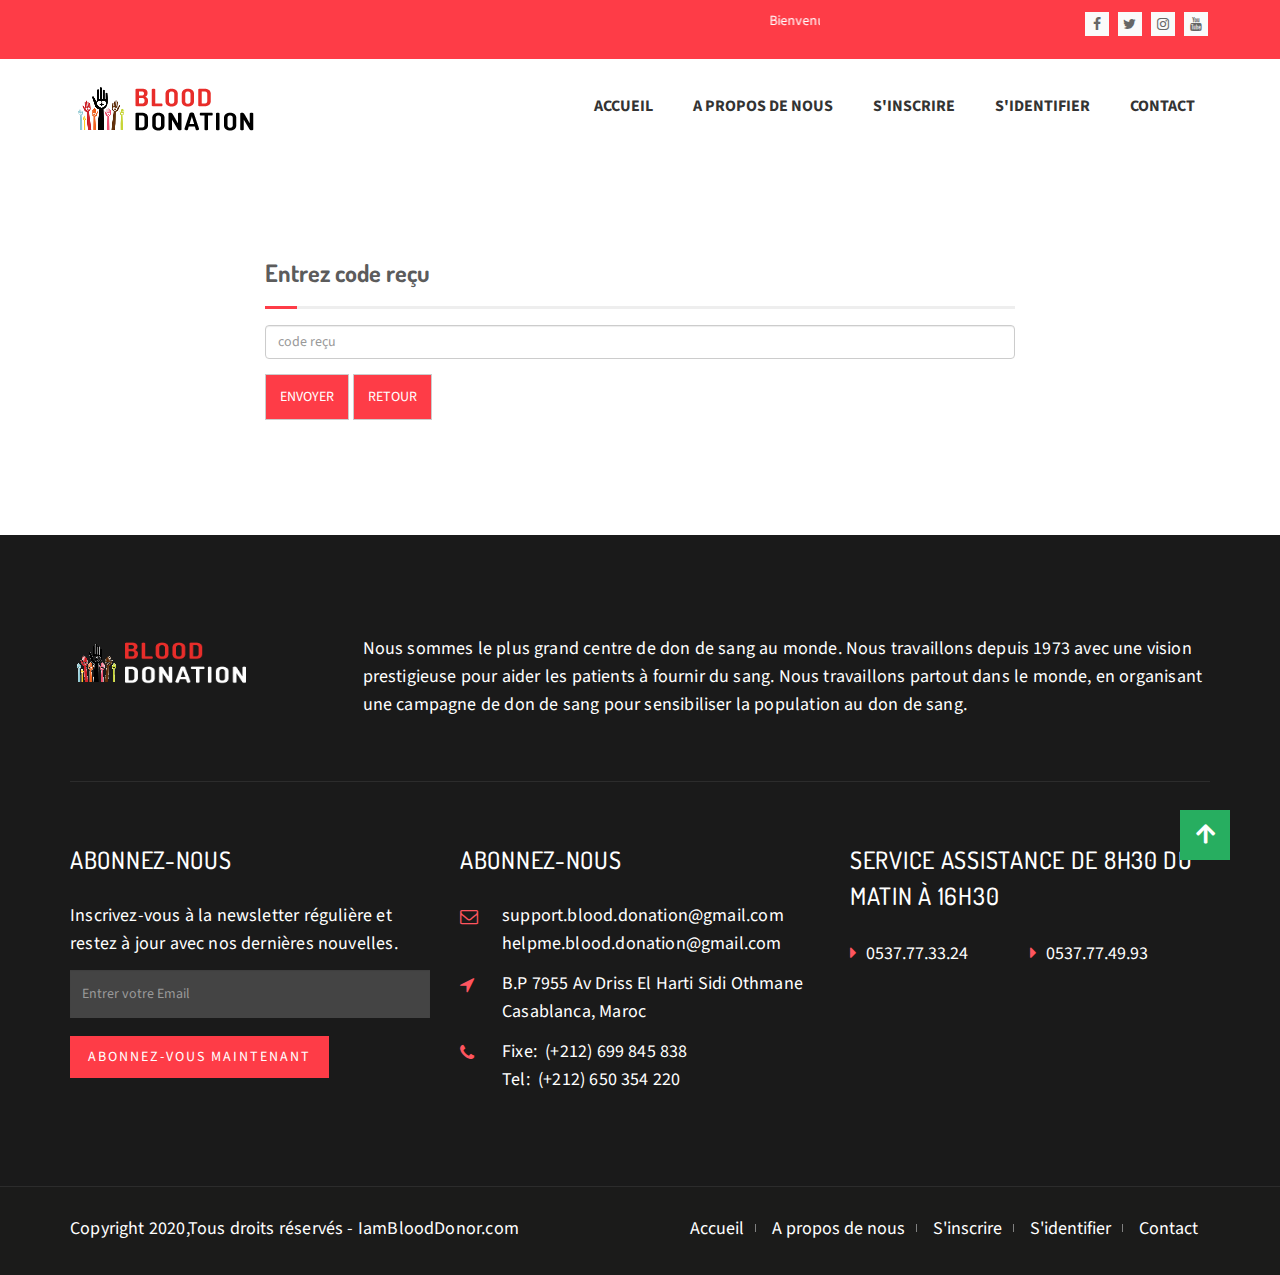
<file: codeverifier.html>
<!DOCTYPE html>
<!--[if IE 8]> <html lang="en" class="ie8"> <![endif]-->
<!--[if !IE]><!-->
<html lang="en">
<!--<![endif]-->

<head>
    <meta charset="utf-8">
    <title>Blood Donation</title>
    <meta name="viewport" content="width=device-width, initial-scale=1, maximum-scale=1">
    <meta name="description" content="Blood Donation">
    <meta name="author" content="xenioushk">
    <link rel="stylesheet" href="https://use.fontawesome.com/releases/v5.4.1/css/all.css">
    <link rel="shortcut icon" href="images/favicon.png" />

    <!-- HTML5 shim, for IE6-8 support of HTML5 elements -->
    <!--[if lt IE 9]>
    <script src="http://html5shim.googlecode.com/svn/trunk/html5.js"></script>
        <![endif]-->

    <!-- The styles -->
    <link rel="stylesheet" href="css/bootstrap.min.css" />
    <link href="css/font-awesome.min.css" rel="stylesheet" type="text/css">
    <link href="https://stackpath.bootstrapcdn.com/font-awesome/4.7.0/css/font-awesome.min.css" rel="stylesheet"
        integrity="sha384-wvfXpqpZZVQGK6TAh5PVlGOfQNHSoD2xbE+QkPxCAFlNEevoEH3Sl0sibVcOQVnN" crossorigin="anonymous">
    <link href="css/animate.css" rel="stylesheet" type="text/css">
    <link href="css/owl.carousel.css" rel="stylesheet" type="text/css">
    <link href="css/venobox.css" rel="stylesheet" type="text/css">
    <link rel="stylesheet" href="css/styles.css" />
<body>
            <!--  HEADER -->
    <header class="main-header clearfix" data-sticky_header="true">

        <div class="top-bar clearfix">

            <div class="container">

                <div class="row">

                    <div class="col-md-8 col-sm-12">

                        <!-- <p>Welcome to blood donation center.</p> -->
                        <marquee behavior="" direction="Left">
                            Bienvenue à <span>Blood Donation</span> Il s'agit d'une organisation de don de sang à but non lucratif.Veuillez vous joindre à nous. "Donate Blood Save Life"
                        </marquee>  

                    </div>

                    <div class="col-md-4col-sm-12">
                        <div class="top-bar-social">
                            <a href="#"><i class="fa fa-facebook"></i></a>
                            <a href="#"><i class="fa fa-twitter"></i></a>
                            <a href="#"><i class="fa fa-instagram"></i></a>
                            <a href="#"><i class="fa fa-youtube"></i></a>
                        </div>
                    </div>

                </div>

            </div> <!--  end .container -->

        </div> <!--  end .top-bar  -->

        <section class="header-wrapper navgiation-wrapper">

            <div class="navbar navbar-default">
                <div class="container">

                    <div class="navbar-header">
                        <button type="button" class="navbar-toggle" data-toggle="collapse" data-target=".navbar-collapse">
                            <span class="icon-bar"></span>
                            <span class="icon-bar"></span>
                            <span class="icon-bar"></span>
                        </button>
                        <a class="logo" href="index.html"><img alt="" src="images/logo.png"></a>
                    </div>

                    <div class="navbar-collapse collapse">
                        <ul class="nav navbar-nav navbar-right">
                            <li class="drop">
                                <a href="index.html" title="Home">Accueil</a>
                            </li>
                            <li><a href="about-us.html" title="About Us">A propos de nous</a></li>
                            <li><a href="singup.html" title="Register"> S'inscrire</a></li>
                                    <li><a href="signin.html" title="Login">S'identifier</a></li>
                            <!-- <li>
                                <a href="#">Campaign</a>
                                <ul class="drop-down">
                                    <li><a href="events.html">All Campaigns</a></li>
                                    <li><a href="event-single.html">Single Campaign</a></li>
                                </ul>
                            </li> 

                            <li class="drop"><a href="#">Pages</a>
                                <ul class="drop-down">


                                    <li><a href="faq.html" title="FAQ">FAQ</a></li>
                                    <li class="drop"><a href="#">Gallery</a>
                                        <ul class="drop-down level3">
                                            <li><a href="gallery-1.html">Layout 01</a></li>
                                            <li><a href="gallery-2.html">Layout 02</a></li>

                                        </ul>
                                    </li>
                                    <li><a href="404.html" title="404 Page">404 Page</a></li>
                                    <li class="drop"><a href="#">Level 3</a>
                                        <ul class="drop-down level3">
                                            <li><a href="#">Level 3.1</a></li>
                                            <li><a href="#">Level 3.2</a></li>
                                            <li><a href="#">Level 3.3</a></li>
                                        </ul>
                                    </li>
                                </ul>
                            </li>
                            <li>
                                <a href="#">Blog</a>
                                <ul class="drop-down">
                                    <li><a href="blog.html">All Posts</a></li>
                                    <li><a href="single.html">Single Page</a></li>
                                </ul>
                            </li> -->
                            <li><a href="contact.html">Contact</a></li>
                        </ul>
                    </div>
                </div>
            </div>
        </section>
    </header> <!-- end main-header  -->

    <section class="section-content-block section-contact-block">
        <div class="container">
            <div class="row">
                <div class="col-sm-12 col-md-8 col-md-offset-2 wow fadeInLeft">
                    <div class="contact-form-block">
                        <h2 class="contact-title">Entrez code  reçu </h2>
                        <form role="form" action="#" method="post" id="comment-form">
                            
                            <div class="form-group">
                                <input type="tel" class="form-control" id="user_email" name="user_email" placeholder="code reçu"
                                    data-msg="Veuillez écrire votre telephone valide" />
                            </div>
                            <div class="form-group">
                                <button type="submit" class="btn btn-custom">Envoyer</button>
                                <a  href="verifier.html" class="btn btn-custom">Retour </a>
                            </div>
                            
                            
                        </form>
                    </div> <!-- end .contact-form-block  -->

                </div> <!--  end col-sm-6  -->
            </div> <!-- end row  -->

        </div> <!--  end .container -->
    </section> <!-- end .section-content-block  -->

    


          <!-- START FOOTER  -->

    <footer>

        <section class="footer-widget-area footer-widget-area-bg">

            <div class="container">

                <div class="row">

                    <div class="col-lg-12 col-md-12 col-sm-12 col-xs-12">

                        <div class="about-footer">

                            <div class="row">

                                <div class="col-lg-3 col-md-3 col-sm-3 col-xs-12">
                                    <img src="images/logo2.png" alt="" />
                                </div> <!--  end col-lg-3-->

                                <div class="col-lg-9 col-md-9 col-sm-9 col-xs-12">
                                    <p>
                                        Nous sommes le plus grand centre de don de sang au monde. Nous travaillons depuis 1973 avec une vision prestigieuse pour aider les patients à fournir du sang. Nous travaillons partout dans le monde, en organisant une campagne de don de sang pour sensibiliser la population au don de sang.
                                    </p>
                                </div> <!--  end .col-lg-9  -->

                            </div> <!--  end .row -->

                        </div> <!--  end .about-footer  -->

                    </div> <!--  end .col-md-12  -->

                </div> <!--  end .row  -->

                <div class="row">

                    <div class="col-md-4 col-sm-6 col-xs-12">

                        <div class="footer-widget">
                            <div class="sidebar-widget-wrapper">
                                <div class="footer-widget-header clearfix">
                                    <h3>Abonnez-nous</h3>
                                </div>
                                <p>Inscrivez-vous à la newsletter régulière et restez à jour avec nos dernières nouvelles.</p>
                                <div class="footer-subscription">
                                    <p>
                                        <input id="mc4wp_email" class="form-control" required="" placeholder="Entrer votre Email"
                                            name="EMAIL" type="email">
                                    </p>
                                    <p>
                                        <input class="btn btn-default" value="Abonnez-vous maintenant" type="submit">
                                    </p>
                                </div>
                            </div>
                        </div>

                    </div> <!--  end .col-md-4 col-sm-12 -->

                    <div class="col-md-4 col-sm-6 col-xs-12">

                        <div class="footer-widget">

                            <div class="sidebar-widget-wrapper">

                                <div class="footer-widget-header clearfix">
                                    <h3>Abonnez-nous</h3>
                                </div> <!--  end .footer-widget-header -->


                                <div class="textwidget">

                                    <i class="fa fa-envelope-o fa-contact"></i>
                                    <p><a href="#">support.blood.donation@gmail.com</a><br /><a href="#">helpme.blood.donation@gmail.com</a></p>

                                    <i class="fa fa-location-arrow fa-contact"></i>
                                    <p>B.P 7955 Av Driss El Harti Sidi Othmane<br />Casablanca, Maroc</p>

                                    <i class="fa fa-phone fa-contact"></i>
                                    <p>Fixe:&nbsp; (+212) 699 845 838<br />Tel:&nbsp; (+212) 650 354 220</p>

                                </div>

                            </div> <!-- end .footer-widget-wrapper  -->

                        </div> <!--  end .footer-widget  -->

                    </div> <!--  end .col-md-4 col-sm-12 -->

                    <div class="col-md-4 col-sm-12 col-xs-12">

                        <div class="footer-widget clearfix">

                            <div class="sidebar-widget-wrapper">

                                <div class="footer-widget-header clearfix">
                                    <h3>Service Assistance de 8h30 du matin à 16h30</h3>
                                </div> <!--  end .footer-widget-header -->


                                <ul class="footer-useful-links">

                                    <li>
                                        <a href="#">
                                            <i class="fa fa-caret-right fa-footer"></i>
                                            0537.77.33.24
                                        </a>
                                    </li>

                                    <li>
                                        <a href="#">
                                            <i class="fa fa-caret-right fa-footer"></i>
                                            0537.77.49.93
                                        </a>
                                    </li>

                                </ul>

                            </div> <!--  end .footer-widget  -->

                        </div> <!--  end .footer-widget  -->

                    </div> <!--  end .col-md-4 col-sm-12 -->

                </div> <!-- end row  -->

            </div> <!-- end .container  -->

        </section> <!--  end .footer-widget-area  -->

        <!--FOOTER CONTENT  -->

        <section class="footer-contents">

            <div class="container">

                <div class="row clearfix">

                    <div class="col-md-6 col-sm-12">
                        <p class="copyright-text"> Copyright 2020,Tous droits réservés - IamBloodDonor.com</p>
                    </div> <!-- end .col-sm-6  -->

                    <div class="col-md-6 col-sm-12 text-right">
                        <div class="footer-nav">
                            <nav>
                                <ul>
                                    <li class="drop">
                                        <a href="index.html" title="Home">Accueil</a>
                                    </li>
                                    <li><a href="about-us.html" title="About Us">A propos de nous</a></li>
                                    <li><a href="singup.html" title="Register"> S'inscrire</a></li>
                                    <li><a href="signin.html" title="Login">S'identifier</a></li>
                                    <!-- <li>
                                        <a href="#">Campaign</a>
                                        <ul class="drop-down">
                                            <li><a href="events.html">All Campaigns</a></li>
                                            <li><a href="event-single.html">Single Campaign</a></li>
                                        </ul>
                                    </li> 
        
                                    <li class="drop"><a href="#">Pages</a>
                                        <ul class="drop-down">
        
        
                                            <li><a href="faq.html" title="FAQ">FAQ</a></li>
                                            <li class="drop"><a href="#">Gallery</a>
                                                <ul class="drop-down level3">
                                                    <li><a href="gallery-1.html">Layout 01</a></li>
                                                    <li><a href="gallery-2.html">Layout 02</a></li>
        
                                                </ul>
                                            </li>
                                            <li><a href="404.html" title="404 Page">404 Page</a></li>
                                            <li class="drop"><a href="#">Level 3</a>
                                                <ul class="drop-down level3">
                                                    <li><a href="#">Level 3.1</a></li>
                                                    <li><a href="#">Level 3.2</a></li>
                                                    <li><a href="#">Level 3.3</a></li>
                                                </ul>
                                            </li>
                                        </ul>
                                    </li>
                                    <li>
                                        <a href="#">Blog</a>
                                        <ul class="drop-down">
                                            <li><a href="blog.html">All Posts</a></li>
                                            <li><a href="single.html">Single Page</a></li>
                                        </ul>
                                    </li> -->
                                    <li><a href="contact.html">Contact</a></li>
                                </ul>
                            </nav>
                        </div> <!--  end .footer-nav  -->
                    </div> <!--  end .col-lg-6  -->

                </div> <!-- end .row  -->

            </div> <!--  end .container  -->

        </section> <!--  end .footer-content  -->

    </footer>

    <a class="gotopbtn" href="#"> <i class="fas fa-arrow-up"></i> </a>

    <!-- END FOOTER  -->

    <!-- Back To Top Button  -->

    <script src="js/jquery.min.js"></script>
    <script src="js/bootstrap.min.js"></script>
    <script src="js/wow.min.js"></script>
    <script src="js/jquery.backTop.min.js "></script>
    <script src="js/waypoints.min.js"></script>
    <script src="js/waypoints-sticky.min.js"></script>
    <script src="js/owl.carousel.min.js"></script>
    <script src="js/jquery.stellar.min.js"></script>
    <script src="js/jquery.counterup.min.js"></script>
    <script src="js/venobox.min.js"></script>
    <script src="js/custom-scripts.js"></script>
</body>

</html>
</file>
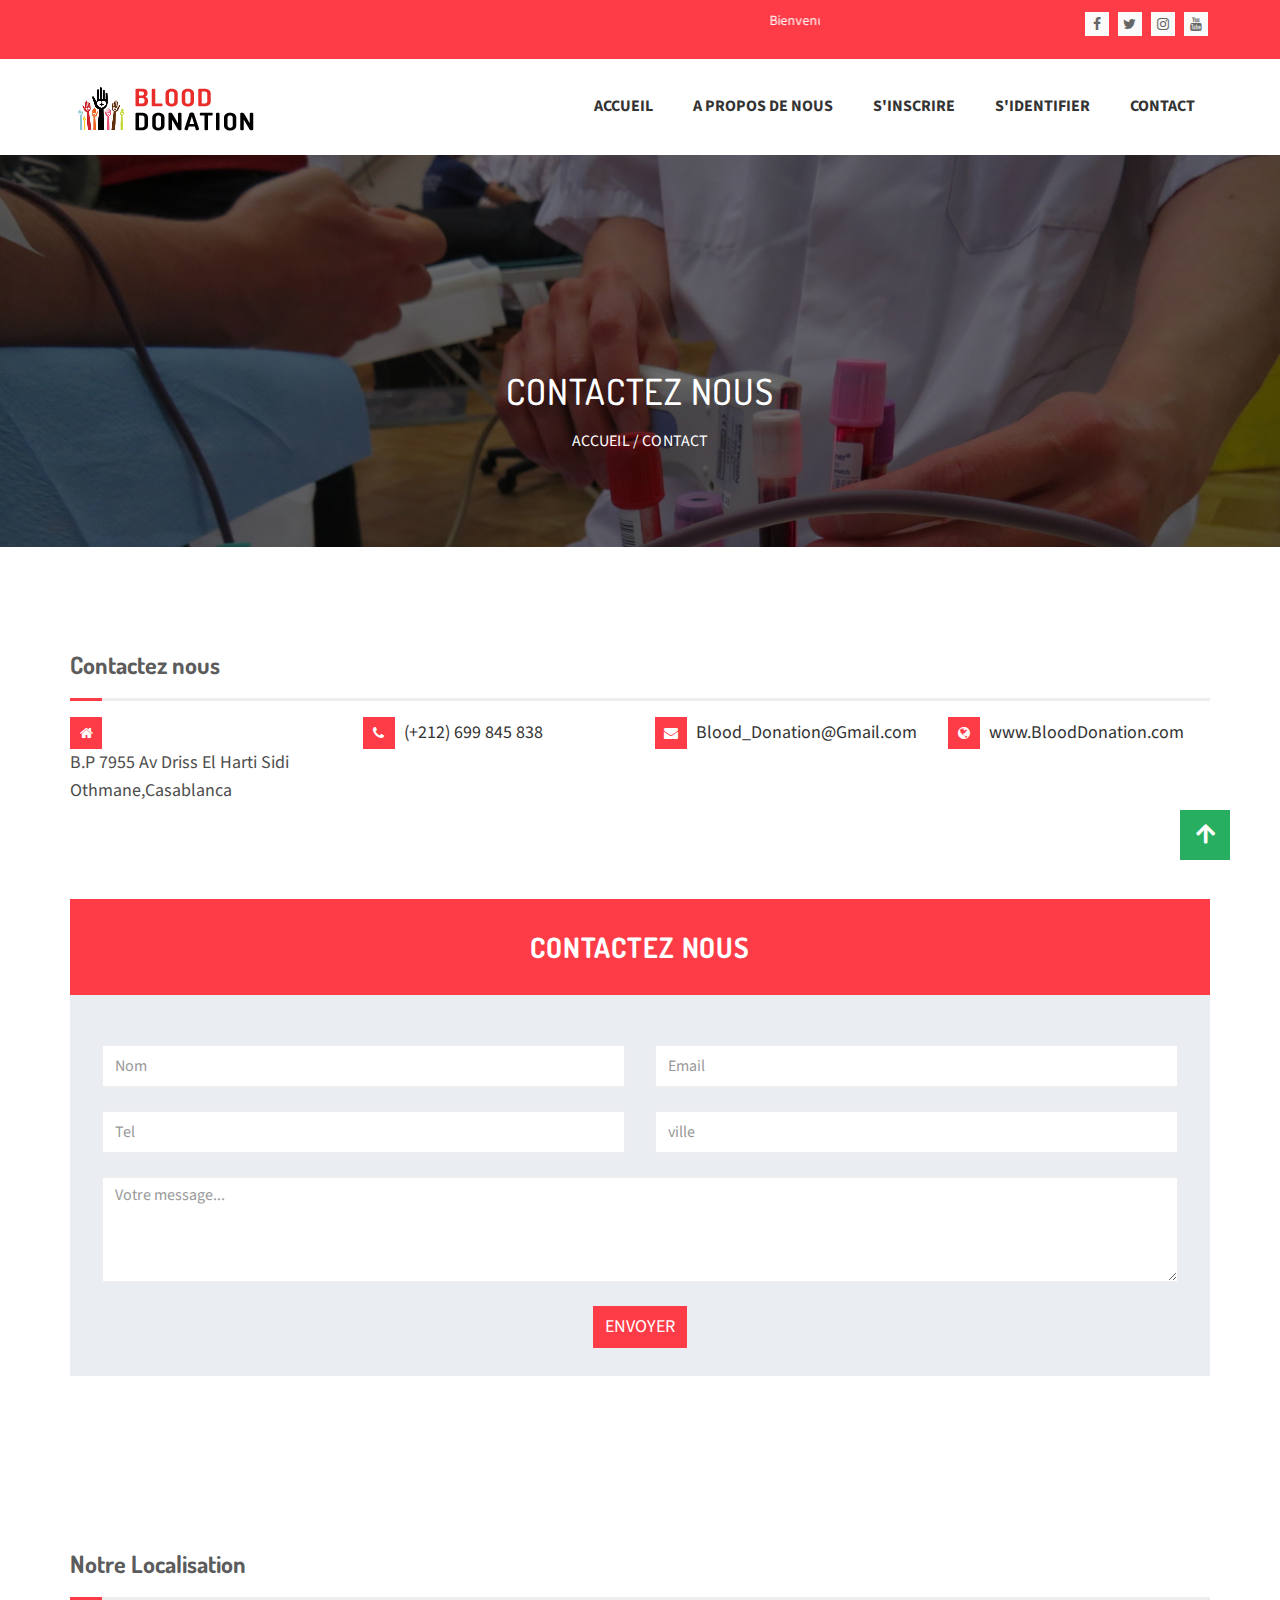
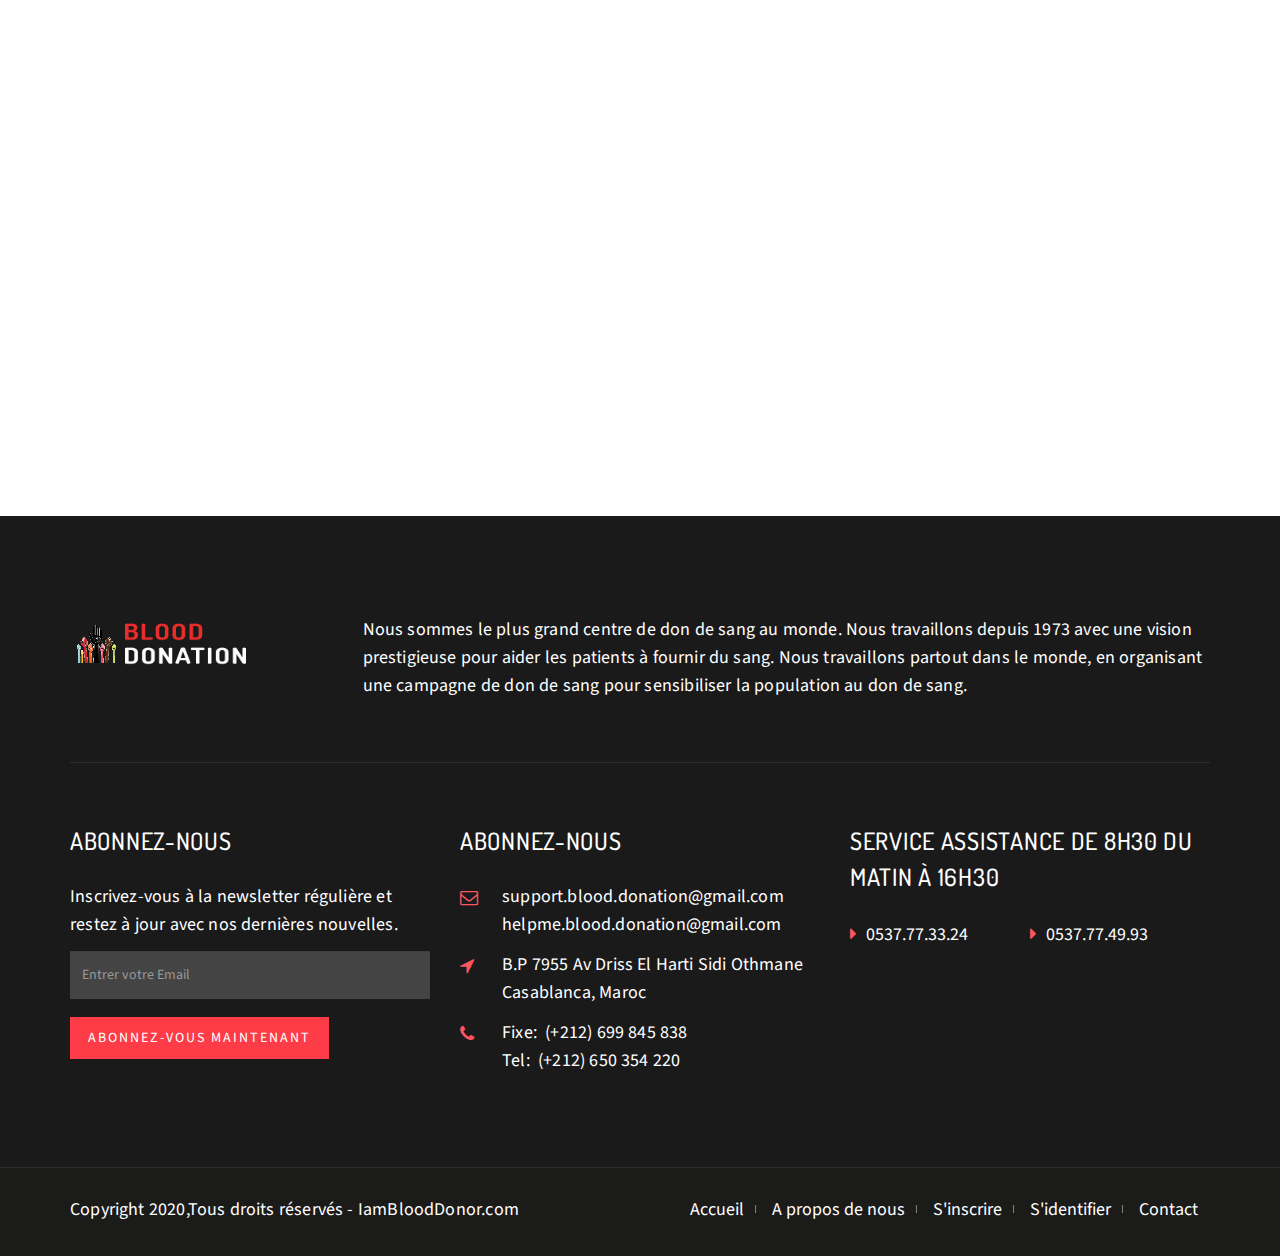
<file: contact.html>
<!DOCTYPE html>
<!--[if IE 8]> <html lang="en" class="ie8"> <![endif]-->
<!--[if !IE]><!-->
<html lang="en">
<!--<![endif]-->

<head>
    <meta charset="utf-8">
    <title>Blood Donation - Activism & Campaign HTML5 Template</title>
    <meta name="viewport" content="width=device-width, initial-scale=1, maximum-scale=1">
    <meta name="description" content="Blood Donation - Activism & Campaign HTML5 Template">
    <meta name="author" content="xenioushk">
    <link rel="stylesheet" href="https://use.fontawesome.com/releases/v5.4.1/css/all.css">
    <link rel="shortcut icon" href="images/favicon.png" />

    <!-- HTML5 shim, for IE6-8 support of HTML5 elements -->
    <!--[if lt IE 9]>
    <script src="http://html5shim.googlecode.com/svn/trunk/html5.js"></script>
        <![endif]-->

    <!-- The styles -->
    <link rel="stylesheet" href="css/bootstrap.min.css" />
    <link href="css/font-awesome.min.css" rel="stylesheet" type="text/css">
    <link href="https://stackpath.bootstrapcdn.com/font-awesome/4.7.0/css/font-awesome.min.css" rel="stylesheet"
        integrity="sha384-wvfXpqpZZVQGK6TAh5PVlGOfQNHSoD2xbE+QkPxCAFlNEevoEH3Sl0sibVcOQVnN" crossorigin="anonymous">
    <link href="css/animate.css" rel="stylesheet" type="text/css">
    <link href="css/owl.carousel.css" rel="stylesheet" type="text/css">
    <link href="css/venobox.css" rel="stylesheet" type="text/css">
    <link rel="stylesheet" href="css/styles.css" />
</head>
<body>
           <!--  HEADER -->
    <header class="main-header clearfix" data-sticky_header="true">

        <div class="top-bar clearfix">

            <div class="container">

                <div class="row">

                    <div class="col-md-8 col-sm-12">

                        <!-- <p>Welcome to blood donation center.</p> -->
                        <marquee behavior="" direction="Left">
                            Bienvenue à <span>Blood Donation</span> Il s'agit d'une organisation de don de sang à but non lucratif.Veuillez vous joindre à nous. "Donate Blood Save Life"
                        </marquee>  

                    </div>

                    <div class="col-md-4col-sm-12">
                        <div class="top-bar-social">
                            <a href="#"><i class="fa fa-facebook"></i></a>
                            <a href="#"><i class="fa fa-twitter"></i></a>
                            <a href="#"><i class="fa fa-instagram"></i></a>
                            <a href="#"><i class="fa fa-youtube"></i></a>
                        </div>
                    </div>

                </div>

            </div> <!--  end .container -->

        </div> <!--  end .top-bar  -->

        <section class="header-wrapper navgiation-wrapper">

            <div class="navbar navbar-default">
                <div class="container">

                    <div class="navbar-header">
                        <button type="button" class="navbar-toggle" data-toggle="collapse" data-target=".navbar-collapse">
                            <span class="icon-bar"></span>
                            <span class="icon-bar"></span>
                            <span class="icon-bar"></span>
                        </button>
                        <a class="logo" href="index.html"><img alt="" src="images/logo.png"></a>
                    </div>

                    <div class="navbar-collapse collapse">
                        <ul class="nav navbar-nav navbar-right">
                            <li class="drop">
                                <a href="index.html" title="Home">Accueil</a>
                            </li>
                            <li><a href="about-us.html" title="About Us">A propos de nous</a></li>
                            <li><a href="singup.html" title="Register"> S'inscrire</a></li>
                                    <li><a href="signin.html" title="Login">S'identifier</a></li>
                            <!-- <li>
                                <a href="#">Campaign</a>
                                <ul class="drop-down">
                                    <li><a href="events.html">All Campaigns</a></li>
                                    <li><a href="event-single.html">Single Campaign</a></li>
                                </ul>
                            </li> 

                            <li class="drop"><a href="#">Pages</a>
                                <ul class="drop-down">


                                    <li><a href="faq.html" title="FAQ">FAQ</a></li>
                                    <li class="drop"><a href="#">Gallery</a>
                                        <ul class="drop-down level3">
                                            <li><a href="gallery-1.html">Layout 01</a></li>
                                            <li><a href="gallery-2.html">Layout 02</a></li>

                                        </ul>
                                    </li>
                                    <li><a href="404.html" title="404 Page">404 Page</a></li>
                                    <li class="drop"><a href="#">Level 3</a>
                                        <ul class="drop-down level3">
                                            <li><a href="#">Level 3.1</a></li>
                                            <li><a href="#">Level 3.2</a></li>
                                            <li><a href="#">Level 3.3</a></li>
                                        </ul>
                                    </li>
                                </ul>
                            </li>
                            <li>
                                <a href="#">Blog</a>
                                <ul class="drop-down">
                                    <li><a href="blog.html">All Posts</a></li>
                                    <li><a href="single.html">Single Page</a></li>
                                </ul>
                            </li> -->
                            <li><a href="contact.html">Contact</a></li>
                        </ul>
                    </div>
                </div>
            </div>
        </section>
    </header> <!-- end main-header  -->


    <!--  PAGE HEADING -->
    <section class="page-header" data-stellar-background-ratio="1.2">
        <div class="container">
            <div class="row">
                <div class="col-sm-12 text-center">
                    <h3>
                        Contactez nous
                    </h3>
                    <p class="page-breadcrumb">
                        <a href="#">Accueil</a> / Contact
                    </p>
                </div>
            </div> <!-- end .row  -->   
        </div> <!-- end .container  -->

    </section> <!-- end .page-header  -->
    <!--  MAIN CONTENT  -->
    

    <section class="section-content-block section-contact-block no-bottom-padding">
        <div class="container">
            <div class="row">

                <div class="col-md-12">
                    <h2 class="contact-title">Contactez nous</h2>
                </div>

                <div class="col-md-3">

                    <ul class="contact-info">
                        <li>
                            <span class="icon-container"><i class="fa fa-home"></i></span>
                            <address>B.P 7955 Av Driss El Harti Sidi Othmane,Casablanca</address>
                        </li>
                    </ul>
                </div>
                <div class="col-md-3">
                    <ul class="contact-info">
                        <li>
                            <span class="icon-container"><i class="fa fa-phone"></i></span>
                            <address><a href="#">(+212) 699 845 838</a></address>
                        </li>

                    </ul>
                </div>
                <div class="col-md-3">
                    <ul class="contact-info">
                        <li>
                            <span class="icon-container"><i class="fa fa-envelope"></i></span>
                            <address><a href="mailto:">Blood_Donation@Gmail.com</a></address>
                        </li>
                    </ul>

                </div>
                <div class="col-md-3">
                    <ul class="contact-info">
                        <li>
                            <span class="icon-container"><i class="fa fa-globe"></i></span>
                            <address><a href="#">www.BloodDonation.com</a></address>
                        </li>
                    </ul>
                </div>
            </div>

        </div>

    </section>
    <!--  SECTION APPOINTMENT   -->

    <section class="section-appointment">
        <div class="container wow fadeInUp">
            <div class="row">
                <div class="col-lg-12 col-md-12 col-sm-12 col-xs-12">
                    <div class="appointment-form-wrapper text-center clearfix">
                        <h3 class="join-heading">Contactez nous </h3>
                        <form class="appoinment-form">
                            <div class="form-group col-md-6">
                                <input id="your_name" class="form-control" placeholder="Nom" type="text">
                            </div>
                            <div class="form-group col-md-6">
                                <input id="your_email" class="form-control" placeholder="Email" type="email">
                            </div>
                            <div class="form-group col-md-6">
                                <input id="your_phone" class="form-control" placeholder="Tel" type="text">
                            </div>
                            <div class="form-group col-md-6">
                                <input id="your_phone" class="form-control" placeholder="ville" type="text">
                            </div>
                            <div class="form-group col-md-12 col-sm-12 col-xs-12"> 
                                <textarea id="textarea_message" class="form-control" rows="4" placeholder="Votre message..."></textarea>
                            </div>

                            <div class="form-group col-md-12 col-sm-12 col-xs-12">
                                <button id="btn_submit" class="btn-submit" type="submit">Envoyer</button>
                            </div>

                        </form>

                    </div> <!-- end .appointment-form-wrapper  -->

                </div> <!--  end .col-lg-6 -->

            </div> <!--  end .row  -->

        </div> <!--  end .container -->

    </section> <!--  end .appointment-section  -->

    <section class="section-content-block section-contact-block">

        <div class="container">

            <div class="row">

                <div class=" col-md-12 col-sm-12 wow fadeInRight"> 

                    <h2 class="contact-title">Notre Localisation</h2>


                    <div class="section-google-map-block wow fadeInUp">

                        <div id="map_canvas">
                            <iframe src="https://www.google.com/maps/embed?pb=!1m18!1m12!1m3!1d3324.4905875085046!2d-7.5436682847976515!3d33.56660948074092!2m3!1f0!2f0!3f0!3m2!1i1024!2i768!4f13.1!3m3!1m2!1s0xda633261bbe100f%3A0xe48b03dd8c6794a0!2sFacult%C3%A9%20des%20Sciences%20Ben%20M&#39;sik!5e0!3m2!1sen!2sma!4v1589590913998!5m2!1sen!2sma" width="100%" height="450" frameborder="0" style="border:0;" allowfullscreen="" aria-hidden="false" tabindex="0"></iframe>
                        </div>

                    </div> <!-- end .section-content-block  -->

                </div> <!--  end col-sm-6  -->

            </div> <!-- end row  -->

        </div> <!--  end .container -->

    </section> <!-- end .section-content-block  -->

          <!-- START FOOTER  -->

    <footer>

        <section class="footer-widget-area footer-widget-area-bg">

            <div class="container">

                <div class="row">

                    <div class="col-lg-12 col-md-12 col-sm-12 col-xs-12">

                        <div class="about-footer">

                            <div class="row">

                                <div class="col-lg-3 col-md-3 col-sm-3 col-xs-12">
                                    <img src="images/logo2.png" alt="" />
                                </div> <!--  end col-lg-3-->

                                <div class="col-lg-9 col-md-9 col-sm-9 col-xs-12">
                                    <p>
                                        Nous sommes le plus grand centre de don de sang au monde. Nous travaillons depuis 1973 avec une vision prestigieuse pour aider les patients à fournir du sang. Nous travaillons partout dans le monde, en organisant une campagne de don de sang pour sensibiliser la population au don de sang.
                                    </p>
                                </div> <!--  end .col-lg-9  -->

                            </div> <!--  end .row -->

                        </div> <!--  end .about-footer  -->

                    </div> <!--  end .col-md-12  -->

                </div> <!--  end .row  -->

                <div class="row">

                    <div class="col-md-4 col-sm-6 col-xs-12">

                        <div class="footer-widget">
                            <div class="sidebar-widget-wrapper">
                                <div class="footer-widget-header clearfix">
                                    <h3>Abonnez-nous</h3>
                                </div>
                                <p>Inscrivez-vous à la newsletter régulière et restez à jour avec nos dernières nouvelles.</p>
                                <div class="footer-subscription">
                                    <p>
                                        <input id="mc4wp_email" class="form-control" required="" placeholder="Entrer votre Email"
                                            name="EMAIL" type="email">
                                    </p>
                                    <p>
                                        <input class="btn btn-default" value="Abonnez-vous maintenant" type="submit">
                                    </p>
                                </div>
                            </div>
                        </div>

                    </div> <!--  end .col-md-4 col-sm-12 -->

                    <div class="col-md-4 col-sm-6 col-xs-12">

                        <div class="footer-widget">

                            <div class="sidebar-widget-wrapper">

                                <div class="footer-widget-header clearfix">
                                    <h3>Abonnez-nous</h3>
                                </div> <!--  end .footer-widget-header -->


                                <div class="textwidget">

                                    <i class="fa fa-envelope-o fa-contact"></i>
                                    <p><a href="#">support.blood.donation@gmail.com</a><br /><a href="#">helpme.blood.donation@gmail.com</a></p>

                                    <i class="fa fa-location-arrow fa-contact"></i>
                                    <p>B.P 7955 Av Driss El Harti Sidi Othmane<br />Casablanca, Maroc</p>

                                    <i class="fa fa-phone fa-contact"></i>
                                    <p>Fixe:&nbsp; (+212) 699 845 838<br />Tel:&nbsp; (+212) 650 354 220</p>

                                </div>

                            </div> <!-- end .footer-widget-wrapper  -->

                        </div> <!--  end .footer-widget  -->

                    </div> <!--  end .col-md-4 col-sm-12 -->

                    <div class="col-md-4 col-sm-12 col-xs-12">

                        <div class="footer-widget clearfix">

                            <div class="sidebar-widget-wrapper">

                                <div class="footer-widget-header clearfix">
                                    <h3>Service Assistance de 8h30 du matin à 16h30</h3>
                                </div> <!--  end .footer-widget-header -->


                                <ul class="footer-useful-links">

                                    <li>
                                        <a href="#">
                                            <i class="fa fa-caret-right fa-footer"></i>
                                            0537.77.33.24
                                        </a>
                                    </li>

                                    <li>
                                        <a href="#">
                                            <i class="fa fa-caret-right fa-footer"></i>
                                            0537.77.49.93
                                        </a>
                                    </li>

                                </ul>

                            </div> <!--  end .footer-widget  -->

                        </div> <!--  end .footer-widget  -->

                    </div> <!--  end .col-md-4 col-sm-12 -->

                </div> <!-- end row  -->

            </div> <!-- end .container  -->

        </section> <!--  end .footer-widget-area  -->

        <!--FOOTER CONTENT  -->

        <section class="footer-contents">

            <div class="container">

                <div class="row clearfix">

                    <div class="col-md-6 col-sm-12">
                        <p class="copyright-text"> Copyright 2020,Tous droits réservés - IamBloodDonor.com</p>
                    </div> <!-- end .col-sm-6  -->

                    <div class="col-md-6 col-sm-12 text-right">
                        <div class="footer-nav">
                            <nav>
                                <ul>
                                    <li class="drop">
                                        <a href="index.html" title="Home">Accueil</a>
                                    </li>
                                    <li><a href="about-us.html" title="About Us">A propos de nous</a></li>
                                    <li><a href="singup.html" title="Register"> S'inscrire</a></li>
                                    <li><a href="signin.html" title="Login">S'identifier</a></li>
                                    <!-- <li>
                                        <a href="#">Campaign</a>
                                        <ul class="drop-down">
                                            <li><a href="events.html">All Campaigns</a></li>
                                            <li><a href="event-single.html">Single Campaign</a></li>
                                        </ul>
                                    </li> 
        
                                    <li class="drop"><a href="#">Pages</a>
                                        <ul class="drop-down">
        
        
                                            <li><a href="faq.html" title="FAQ">FAQ</a></li>
                                            <li class="drop"><a href="#">Gallery</a>
                                                <ul class="drop-down level3">
                                                    <li><a href="gallery-1.html">Layout 01</a></li>
                                                    <li><a href="gallery-2.html">Layout 02</a></li>
        
                                                </ul>
                                            </li>
                                            <li><a href="404.html" title="404 Page">404 Page</a></li>
                                            <li class="drop"><a href="#">Level 3</a>
                                                <ul class="drop-down level3">
                                                    <li><a href="#">Level 3.1</a></li>
                                                    <li><a href="#">Level 3.2</a></li>
                                                    <li><a href="#">Level 3.3</a></li>
                                                </ul>
                                            </li>
                                        </ul>
                                    </li>
                                    <li>
                                        <a href="#">Blog</a>
                                        <ul class="drop-down">
                                            <li><a href="blog.html">All Posts</a></li>
                                            <li><a href="single.html">Single Page</a></li>
                                        </ul>
                                    </li> -->
                                    <li><a href="contact.html">Contact</a></li>
                                </ul>
                            </nav>
                        </div> <!--  end .footer-nav  -->
                    </div> <!--  end .col-lg-6  -->

                </div> <!-- end .row  -->

            </div> <!--  end .container  -->

        </section> <!--  end .footer-content  -->

    </footer>

    <a class="gotopbtn" href="#"> <i class="fas fa-arrow-up"></i> </a>

    <!-- END FOOTER  -->

    <!-- Back To Top Button  -->

    <script src="js/jquery.min.js"></script>
    <script src="js/bootstrap.min.js"></script>
    <script src="js/wow.min.js"></script>
    <script src="js/jquery.backTop.min.js "></script>
    <script src="js/waypoints.min.js"></script>
    <script src="js/waypoints-sticky.min.js"></script>
    <script src="js/owl.carousel.min.js"></script>
    <script src="js/jquery.stellar.min.js"></script>
    <script src="js/jquery.counterup.min.js"></script>
    <script src="js/venobox.min.js"></script>
    <script src="js/custom-scripts.js"></script>
</body>

</html>
</file>
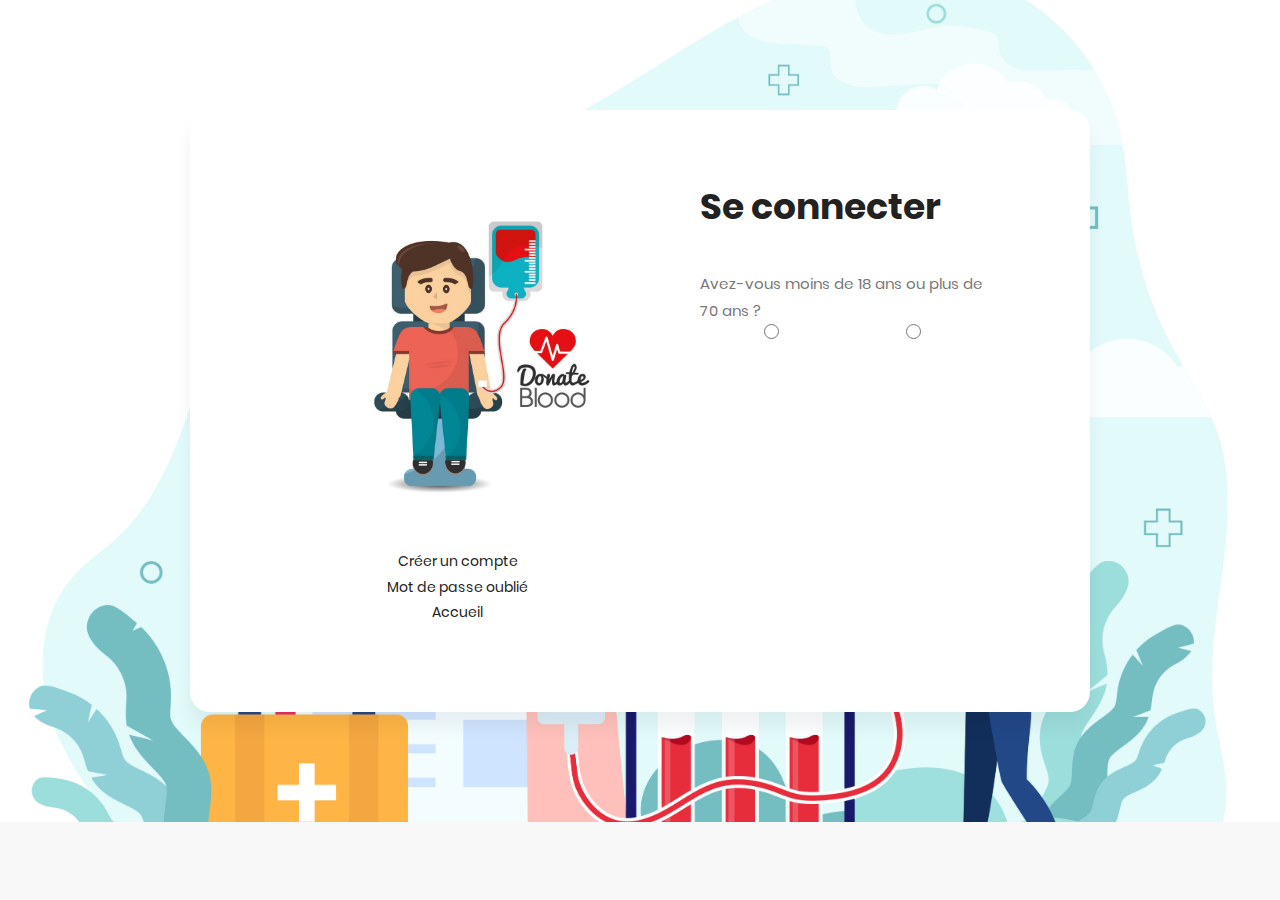
<file: homme.html>
<!DOCTYPE html>
<html lang="en">
<head>
    <meta charset="UTF-8">
    <meta name="viewport" content="width=device-width, initial-scale=1.0">
    <meta http-equiv="X-UA-Compatible" content="ie=edge">
    <title>Sign In </title>

    <!-- Font Icon -->
    <link rel="stylesheet" href="fonts/material-icon/css/material-design-iconic-font.min.css">
    <link rel="stylesheet" href="bootstrap\css\bootstrap.min.css">

    <!-- Main css -->
    <link rel="stylesheet" href="css/style3.css">
</head>
<body>

    <div class="main">

        <!-- Sing in  Form -->
        <section class="sign-in">
            <div class="container">
                <div class="signin-content">
                    <div class="signin-image">
                        <figure><img src="images/now.jpg" alt="sing up image"></figure>
                        <a href="singup.html" class="signup-image-link">Créer un compte</a>
                        <a href="verifier.html" class="signup-image-link">Mot de passe oublié</a>
                        <a href="index.html" class="signup-image-link">Accueil</a>
                    </div>

                    <div class="signin-form">
                        <h2 class="form-title">Se connecter</h2>
                        <form method="POST" class="register-form" id="login-form">
                            <div class="form-group" >
                                <div class="input-group mb-3">
                                    <p>Avez-vous moins de 18 ans ou plus de 70 ans ?</p>
                                    <input type="radio"  id="non" class="form-control inptinsc" name="1" style="height:15px; width:15px; vertical-align: middle;"  >
                                    <input type="radio" id="oui" class="form-control inptinsc" name="1" style="height:15px; width:15px; vertical-align: middle;" >
                                        <div class="valid-feedback"></div>
                                        <div class="invalid-feedback">
                                            Pour donner son sang, il faut avoir entre 18 ans et 70 ans inclus.
                                        </div>
                                  </div>
                            </div>
                        </form>   
                    </div>
                </div>
            </div>
        </section>

    </div>

    <!-- JS -->
    <script src="vendor/jquery/jquery.min.js"></script>
    <script src="js/main.js"></script>
</body><!-- This templates was made by Colorlib (https://colorlib.com) -->
</html>
</file>
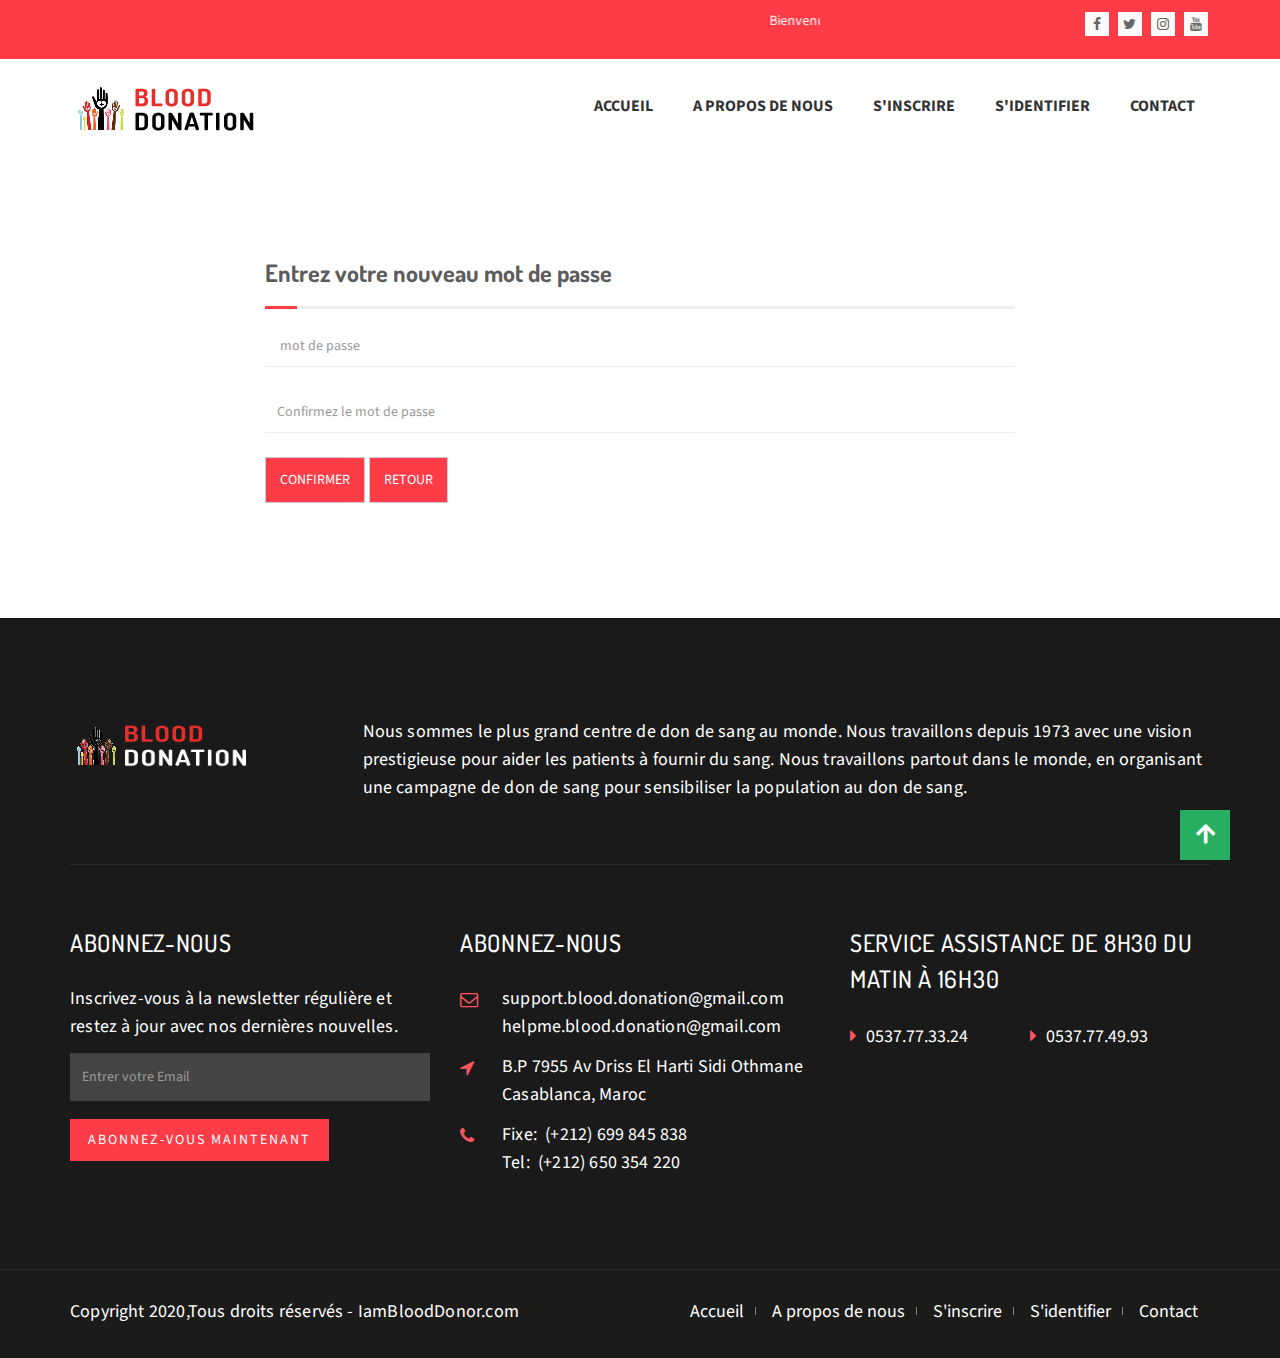
<file: newpassword.html>
<!DOCTYPE html>
<!--[if IE 8]> <html lang="en" class="ie8"> <![endif]-->
<!--[if !IE]><!-->
<html lang="en">
<!--<![endif]-->

<head>
    <meta charset="utf-8">
    <title>Blood Donation</title>
    <meta name="viewport" content="width=device-width, initial-scale=1, maximum-scale=1">
    <meta name="description" content="Blood Donation">
    <meta name="author" content="xenioushk">
    <link rel="stylesheet" href="https://use.fontawesome.com/releases/v5.4.1/css/all.css">
    <link rel="shortcut icon" href="images/favicon.png" />

    <!-- HTML5 shim, for IE6-8 support of HTML5 elements -->
    <!--[if lt IE 9]>
    <script src="http://html5shim.googlecode.com/svn/trunk/html5.js"></script>
        <![endif]-->

    <!-- The styles -->
    <link rel="stylesheet" href="css/bootstrap.min.css" />
    <link href="css/font-awesome.min.css" rel="stylesheet" type="text/css">
    <link href="https://stackpath.bootstrapcdn.com/font-awesome/4.7.0/css/font-awesome.min.css" rel="stylesheet"
        integrity="sha384-wvfXpqpZZVQGK6TAh5PVlGOfQNHSoD2xbE+QkPxCAFlNEevoEH3Sl0sibVcOQVnN" crossorigin="anonymous">
    <link href="css/animate.css" rel="stylesheet" type="text/css">
    <link href="css/owl.carousel.css" rel="stylesheet" type="text/css">
    <link href="css/venobox.css" rel="stylesheet" type="text/css">
    <link rel="stylesheet" href="css/styles.css" />
<body>
            <!--  HEADER -->
    <header class="main-header clearfix" data-sticky_header="true">

        <div class="top-bar clearfix">

            <div class="container">

                <div class="row">

                    <div class="col-md-8 col-sm-12">

                        <!-- <p>Welcome to blood donation center.</p> -->
                        <marquee behavior="" direction="Left">
                            Bienvenue à <span>Blood Donation</span> Il s'agit d'une organisation de don de sang à but non lucratif.Veuillez vous joindre à nous. "Donate Blood Save Life"
                        </marquee>  

                    </div>

                    <div class="col-md-4col-sm-12">
                        <div class="top-bar-social">
                            <a href="#"><i class="fa fa-facebook"></i></a>
                            <a href="#"><i class="fa fa-twitter"></i></a>
                            <a href="#"><i class="fa fa-instagram"></i></a>
                            <a href="#"><i class="fa fa-youtube"></i></a>
                        </div>
                    </div>

                </div>

            </div> <!--  end .container -->

        </div> <!--  end .top-bar  -->

        <section class="header-wrapper navgiation-wrapper">

            <div class="navbar navbar-default">
                <div class="container">

                    <div class="navbar-header">
                        <button type="button" class="navbar-toggle" data-toggle="collapse" data-target=".navbar-collapse">
                            <span class="icon-bar"></span>
                            <span class="icon-bar"></span>
                            <span class="icon-bar"></span>
                        </button>
                        <a class="logo" href="index.html"><img alt="" src="images/logo.png"></a>
                    </div>

                    <div class="navbar-collapse collapse">
                        <ul class="nav navbar-nav navbar-right">
                            <li class="drop">
                                <a href="index.html" title="Home">Accueil</a>
                            </li>
                            <li><a href="about-us.html" title="About Us">A propos de nous</a></li>
                            <li><a href="singup.html" title="Register"> S'inscrire</a></li>
                                    <li><a href="signin.html" title="Login">S'identifier</a></li>
                            <!-- <li>
                                <a href="#">Campaign</a>
                                <ul class="drop-down">
                                    <li><a href="events.html">All Campaigns</a></li>
                                    <li><a href="event-single.html">Single Campaign</a></li>
                                </ul>
                            </li> 

                            <li class="drop"><a href="#">Pages</a>
                                <ul class="drop-down">


                                    <li><a href="faq.html" title="FAQ">FAQ</a></li>
                                    <li class="drop"><a href="#">Gallery</a>
                                        <ul class="drop-down level3">
                                            <li><a href="gallery-1.html">Layout 01</a></li>
                                            <li><a href="gallery-2.html">Layout 02</a></li>

                                        </ul>
                                    </li>
                                    <li><a href="404.html" title="404 Page">404 Page</a></li>
                                    <li class="drop"><a href="#">Level 3</a>
                                        <ul class="drop-down level3">
                                            <li><a href="#">Level 3.1</a></li>
                                            <li><a href="#">Level 3.2</a></li>
                                            <li><a href="#">Level 3.3</a></li>
                                        </ul>
                                    </li>
                                </ul>
                            </li>
                            <li>
                                <a href="#">Blog</a>
                                <ul class="drop-down">
                                    <li><a href="blog.html">All Posts</a></li>
                                    <li><a href="single.html">Single Page</a></li>
                                </ul>
                            </li> -->
                            <li><a href="contact.html">Contact</a></li>
                        </ul>
                    </div>
                </div>
            </div>
        </section>
    </header> <!-- end main-header  -->

    <section class="section-content-block section-contact-block">
        <div class="container">
            <div class="row">
                <div class="col-sm-12 col-md-8 col-md-offset-2 wow fadeInLeft">
                    <div class="contact-form-block">
                        <h2 class="contact-title">Entrez votre nouveau mot de passe  </h2>
                        <form role="form" action="#" method="post" id="comment-form">
                            
                            <div class="form-group">
                                <input type="password" class="form-control" id="user_password" name="user_password"
                                   required placeholder=" mot de passe" data-msg="Veuillez écrire votre mot de passe" />
                            </div>
                            <div class="form-group">
                                <input type="password" class="form-control" id="confirm_password" name="confirm_password"
                                   required placeholder="Confirmez le mot de passe" data-msg="Veuillez réécrire votre mot de passe" />
                            </div>
                            <div class="form-group">
                                <button type="submit" class="btn btn-custom">Confirmer</button>
                                <a  href="index.html"  class="btn btn-custom">Retour </a>
                            </div>
                            
                            
                        </form>
                    </div> <!-- end .contact-form-block  -->

                </div> <!--  end col-sm-6  -->
            </div> <!-- end row  -->

        </div> <!--  end .container -->
    </section> <!-- end .section-content-block  -->

    


          <!-- START FOOTER  -->

    <footer>

        <section class="footer-widget-area footer-widget-area-bg">

            <div class="container">

                <div class="row">

                    <div class="col-lg-12 col-md-12 col-sm-12 col-xs-12">

                        <div class="about-footer">

                            <div class="row">

                                <div class="col-lg-3 col-md-3 col-sm-3 col-xs-12">
                                    <img src="images/logo2.png" alt="" />
                                </div> <!--  end col-lg-3-->

                                <div class="col-lg-9 col-md-9 col-sm-9 col-xs-12">
                                    <p>
                                        Nous sommes le plus grand centre de don de sang au monde. Nous travaillons depuis 1973 avec une vision prestigieuse pour aider les patients à fournir du sang. Nous travaillons partout dans le monde, en organisant une campagne de don de sang pour sensibiliser la population au don de sang.
                                    </p>
                                </div> <!--  end .col-lg-9  -->

                            </div> <!--  end .row -->

                        </div> <!--  end .about-footer  -->

                    </div> <!--  end .col-md-12  -->

                </div> <!--  end .row  -->

                <div class="row">

                    <div class="col-md-4 col-sm-6 col-xs-12">

                        <div class="footer-widget">
                            <div class="sidebar-widget-wrapper">
                                <div class="footer-widget-header clearfix">
                                    <h3>Abonnez-nous</h3>
                                </div>
                                <p>Inscrivez-vous à la newsletter régulière et restez à jour avec nos dernières nouvelles.</p>
                                <div class="footer-subscription">
                                    <p>
                                        <input id="mc4wp_email" class="form-control" required="" placeholder="Entrer votre Email"
                                            name="EMAIL" type="email">
                                    </p>
                                    <p>
                                        <input class="btn btn-default" value="Abonnez-vous maintenant" type="submit">
                                    </p>
                                </div>
                            </div>
                        </div>

                    </div> <!--  end .col-md-4 col-sm-12 -->

                    <div class="col-md-4 col-sm-6 col-xs-12">

                        <div class="footer-widget">

                            <div class="sidebar-widget-wrapper">

                                <div class="footer-widget-header clearfix">
                                    <h3>Abonnez-nous</h3>
                                </div> <!--  end .footer-widget-header -->


                                <div class="textwidget">

                                    <i class="fa fa-envelope-o fa-contact"></i>
                                    <p><a href="#">support.blood.donation@gmail.com</a><br /><a href="#">helpme.blood.donation@gmail.com</a></p>

                                    <i class="fa fa-location-arrow fa-contact"></i>
                                    <p>B.P 7955 Av Driss El Harti Sidi Othmane<br />Casablanca, Maroc</p>

                                    <i class="fa fa-phone fa-contact"></i>
                                    <p>Fixe:&nbsp; (+212) 699 845 838<br />Tel:&nbsp; (+212) 650 354 220</p>

                                </div>

                            </div> <!-- end .footer-widget-wrapper  -->

                        </div> <!--  end .footer-widget  -->

                    </div> <!--  end .col-md-4 col-sm-12 -->

                    <div class="col-md-4 col-sm-12 col-xs-12">

                        <div class="footer-widget clearfix">

                            <div class="sidebar-widget-wrapper">

                                <div class="footer-widget-header clearfix">
                                    <h3>Service Assistance de 8h30 du matin à 16h30</h3>
                                </div> <!--  end .footer-widget-header -->


                                <ul class="footer-useful-links">

                                    <li>
                                        <a href="#">
                                            <i class="fa fa-caret-right fa-footer"></i>
                                            0537.77.33.24
                                        </a>
                                    </li>

                                    <li>
                                        <a href="#">
                                            <i class="fa fa-caret-right fa-footer"></i>
                                            0537.77.49.93
                                        </a>
                                    </li>

                                </ul>

                            </div> <!--  end .footer-widget  -->

                        </div> <!--  end .footer-widget  -->

                    </div> <!--  end .col-md-4 col-sm-12 -->

                </div> <!-- end row  -->

            </div> <!-- end .container  -->

        </section> <!--  end .footer-widget-area  -->

        <!--FOOTER CONTENT  -->

        <section class="footer-contents">

            <div class="container">

                <div class="row clearfix">

                    <div class="col-md-6 col-sm-12">
                        <p class="copyright-text"> Copyright 2020,Tous droits réservés - IamBloodDonor.com</p>
                    </div> <!-- end .col-sm-6  -->

                    <div class="col-md-6 col-sm-12 text-right">
                        <div class="footer-nav">
                            <nav>
                                <ul>
                                    <li class="drop">
                                        <a href="index.html" title="Home">Accueil</a>
                                    </li>
                                    <li><a href="about-us.html" title="About Us">A propos de nous</a></li>
                                    <li><a href="singup.html" title="Register"> S'inscrire</a></li>
                                    <li><a href="signin.html" title="Login">S'identifier</a></li>
                                    <!-- <li>
                                        <a href="#">Campaign</a>
                                        <ul class="drop-down">
                                            <li><a href="events.html">All Campaigns</a></li>
                                            <li><a href="event-single.html">Single Campaign</a></li>
                                        </ul>
                                    </li> 
        
                                    <li class="drop"><a href="#">Pages</a>
                                        <ul class="drop-down">
        
        
                                            <li><a href="faq.html" title="FAQ">FAQ</a></li>
                                            <li class="drop"><a href="#">Gallery</a>
                                                <ul class="drop-down level3">
                                                    <li><a href="gallery-1.html">Layout 01</a></li>
                                                    <li><a href="gallery-2.html">Layout 02</a></li>
        
                                                </ul>
                                            </li>
                                            <li><a href="404.html" title="404 Page">404 Page</a></li>
                                            <li class="drop"><a href="#">Level 3</a>
                                                <ul class="drop-down level3">
                                                    <li><a href="#">Level 3.1</a></li>
                                                    <li><a href="#">Level 3.2</a></li>
                                                    <li><a href="#">Level 3.3</a></li>
                                                </ul>
                                            </li>
                                        </ul>
                                    </li>
                                    <li>
                                        <a href="#">Blog</a>
                                        <ul class="drop-down">
                                            <li><a href="blog.html">All Posts</a></li>
                                            <li><a href="single.html">Single Page</a></li>
                                        </ul>
                                    </li> -->
                                    <li><a href="contact.html">Contact</a></li>
                                </ul>
                            </nav>
                        </div> <!--  end .footer-nav  -->
                    </div> <!--  end .col-lg-6  -->

                </div> <!-- end .row  -->

            </div> <!--  end .container  -->

        </section> <!--  end .footer-content  -->

    </footer>

    <a class="gotopbtn" href="#"> <i class="fas fa-arrow-up"></i> </a>

    <!-- END FOOTER  -->

    <!-- Back To Top Button  -->

    <script src="js/jquery.min.js"></script>
    <script src="js/bootstrap.min.js"></script>
    <script src="js/wow.min.js"></script>
    <script src="js/jquery.backTop.min.js "></script>
    <script src="js/waypoints.min.js"></script>
    <script src="js/waypoints-sticky.min.js"></script>
    <script src="js/owl.carousel.min.js"></script>
    <script src="js/jquery.stellar.min.js"></script>
    <script src="js/jquery.counterup.min.js"></script>
    <script src="js/venobox.min.js"></script>
    <script src="js/custom-scripts.js"></script>
</body>

</html>
</file>
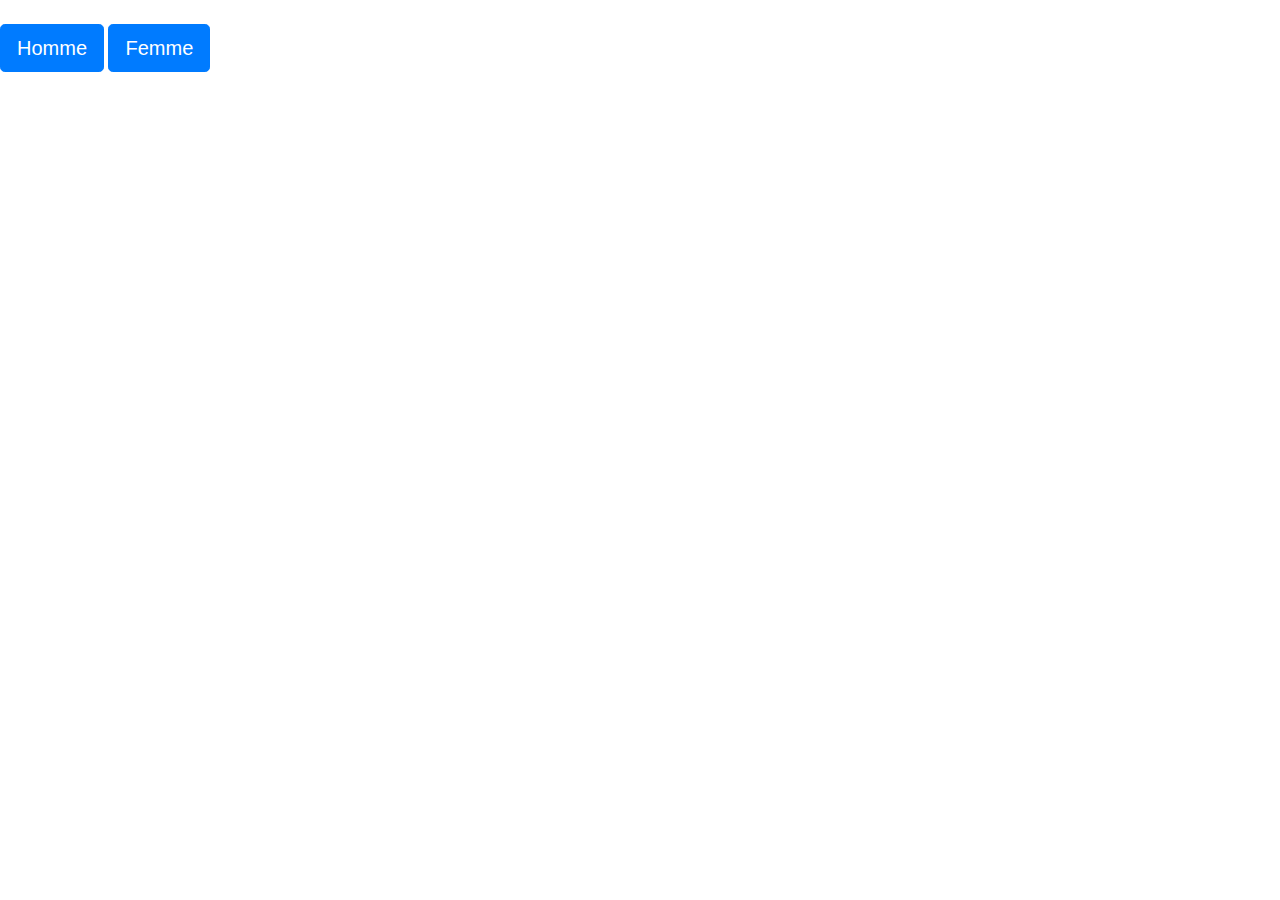
<file: pop.html>
<html lang="en"><head>
  <meta charset="UTF-8">
  <link rel="stylesheet" href="bootstrap/css/bootstrap.css">
  <link rel="stylesheet" href="css/style4.css">

  <body>
    <br>
  <button type="button" class="btn btn-primary btn-lg" data-toggle="modal" data-target="#myModal1">
    Homme
  </button>
  
        <div class="modal fade" id="myModal1" tabindex="-1" role="dialog" aria-labelledby="myModalLabel" aria-hidden="true" style="display: none;">
                    <div class="modal-dialog" >
                        <div class="modal-content">
                                  <div class="modal-header">
                                      <h5 class="modal-title" id="myModalLabel">Question de 1 à 5 </h5>
                                        <button type="button" class="close" data-dismiss="modal" aria-label="Close">
                                          <span aria-hidden="true">&times;</span>
                                        </button>
                                  </div>
                                  <div class="modal-body">
                                              <div class="form-group" >
                                                    <div class="input-group mb-3">
                                                        <p>Avez-vous moins de 18 ans ou plus de 70 ans ?</p>&nbsp;&nbsp;&nbsp;
                                                        <div>non</div>
                                                        <input type="radio"  id="non" class="form-control inptinsc  " name="0" style="height:15px; width:15px; vertical-align: middle;"  >
                                                        <div>oui</div>
                                                        <input type="radio" id="oui" class="form-control inptinsc" name="0" style="height:15px; width:15px; vertical-align: middle;" >
                                                            <span id="ok">
                                                                Pour donner son sang, il faut avoir entre 18 ans et 70 ans inclus.
                                                            </span>
                                                          </div>
                                              </div>
                                              <hr>
                                              <div class="form-group" >
                                                        <div class="input-group mb-3">
                                                            <p>Pesez-vous moins de 50 kg ?</p>&nbsp;&nbsp;&nbsp;
                                                            <div>non</div>
                                                            <input type="radio"  id="non1" class="form-control inptinsc " name="1" style="height:15px; width:15px; vertical-align: middle;"  >
                                                            <div>oui</div>
                                                            <input type="radio" id="oui1" class="form-control inptinsc" name="1" style="height:15px; width:15px; vertical-align: middle;" >
                                                                <span id="ok1">
                                                                  Vous ne pouvez pas donner votre sang pour l'instant. 
                                                                  Vous devez peser plus de 50kg car ce poids minimum garantit votre sécurité.  *
                                                                </span>                          
                                                        </div>
                                                    
                                              </div>
                                              <hr>
                                              <div class="form-group" >
                                                    <div class="input-group mb-3">
                                                        <p>Avez-vous donné votre sang il y a moins de 8 semaines ou vos plaquettes il y a moins
                                                          de 4 semaines ou votre plasma il y a moins de 2 semaines ?</p>&nbsp;&nbsp;&nbsp;
                                                        <div>non</div>
                                                        <input type="radio"  id="non2" class="form-control inptinsc " name="2" style="height:15px; width:15px; vertical-align: middle;"  >
                                                        <div>oui</div>
                                                        <input type="radio" id="oui2" class="form-control inptinsc" name="2" style="height:15px; width:15px; vertical-align: middle;" >
                                                            <span id="ok2">
                                                              Vous ne pouvez pas donner votre sang pour l'instant.
                                                            </span>
                                                      </div>
                                              </div>
                                              <hr>
                                              <div class="form-group" >
                                                      <div class="input-group mb-3">
                                                          <p>Avez-vous été testé positif pour le VIH (sida), ou VHB (hépatite B) ou VHC (hépatite C) 
                                                            ou la syphilis </p>&nbsp;&nbsp;&nbsp;
                                                          <div>non</div>
                                                          <input type="radio"  id="non3" class="form-control inptinsc  " name="3" style="height:15px; width:15px; vertical-align: middle;"  >
                                                          <div>oui</div>
                                                          <input type="radio" id="oui3" class="form-control inptinsc" name="3" style="height:15px; width:15px; vertical-align: middle;" >
                                                          <span id="ok3">
                                                                Vous ne pouvez pas donner votre sang, 
                                                                en revanche vous pouvez être un ambassadeur en en parlant autour de vous.
                                                          </span>
                                                        </div>
                                              </div>
                                              <hr>  
                                              <div class="form-group" >
                                                      <div class="input-group mb-3">
                                                          <p>Avez-vous déjà pris des drogues illicites par voie intraveineuse?</p>&nbsp;&nbsp;&nbsp;
                                                          <div>non</div>
                                                          <input type="radio"  id="non4" class="form-control inptinsc" name="4" style="height:15px; width:15px; vertical-align: middle;"  >
                                                          <div>oui</div>
                                                          <input type="radio" id="oui4" class="form-control inptinsc" name="4" style="height:15px; width:15px; vertical-align: middle;"  >
                                                          <span id="ok4">
                                                                Vous ne pouvez pas donner votre sang. 
                                                                Tout antécédent d'injection de produits stupéfiants par voie intraveineuse, 
                                                                même remontant à plusieurs années, constitue une contre-indication permanente au don de sang
                                                          </span>
                                                        </div>
                                            </div>
                                  </div>
                                  <div class="modal-footer">
                                        <button type="button" class="btn btn-primary btn-prev">précédent</button>
                                        <button type="button" id="a1" class="btn btn-primary btn-next">suivant</button>
                                        <button type="button" class="btn btn-secondary" data-dismiss="modal">fermer</button>
                                  </div>
                          </div>
                  </div>
        </div>

        <div class="modal fade" id="myModal1" tabindex="-1" role="dialog" aria-labelledby="myModalLabel" aria-hidden="true" style="display: none;">
          <div class="modal-dialog">
                <div class="modal-content">
                            <div class="modal-header">
                                  <h5 class="modal-title" id="myModalLabel">Question de 6 à 10</h5>
                                  <button type="button" class="close" data-dismiss="modal" aria-label="Close">
                                    <span aria-hidden="true">&times;</span>
                                  </button>
                            </div>
                            <div class="modal-body">
                                          <div class="form-group" >
                                                    <div class="input-group mb-3">
                                                        <p>Avez-vous été traité au cours de votre vie pour un cancer ?</p>&nbsp;&nbsp;&nbsp;
                                                        <div>non</div>
                                                        <input type="radio"  id="non5" class="form-control inptinsc" name="5" style="height:15px; width:15px; vertical-align: middle;"  >
                                                        <div>oui</div>
                                                        <input type="radio" id="oui5" class="form-control inptinsc" name="5" style="height:15px; width:15px; vertical-align: middle;" >
                                                        <span id="ok5">
                                                              Pour préserver votre santé, vous ne pouvez pas donner votre sang.
                                                        </span>
                                                      </div>
                                          </div>
                                          <hr>
                                          <div class="form-group" >
                                                <div class="input-group mb-3">
                                                    <p>Êtes-vous traité pour une maladie chronique telle que : diabète traité par insuline, maladie inflammatoire de l'intestin, maladie auto-immune, ...?</p>&nbsp;&nbsp;&nbsp;
                                                    <div>non</div>
                                                    <input type="radio"  id="non6" class="form-control inptinsc " name="6" style="height:15px; width:15px; vertical-align: middle;"  >
                                                    <div>oui</div>
                                                    <input type="radio" id="oui6" class="form-control inptinsc" name="6" style="height:15px; width:15px; vertical-align: middle;" >
                                                    <span id="ok6">
                                                          Pour préserver votre santé, vous ne pouvez pas donner votre sang.
                                                    </span>
                                                  </div>
                                          </div>
                                          <hr>
                                          <div class="form-group" >
                                                <div class="input-group mb-3">
                                                    <p>Êtes-vous suivi par votre médecin pour une anémie* ou un manque de fer ? 
                                                      *info complémentaire : l'anémie est une baisse du taux d'hémoglobine.</p>&nbsp;&nbsp;&nbsp;
                                                    <div>non</div>
                                                    <input type="radio"  id="non7" class="form-control inptinsc " name="7" style="height:15px; width:15px; vertical-align: middle;"  >
                                                    <div>oui</div>
                                                    <input type="radio" id="oui7" class="form-control inptinsc" name="7" style="height:15px; width:15px; vertical-align: middle;" >
                                                    <span id="ok7">
                                                          Vous ne pouvez pas donner votre sang pour l'instant. Si vous souffrez d’anémie,
                                                          vous devez attendre que votre taux d’hémoglobine revienne à la normale pour donner votre sang.
                                                    </span>
                                                  </div>
                                          </div>
                                          <hr>
                                          <div class="form-group" >
                                                  <div class="input-group mb-3">
                                                      <p>Avez-vous ressenti dans les semaines précédentes une douleur
                                                        thoracique ou un essoufflement anormal à la suite d’un effort ?</p>&nbsp;&nbsp;&nbsp;
                                                      <div>non</div>
                                                      <input type="radio"  id="non8" class="form-control inptinsc  " name="8" style="height:15px; width:15px; vertical-align: middle;"  >
                                                      <div>oui</div>
                                                      <input type="radio" id="oui8" class="form-control inptinsc" name="8" style="height:15px; width:15px; vertical-align: middle;" >
                                                      <span id="ok8">
                                                            Vous ne pouvez pas donner votre sang pour l'instant. 
                                                            Pour garantir la sécurité du donneur, 
                                                            le don de sang n'est pas possible quand on a des problèmes cardiaques ou que l'on a été victime d'un AVC.
                                                            Avez-vous pensé à consulter votre médecin ?
                                                      </span>
                                                    </div>
                                          </div>
                                          <hr>
                                          <div class="form-group" >
                                                <div class="input-group mb-3">
                                                    <p>Avez-vous eu de la fièvre ou une infection
                                                      (toux, diarrhée, infection urinaire, plaie cutanée…) dans les 2 dernières semaines ?</p>&nbsp;&nbsp;&nbsp;
                                                    <div>non</div>
                                                    <input type="radio"  id="non9" class="form-control inptinsc  " name="9" style="height:15px; width:15px; vertical-align: middle;"  >
                                                    <div>oui</div>
                                                    <input type="radio" id="oui9" class="form-control inptinsc" name="9" style="height:15px; width:15px; vertical-align: middle;" >
                                                    <span id="ok9">
                                                          Vous ne pouvez pas donner votre sang pour l'instant. 
                                                          Il faut attendre 15 jours après la disparition des symptômes pour donner son sang.
                                                    </span>
                                                  </div>
                                          </div>

                            </div>
                            <div class="modal-footer">
                                  <button type="button" class="btn btn-primary btn-prev">précédent</button>
                                  <button type="button" id="a2" class="btn btn-primary btn-next">suivant</button>
                                  <button type="button" class="btn btn-secondary" data-dismiss="modal">fermer</button>
                            </div>
                </div>
          </div>
        </div>

        <div class="modal fade" id="myModal1" tabindex="-1" role="dialog" aria-labelledby="myModalLabel" aria-hidden="true" style="display: none;">
          <div class="modal-dialog">
                <div class="modal-content">
                          <div class="modal-header">
                          <h5 class="modal-title" id="myModalLabel">Question de 11 à 15</h5>
                                  <button type="button" class="close" data-dismiss="modal" aria-label="Close">
                                    <span aria-hidden="true">&times;</span>
                                  </button>
                          </div>
                          <div class="modal-body">
                                  <div class="form-group" >
                                            <div class="input-group mb-3">
                                                <p>Avez-vous subi une fibroscopie gastrique, pulmonaire
                                                  ou une coloscopie dans les 4 derniers mois ?</p>&nbsp;&nbsp;&nbsp;
                                                <div>non</div>
                                                <input type="radio"  id="non10" class="form-control inptinsc" name="10" style="height:15px; width:15px; vertical-align: middle;"  >
                                                <div>oui</div>
                                                <input type="radio" id="oui10" class="form-control inptinsc" name="10" style="height:15px; width:15px; vertical-align: middle;" >
                                                <span id="ok10">
                                                      Vous ne pouvez pas donner votre sang pour l'instant. 
                                                      Il faut attendre au moins 4 mois après l’opération ou l’endoscopie pour donner son sang.
                                                      
                                                </span>
                                              </div>
                                  </div>
                                  <hr>
                                  <div class="form-group" >
                                          <div class="input-group mb-3">
                                              <p>Avez-vous eu un piercing (boucle d’oreille compris) 
                                                ou un tatouage dans les 4 derniers mois ?</p>&nbsp;&nbsp;&nbsp;
                                              <div>non</div>
                                              <input type="radio"  id="non11" class="form-control inptinsc " name="11" style="height:15px; width:15px; vertical-align: middle;"  >
                                              <div>oui</div>
                                              <input type="radio" id="oui11" class="form-control inptinsc" name="11" style="height:15px; width:15px; vertical-align: middle;" >
                                              <span id="ok11">
                                                    Vous ne pouvez pas donner votre sang pour l'instant. 
                                                    Pour éviter tout risque d’infection lié à une mauvaise stérilisation du matériel, 
                                                    vous devez attendre 4 mois après un piercing ou un tatouage pour donner votre sang.
                                              </span>
                                            </div>
                                  </div>
                                  <hr>
                                  <div class="form-group" >
                                        <div class="input-group mb-3">
                                            <p>Avez-vous eu des soins dentaires depuis moins de 24 heures (carie, détartrage), 
                                              un traitement de racine ou une extraction dentaire depuis moins d’une semaine ?</p>&nbsp;&nbsp;&nbsp;
                                            <div>non</div>
                                            <input type="radio"  id="non12" class="form-control inptinsc " name="12" style="height:15px; width:15px; vertical-align: middle;"  >
                                            <div>oui</div>
                                            <input type="radio" id="oui12" class="form-control inptinsc" name="12" style="height:15px; width:15px; vertical-align: middle;" >
                                            <span id="ok12">
                                                  Vous ne pouvez pas donner votre sang pour l'instant. 
                                                  Le don de sang est possible un jour après un détartrage ou 
                                                  le traitement d’une carie et une semaine après une extraction dentaire.
                                            </span>
                                          </div>
                                  </div>
                                  <hr>
                                  <div class="form-group" >
                                        <div class="input-group mb-3">
                                            <p>Avez-vous eu plus d’une partenaire sexuelle dans les 4 derniers mois?
                                            </p>&nbsp;&nbsp;&nbsp;
                                            <div>non</div>
                                            <input type="radio"  id="non13" class="form-control inptinsc " name="13" style="height:15px; width:15px; vertical-align: middle;"  >
                                            <div>oui</div>
                                            <input type="radio" id="oui13" class="form-control inptinsc" name="13" style="height:15px; width:15px; vertical-align: middle;" >
                                            <span id="ok13">
                                                  Vous ne pouvez pas donner si vous avez eu une 
                                                  relation sexuelle même protégée avec plus d’une partenaire au cours des 4 derniers mois.
                                            </span>
                                          </div>
                                  </div>
                                  <hr>
                                  <div class="form-group" >
                                      <div class="input-group mb-3">
                                          <p>Avez-vous eu une relation sexuelle avec un homme dans les 4 derniers mois?</p>&nbsp;&nbsp;&nbsp;
                                          <div>non</div>
                                          <input type="radio"  id="non14" class="form-control inptinsc " name="14" style="height:15px; width:15px; vertical-align: middle;"  >
                                          <div>oui</div>
                                          <input type="radio" id="oui14" class="form-control inptinsc" name="14" style="height:15px; width:15px; vertical-align: middle;" >
                                          <span id="ok14">
                                                Vous ne pouvez pas donner votre sang si vous avez eu une relation sexuelle 
                                                même protégée avec un homme au cours des 4 derniers mois.
                                                Si vous n’avez pas eu plus d’un partenaire sexuel dans les 4 derniers mois,
                                                vous pouvez donner votre plasma.
                                          </span>
                                        </div>
                                  </div>

                          </div>
                          <div class="modal-footer">
                                <button type="button" class="btn btn-primary btn-prev">précédent</button>
                                <button type="button" id="a3" class="btn btn-primary btn-next">suivant</button>
                                <button type="button" class="btn btn-secondary" data-dismiss="modal">fermer</button>
                          </div>
                </div>
          </div>
        </div>

        <div class="modal fade" id="myModal1" tabindex="-1" role="dialog" aria-labelledby="myModalLabel" aria-hidden="true" style="display: none;">
          <div class="modal-dialog">
                <div class="modal-content">
                        <div class="modal-header">
                                  <h5 class="modal-title" id="myModalLabel">Question de 16 à 20</h5>
                            <button type="button" class="close" data-dismiss="modal" aria-label="Close">
                              <span aria-hidden="true">&times;</span>
                            </button>
                        </div>
                        <div class="modal-body">
                            <div class="form-group" >
                                <div class="input-group mb-3">
                                    <p>Avez-vous déjà eu une transfusion de sang
                                      (globules rouges, plaquettes ou plasma) ou une greffe d’organe ?</p>&nbsp;&nbsp;&nbsp;
                                    <div>non</div>
                                    <input type="radio"  id="non15" class="form-control inptinsc " name="15" style="height:15px; width:15px; vertical-align: middle;"  >
                                    <div>oui</div>
                                    <input type="radio" id="oui15" class="form-control inptinsc" name="15" style="height:15px; width:15px; vertical-align: middle;" >
                                    <span id="ok15">
                                          Vous ne pouvez pas donner votre sang.Par mesure de précaution, 
                                          le don de sang n'est pas possible actuellement si vous avez reçu une transfusion sanguine ou une greffe. 
                                          Attention, il ne faut pas confondre transfusion et perfusion.
                                          Cependant, le don à usage non-thérapeutique est autorisé
                                          (pour enseignement et recherche médicale). 
                                    </span>
                                  </div>
                            </div>
                            <hr>
                            <div class="form-group" >
                                      <div class="input-group mb-3">
                                          <p>Avez-vous séjourné plus d’un an cumulé au Royaume-Uni entre entre 
                                            le 1er janvier 1980 & le 31 décembre 1996 ?</p>&nbsp;&nbsp;&nbsp;
                                          <div>non</div>
                                          <input type="radio"  id="non16" class="form-control inptinsc  " name="16" style="height:15px; width:15px; vertical-align: middle;"  >
                                          <div>oui</div>
                                          <input type="radio" id="oui16" class="form-control inptinsc" name="16" style="height:15px; width:15px; vertical-align: middle;" >
                                          <span id="ok16">
                                                Par principe de précaution, au regard du risque de maladies à Prion, vous ne pouvez pas donner votre sang. Cependant, le don à usage non-thérapeutique est autorisé (pour enseignement et recherche médicale).
                                          </span>
                                        </div>
                            </div>
                            <hr>
                            <div class="form-group" >
                                  <div class="input-group mb-3">
                                      <p>Avez-vous voyagé dans les 4 derniers mois ?
                                      </p>&nbsp;&nbsp;&nbsp;
                                      <div>non</div>
                                      <input type="radio"  id="non17" class="form-control inptinsc" name="17" style="height:15px; width:15px; vertical-align: middle;"  >
                                      <div>oui</div>
                                      <input type="radio" id="oui17" class="form-control inptinsc" name="17" style="height:15px; width:15px; vertical-align: middle;" >
                                      <span id="ok17">
                                            En fonction des pays, vous ne pourrez peut-être pas donner votre sang dans l'immédiat. 
                                            Des délais de 1 à 4 mois sont à respecter au retour de certains pays. 
                                            Pour plus de précisions, consulter notre rubrique dédiée.
                                            
                                            
                                      </span>
                                    </div>
                            </div>
                            <hr>
                            <div class="form-group" >
                                  <div class="input-group mb-3">
                                      <p>Avez-vous été opéré dans les 4 derniers mois ?</p>&nbsp;&nbsp;&nbsp;
                                      <div>non</div>
                                      <input type="radio"  id="non18" class="form-control inptinsc" name="18" style="height:15px; width:15px; vertical-align: middle;"  >
                                      <div>oui</div>
                                      <input type="radio" id="oui18" class="form-control inptinsc" name="18" style="height:15px; width:15px; vertical-align: middle;" >
                                      <span id="ok18">
                                            Le fait de pouvoir donner son sang après une opération dépend de la nature de l’opération et de la durée de l’hospitalisation.
                                      </span>
                                    </div>
                            </div>
                            <hr>
                            <div class="form-group" >
                                <div class="input-group mb-3">
                                    <p>Prenez-vous des médicaments ?</p>&nbsp;&nbsp;&nbsp;
                                    <div>non</div>
                                    <input type="radio"  id="non19" class="form-control inptinsc " name="19" style="height:15px; width:15px; vertical-align: middle;"  >
                                    <div>oui</div>
                                    <input type="radio" id="oui19" class="form-control inptinsc" name="19" style="height:15px; width:15px; vertical-align: middle;" >
                                    <span id="ok19">
                                          Le fait de prendre des médicaments n’empêche pas forcément de donner votre sang.
                                          Pour savoir si vous pouvez donner contactez le 0800 109 900,
                                          tapez 1 et demandez à parler à un médecin.
                                    </span>
                                  </div>
                            </div>
                        </div>
                        <div class="modal-footer">
                          <button type="button" class="btn btn-primary btn-prev">précédent</button>
                          <button type="submit" id="a4" class="btn btn-primary">terminer</button>
                          <button type="button" class="btn btn-secondary" data-dismiss="modal">fermer</button>
                        </div>
                </div>
          </div>
        </div>


  <button type="button" class="btn btn-primary btn-lg" data-toggle="modal" data-target="#myModal2">
  Femme
  </button>

        <div class="modal fade" id="myModal2" tabindex="-1" role="dialog" aria-labelledby="myModalLabel" aria-hidden="true" style="display: none;">
          <div class="modal-dialog">
                <div class="modal-content">
                        <div class="modal-header">
                              <h5 class="modal-title" id="myModalLabel">Question de 1 à 5</h5>
                              <button type="button" class="close" data-dismiss="modal" aria-label="Close">
                                <span aria-hidden="true">&times;</span>
                              </button>
                        </div>
                        <div class="modal-body">
                            <div class="form-group" >
                                <div class="input-group mb-3">
                                    <p>Avez-vous moins de 18 ans ou plus de 70 ans ?</p>&nbsp;&nbsp;&nbsp;
                                    <div>non</div>
                                    <input type="radio"  id="non20" class="form-control inptinsc" name="20" style="height:15px; width:15px; vertical-align: middle;"  >
                                    <div>oui</div>
                                    <input type="radio" id="oui20" class="form-control inptinsc" name="20" style="height:15px; width:15px; vertical-align: middle;" >
                                    <span id="ok20">
                                            Pour donner son sang, il faut avoir entre 18 ans et 70 ans inclus.
                                    </span>
                                  </div>
                            </div>
                            <hr>
                            <div class="form-group" >
                              <div class="input-group mb-3">
                                  <p>Pesez-vous moins de 50 kg ?</p>&nbsp;&nbsp;&nbsp;
                                  <div>non</div>
                                  <input type="radio"  id="non21" class="form-control inptinsc  " name="21" style="height:15px; width:15px; vertical-align: middle;"  >
                                  <div>oui</div>
                                  <input type="radio" id="oui21" class="form-control inptinsc" name="21" style="height:15px; width:15px; vertical-align: middle;" >
                                  <span id="ok21">
                                        Vous ne pouvez pas donner votre sang pour l'instant. 
                                        Vous devez peser plus de 50kg car ce poids minimum garantit votre sécurité.
                                  </span>
                                </div>
                            </div>
                            <hr>
                            <div class="form-group" >
                                      <div class="input-group mb-3">
                                          <p>Êtes-vous enceinte ou avez-vous accouché depuis moins de 6 mois ?</p>&nbsp;&nbsp;&nbsp;
                                          <div>non</div>
                                          <input type="radio"  id="non22" class="form-control inptinsc  " name="22" style="height:15px; width:15px; vertical-align: middle;"  >
                                          <div>oui</div>
                                          <input type="radio" id="oui22" class="form-control inptinsc" name="22" style="height:15px; width:15px; vertical-align: middle;" >
                                          <span id="ok22">
                                                Vous ne pouvez pas donner votre sang pour l'instant. Pour éviter tout risque de carence, vous ne pouvez pas donner si vous êtes enceinte. Et vous devez attendre 6 mois après l'accouchement.
                                          </span>
                                        </div>
                            </div>
                            <hr>
                            <div class="form-group" >
                                  <div class="input-group mb-3">
                                      <p>Avez-vous donné votre sang il y a moins de 8 semaines ou vos plaquettes il y a moins
                                        de 4 semaines ou votre plasma il y a moins de 2 semaines ?</p>&nbsp;&nbsp;&nbsp;
                                      <div>non</div>
                                      <input type="radio"  id="non23" class="form-control inptinsc " name="23" style="height:15px; width:15px; vertical-align: middle;"  >
                                      <div>oui</div>
                                      <input type="radio" id="oui23" class="form-control inptinsc" name="23" style="height:15px; width:15px; vertical-align: middle;" >
                                      <span id="ok23">
                                            Vous ne pouvez pas donner votre sang, en revanche vous pouvez être un ambassadeur en en parlant autour de vous.
                                      </span>
                                    </div>
                            </div>
                            <hr>
                            <div class="form-group" >
                                  <div class="input-group mb-3">
                                      <p>Avez-vous été testé positif pour le VIH (sida), ou VHB (hépatite B) ou VHC (hépatite C) 
                                        ou la syphilis </p>&nbsp;&nbsp;&nbsp;
                                      <div>non</div>
                                      <input type="radio"  id="non24" class="form-control inptinsc  " name="24" style="height:15px; width:15px; vertical-align: middle;"  >
                                      <div>oui</div>
                                      <input type="radio" id="oui24" class="form-control inptinsc" name="24" style="height:15px; width:15px; vertical-align: middle;" >
                                      <span id="ok24">
                                            Vous ne pouvez pas donner votre sang, 
                                            en revanche vous pouvez être un ambassadeur en en parlant autour de vous.
                                      </span>
                                    </div>
                            </div>
                        </div>
                        <div class="modal-footer">
                              <button type="button" class="btn btn-primary btn-prev">précédent</button>
                              <button type="button" id="a5" class="btn btn-primary btn-next">suivant</button>
                              <button type="button" class="btn btn-secondary" data-dismiss="modal">fermer</button>
                        </div>
                </div>
          </div>
        </div>

        <div class="modal fade" id="myModal2" tabindex="-1" role="dialog" aria-labelledby="myModalLabel" aria-hidden="true" style="display: none;">
        <div class="modal-dialog">
          <div class="modal-content">
                    <div class="modal-header">
                            <h5 class="modal-title" id="myModalLabel">Question de 6 à 10</h5>
                            <button type="button" class="close" data-dismiss="modal" aria-label="Close">
                              <span aria-hidden="true">&times;</span>
                            </button>
                    </div>
                    <div class="modal-body">
                        <div class="form-group" >
                            <div class="input-group mb-3">
                                <p>Avez-vous déjà pris des drogues illicites par voie intraveineuse?</p>&nbsp;&nbsp;&nbsp;
                                <div>non</div>
                                <input type="radio"  id="non25" class="form-control inptinsc " name="25" style="height:15px; width:15px; vertical-align: middle;"  >
                                <div>oui</div>
                                <input type="radio" id="oui25" class="form-control inptinsc" name="25" style="height:15px; width:15px; vertical-align: middle;" >
                                <span id="ok25">
                                      Vous ne pouvez pas donner votre sang. 
                                      Tout antécédent d'injection de produits stupéfiants par voie intraveineuse, 
                                      même remontant à plusieurs années, constitue une contre-indication permanente au don de sang
                                </span>
                              </div>
                        </div>
                        <hr>
                        <div class="form-group" >
                          <div class="input-group mb-3">
                              <p>Avez-vous été traité au cours de votre vie pour un cancer ?</p>&nbsp;&nbsp;&nbsp;
                              <div>non</div>
                              <input type="radio"  id="non26" class="form-control inptinsc " name="26" style="height:15px; width:15px; vertical-align: middle;"  >
                              <div>oui</div>
                              <input type="radio" id="oui26" class="form-control inptinsc" name="26" style="height:15px; width:15px; vertical-align: middle;" >
                              <span id="ok26">
                                    Pour préserver votre santé, vous ne pouvez pas donner votre sang, sauf cancer in situ du col de l’utérus
                              </span>
                            </div>
                        </div>
                        <hr>
                        <div class="form-group" >
                              <div class="input-group mb-3">
                                  <p>Êtes-vous traité pour une maladie chronique telle que : diabète traité par insuline, maladie inflammatoire de l'intestin, maladie auto-immune, ...?</p>&nbsp;&nbsp;&nbsp;
                                  <div>non</div>
                                  <input type="radio"  id="non27" class="form-control inptinsc " name="27" style="height:15px; width:15px; vertical-align: middle;"  >
                                  <div>oui</div>
                                  <input type="radio" id="oui27" class="form-control inptinsc" name="27" style="height:15px; width:15px; vertical-align: middle;" >
                                  <span id="ok27">
                                        Pour préserver votre santé, vous ne pouvez pas donner votre sang.
                                  </span>
                                </div>
                        </div>
                        <hr>
                        <div class="form-group" >
                            <div class="input-group mb-3">
                                <p>Êtes-vous suivi par votre médecin pour une anémie* ou un manque de fer ? 
                                  *info complémentaire : l'anémie est une baisse du taux d'hémoglobine.</p>&nbsp;&nbsp;&nbsp;
                                <div>non</div>
                                <input type="radio"  id="non28" class="form-control inptinsc  " name="28" style="height:15px; width:15px; vertical-align: middle;"  >
                                <div>oui</div>
                                <input type="radio" id="oui28" class="form-control inptinsc" name="28" style="height:15px; width:15px; vertical-align: middle;" >
                                <span id="ok28">
                                      Vous ne pouvez pas donner votre sang pour l'instant. Si vous souffrez d’anémie,
                                      vous devez attendre que votre taux d’hémoglobine revienne à la normale pour donner votre sang.
                                </span>
                              </div>
                        </div>
                        <hr>
                        <div class="form-group" >
                            <div class="input-group mb-3">
                                <p>Avez-vous ressenti dans les semaines précédentes une douleur
                                  thoracique ou un essoufflement anormal à la suite d’un effort ?</p>&nbsp;&nbsp;&nbsp;
                                <div>non</div>
                                <input type="radio"  id="non29" class="form-control inptinsc  " name="29" style="height:15px; width:15px; vertical-align: middle;"  >
                                <div>oui</div>
                                <input type="radio" id="oui29" class="form-control inptinsc" name="29" style="height:15px; width:15px; vertical-align: middle;" >
                                <span id="ok29">
                                      Vous ne pouvez pas donner votre sang pour l'instant. 
                                      Pour garantir la sécurité du donneur, 
                                      le don de sang n'est pas possible quand on a des problèmes cardiaques ou que l'on a été victime d'un AVC.
                                      Avez-vous pensé à consulter votre médecin ?
                                </span>
                              </div>
                        </div>
                    </div>
                    <div class="modal-footer">
                          <button type="button" class="btn btn-primary btn-prev">précédent</button>
                          <button type="button" id="a6" class="btn btn-primary btn-next">suivant</button>
                          <button type="button" class="btn btn-secondary" data-dismiss="modal">fermer</button>
                    </div>
          </div>
        </div>
        </div>

        <div class="modal fade" id="myModal2" tabindex="-1" role="dialog" aria-labelledby="myModalLabel" aria-hidden="true" style="display: none;">
        <div class="modal-dialog">
          <div class="modal-content">
                      <div class="modal-header">
                            <h5 class="modal-title" id="myModalLabel">Question de 11 à 15</h5>
                            <button type="button" class="close" data-dismiss="modal" aria-label="Close">
                              <span aria-hidden="true">&times;</span>
                            </button>
                      </div>
                      <div class="modal-body">
                          <div class="form-group" >
                                  <div class="input-group mb-3">
                                      <p>Avez-vous eu de la fièvre ou une infection
                                        (toux, diarrhée, infection urinaire, plaie cutanée…) dans les 2 dernières semaines ?</p>&nbsp;&nbsp;&nbsp;
                                      <div>non</div>
                                      <input type="radio"  id="non30" class="form-control inptinsc  " name="30" style="height:15px; width:15px; vertical-align: middle;"  >
                                      <div>oui</div>
                                      <input type="radio" id="oui30" class="form-control inptinsc" name="30" style="height:15px; width:15px; vertical-align: middle;" >
                                      <span id="ok30">
                                            Vous ne pouvez pas donner votre sang pour l'instant. 
                                            Il faut attendre 15 jours après la disparition des symptômes pour donner son sang.
                                      </span>
                                    </div>
                          </div>
                          <hr>
                          <div class="form-group" >
                                <div class="input-group mb-3">
                                    <p>Avez-vous subi une fibroscopie gastrique, pulmonaire
                                      ou une coloscopie dans les 4 derniers mois ?</p>&nbsp;&nbsp;&nbsp;
                                    <div>non</div>
                                    <input type="radio"  id="non31" class="form-control inptinsc " name="31" style="height:15px; width:15px; vertical-align: middle;"  >
                                    <div>oui</div>
                                    <input type="radio" id="oui31" class="form-control inptinsc" name="31" style="height:15px; width:15px; vertical-align: middle;" >
                                    <span id="ok31">
                                          Vous ne pouvez pas donner votre sang pour l'instant. 
                                          Il faut attendre au moins 4 mois après l’opération ou l’endoscopie pour donner son sang.
                                          
                                    </span>
                                  </div>
                          </div>
                          <hr>
                          <div class="form-group" >
                                <div class="input-group mb-3">
                                    <p>Avez-vous eu un piercing (boucle d’oreille compris) 
                                      ou un tatouage dans les 4 derniers mois ?</p>&nbsp;&nbsp;&nbsp;
                                    <div>non</div>
                                    <input type="radio"  id="non32" class="form-control inptinsc " name="32" style="height:15px; width:15px; vertical-align: middle;"  >
                                    <div>oui</div>
                                    <input type="radio" id="oui32" class="form-control inptinsc" name="32" style="height:15px; width:15px; vertical-align: middle;" >
                                    <span id="ok32">
                                          Vous ne pouvez pas donner votre sang pour l'instant. 
                                          Pour éviter tout risque d’infection lié à une mauvaise stérilisation du matériel, 
                                          vous devez attendre 4 mois après un piercing ou un tatouage pour donner votre sang.
                                    </span>
                                  </div>
                          </div>
                          <hr>
                          <div class="form-group" >
                                <div class="input-group mb-3">
                                    <p>Avez-vous eu des soins dentaires depuis moins de 24 heures (carie, détartrage), 
                                      un traitement de racine ou une extraction dentaire depuis moins d’une semaine ?</p>&nbsp;&nbsp;&nbsp;
                                    <div>non</div>
                                    <input type="radio"  id="non33" class="form-control inptinsc  " name="33" style="height:15px; width:15px; vertical-align: middle;"  >
                                    <div>oui</div>
                                    <input type="radio" id="oui33" class="form-control inptinsc" name="33" style="height:15px; width:15px; vertical-align: middle;" >
                                    <span id="ok33">
                                          Vous ne pouvez pas donner votre sang pour l'instant. 
                                          Le don de sang est possible un jour après un détartrage ou 
                                          le traitement d’une carie et une semaine après une extraction dentaire.
                                    </span>
                                  </div>
                          </div>
                          <hr>
                          <div class="form-group" >
                                <div class="input-group mb-3">
                                    <p>Avez-vous eu plus d’une partenaire sexuelle dans les 4 derniers mois?
                                    </p>&nbsp;&nbsp;&nbsp;
                                    <div>non</div>
                                    <input type="radio"  id="non34" class="form-control inptinsc " name="34" style="height:15px; width:15px; vertical-align: middle;"  >
                                    <div>oui</div>
                                    <input type="radio" id="oui34" class="form-control inptinsc" name="34" style="height:15px; width:15px; vertical-align: middle;" >
                                    <span id="ok34">
                                          Vous ne pouvez pas donner si vous avez eu une 
                                          relation sexuelle même protégée avec plus d’une partenaire au cours des 4 derniers mois.
                                    </span>
                                  </div>
                          </div>
                    </div>
                    <div class="modal-footer">
                          <button type="button" class="btn btn-primary btn-prev">précédent</button>
                          <button type="button" id="a7" class="btn btn-primary btn-next">suivant</button>
                          <button type="button" class="btn btn-secondary" data-dismiss="modal">fermer</button>
                    </div>
          </div>
        </div>
        </div>

        <div class="modal fade" id="myModal2" tabindex="-1" role="dialog" aria-labelledby="myModalLabel" aria-hidden="true" style="display: none;">
        <div class="modal-dialog">
          <div class="modal-content">
                <div class="modal-header">
                      <h5 class="modal-title" id="myModalLabel">Question de 16 à 20</h5>
                      <button type="button" class="close" data-dismiss="modal" aria-label="Close">
                        <span aria-hidden="true">&times;</span>
                      </button>
                </div>
                        <div class="modal-body">
                          <div class="form-group" >
                              <div class="input-group mb-3">
                                  <p>Avez-vous déjà eu une transfusion de sang (globules rouges, plaquettes ou plasma) ou une greffe d’organe ?</p>&nbsp;&nbsp;&nbsp;
                                  <div>non</div>
                                  <input type="radio"  id="non35" class="form-control inptinsc  " name="35" style="height:15px; width:15px; vertical-align: middle;"  >
                                  <div>oui</div>
                                  <input type="radio" id="oui35" class="form-control inptinsc" name="35" style="height:15px; width:15px; vertical-align: middle;" >
                                  <span id="ok35">
                                        Vous ne pouvez pas donner votre sang. Par mesure de précaution, le don de sang n'est pas possible actuellement si vous avez reçu une transfusion sanguine ou une greffe. Attention, il ne faut pas confondre transfusion et perfusion. Cependant, le don à usage non-thérapeutique est autorisé (pour enseignement et recherche médicale).

                                      </div>
                                </div>
                          </div>
                      <hr>
                      <div class="form-group" >
                        <div class="input-group mb-3">
                            <p>Avez-vous séjourné plus d’un an cumulé au Royaume-Uni entre entre 
                              le 1er janvier 1980 & le 31 décembre 1996 ?</p>&nbsp;&nbsp;&nbsp;
                            <div>non</div>
                            <input type="radio"  id="non36" class="form-control inptinsc  " name="36" style="height:15px; width:15px; vertical-align: middle;"  >
                            <div>oui</div>
                            <input type="radio" id="oui36" class="form-control inptinsc" name="36" style="height:15px; width:15px; vertical-align: middle;" >
                            <span id="ok36">
                                  Par principe de précaution, au regard du risque de maladies à Prion, vous ne pouvez pas donner votre sang. Cependant, le don à usage non-thérapeutique est autorisé (pour enseignement et recherche médicale).
                            </span>
                          </div>
                      </div>
                      <hr>
                      <div class="form-group" >
                            <div class="input-group mb-3">
                                <p>Avez-vous voyagé dans les 4 derniers mois ?
                                </p>&nbsp;&nbsp;&nbsp;
                                <div>non</div>
                                <input type="radio"  id="non37" class="form-control inptinsc " name="37" style="height:15px; width:15px; vertical-align: middle;"  >
                                <div>oui</div>
                                <input type="radio" id="oui37" class="form-control inptinsc" name="37" style="height:15px; width:15px; vertical-align: middle;" >
                                <span id="ok37">
                                      En fonction des pays, vous ne pourrez peut-être pas donner votre sang dans l'immédiat. 
                                      Des délais de 1 à 4 mois sont à respecter au retour de certains pays. 
                                      Pour plus de précisions, consulter notre rubrique dédiée.
                                      
                                      
                                </span>
                              </div>
                      </div>
                      <hr>
                      <div class="form-group" >
                          <div class="input-group mb-3">
                                  <p>Avez-vous été opéré dans les 4 derniers mois ?</p>&nbsp;&nbsp;&nbsp;
                                  <div>non</div>
                                  <input type="radio"  id="non38" class="form-control inptinsc  " name="38" style="height:15px; width:15px; vertical-align: middle;"  >
                                  <div>oui</div>
                                  <input type="radio" id="oui38" class="form-control inptinsc" name="38" style="height:15px; width:15px; vertical-align: middle;" >
                                  <span id="ok38">
                                        Le fait de pouvoir donner son sang après une opération dépend de la nature de l’opération et de la durée de l’hospitalisation.
                                  </span>
                            </div>
                      </div>
                      <div class="form-group" >
                            <div class="input-group mb-3">
                            <p>Prenez-vous des médicaments ?</p>&nbsp;&nbsp;&nbsp;
                            <div>non</div>
                            <input type="radio"  id="non39" class="form-control inptinsc  " name="39" style="height:15px; width:15px; vertical-align: middle;"  >
                            <div>oui</div>
                            <input type="radio" id="oui39" class="form-control inptinsc" name="39" style="height:15px; width:15px; vertical-align: middle;" >
                            <span id="ok39">
                                  Le fait de prendre des médicaments n’empêche pas forcément de donner votre sang.
                                  Pour savoir si vous pouvez donner contactez le 0800 109 900,
                                  tapez 1 et demandez à parler à un médecin.
                            </span>
                            </div>
                      </div>
                </div>
                <div class="modal-footer">
                      <button type="button" class="btn btn-primary btn-prev">précédent</button>
                      <button type="submit" id="a8" class="btn btn-primary">terminer</button>
                      <button type="button" class="btn btn-secondary" data-dismiss="modal">fermer</button>
                </div>
          </div>
        </div>
        </div>
        
  <script src="vendor/jquery/jquery.min.js"></script>
  <script src="js/pop.js"></script>
  <script src="bootstrap/js/bootstrap.min.js"></script>

  <script id="rendered-js">
  $("div[id^='myModal']").each(function () {
  
    var currentModal = $(this);
  
    //click next
    currentModal.find('.btn-next').click(function () {
      currentModal.modal('hide');
      currentModal.closest("div[id^='myModal']").nextAll("div[id^='myModal']").first().modal('show');
    });
  
    //click prev
    currentModal.find('.btn-prev').click(function () {
      currentModal.modal('hide');
      currentModal.closest("div[id^='myModal']").prevAll("div[id^='myModal']").first().modal('show');
    });
  
  });
  //# sourceURL=pen.js
      </script>
  
  
  </body></html>
</file>
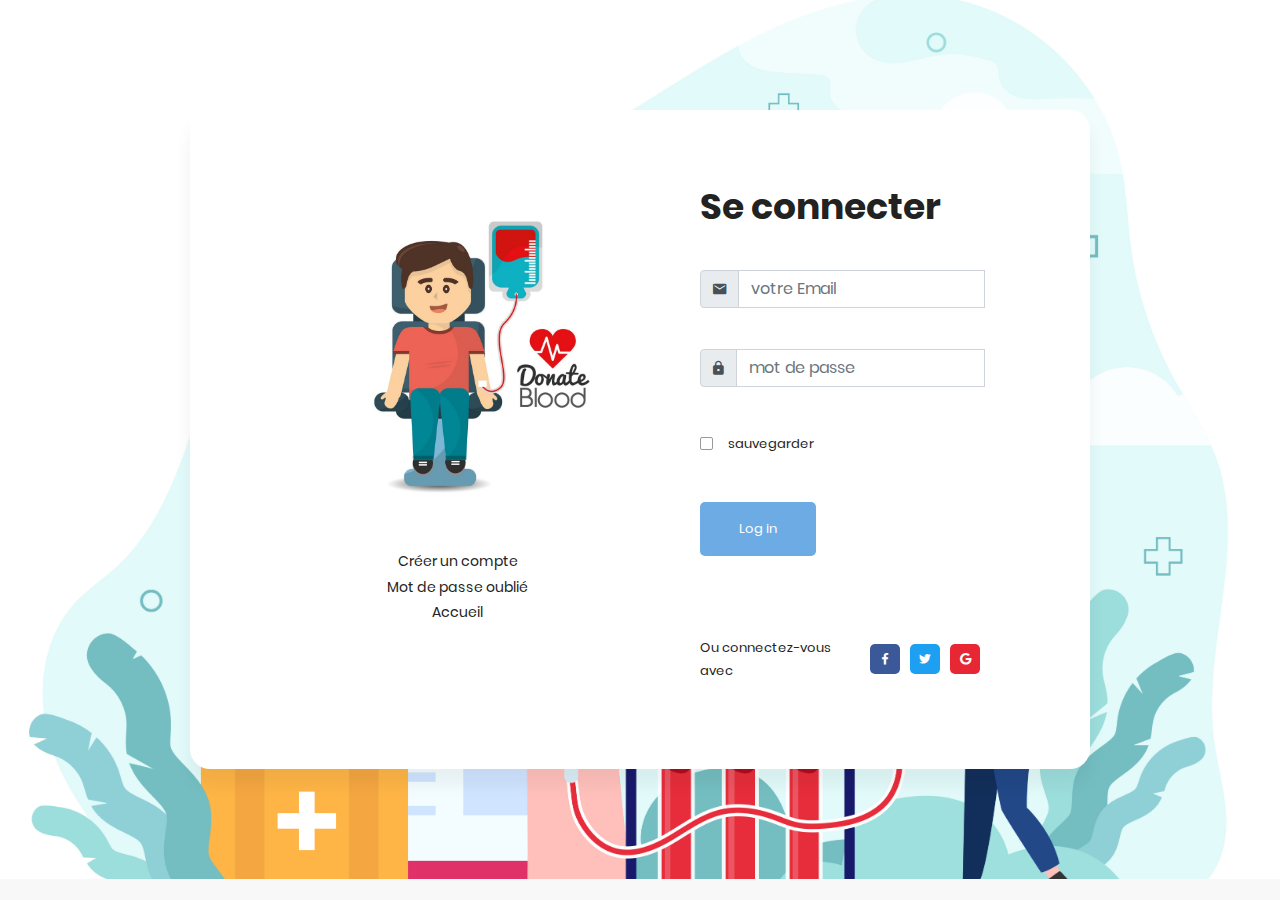
<file: signin.html>
<!DOCTYPE html>
<html lang="en">
<head>
    <meta charset="UTF-8">
    <meta name="viewport" content="width=device-width, initial-scale=1.0">
    <meta http-equiv="X-UA-Compatible" content="ie=edge">
    <title>Sign In </title>

    <!-- Font Icon -->
    <link rel="stylesheet" href="fonts/material-icon/css/material-design-iconic-font.min.css">
    <link rel="stylesheet" href="bootstrap\css\bootstrap.min.css">

    <!-- Main css -->
    <link rel="stylesheet" href="css/style3.css">
</head>
<body>

    <div class="main">

        <!-- Sing in  Form -->
        <section class="sign-in">
            <div class="container">
                <div class="signin-content">
                    <div class="signin-image">
                        <figure><img src="images/now.jpg" alt="sing up image"></figure>
                        <a href="singup.html" class="signup-image-link">Créer un compte</a>
                        <a href="verifier.html" class="signup-image-link">Mot de passe oublié</a>
                        <a href="index.html" class="signup-image-link">Accueil</a>
                    </div>

                    <div class="signin-form">
                        <h2 class="form-title">Se connecter</h2>
                        <form method="POST" class="register-form" id="login-form">
                            <div class="form-group" >
                                <div class="input-group mb-3">
                                    <div class="input-group-prepend">
                                      <span class="input-group-text" id="basic-addon1"><i class="zmdi zmdi-email"></i></span>
                                    </div>
                                    <input type="text" id="email" class="form-control inptinsc" placeholder="votre Email" required>
                                        <div class="valid-feedback"></div>
                                    <div class="invalid-feedback">
                                        veuillez saisir un email valide
                                    </div>
                                  </div>
                            </div>
                            <div class="form-group">
                                <div class="input-group mb-3">
                                    <div class="input-group-prepend">
                                      <span class="input-group-text" id="basic-addon1"><i class="zmdi zmdi-lock"></i></span>
                                    </div>
                                    <input class="form-control inptinsc" type="password" name="password" id="password" placeholder="mot de passe"  onchange='check_pass();' required >
                                        <div class="valid-feedback"></div>
                                    <div class="invalid-feedback">
                                        Entrez un mot de passe valide.
                                    </div>
                                  </div>

                            </div>
                            <div class="form-group">
                                <input type="checkbox" name="remember-me" id="remember-me" class="agree-term" />
                                <label for="remember-me" class="label-agree-term"><span><span></span></span>sauvegarder</label>
                            </div>
                            <div class="form-group form-button">
                                <input type="submit" name="signin" id="signin" class="form-submit" value="Log in"/>
                            </div>
                        </form>
                        <div class="social-login">
                            <span class="social-label">Ou connectez-vous avec</span>
                            <ul class="socials">
                                <li><a href="#"><i class="display-flex-center zmdi zmdi-facebook"></i></a></li>
                                <li><a href="#"><i class="display-flex-center zmdi zmdi-twitter"></i></a></li>
                                <li><a href="#"><i class="display-flex-center zmdi zmdi-google"></i></a></li>
                            </ul>
                        </div>
                    </div>
                </div>
            </div>
        </section>

    </div>

    <!-- JS -->
    <script src="vendor/jquery/jquery.min.js"></script>
    <script src="js/main.js"></script>
</body><!-- This templates was made by Colorlib (https://colorlib.com) -->
</html>
</file>
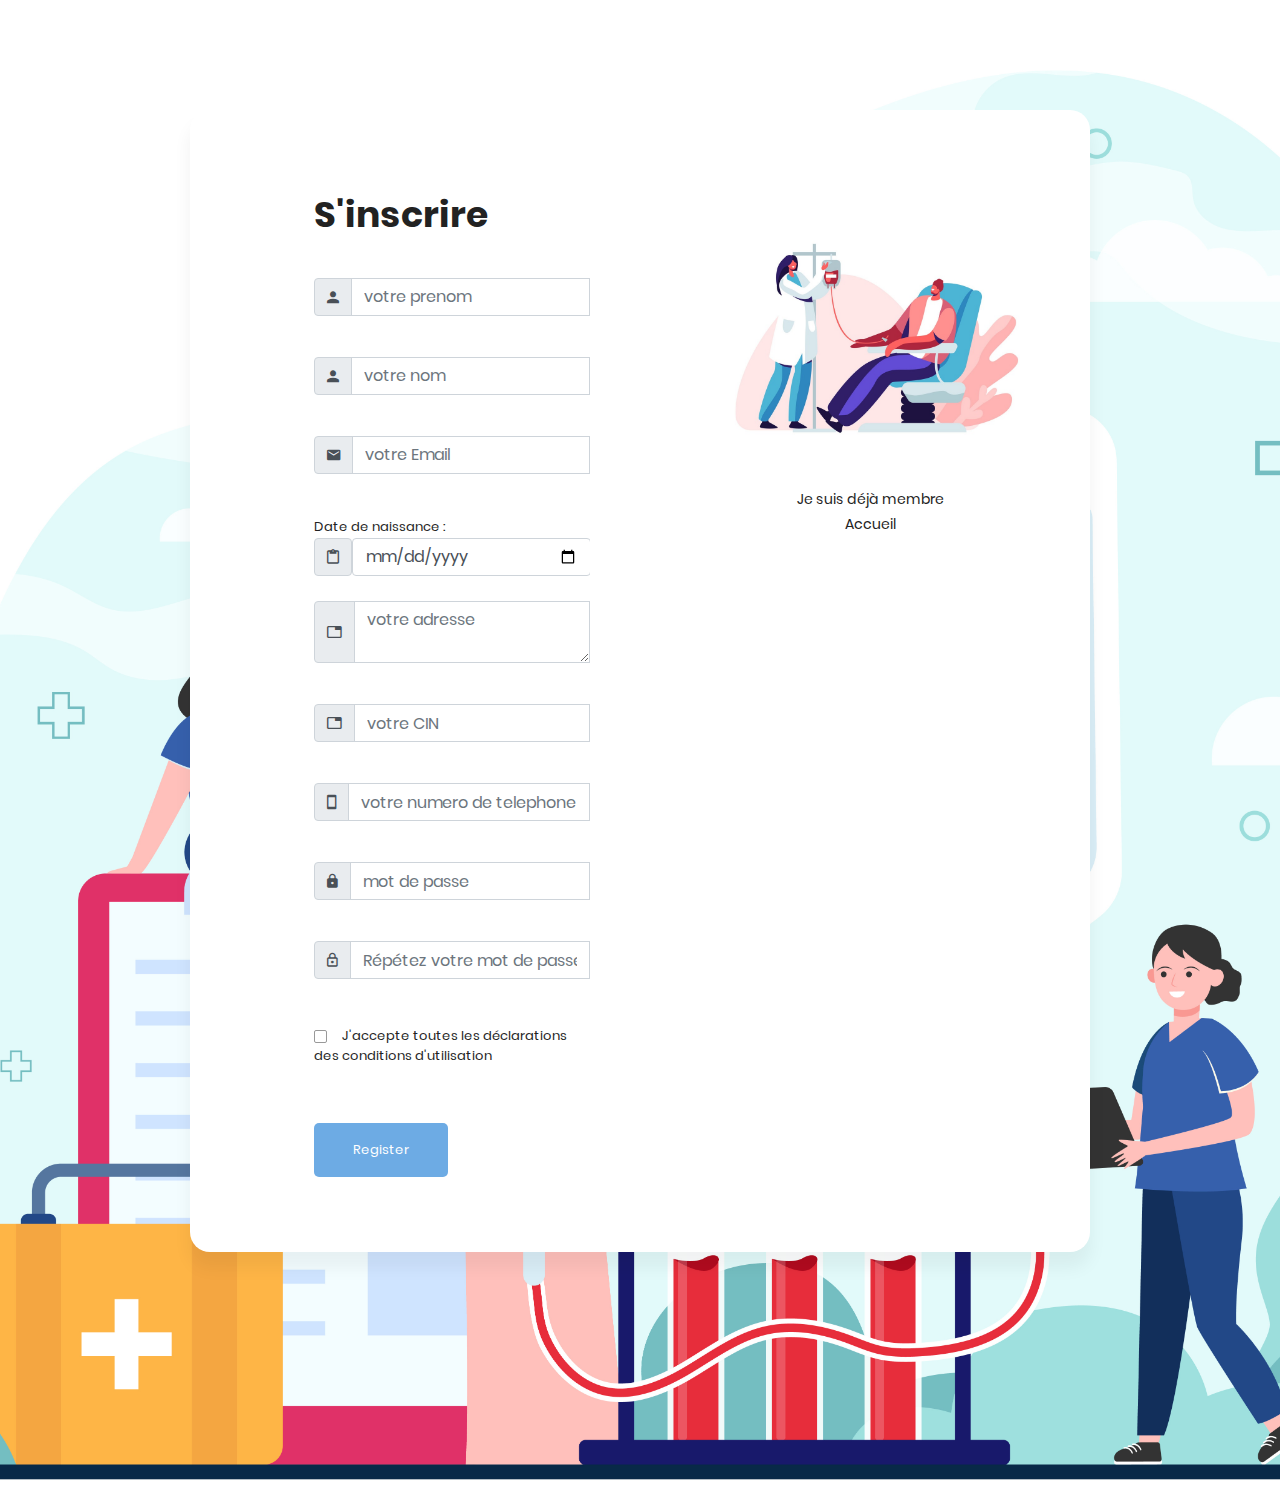
<file: singup.html>
<!DOCTYPE html>
<html lang="en">
<head>
    <meta charset="UTF-8">
    <meta name="viewport" content="width=device-width, initial-scale=1.0">
    <meta http-equiv="X-UA-Compatible" content="ie=edge">
    <title>Sign Up </title>

    <!-- Font Icon -->
    <link rel="stylesheet" href="fonts/material-icon/css/material-design-iconic-font.min.css">
    <link rel="stylesheet" href="bootstrap\css\bootstrap.min.css">

    <!-- Main css -->
    <link rel="stylesheet" href="css/style3.css">
</head>
<body>

    <div class="main">

        <!-- Sign up form -->
        <section class="signup">
            <div class="container">
                <div class="signup-content">
                    <div class="signup-form">
                        <h2 class="form-title">S'inscrire</h2>
                        <form method="POST" class="register-form" id="register-form">
                            <div class="form-group">
                                <div class="input-group mb-3">
                                    <div class="input-group-prepend">
                                      <span class="input-group-text" id="basic-addon1"><i class="zmdi zmdi-account material-icons-name"></i></span>
                                    </div>
                                    <input class="form-control inptinsc" type="text" name="prenom" id="name2" placeholder="votre prenom" required>
                                        <div class="valid-feedback"></div>
                                    <div class="invalid-feedback">
                                        Le prenom doit comporter entre 2 et 10 caractères
                                    </div>
                                  </div>
                            </div>
                            <div class="form-group">
                                <div class="input-group mb-3">
                                    <div class="input-group-prepend">
                                      <span class="input-group-text" id="basic-addon1"><i class="zmdi zmdi-account material-icons-name"></i></span>
                                    </div>
                                    <input type="text" id="name"  class="form-control inptinsc" name="nom" placeholder="votre nom" required>
                                        <div class="valid-feedback"></div>
                                    <div class="invalid-feedback">
                                        Le nom doit comporter entre 2 et 10 caractères.
                                    </div>
                                  </div>
                            </div>
                            <div class="form-group" >
                                <div class="input-group mb-3">
                                    <div class="input-group-prepend">
                                      <span class="input-group-text" id="basic-addon1"><i class="zmdi zmdi-email"></i></span>
                                    </div>
                                    <input type="text" id="email" class="form-control inptinsc" placeholder="votre Email" required>
                                        <div class="valid-feedback"></div>
                                    <div class="invalid-feedback">
                                        veuillez saisir un email valide
                                    </div>
                                  </div>
                            </div>
                            <div class="form-group">
                                    <div class="controls">
                                        <div>
                                            Date de naissance : 
                                        </div>
                                        <div class="input-group-prepend">
                                            <span class="input-group-text" id="basic-addon1"><i class="zmdi zmdi-assignment-o"></i></span>
                                            <input class="form-control inptinsc" type="date" id="date" name="date"  placeholder="date" required>
                                            
                                        </div>
                                    </div>
                            </div>
                            <div class="form-group" >
                                <div class="input-group mb-3">
                                    <div class="input-group-prepend">
                                      <span class="input-group-text" id="basic-addon1"><i class="zmdi zmdi-tab"></i></span>
                                    </div>
                                    <textarea class="form-control inptinsc" type="text" name="prenom" id="adresse" placeholder="votre adresse" required></textarea>                                        <div class="valid-feedback"></div>
                                    <div class="invalid-feedback">
                                        veuillez saisir une adresse valide
                                    </div>
                                  </div>
                            </div>
                            <div class="form-group" >
                                <div class="input-group mb-3">
                                    <div class="input-group-prepend">
                                      <span class="input-group-text" id="basic-addon1"><i class="zmdi zmdi-tab"></i></span>
                                    </div>
                                    <input class="form-control inptinsc" type="text" id="cin" name="cin"  placeholder="votre CIN" required>
                                        <div class="valid-feedback"></div>
                                    <div class="invalid-feedback">
                                        veuillez saisir un CIN valide
                                    </div>
                                  </div>
                            </div>
                            <div class="form-group" >
                                <div class="input-group mb-3">
                                    <div class="input-group-prepend">
                                      <span class="input-group-text" id="basic-addon1"><i class="zmdi zmdi-smartphone"></i></span>
                                    </div>
                                    <input class="form-control inptinsc" type="tel" id="tel" name="tel"  placeholder="votre numero de telephone" required>
                                        <div class="valid-feedback"></div>
                                    <div class="invalid-feedback">
                                        veuillez saisir un numero valide
                                    </div>
                                  </div>
                            </div>
                            <div class="form-group">
                                <div class="input-group mb-3">
                                    <div class="input-group-prepend">
                                      <span class="input-group-text" id="basic-addon1"><i class="zmdi zmdi-lock"></i></span>
                                    </div>
                                    <input class="form-control inptinsc" type="password" name="password" id="password" placeholder="mot de passe"  onchange='check_pass();' required >
                                        <div class="valid-feedback"></div>
                                    <div class="invalid-feedback">
                                        Entrez un mot de passe valide.
                                    </div>
                                  </div>

                            </div>
                            <div class="form-group">
                                
                                <div class="input-group mb-3">
                                    <div class="input-group-prepend">
                                      <span class="input-group-text" id="basic-addon1"><i class="zmdi zmdi-lock-outline"></i></span>
                                    </div>
                                    <input class="form-control inptinsc" type="password" name="confirm_password" id="confirm_password" placeholder="Répétez votre mot de passe"  onchange='check_pass();' required >
                                    <div class="valid-feedback"></div>
                                    <div class="invalid-feedback">
                                        Entrez le même mot de passe que ci-dessus
                                    </div>
                                 </div>
                            </div>
                            <div class="form-group">
                                <input type="checkbox" name="agree-term" id="agree-term" class="agree-term" required />
                                <label for="agree-term" class="label-agree-term"><span><span></span></span>J'accepte toutes les déclarations <a href="#" class="term-service"> des conditions d'utilisation</a></label>
                            </div>
                            <div class="form-group form-button">
                                <input type="submit" name="submit" id="submit" class="form-submit" value="Register" disabled />
                            </div>
                        </form>
                    </div>
                    <div class="signup-image">
                        <figure><img src="images/new2.jpg" alt="sing up image"></figure>
                        <a href="signin.html" class="signup-image-link">Je suis déjà membre</a>
                        <a href="index.html" class="signup-image-link">Accueil</a>
                    </div>
                </div>
            </div>
        </section>
    </div>

    <!-- JS -->
    <script src="vendor/jquery/jquery.min.js"></script>
    <script src="js/main.js"></script>
</body><!-- This templates was made by Colorlib (https://colorlib.com) -->
</html>
</file>
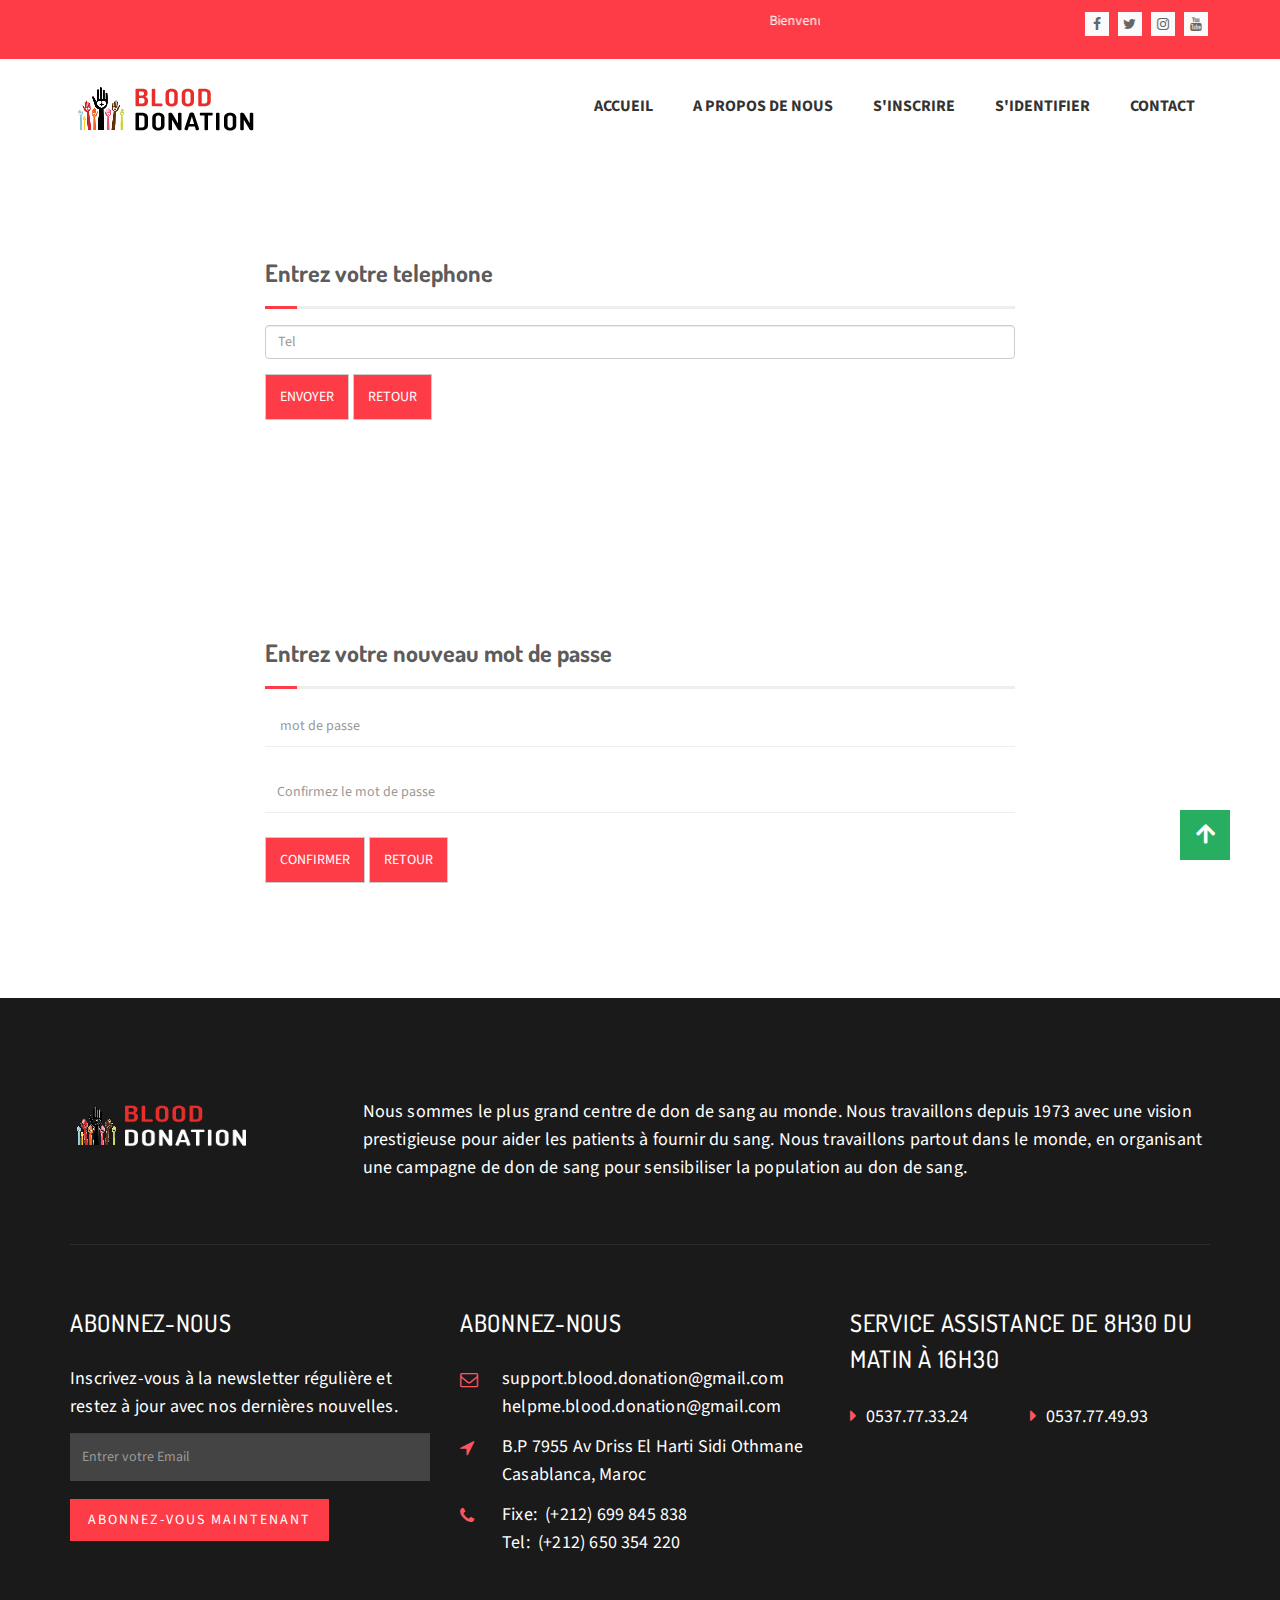
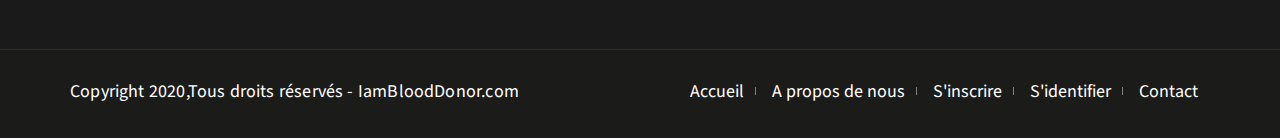
<file: tele.html>
<!DOCTYPE html>
<!--[if IE 8]> <html lang="en" class="ie8"> <![endif]-->
<!--[if !IE]><!-->
<html lang="en">
<!--<![endif]-->

<head>
    <meta charset="utf-8">
    <title>Blood Donation</title>
    <meta name="viewport" content="width=device-width, initial-scale=1, maximum-scale=1">
    <meta name="description" content="Blood Donation">
    <meta name="author" content="xenioushk">
    <link rel="stylesheet" href="https://use.fontawesome.com/releases/v5.4.1/css/all.css">
    <link rel="shortcut icon" href="images/favicon.png" />

    <!-- HTML5 shim, for IE6-8 support of HTML5 elements -->
    <!--[if lt IE 9]>
    <script src="http://html5shim.googlecode.com/svn/trunk/html5.js"></script>
        <![endif]-->

    <!-- The styles -->
    <link rel="stylesheet" href="css/bootstrap.min.css" />
    <link href="css/font-awesome.min.css" rel="stylesheet" type="text/css">
    <link href="https://stackpath.bootstrapcdn.com/font-awesome/4.7.0/css/font-awesome.min.css" rel="stylesheet"
        integrity="sha384-wvfXpqpZZVQGK6TAh5PVlGOfQNHSoD2xbE+QkPxCAFlNEevoEH3Sl0sibVcOQVnN" crossorigin="anonymous">
    <link href="css/animate.css" rel="stylesheet" type="text/css">
    <link href="css/owl.carousel.css" rel="stylesheet" type="text/css">
    <link href="css/venobox.css" rel="stylesheet" type="text/css">
    <link rel="stylesheet" href="css/styles.css" />
<body>
            <!--  HEADER -->
    <header class="main-header clearfix" data-sticky_header="true">

        <div class="top-bar clearfix">

            <div class="container">

                <div class="row">

                    <div class="col-md-8 col-sm-12">

                        <!-- <p>Welcome to blood donation center.</p> -->
                        <marquee behavior="" direction="Left">
                            Bienvenue à <span>Blood Donation</span> Il s'agit d'une organisation de don de sang à but non lucratif.Veuillez vous joindre à nous. "Donate Blood Save Life"
                        </marquee>  

                    </div>

                    <div class="col-md-4col-sm-12">
                        <div class="top-bar-social">
                            <a href="#"><i class="fa fa-facebook"></i></a>
                            <a href="#"><i class="fa fa-twitter"></i></a>
                            <a href="#"><i class="fa fa-instagram"></i></a>
                            <a href="#"><i class="fa fa-youtube"></i></a>
                        </div>
                    </div>

                </div>

            </div> <!--  end .container -->

        </div> <!--  end .top-bar  -->

        <section class="header-wrapper navgiation-wrapper">

            <div class="navbar navbar-default">
                <div class="container">

                    <div class="navbar-header">
                        <button type="button" class="navbar-toggle" data-toggle="collapse" data-target=".navbar-collapse">
                            <span class="icon-bar"></span>
                            <span class="icon-bar"></span>
                            <span class="icon-bar"></span>
                        </button>
                        <a class="logo" href="index.html"><img alt="" src="images/logo.png"></a>
                    </div>

                    <div class="navbar-collapse collapse">
                        <ul class="nav navbar-nav navbar-right">
                            <li class="drop">
                                <a href="index.html" title="Home">Accueil</a>
                            </li>
                            <li><a href="about-us.html" title="About Us">A propos de nous</a></li>
                            <li><a href="singup.html" title="Register"> S'inscrire</a></li>
                                    <li><a href="signin.html" title="Login">S'identifier</a></li>
                            <!-- <li>
                                <a href="#">Campaign</a>
                                <ul class="drop-down">
                                    <li><a href="events.html">All Campaigns</a></li>
                                    <li><a href="event-single.html">Single Campaign</a></li>
                                </ul>
                            </li> 

                            <li class="drop"><a href="#">Pages</a>
                                <ul class="drop-down">


                                    <li><a href="faq.html" title="FAQ">FAQ</a></li>
                                    <li class="drop"><a href="#">Gallery</a>
                                        <ul class="drop-down level3">
                                            <li><a href="gallery-1.html">Layout 01</a></li>
                                            <li><a href="gallery-2.html">Layout 02</a></li>

                                        </ul>
                                    </li>
                                    <li><a href="404.html" title="404 Page">404 Page</a></li>
                                    <li class="drop"><a href="#">Level 3</a>
                                        <ul class="drop-down level3">
                                            <li><a href="#">Level 3.1</a></li>
                                            <li><a href="#">Level 3.2</a></li>
                                            <li><a href="#">Level 3.3</a></li>
                                        </ul>
                                    </li>
                                </ul>
                            </li>
                            <li>
                                <a href="#">Blog</a>
                                <ul class="drop-down">
                                    <li><a href="blog.html">All Posts</a></li>
                                    <li><a href="single.html">Single Page</a></li>
                                </ul>
                            </li> -->
                            <li><a href="contact.html">Contact</a></li>
                        </ul>
                    </div>
                </div>
            </div>
        </section>
    </header> <!-- end main-header  -->

    <section class="section-content-block section-contact-block">
        <div class="container">
            <div class="row">
                <div class="col-sm-12 col-md-8 col-md-offset-2 wow fadeInLeft">
                    <div class="contact-form-block">
                        <h2 class="contact-title">Entrez votre telephone </h2>
                        <form role="form" action="#" method="post" id="comment-form">
                            
                            <div class="form-group">
                                <input type="tel" class="form-control" id="user_email" name="user_email" placeholder="Tel"
                                    data-msg="Veuillez écrire votre telephone valide" />
                            </div>
                            <div class="form-group">
                                <button type="submit" class="btn btn-custom">Envoyer</button>
                                <a  href="verifier.html" class="btn btn-custom">Retour </a>
                            </div>
                            
                            
                        </form>
                    </div> <!-- end .contact-form-block  -->

                </div> <!--  end col-sm-6  -->
            </div> <!-- end row  -->

        </div> <!--  end .container -->
    </section> <!-- end .section-content-block  -->

    <section class="section-content-block section-contact-block" id="test2" style="display: none;">
        <div class="container">
            <div class="row">
                <div class="col-sm-12 col-md-8 col-md-offset-2 wow fadeInLeft">
                    <div class="contact-form-block">
                        <h2 class="contact-title">Entrez code  reçu </h2>
                        <form role="form" action="#" method="post" id="comment-form">
                            
                            <div class="form-group">
                                <input type="tel" class="form-control" id="user_email" name="user_email" placeholder="code reçu"
                                    data-msg="Veuillez écrire votre telephone valide" />
                            </div>
                            <div class="form-group">
                                <button type="submit" class="btn btn-custom">Envoyer</button>
                                <a  href="verifier.html" class="btn btn-custom">Retour </a>
                            </div>
                            
                            
                        </form>
                    </div> <!-- end .contact-form-block  -->

                </div> <!--  end col-sm-6  -->
            </div> <!-- end row  -->

        </div> <!--  end .container -->
    </section> <!-- end .section-content-block  -->

    <section class="section-content-block section-contact-block" id="test3" >
        <div class="container">
            <div class="row">
                <div class="col-sm-12 col-md-8 col-md-offset-2 wow fadeInLeft">
                    <div class="contact-form-block">
                        <h2 class="contact-title">Entrez votre nouveau mot de passe  </h2>
                        <form role="form" action="#" method="post" id="comment-form">
                            
                            <div class="form-group">
                                <input type="password" class="form-control" id="user_password" name="user_password"
                                   required placeholder=" mot de passe" data-msg="Veuillez écrire votre mot de passe" />
                            </div>
                            <div class="form-group">
                                <input type="password" class="form-control" id="confirm_password" name="confirm_password"
                                   required placeholder="Confirmez le mot de passe" data-msg="Veuillez réécrire votre mot de passe" />
                            </div>
                            <div class="form-group">
                                <button type="submit" class="btn btn-custom">Confirmer</button>
                                <a  href="index.html"  class="btn btn-custom">Retour </a>
                            </div>
                            
                            
                        </form>
                    </div> <!-- end .contact-form-block  -->

                </div> <!--  end col-sm-6  -->
            </div> <!-- end row  -->

        </div> <!--  end .container -->
    </section> <!-- end .section-content-block  -->



          <!-- START FOOTER  -->

    <footer>

        <section class="footer-widget-area footer-widget-area-bg">

            <div class="container">

                <div class="row">

                    <div class="col-lg-12 col-md-12 col-sm-12 col-xs-12">

                        <div class="about-footer">

                            <div class="row">

                                <div class="col-lg-3 col-md-3 col-sm-3 col-xs-12">
                                    <img src="images/logo2.png" alt="" />
                                </div> <!--  end col-lg-3-->

                                <div class="col-lg-9 col-md-9 col-sm-9 col-xs-12">
                                    <p>
                                        Nous sommes le plus grand centre de don de sang au monde. Nous travaillons depuis 1973 avec une vision prestigieuse pour aider les patients à fournir du sang. Nous travaillons partout dans le monde, en organisant une campagne de don de sang pour sensibiliser la population au don de sang.
                                    </p>
                                </div> <!--  end .col-lg-9  -->

                            </div> <!--  end .row -->

                        </div> <!--  end .about-footer  -->

                    </div> <!--  end .col-md-12  -->

                </div> <!--  end .row  -->

                <div class="row">

                    <div class="col-md-4 col-sm-6 col-xs-12">

                        <div class="footer-widget">
                            <div class="sidebar-widget-wrapper">
                                <div class="footer-widget-header clearfix">
                                    <h3>Abonnez-nous</h3>
                                </div>
                                <p>Inscrivez-vous à la newsletter régulière et restez à jour avec nos dernières nouvelles.</p>
                                <div class="footer-subscription">
                                    <p>
                                        <input id="mc4wp_email" class="form-control" required="" placeholder="Entrer votre Email"
                                            name="EMAIL" type="email">
                                    </p>
                                    <p>
                                        <input class="btn btn-default" value="Abonnez-vous maintenant" type="submit">
                                    </p>
                                </div>
                            </div>
                        </div>

                    </div> <!--  end .col-md-4 col-sm-12 -->

                    <div class="col-md-4 col-sm-6 col-xs-12">

                        <div class="footer-widget">

                            <div class="sidebar-widget-wrapper">

                                <div class="footer-widget-header clearfix">
                                    <h3>Abonnez-nous</h3>
                                </div> <!--  end .footer-widget-header -->


                                <div class="textwidget">

                                    <i class="fa fa-envelope-o fa-contact"></i>
                                    <p><a href="#">support.blood.donation@gmail.com</a><br /><a href="#">helpme.blood.donation@gmail.com</a></p>

                                    <i class="fa fa-location-arrow fa-contact"></i>
                                    <p>B.P 7955 Av Driss El Harti Sidi Othmane<br />Casablanca, Maroc</p>

                                    <i class="fa fa-phone fa-contact"></i>
                                    <p>Fixe:&nbsp; (+212) 699 845 838<br />Tel:&nbsp; (+212) 650 354 220</p>

                                </div>

                            </div> <!-- end .footer-widget-wrapper  -->

                        </div> <!--  end .footer-widget  -->

                    </div> <!--  end .col-md-4 col-sm-12 -->

                    <div class="col-md-4 col-sm-12 col-xs-12">

                        <div class="footer-widget clearfix">

                            <div class="sidebar-widget-wrapper">

                                <div class="footer-widget-header clearfix">
                                    <h3>Service Assistance de 8h30 du matin à 16h30</h3>
                                </div> <!--  end .footer-widget-header -->


                                <ul class="footer-useful-links">

                                    <li>
                                        <a href="#">
                                            <i class="fa fa-caret-right fa-footer"></i>
                                            0537.77.33.24
                                        </a>
                                    </li>

                                    <li>
                                        <a href="#">
                                            <i class="fa fa-caret-right fa-footer"></i>
                                            0537.77.49.93
                                        </a>
                                    </li>

                                </ul>

                            </div> <!--  end .footer-widget  -->

                        </div> <!--  end .footer-widget  -->

                    </div> <!--  end .col-md-4 col-sm-12 -->

                </div> <!-- end row  -->

            </div> <!-- end .container  -->

        </section> <!--  end .footer-widget-area  -->

        <!--FOOTER CONTENT  -->

        <section class="footer-contents">

            <div class="container">

                <div class="row clearfix">

                    <div class="col-md-6 col-sm-12">
                        <p class="copyright-text"> Copyright 2020,Tous droits réservés - IamBloodDonor.com</p>
                    </div> <!-- end .col-sm-6  -->

                    <div class="col-md-6 col-sm-12 text-right">
                        <div class="footer-nav">
                            <nav>
                                <ul>
                                    <li class="drop">
                                        <a href="index.html" title="Home">Accueil</a>
                                    </li>
                                    <li><a href="about-us.html" title="About Us">A propos de nous</a></li>
                                    <li><a href="singup.html" title="Register"> S'inscrire</a></li>
                                    <li><a href="signin.html" title="Login">S'identifier</a></li>
                                    <!-- <li>
                                        <a href="#">Campaign</a>
                                        <ul class="drop-down">
                                            <li><a href="events.html">All Campaigns</a></li>
                                            <li><a href="event-single.html">Single Campaign</a></li>
                                        </ul>
                                    </li> 
        
                                    <li class="drop"><a href="#">Pages</a>
                                        <ul class="drop-down">
        
        
                                            <li><a href="faq.html" title="FAQ">FAQ</a></li>
                                            <li class="drop"><a href="#">Gallery</a>
                                                <ul class="drop-down level3">
                                                    <li><a href="gallery-1.html">Layout 01</a></li>
                                                    <li><a href="gallery-2.html">Layout 02</a></li>
        
                                                </ul>
                                            </li>
                                            <li><a href="404.html" title="404 Page">404 Page</a></li>
                                            <li class="drop"><a href="#">Level 3</a>
                                                <ul class="drop-down level3">
                                                    <li><a href="#">Level 3.1</a></li>
                                                    <li><a href="#">Level 3.2</a></li>
                                                    <li><a href="#">Level 3.3</a></li>
                                                </ul>
                                            </li>
                                        </ul>
                                    </li>
                                    <li>
                                        <a href="#">Blog</a>
                                        <ul class="drop-down">
                                            <li><a href="blog.html">All Posts</a></li>
                                            <li><a href="single.html">Single Page</a></li>
                                        </ul>
                                    </li> -->
                                    <li><a href="contact.html">Contact</a></li>
                                </ul>
                            </nav>
                        </div> <!--  end .footer-nav  -->
                    </div> <!--  end .col-lg-6  -->

                </div> <!-- end .row  -->

            </div> <!--  end .container  -->

        </section> <!--  end .footer-content  -->

    </footer>

    <a class="gotopbtn" href="#"> <i class="fas fa-arrow-up"></i> </a>

    <!-- END FOOTER  -->

    <!-- Back To Top Button  -->

    <script src="js/jquery.min.js"></script>
    <script src="js/bootstrap.min.js"></script>
    <script src="js/wow.min.js"></script>
    <script src="js/jquery.backTop.min.js "></script>
    <script src="js/waypoints.min.js"></script>
    <script src="js/waypoints-sticky.min.js"></script>
    <script src="js/owl.carousel.min.js"></script>
    <script src="js/jquery.stellar.min.js"></script>
    <script src="js/jquery.counterup.min.js"></script>
    <script src="js/venobox.min.js"></script>
    <script src="js/custom-scripts.js"></script>
</body>

</html>
</file>
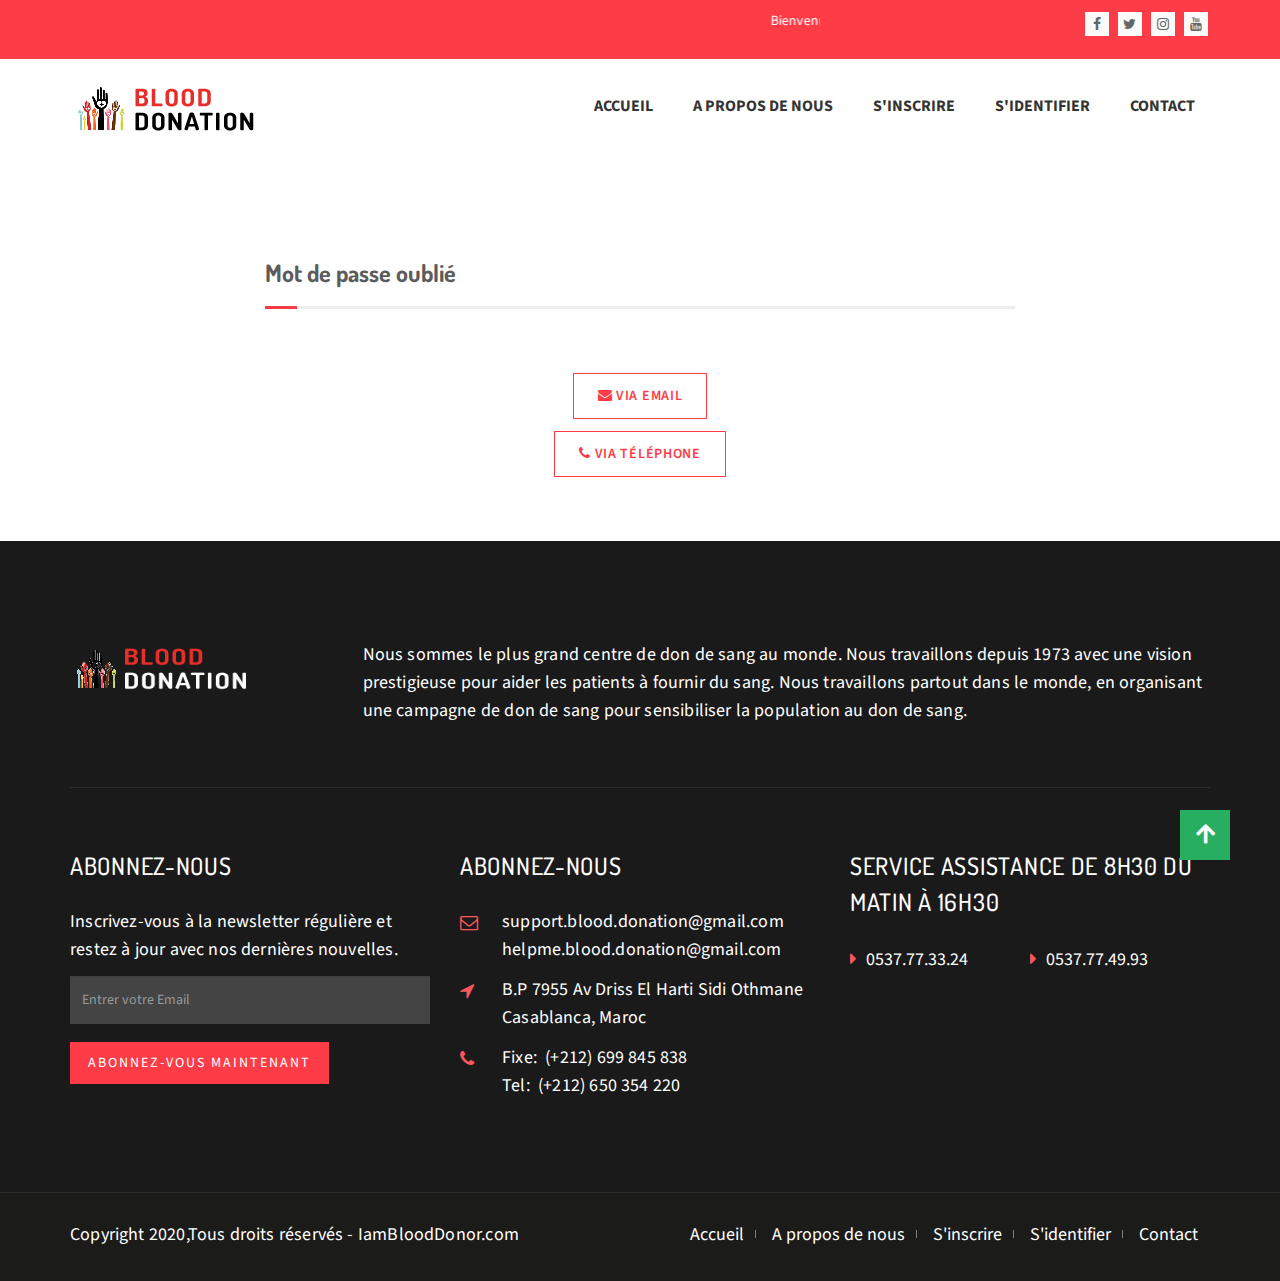
<file: verifier.html>
<!DOCTYPE html>
<!--[if IE 8]> <html lang="en" class="ie8"> <![endif]-->
<!--[if !IE]><!-->
<html lang="en">
<!--<![endif]-->

<head>
    <meta charset="utf-8">
    <title>Blood Donation</title>
    <meta name="viewport" content="width=device-width, initial-scale=1, maximum-scale=1">
    <meta name="description" content="Blood Donation">
    <meta name="author" content="xenioushk">
    <link rel="stylesheet" href="https://use.fontawesome.com/releases/v5.4.1/css/all.css">
    <link rel="shortcut icon" href="images/favicon.png" />

    <!-- HTML5 shim, for IE6-8 support of HTML5 elements -->
    <!--[if lt IE 9]>
    <script src="http://html5shim.googlecode.com/svn/trunk/html5.js"></script>
        <![endif]-->

    <!-- The styles -->
    <link rel="stylesheet" href="css/bootstrap.min.css" />
    <link href="css/font-awesome.min.css" rel="stylesheet" type="text/css">
    <link href="https://stackpath.bootstrapcdn.com/font-awesome/4.7.0/css/font-awesome.min.css" rel="stylesheet"
        integrity="sha384-wvfXpqpZZVQGK6TAh5PVlGOfQNHSoD2xbE+QkPxCAFlNEevoEH3Sl0sibVcOQVnN" crossorigin="anonymous">
    <link href="css/animate.css" rel="stylesheet" type="text/css">
    <link href="css/owl.carousel.css" rel="stylesheet" type="text/css">
    <link href="css/venobox.css" rel="stylesheet" type="text/css">
    <link rel="stylesheet" href="css/styles.css" />
<body>
            <!--  HEADER -->
    <header class="main-header clearfix" data-sticky_header="true">

        <div class="top-bar clearfix">

            <div class="container">

                <div class="row">

                    <div class="col-md-8 col-sm-12">

                        <!-- <p>Welcome to blood donation center.</p> -->
                        <marquee behavior="" direction="Left">
                            Bienvenue à <span>Blood Donation</span> Il s'agit d'une organisation de don de sang à but non lucratif.Veuillez vous joindre à nous. "Donate Blood Save Life"
                        </marquee>  

                    </div>

                    <div class="col-md-4col-sm-12">
                        <div class="top-bar-social">
                            <a href="#"><i class="fa fa-facebook"></i></a>
                            <a href="#"><i class="fa fa-twitter"></i></a>
                            <a href="#"><i class="fa fa-instagram"></i></a>
                            <a href="#"><i class="fa fa-youtube"></i></a>
                        </div>
                    </div>

                </div>

            </div> <!--  end .container -->

        </div> <!--  end .top-bar  -->

        <section class="header-wrapper navgiation-wrapper">

            <div class="navbar navbar-default">
                <div class="container">

                    <div class="navbar-header">
                        <button type="button" class="navbar-toggle" data-toggle="collapse" data-target=".navbar-collapse">
                            <span class="icon-bar"></span>
                            <span class="icon-bar"></span>
                            <span class="icon-bar"></span>
                        </button>
                        <a class="logo" href="index.html"><img alt="" src="images/logo.png"></a>
                    </div>

                    <div class="navbar-collapse collapse">
                        <ul class="nav navbar-nav navbar-right">
                            <li class="drop">
                                <a href="index.html" title="Home">Accueil</a>
                            </li>
                            <li><a href="about-us.html" title="About Us">A propos de nous</a></li>
                            <li><a href="singup.html" title="Register"> S'inscrire</a></li>
                                    <li><a href="signin.html" title="Login">S'identifier</a></li>
                            <!-- <li>
                                <a href="#">Campaign</a>
                                <ul class="drop-down">
                                    <li><a href="events.html">All Campaigns</a></li>
                                    <li><a href="event-single.html">Single Campaign</a></li>
                                </ul>
                            </li> 

                            <li class="drop"><a href="#">Pages</a>
                                <ul class="drop-down">


                                    <li><a href="faq.html" title="FAQ">FAQ</a></li>
                                    <li class="drop"><a href="#">Gallery</a>
                                        <ul class="drop-down level3">
                                            <li><a href="gallery-1.html">Layout 01</a></li>
                                            <li><a href="gallery-2.html">Layout 02</a></li>

                                        </ul>
                                    </li>
                                    <li><a href="404.html" title="404 Page">404 Page</a></li>
                                    <li class="drop"><a href="#">Level 3</a>
                                        <ul class="drop-down level3">
                                            <li><a href="#">Level 3.1</a></li>
                                            <li><a href="#">Level 3.2</a></li>
                                            <li><a href="#">Level 3.3</a></li>
                                        </ul>
                                    </li>
                                </ul>
                            </li>
                            <li>
                                <a href="#">Blog</a>
                                <ul class="drop-down">
                                    <li><a href="blog.html">All Posts</a></li>
                                    <li><a href="single.html">Single Page</a></li>
                                </ul>
                            </li> -->
                            <li><a href="contact.html">Contact</a></li>
                        </ul>
                    </div>
                </div>
            </div>
        </section>
    </header> <!-- end main-header  -->

    <section class="section-content-block section-contact-block">
        <div class="container">
            <div class="row">
                <div class="col-sm-12 col-md-8 col-md-offset-2 wow fadeInLeft">
                    <div class="contact-form-block">
                        <h2 class="contact-title">Mot de passe oublié</h2>
                        
                             <div class="row">
                <div class="col-sm-12 col-md-4 col-md-offset-4 text-center">
                    <a class="btn btn-load-more" href="email.html"> <i class="fa fa-envelope"></i>&nbsp;Via email</a>
                </div>
                
            </div>

            <div class="row">
                <div class="col-sm-12 col-md-4 col-md-offset-4 text-center">
                    <a class="btn btn-load-more" href="tele.html"> <i class="fa fa-phone"></i>&nbsp;Via téléphone</a>
                </div>
                
            </div>
                        
                    </div> <!-- end .contact-form-block  -->

                </div> <!--  end col-sm-6  -->
            </div> <!-- end row  -->

        </div> <!--  end .container -->
    </section> <!-- end .section-content-block  -->

    


          <!-- START FOOTER  -->

    <footer>

        <section class="footer-widget-area footer-widget-area-bg">

            <div class="container">

                <div class="row">

                    <div class="col-lg-12 col-md-12 col-sm-12 col-xs-12">

                        <div class="about-footer">

                            <div class="row">

                                <div class="col-lg-3 col-md-3 col-sm-3 col-xs-12">
                                    <img src="images/logo2.png" alt="" />
                                </div> <!--  end col-lg-3-->

                                <div class="col-lg-9 col-md-9 col-sm-9 col-xs-12">
                                    <p>
                                        Nous sommes le plus grand centre de don de sang au monde. Nous travaillons depuis 1973 avec une vision prestigieuse pour aider les patients à fournir du sang. Nous travaillons partout dans le monde, en organisant une campagne de don de sang pour sensibiliser la population au don de sang.
                                    </p>
                                </div> <!--  end .col-lg-9  -->

                            </div> <!--  end .row -->

                        </div> <!--  end .about-footer  -->

                    </div> <!--  end .col-md-12  -->

                </div> <!--  end .row  -->

                <div class="row">

                    <div class="col-md-4 col-sm-6 col-xs-12">

                        <div class="footer-widget">
                            <div class="sidebar-widget-wrapper">
                                <div class="footer-widget-header clearfix">
                                    <h3>Abonnez-nous</h3>
                                </div>
                                <p>Inscrivez-vous à la newsletter régulière et restez à jour avec nos dernières nouvelles.</p>
                                <div class="footer-subscription">
                                    <p>
                                        <input id="mc4wp_email" class="form-control" required="" placeholder="Entrer votre Email"
                                            name="EMAIL" type="email">
                                    </p>
                                    <p>
                                        <input class="btn btn-default" value="Abonnez-vous maintenant" type="submit">
                                    </p>
                                </div>
                            </div>
                        </div>

                    </div> <!--  end .col-md-4 col-sm-12 -->

                    <div class="col-md-4 col-sm-6 col-xs-12">

                        <div class="footer-widget">

                            <div class="sidebar-widget-wrapper">

                                <div class="footer-widget-header clearfix">
                                    <h3>Abonnez-nous</h3>
                                </div> <!--  end .footer-widget-header -->


                                <div class="textwidget">

                                    <i class="fa fa-envelope-o fa-contact"></i>
                                    <p><a href="#">support.blood.donation@gmail.com</a><br /><a href="#">helpme.blood.donation@gmail.com</a></p>

                                    <i class="fa fa-location-arrow fa-contact"></i>
                                    <p>B.P 7955 Av Driss El Harti Sidi Othmane<br />Casablanca, Maroc</p>

                                    <i class="fa fa-phone fa-contact"></i>
                                    <p>Fixe:&nbsp; (+212) 699 845 838<br />Tel:&nbsp; (+212) 650 354 220</p>

                                </div>

                            </div> <!-- end .footer-widget-wrapper  -->

                        </div> <!--  end .footer-widget  -->

                    </div> <!--  end .col-md-4 col-sm-12 -->

                    <div class="col-md-4 col-sm-12 col-xs-12">

                        <div class="footer-widget clearfix">

                            <div class="sidebar-widget-wrapper">

                                <div class="footer-widget-header clearfix">
                                    <h3>Service Assistance de 8h30 du matin à 16h30</h3>
                                </div> <!--  end .footer-widget-header -->


                                <ul class="footer-useful-links">

                                    <li>
                                        <a href="#">
                                            <i class="fa fa-caret-right fa-footer"></i>
                                            0537.77.33.24
                                        </a>
                                    </li>

                                    <li>
                                        <a href="#">
                                            <i class="fa fa-caret-right fa-footer"></i>
                                            0537.77.49.93
                                        </a>
                                    </li>

                                </ul>

                            </div> <!--  end .footer-widget  -->

                        </div> <!--  end .footer-widget  -->

                    </div> <!--  end .col-md-4 col-sm-12 -->

                </div> <!-- end row  -->

            </div> <!-- end .container  -->

        </section> <!--  end .footer-widget-area  -->

        <!--FOOTER CONTENT  -->

        <section class="footer-contents">

            <div class="container">

                <div class="row clearfix">

                    <div class="col-md-6 col-sm-12">
                        <p class="copyright-text"> Copyright 2020,Tous droits réservés - IamBloodDonor.com</p>
                    </div> <!-- end .col-sm-6  -->

                    <div class="col-md-6 col-sm-12 text-right">
                        <div class="footer-nav">
                            <nav>
                                <ul>
                                    <li class="drop">
                                        <a href="index.html" title="Home">Accueil</a>
                                    </li>
                                    <li><a href="about-us.html" title="About Us">A propos de nous</a></li>
                                    <li><a href="singup.html" title="Register"> S'inscrire</a></li>
                                    <li><a href="signin.html" title="Login">S'identifier</a></li>
                                    <!-- <li>
                                        <a href="#">Campaign</a>
                                        <ul class="drop-down">
                                            <li><a href="events.html">All Campaigns</a></li>
                                            <li><a href="event-single.html">Single Campaign</a></li>
                                        </ul>
                                    </li> 
        
                                    <li class="drop"><a href="#">Pages</a>
                                        <ul class="drop-down">
        
        
                                            <li><a href="faq.html" title="FAQ">FAQ</a></li>
                                            <li class="drop"><a href="#">Gallery</a>
                                                <ul class="drop-down level3">
                                                    <li><a href="gallery-1.html">Layout 01</a></li>
                                                    <li><a href="gallery-2.html">Layout 02</a></li>
        
                                                </ul>
                                            </li>
                                            <li><a href="404.html" title="404 Page">404 Page</a></li>
                                            <li class="drop"><a href="#">Level 3</a>
                                                <ul class="drop-down level3">
                                                    <li><a href="#">Level 3.1</a></li>
                                                    <li><a href="#">Level 3.2</a></li>
                                                    <li><a href="#">Level 3.3</a></li>
                                                </ul>
                                            </li>
                                        </ul>
                                    </li>
                                    <li>
                                        <a href="#">Blog</a>
                                        <ul class="drop-down">
                                            <li><a href="blog.html">All Posts</a></li>
                                            <li><a href="single.html">Single Page</a></li>
                                        </ul>
                                    </li> -->
                                    <li><a href="contact.html">Contact</a></li>
                                </ul>
                            </nav>
                        </div> <!--  end .footer-nav  -->
                    </div> <!--  end .col-lg-6  -->

                </div> <!-- end .row  -->

            </div> <!--  end .container  -->

        </section> <!--  end .footer-content  -->

    </footer>

    <a class="gotopbtn" href="#"> <i class="fas fa-arrow-up"></i> </a>

    <!-- END FOOTER  -->

    <!-- Back To Top Button  -->

    <script src="js/jquery.min.js"></script>
    <script src="js/bootstrap.min.js"></script>
    <script src="js/wow.min.js"></script>
    <script src="js/jquery.backTop.min.js "></script>
    <script src="js/waypoints.min.js"></script>
    <script src="js/waypoints-sticky.min.js"></script>
    <script src="js/owl.carousel.min.js"></script>
    <script src="js/jquery.stellar.min.js"></script>
    <script src="js/jquery.counterup.min.js"></script>
    <script src="js/venobox.min.js"></script>
    <script src="js/custom-scripts.js"></script>
</body>

</html>
</file>
<file: css/venobox.css>
/* ------ venobox.css --------*/
.vbox-overlay *, .vbox-overlay *:before, .vbox-overlay *:after{
    -webkit-backface-visibility: hidden;
    -webkit-box-sizing:border-box;
    -moz-box-sizing:border-box;
    box-sizing:border-box;
}
/* ------- overlay: change here background color and opacity ----- */
.vbox-overlay{
    background: #fdfdfd;
    background: rgba(0,0,0,0.85); 
    width: 100%;
    height: auto;
    position: fixed;
    top: 0;
    left: 0;
    bottom: 0;
    z-index: 9999;
    opacity: 0;
    overflow-x: hidden;
    overflow-y: auto;

}

/* ----- preloader - choose between CIRCLE, IOS, DOTS, QUADS ----- */

/* circle preloader */
.vbox-preloader{
    position:fixed; 
    width:32px; 
    height:32px;
    left:50%; 
    top:50%; 
    margin-left:-16px; 
    margin-top:-16px;
    background-image: url(../images/preload-circle.png);
    text-indent: -100px;
    overflow: hidden;
    -webkit-animation: playload 1.4s steps(18) infinite;
       -moz-animation: playload 1.4s steps(18) infinite;
        -ms-animation: playload 1.4s steps(18) infinite;
         -o-animation: playload 1.4s steps(18) infinite;
            animation: playload 1.4s steps(18) infinite;
}
@-webkit-keyframes playload {
   from { background-position:    0px; }
     to { background-position: -576px; }
}
@-moz-keyframes playload {
   from { background-position:    0px; }
     to { background-position: -576px; }
}
@-ms-keyframes playload {
   from { background-position:    0px; }
     to { background-position: -576px; }
}
@-o-keyframes playload {
   from { background-position:    0px; }
     to { background-position: -576px; }
}
@keyframes playload {
   from { background-position:    0px; }
     to { background-position: -576px; }
}


/* IOS preloader */

/*.vbox-preloader{
    position:fixed; 
    width:32px; 
    height:32px;
    left:50%; 
    top:50%; 
    margin-left:-16px; 
    margin-top:-16px;
    background-image: url(preload-ios.png);
    text-indent: -100px;
    overflow: hidden;
    -webkit-animation: playload 1.4s steps(12) infinite;
       -moz-animation: playload 1.4s steps(12) infinite;
        -ms-animation: playload 1.4s steps(12) infinite;
         -o-animation: playload 1.4s steps(12) infinite;
            animation: playload 1.4s steps(12) infinite;
}

@-webkit-keyframes playload {
   from { background-position:    0px; }
     to { background-position: -384px; }
}
@-moz-keyframes playload {
   from { background-position:    0px; }
     to { background-position: -384px; }
}
@-ms-keyframes playload {
   from { background-position:    0px; }
     to { background-position: -384px; }
}
@-o-keyframes playload {
   from { background-position:    0px; }
     to { background-position: -384px; }
}
@keyframes playload {
   from { background-position:    0px; }
     to { background-position: -384px; }
}
*/


/* dots preloader */
/*
.vbox-preloader{
    position:fixed; 
    width:32px; 
    height:11px;
    left:50%; 
    top:50%; 
    margin-left:-16px; 
    margin-top:-16px;
    background-image: url(preload-dots.png);
    text-indent: -100px;
    overflow: hidden;
    -webkit-animation: playload 1.4s steps(24) infinite;
       -moz-animation: playload 1.4s steps(24) infinite;
        -ms-animation: playload 1.4s steps(24) infinite;
         -o-animation: playload 1.4s steps(24) infinite;
            animation: playload 1.4s steps(24) infinite;
}

@-webkit-keyframes playload {
   from { background-position:    0px; }
     to { background-position: -768px; }
}
@-moz-keyframes playload {
   from { background-position:    0px; }
     to { background-position: -768px; }
}
@-ms-keyframes playload {
   from { background-position:    0px; }
     to { background-position: -768px; }
}
@-o-keyframes playload {
   from { background-position:    0px; }
     to { background-position: -768px; }
}
@keyframes playload {
   from { background-position:    0px; }
     to { background-position: -768px; }
}
*/


/* quads preloader */
/*
.vbox-preloader{
    position:fixed; 
    width:32px; 
    height:10px;
    left:50%; 
    top:50%; 
    margin-left:-16px; 
    margin-top:-16px;
    background-image: url(preload-quads.png);
    text-indent: -100px;
    overflow: hidden;
    -webkit-animation: playload 1.4s steps(12) infinite;
       -moz-animation: playload 1.4s steps(12) infinite;
        -ms-animation: playload 1.4s steps(12) infinite;
         -o-animation: playload 1.4s steps(12) infinite;
            animation: playload 1.4s steps(12) infinite;
}
@-webkit-keyframes playload {
   from { background-position:    0px; }
     to { background-position: -384px; }
}
@-moz-keyframes playload {
   from { background-position:    0px; }
     to { background-position: -384px; }
}
@-ms-keyframes playload {
   from { background-position:    0px; }
     to { background-position: -384px; }
}
@-o-keyframes playload {
   from { background-position:    0px; }
     to { background-position: -384px; }
}
@keyframes playload {
   from { background-position:    0px; }
     to { background-position: -384px; }
}
*/
/* ----- navigation ----- */
.vbox-close{
    cursor: pointer;
    position: fixed;
    top: -1px;
    right: 0;
    width: 46px;
    height: 40px;
    padding: 10px 20px 10px 0;
    display: block;
    background: url(../images/close.gif) no-repeat #161617;
    background-position:10px center;
    color: #fff;
    text-indent: -100px;
    overflow: hidden;
}
.vbox-next, .vbox-prev{
    box-sizing: content-box;
    cursor: pointer;
    position: fixed;
    top: 50%;
    color: #fff;
    width: 30px;
    height: 170px;
    margin-top: -85px;
    text-indent: -100px;
    border: solid transparent; /* Using border instead of padding to keep bg image in place */
    overflow: hidden;
}
.vbox-prev{
    left: 0;
    border-width: 0 30px 0 10px;
    background: url(../images/prev.gif) center center no-repeat;
}
.vbox-next{
    right: 0;
    border-width: 0 10px 0 30px;
    background: url(../images/next.gif) center center no-repeat;
}

.vbox-title{
    width: 100%;
    height: 40px;
    float: left;
    text-align: center;
    line-height: 28px;
    font-size: 12px;
    color: #fff;
    padding: 6px 40px;
    overflow: hidden;
    background: #161617;
    position: fixed;
    display: none;
    top: -1px;
    left: 0;

}
.vbox-num{
    cursor: pointer;
    position: fixed;
    top: -1px;
    left: 0;
    height: 40px;
    display: block;
    color: #fff;
    overflow: hidden;
    line-height: 28px;
    font-size: 12px;
    padding: 6px 10px;
    background: #161617;
    display: none;
}
/* ------- inline window ------ */
.vbox-inline{
    width: 420px;
    height: 315px;
    padding: 10px;
    background: #fff;
    text-align: left;
    margin: 0 auto;
    overflow: auto;
}

/* ------- Video & iFrames window ------ */
.venoframe{
    border: none;
    width: 960px;
    height: 720px;
}
@media (max-width: 992px) {
    .venoframe{
        width: 640px;
        height: 480px;
    }
}
@media (max-width: 767px) {
    .venoframe{
        width: 420px;
        height: 315px;
    }
}
@media (max-width: 460px) {
    .vbox-inline{
        width: 100%;
    }

    .venoframe{
        width: 100%;
        height: 260px;
    }
}

/* ------- PLease do NOT edit this! (or do it at your own risk) ------ */
.vbox-open{
    overflow: hidden;
}
.vbox-container{
    position: relative;
    background: #000;
    width: 100%;
    max-width: 1200px;
    margin: 0 auto;
    padding: 0 15px;
}
.vbox-content{
    text-align: center;
    float: left;
    width: 100%;
    position: relative;
    overflow: hidden;
}
.vbox-container img{
    max-width: 100%;
    height: auto;
}
</file>
<file: css/styles.css>
/**
 * File: styles.css
 * Description : Contains all necessary styling for the Blood Donation - Activism & Campaign HTML5 Template
 * Author: xenioushk
 * URL: https://themeforest.net/user/xenioushk
 * Project: Blood Donation - Activism & Campaign HTML5 Template
 * Version: 1.0.1
 * Last Update: 21-11-2017
 **/
/*========================================================================*/
/*   TABLE OF CONTENT
/*========================================================================*/
/*
/*      01. GENERAL STYLING
/*      02. HEADER
/*      03. MAIN NAVIGATION MENU
/*      04. HOME PAGE
/*      05. BLOG LAYOUT
/*      06. BLOG SINGLE PAGE
/*      07. EVENTS/CAMPAIGN PAGE
/*      08. ABOUT US PAGE
/*      09. GALLERY PAGE
/*      10. SERVICE PAGE
/*      11. 404 PAGE
/*      12. FOOTER
/*      13. SIDEBAR & WIDGETS
/*      14. RESPONSIVE STYLING
/*
/*========================================================================*/
@import url('https://fonts.googleapis.com/css?family=Dosis:400,500,600|Source+Sans+Pro:400,600,700');
/**
 * html5doctor.com Reset Stylesheet (Eric Meyer's Reset Reloaded + HTML5 baseline)
 * v1.6.1 2010-09-17 | Authors: Eric Meyer & Richard Clark
 * html5doctor.com/html-5-reset-stylesheet/
 */
html,
body,
div,
span,
object,
iframe,
h1,
h2,
h3,
h4,
h5,
h6,
p,
blockquote,
pre,
abbr,
address,
cite,
code,
del,
dfn,
em,
img,
ins,
kbd,
q,
samp,
small,
strong,
sub,
sup,
var,
b,
i,
dl,
dt,
dd,
ol,
ul,
li,
fieldset,
form,
label,
legend,
table,
caption,
tbody,
tfoot,
thead,
tr,
th,
td,
article,
aside,
canvas,
details,
figcaption,
figure,
footer,
header,
hgroup,
menu,
nav,
section,
summary,
time,
mark,
audio,
video {
  margin: 0;
  padding: 0;
  border: 0;
  font-size: 100%;
  font: inherit;
  vertical-align: baseline;
}
article,
aside,
details,
figcaption,
figure,
footer,
header,
hgroup,
menu,
nav,
section {
  display: block;
}
blockquote,
q {
  quotes: none;
}
blockquote:before,
blockquote:after,
q:before,
q:after {
  content: "";
  content: none;
}
ins {
  background-color: #ff9;
  color: #000;
  text-decoration: none;
}
mark {
  background-color: #ff9;
  color: #000;
  font-style: italic;
  font-weight: bold;
}
del {
  text-decoration: line-through;
}
abbr[title],
dfn[title] {
  border-bottom: 1px dotted;
  cursor: help;
}
table {
  border-collapse: collapse;
  border-spacing: 0;
}
hr {
  display: block;
  height: 1px;
  border: 0;
  border-top: 1px solid #ccc;
  margin: 1em 0;
  padding: 0;
}
input,
select {
  vertical-align: middle;
}
/* Remove margins for navigation lists */
nav ul,
nav li {
  margin: 0;
  list-style: none;
  list-style-image: none;
}
small {
  font-size: 85%;
}
strong,
th {
  font-weight: bold;
}
td {
  vertical-align: top;
}
textarea {
  overflow: auto;
}
/* www.sitepoint.com/blogs/2010/08/20/ie-remove-textarea-scrollbars/ */
/* Align checkboxes, radios, text inputs with their label by: Thierry Koblentz tjkdesign.com/ez-css/css/base.css ; */
input[type="radio"] {
  vertical-align: text-bottom;
}
input[type="checkbox"] {
  vertical-align: bottom;
}
.ie7 input[type="checkbox"] {
  vertical-align: baseline;
}
.ie6 input {
  vertical-align: text-bottom;
}
/* Webkit browsers add a 2px margin outside the chrome of form elements */
button,
input,
select,
textarea {
  margin: 0;
}
/***********************************************************************************************/
/* 01. GENERAL STYLING  */
/***********************************************************************************************/
body {
  font: 18px/28px 'Source Sans Pro', sans-serif;
  color: #4d4d4d;
  font-style: normal;
  font-weight: 400;
  position: relative;
}
img {
  max-width: 100%;
}

a {
  color: #FE3C47;
  text-decoration: none;
  -webkit-transition: all 0.3s ease-out;
  -moz-transition: all 0.3s ease-out;
  -o-transition: all 0.3s ease-out;
  transition: all 0.3s ease-out;
}
a:hover,
a:focus {
  color: #d3010d;
  text-decoration: none;
}
blockquote {
  font: 'Source Sans Pro', sans-serif;
  color: #333333;
}
h1,
h2,
h3,
h4,
h5,
h6 {
  font-family: 'Dosis', sans-serif;
  font-style: normal;
  font-weight: 700;
  color: #000000;
  line-height: 36px;
  margin: 0 0 16px 0;
}
h1 {
  font-size: 56px;
}
h2 {
  font-size: 48px;
}
h2 + p {
  margin-top: 12px;
}
h3 {
  font-size: 36px;
}
h3 + p {
  margin-top: 12px;
}
h4 {
  font-size: 24px;
}
h4 + p {
  margin-top: 12px;
}
h5 {
  font-size: 20px;
}
h6 {
  font-size: 16px;
}
* + p {
  margin-top: 12px;
}
p {
  font: 18px/28px 'Source Sans Pro', sans-serif;
  color: #4d4d4d;
  font-style: normal;
  font-weight: 400;
  letter-spacing: 0.01em;
  margin: 0 0 12px;
  padding: 0;
}
ul,
li {
  list-style-type: none;
}
input[type=text],
input[type=password],
input[type=submit],
input[type=button],
textarea {
  -webkit-border-radius: 0;
  -moz-border-radius: 0;
  border-radius: 0;
  -webkit-background-clip: padding-box;
  -moz-background-clip: padding;
  background-clip: padding-box;
  -webkit-box-shadow: 0 0 0 0 rgba(0, 0, 0, 0);
  -moz-box-shadow: 0 0 0 0 rgba(0, 0, 0, 0);
  box-shadow: 0 0 0 0 rgba(0, 0, 0, 0);
}
input[type=text]:focus,
input[type=password]:focus,
input[type=submit]:focus,
input[type=button]:focus,
textarea:focus {
  -webkit-box-shadow: 0 0 0 0 rgba(0, 0, 0, 0);
  -moz-box-shadow: 0 0 0 0 rgba(0, 0, 0, 0);
  box-shadow: 0 0 0 0 rgba(0, 0, 0, 0);
}
strong {
  font-weight: 600;
}
#preloader {
  background: #ffffff;
  height: 100%;
  position: fixed;
  width: 100%;
  z-index: 9999;
}
#preloader span {
  left: 50%;
  margin-left: -15px;
  margin-top: -15px;
  position: absolute;
  top: 50%;
}
#backTop {
  width: 16px;
  height: 16px;
  padding: 10px;
  border-radius: 0px;
  text-indent: -9999px;
  cursor: pointer;
  z-index: 999999999;
  display: none;
  box-sizing: content-box;
  -webkit-box-sizing: content-box;
  opacity: 1;
  -webkit-transition: opacity 0.2s ease-out;
  -moz-transition: opacity 0.2s ease-out;
  -o-transition: opacity 0.2s ease-out;
  transition: opacity 0.2s ease-out;
}
#backTop:hover {
  opacity: 1;
}
#backTop:after {
  position: absolute;
  content: '-';
  width: 16px;
  height: 16px;
  text-align: center;
  top: 0;
  left: 0;
  color: #FFF;
}
#backTop.custom {
  background-color: #FE3C47;
  background-image: url('../images/uparr-48-b.png');
  background-repeat: no-repeat;
  background-position: center center;
  background-size: cover;
  border: 0px solid #ffa1a7;
  -webkit-transition: 0.2s 0.2s ease-out;
  -moz-transition: 0.2s 0.2s ease-out;
  -o-transition: 0.2s 0.2s ease-out;
  transition: 0.2s 0.2s ease-out;
}
#backTop.custom:hover {
  background-color: #ffffff;
  border: 0px solid #d3010d;
}
.text-bold {
  font-weight: bold;
}
.capitalize {
  text-transform: capitalize;
}
.uppercase {
  text-transform: uppercase;
}
.alert,
.progress,
.pre {
  -webkit-border-radius: 0px;
  -moz-border-radius: 0px;
  border-radius: 0px;
  -webkit-background-clip: padding-box;
  -moz-background-clip: padding;
  background-clip: padding-box;
}
.margin-top-5 {
  margin-top: 5px;
}
.margin-top-30 {
  margin-top: 30px;
}
.margin-top-20 {
  margin-top: 20px;
}
.margin-top-11 {
  margin-top: 11px;
}
.margin-bottom-5 {
  margin-bottom: 5px;
}
.margin-bottom-11 {
  margin-bottom: 11px;
}
.margin-bottom-80 {
  margin-bottom: 80px;
}
.margin-right-0 {
  margin-right: 0px;
}
.padding-left-0 {
  padding-left: 0px;
}
.padding-right-0 {
  padding-right: 0px;
}
.padding-right-5 {
  padding-right: 5px;
}
.padding-right-11 {
  padding-right: 11px;
}
.no-padding {
  padding: 0px;
}
.inline li {
  display: inline-block;
  margin-right: 24px;
}
.inline li:last-child {
  margin-right: 0;
}
.narrow-p {
  margin: 0 auto 1.5em;
  width: 30%;
}
.fr {
  float: right;
}
.fl {
  float: left;
}
.cb {
  clear: both;
}
.db {
  display: block;
}
.overflow-hidden {
  overflow: hidden;
}
span.border-light-dotted {
  border-bottom: 1px dotted #FE3C47;
}
span.border-bold-dashed {
  border-bottom: 2px dashed #FE3C47;
}
blockquote {
  padding: 12px 26px 26px 42px;
  margin: 0 0 20px;
  font-size: 14px;
  font-family: 'Source Sans Pro', sans-serif;
  background: #FFFFFF;
  position: relative;
  border: 1px solid #CCCCCC;
  border-left: 4px solid #4d4d4d;
  -webkit-transition: 0.3s 0.2s ease-out;
  -moz-transition: 0.3s 0.2s ease-out;
  -o-transition: 0.3s 0.2s ease-out;
  transition: 0.3s 0.2s ease-out;
}
blockquote:hover {
  border: 1px solid #a6a6a6;
  border-left: 4px solid #4d4d4d;
}
blockquote p {
  font-size: 14px;
  line-height: 24px;
}
blockquote:before {
  display: block;
  position: absolute;
  left: 12px;
  top: 14px;
  content: "\f10d";
  font-family: 'FontAwesome';
  font-size: 15px;
  color: #d6d6d6;
  font-style: normal;
  font-weight: normal;
  line-height: 1;
  -webkit-font-smoothing: antialiased;
  -moz-osx-font-smoothing: grayscale;
}
blockquote.testimonial {
  background: #FFFFFF;
  border-top: 1px solid #CCCCCC;
  border-right: 1px solid #CCCCCC;
  border-bottom: 1px solid #CCCCCC;
  margin-bottom: 0;
}
cite {
  text-align: right;
  display: block;
}
cite:before {
  margin-right: 4px;
}
.bq-author {
  padding: 16px 0 0 110px;
  position: relative;
}
.bq-author:before {
  content: "";
  display: block;
  position: absolute;
  top: -1px;
  left: 69px;
  width: 0;
  height: 0;
  border-left: 22px solid transparent;
  border-right: 0 solid transparent;
  border-top: 22px solid #dcdcdc;
  z-index: 2;
}
.bq-author:after {
  content: "";
  display: block;
  position: absolute;
  top: -1px;
  left: 70px;
  width: 0;
  height: 0;
  border-left: 20px solid transparent;
  border-right: 0 solid transparent;
  border-top: 20px solid #fff;
  z-index: 3;
}
.bq-author h6 {
  margin-bottom: 6px;
}
.bq-author .bq-author-info {
  font-size: 12px;
}
ol li {
  padding: 0;
  margin: 0 0 10px 25px;
  list-style-type: decimal;
}
.section-container {
  margin: 24px 0 0 0;
}
.section-heading {
  position: relative;
  font-size: 42px;
  margin-bottom: 20px;
  text-transform: uppercase;
  font-family: 'Dosis', sans-serif;
  letter-spacing: 0.03em;
  font-weight: 600;
  color: #000000;
}
.section-heading:after {
  background-image: url('../images/separator.png');
  background-position: center center;
  background-repeat: no-repeat;
  content: "";
  height: 24px;
  left: 50%;
  margin-left: -75px;
  position: absolute;
  top: 55px;
  width: 150px;
}
.section-heading span {
  font-style: 400;
  color: #000000;
}
.section-heading-alt {
  color: #FFFFFF;
}
.section-heading-alt span {
  font-style: 400;
  color: #FFFFFF;
}
.section-subheading {
  font-size: 22px;
  line-height: 32px;
  font-weight: 400;
  font-family: 'Dosis', sans-serif;
  color: #4d4d4d;
  margin-bottom: 24px;
  padding: 30px 0 0 24px;
  word-spacing: 0.03em;
}
.section-subheading-alt {
  color: #FFFFFF;
}
.accordion .panel {
  margin-bottom: 3px;
  -moz-border-radius: 0px;
  -webkit-border-radius: 0px;
  border-radius: 0px;
}
.accordion .panel .panel-title a {
  display: block;
}
span.label {
  margin-right: 1px;
  -moz-border-radius: 0px;
  -webkit-border-radius: 0px;
  border-radius: 0px;
  font-size: 100%;
}
#btn,
.btn {
  text-align: center;
  -webkit-transition: 0.3s 0.2s ease-out;
  -moz-transition: 0.3s 0.2s ease-out;
  -o-transition: 0.3s 0.2s ease-out;
  transition: 0.3s 0.2s ease-out;
}
#btn:hover,
.btn:hover {
  color: #000000;
}
.btn-dynamism {
  -webkit-border-radius: 0px;
  -moz-border-radius: 0px;
  border-radius: 0px;
  -webkit-background-clip: padding-box;
  -moz-background-clip: padding;
  background-clip: padding-box;
  padding: 12px 42px;
}
.btn-dynamism:hover {
  background: #FE3C47;
  color: #FFFFFF;
}
.btn-custom {
  text-transform: uppercase;
  text-align: center;
  -webkit-transition: 0.3s 0.2s ease-out;
  -moz-transition: 0.3s 0.2s ease-out;
  -o-transition: 0.3s 0.2s ease-out;
  transition: 0.3s 0.2s ease-out;
  border: 1px solid #CCCCCC;
  background: #FE3C47;
  color: #FFFFFF;
  -webkit-border-radius: 0px;
  -moz-border-radius: 0px;
  border-radius: 0px;
  -webkit-background-clip: padding-box;
  -moz-background-clip: padding;
  background-clip: padding-box;
  padding: 12px 14px;
}
.btn-custom:hover {
  border-color: #a6a6a6;
  color: #FE3C47;
  background: #FFFFFF;
}
.btn-custom-inverse {
  text-align: center;
  -webkit-transition: 0.3s 0.2s ease-out;
  -moz-transition: 0.3s 0.2s ease-out;
  -o-transition: 0.3s 0.2s ease-out;
  transition: 0.3s 0.2s ease-out;
  border: 1px solid #CCCCCC;
  color: #FE3C47;
  background: #FFFFFF;
  -webkit-border-radius: 5px;
  -moz-border-radius: 5px;
  border-radius: 5px;
  -webkit-background-clip: padding-box;
  -moz-background-clip: padding;
  background-clip: padding-box;
  padding: 12px 14px;
}
.btn-custom-inverse:hover {
  background: #FE3C47;
  color: #FFFFFF;
}
a.btn-load-more {
  margin-bottom: -36px;
  margin-top: 48px;
  -webkit-border-radius: 0px;
  -moz-border-radius: 0px;
  border-radius: 0px;
  -webkit-background-clip: padding-box;
  -moz-background-clip: padding;
  background-clip: padding-box;
  background: transparent;
  color: #FE3C47;
  background: #FFFFFF;
  border: 1px solid #FE3C47;
  padding: 12px 24px;
  font-weight: 600;
  letter-spacing: 0.05em;
  text-transform: uppercase;
  -webkit-transition: 0.3s 0.2s ease-out;
  -moz-transition: 0.3s 0.2s ease-out;
  -o-transition: 0.3s 0.2s ease-out;
  transition: 0.3s 0.2s ease-out;
}
a.btn-load-more:hover {
  color: #FFFFFF;
  background: #FE3C47;
  border: 1px solid #FE3C47;
}
.button {
  display: inline-block;
  -webkit-border-radius: 5px;
  -moz-border-radius: 5px;
  border-radius: 5px;
  -webkit-background-clip: padding-box;
  -moz-background-clip: padding;
  background-clip: padding-box;
  color: white;
  font-weight: bold;
  height: 3em;
  line-height: 1em;
  padding: 1em;
}
.small-button {
  display: inline-block;
  -webkit-border-radius: 0px;
  -moz-border-radius: 0px;
  border-radius: 0px;
  -webkit-background-clip: padding-box;
  -moz-background-clip: padding;
  background-clip: padding-box;
  color: #000000;
  font-weight: bold;
  height: 0;
  line-height: 0;
  padding: 1em 1em;
  margin: 6px 0;
  width: 100%;
}
.text-highlighter {
  color: #FE3C47;
}
.text-highlighter-white {
  color: #FFFFFF;
}
#comment_btn {
  -webkit-border-radius: 0px;
  -moz-border-radius: 0px;
  border-radius: 0px;
  -webkit-background-clip: padding-box;
  -moz-background-clip: padding;
  background-clip: padding-box;
  text-align: center;
  -webkit-transition: 0.3s 0.2s ease-out;
  -moz-transition: 0.3s 0.2s ease-out;
  -o-transition: 0.3s 0.2s ease-out;
  transition: 0.3s 0.2s ease-out;
  border: 1px solid #CCCCCC;
  -webkit-box-shadow: 0 1px 1px 0 rgba(0, 0, 0, 0.1);
  -moz-box-shadow: 0 1px 1px 0 rgba(0, 0, 0, 0.1);
  box-shadow: 0 1px 1px 0 rgba(0, 0, 0, 0.1);
  background: transparent;
  color: #333333;
  padding: 6px 12px;
}
#comment_btn:hover {
  border: 1px solid #FE3C47;
  color: #FE3C47;
  background: transparent;
}
#contact-form .p-errors label {
  color: lightcoral;
}
#contact-form .p-errors input[type="text"],
#contact-form .p-errors input[type="email"],
#contact-form .p-errors textarea {
  border-color: lightcoral;
}
.wp-caption {
  text-align: center;
}
.wp-caption .wp-caption-text {
  margin-bottom: 0px;
  font-size: 12px;
  font-style: italic;
  line-height: 34px;
}
.sticky {
  margin-bottom: 21px;
  background: #FFFFFF;
}
/*------------------------------ Gallery Caption  ---------------------------------*/
/*------------------------------ By Post Author ---------------------------------*/
/***********************************************************************************************/
/* 02. HEADER */
/***********************************************************************************************/
.main-header {
  height: auto;
  left: 0;
  position: relative;
  /*position: relative;*/
  top: 0;
  width: 100%;
  z-index: 1000;
}
.sticky-wrapper {
  background: #ffffff;
}
.navgiation-wrapper {
  background: #ffffff;
}
.top-bar {
  background: #FE3C47;
  line-height: 42px;
  color: #FFFFFF;
  font-size: 14px;
}
.top-bar i {
  color: #FFFFFF;
  margin-right: 5px;
  display: inline-block;
}
.top-bar a {
  color: #FFFFFF;
}
.top-bar p {
  margin-top: 10px;
  color: #FFFFFF;
}
.top-bar-social {
  float: right;
  margin-right: 12px;
  color: #FFFFFF;
  font-size: 16px;
  margin-top: 5px;
  border: 0px solid #FFF;
  letter-spacing: 1px;
  text-transform: uppercase;
  -webkit-border-radius: 0px;
  -moz-border-radius: 0px;
  border-radius: 0px;
  -webkit-background-clip: padding-box;
  -moz-background-clip: padding;
  background-clip: padding-box;
}
.top-bar-social a {
  display: inline-block;
  -webkit-transition: all 0.3s ease-out;
  -moz-transition: all 0.3s ease-out;
  -o-transition: all 0.3s ease-out;
  transition: all 0.3s ease-out;
}
.top-bar-social a i.fa {
  width: 24px;
  height: 24px;
  -webkit-border-radius: 0px;
  -moz-border-radius: 0px;
  border-radius: 0px;
  -webkit-background-clip: padding-box;
  -moz-background-clip: padding;
  background-clip: padding-box;
  text-align: center;
  color: #666;
  background: #fafafa;
  line-height: 24px;
  font-size: 14px;
  position: relative;
  top: -2px;
}
.top-bar-social a:hover i.fa {
  color: #FE3C47;
  background: #fafafa;
}
.sticky-header {
  height: auto;
  left: 0;
  position: absolute;
  top: 0;
  width: 100%;
  z-index: 1000;
}
.sticky-header .top-bar {
  background: rgba(254, 60, 71, 0.9);
}
.sticky-header .navgiation-wrapper {
  background: rgba(255, 255, 255, 0.97);
}
.sticky-header .sticky-wrapper {
  background: transparent !important;
}
.stuck {
  position: fixed;
  top: 0;
  left: 0px;
  right: 0px;
  z-index: 99;
  opacity: 1;
  -webkit-transition: opacity 0.3s ease-out;
  -moz-transition: opacity 0.3s ease-out;
  -o-transition: opacity 0.3s ease-out;
  transition: opacity 0.3s ease-out;
  background: rgba(255, 255, 255, 0.97);
  width: 100%;
  padding: 0px;
  margin: 0 !important;
}
.logo {
  margin-top: 32px;
  margin-bottom: 0;
}
.header-container {
  border-bottom: 0px solid #EEEEEE;
  padding-bottom: 0px;
  box-shadow: 0px 0px 2px -4px rgba(0, 0, 0, 0.2);
  -webkit-transition: 0.2s 0.2s ease-out;
  -moz-transition: 0.2s 0.2s ease-out;
  -o-transition: 0.2s 0.2s ease-out;
  transition: 0.2s 0.2s ease-out;
}
/***********************************************************************************************/
/* 03. MAIN NAVIGATION MENU */
/***********************************************************************************************/
a.logo {
  margin-top: 10px;
  display: inline-block;
}
a.logo img {
  display: block;
}
.navbar-default {
  border: none;
  background: transparent;
  margin-bottom: 0px;
  padding: 12px 0;
}
.navbar-default .navbar-nav {
  margin-top: 10px;
}
.navbar-default .navbar-nav > li {
  margin-left: 10px;
}
.navbar-default .navbar-nav > li > a {
  font-family: 'Source Sans Pro', sans-serif;
  font-weight: 700;
  font-size: 16px;
  color: #333333;
  text-transform: uppercase;
  padding-bottom: 24px;
}
.navbar-default .navbar-nav > li > a:hover {
  color: #000000;
}
.navbar-default .navbar-nav li.drop {
  position: relative;
}
.navbar-default .navbar-nav li ul.drop-down {
  margin: 0;
  padding: 0;
  position: absolute;
  top: 71px;
  left: 0;
  width: 190px;
  visibility: hidden;
  opacity: 0;
  z-index: 3;
  text-align: left;
  -webkit-transition: all 0.3s ease-out;
  -moz-transition: all 0.3s ease-out;
  -o-transition: all 0.3s ease-out;
  transition: all 0.3s ease-out;
}
.navbar-default .navbar-nav li ul.drop-down li {
  list-style: none;
  display: block;
  margin: 0;
}
.navbar-default .navbar-nav li ul.drop-down li ul.drop-down.level3 {
  -webkit-transform: rotateX(0deg);
  -moz-transform: rotateX(0deg);
  -ms-transform: rotateX(0deg);
  -o-transform: rotateX(0deg);
  transform: rotateX(0deg);
  -webkit-transform: rotateX(-90deg);
  -moz-transform: rotateX(-90deg);
  -ms-transform: rotateX(-90deg);
  -o-transform: rotateX(-90deg);
  transform: rotateX(-90deg);
  top: 0px;
  left: 100%;
  border-bottom: none;
}
.navbar-default .navbar-nav li ul.drop-down li a {
  font-family: 'Source Sans Pro', sans-serif;
  font-weight: 700;
  font-size: 15px;
  display: inline-block;
  text-decoration: none;
  display: block;
  color: #000000;
  padding: 12px 20px;
  text-transform: uppercase;
  background: rgba(255, 255, 255, 0.9);
  margin: 0;
  border: none;
}
.navbar-default .navbar-nav li ul.drop-down li a:hover {
  background: rgba(0, 0, 0, 0.9);
  color: #FFFFFF;
}
.navbar-default .navbar-nav li ul.drop-down li:hover ul.drop-down.level3 {
  -webkit-transform: rotateX(0deg);
  -moz-transform: rotateX(0deg);
  -ms-transform: rotateX(0deg);
  -o-transform: rotateX(0deg);
  transform: rotateX(0deg);
}
.navbar-default .navbar-nav li ul.drop-down li:last-child {
  border-bottom: none;
}
.navbar-default .navbar-nav li:hover > ul.drop-down {
  visibility: visible;
  opacity: 1;
}
header.one-page .navbar-nav > li {
  margin-left: 0;
}
header.one-page .navbar-nav > li > a span {
  color: #FE3C47;
}
.menu-container {
  border: 5px solid rgba(0, 0, 0, 0.5);
  background: rgba(0, 0, 0, 0.8);
  margin-top: 20px;
  padding: 0px 20px;
}
.menu-container .navbar-nav li ul.drop-down {
  top: 66px;
}
/***********************************************************************************************/
/* 04. HOME PAGE */
/***********************************************************************************************/
.section-content-block {
  padding: 100px 0 100px 0;
  background: #FFFFFF;
}
.section-pure-white-bg {
  background: #FFFFFF !important;
}
.section-secondary-bg {
  background: #F9FAFB !important;
}
.section-heading-wrapper {
  margin-bottom: 32px;
}
.home-page-section-heading span {
  font-size: 16px;
  font-weight: normal;
  font-style: italic;
  color: #676767;
}
.home-page-section-sub-heading {
  font-size: 26px;
  line-height: 32px;
  font-style: italic;
  color: #808080;
}
.slider-wrap {
  clear: both;
}
#slider_1 {
  position: relative;
  text-align: center;
}
#slider_1 .item img {
  display: block;
  width: 100%;
  height: auto;
}
#slider_1 .slider-content {
  position: absolute;
  top: 50%;
  transform: translateY(-50%);
  width: 100%;
}
#slider_1 .slider-content p {
  color: #1A1A1A;
}
#slider_1 .slider-content h3 {
  font-family: 'Source Sans Pro', sans-serif;
  color: #1A1A1A;
  font-size: 32px;
  font-weight: 700;
  text-transform: uppercase;
  letter-spacing: 0.5em;
  line-height: 50px;
  margin: 16px 0 0;
}
#slider_1 .slider-content h2 {
  letter-spacing: 0.03em;
  position: relative;
  overflow: hidden;
  font-family: 'Source Sans Pro', sans-serif;
  font-size: 60px;
  line-height: 70px;
  font-weight: 700;
  margin: 24px 0 0;
  color: #1A1A1A;
  text-transform: uppercase;
}
#slider_1 .slider-content h2 span {
  padding: 0 3px;
  font-weight: 400;
}
#slider_1 .slider-content a.btn-slider {
  font-size: 18px;
  margin-top: 40px;
  background: #FE3C47;
  border: 2px solid #FE3C47;
  color: #FFFFFF;
  line-height: 32px;
  padding: 10px 24px;
  text-transform: uppercase;
  font-weight: 600;
  text-align: left;
  letter-spacing: 0.03em;
  -webkit-border-radius: 0px;
  -moz-border-radius: 0px;
  border-radius: 0px;
  -webkit-background-clip: padding-box;
  -moz-background-clip: padding;
  background-clip: padding-box;
}
#slider_1 .slider-content a.btn-slider:hover {
  background: #fe0917;
  border: 2px solid #FE3C47;
  color: #FFFFFF;
}
#slider_1 .slider-contents-info {
  background: rgba(255, 255, 255, 0.9);
  padding: 24px 0px 48px;
  display: block;
  overflow: hidden;
  position: relative;
  z-index: 1;
}
#slider_1 .slider-contents-info:before,
#slider_1 .slider-contents-info:after {
  content: "";
  width: 130px;
  height: 130px;
  background: transparent;
  border: 5px solid #FE3C47;
  position: absolute;
  z-index: -1;
}
#slider_1 .slider-contents-info:before {
  bottom: 0px;
  left: 0;
  border-top: 0px;
  border-right: 0px;
}
#slider_1 .slider-contents-info:after {
  top: 0px;
  right: 0;
  border-left: 0px;
  border-bottom: 0px;
}
#slider_1 .owl-controls {
  opacity: 0;
  -webkit-transition: all 0.3s ease-in-out;
  -moz-transition: all 0.3s ease-in-out;
  transition: all 0.3s ease-in-out;
}
#slider_1 .owl-controls .owl-nav div {
  color: #000000;
  font-size: 22px;
  line-height: 70px;
  margin-top: 0px;
  opacity: 1;
  position: absolute;
  top: 50%;
  margin-top: -30px;
  z-index: 1;
  -webkit-transition: all 0.3s ease-in-out;
  -moz-transition: all 0.3s ease-in-out;
  transition: all 0.3s ease-in-out;
}
#slider_1 .owl-controls .owl-nav div:hover {
  opacity: 0.8;
}
#slider_1 .owl-controls .owl-nav div.owl-prev {
  -webkit-transition: all 0.5s ease-out;
  -moz-transition: all 0.5s ease-out;
  -o-transition: all 0.5s ease-out;
  transition: all 0.5s ease-out;
  left: 24px;
  width: 60px;
  height: 60px;
  line-height: 60px;
  background: #fe3c47;
  color: #FFFFFF;
}
#slider_1 .owl-controls .owl-nav div.owl-next {
  -webkit-transition: all 0.5s ease-out;
  -moz-transition: all 0.5s ease-out;
  -o-transition: all 0.5s ease-out;
  transition: all 0.5s ease-out;
  right: 24px;
  width: 60px;
  height: 60px;
  line-height: 60px;
  background: #fe3c47;
  color: #FFFFFF;
}
#slider_1:hover .owl-controls {
  opacity: 1;
}
#slider_1:hover .owl-controls .owl-nav div.owl-prev {
  left: 12px;
}
#slider_1:hover .owl-controls .owl-nav div.owl-next {
  right: 12px;
}
.section-banner {
  background-image: url("../images/home_1_slider_1.jpg");
  padding: 250px 0px;
  background-repeat: no-repeat;
  background-size: cover;
  background-position: center;
  position: relative;
  overflow: hidden;
}
.section-banner .banner-content {
  width: 100%;
}
.section-banner .banner-content h2 {
  font-family: 'Source Sans Pro', sans-serif;
  font-size: 50px;
  line-height: 60px;
  font-weight: 700;
  margin: 12px 0 0;
  color: #FFFFFF;
  text-transform: uppercase;
}
.section-banner .banner-content h2 span {
  padding: 0 3px;
  font-weight: 400;
}
.section-banner .banner-content h3 {
  font-family: 'Source Sans Pro', sans-serif;
  font-weight: 400;
  font-size: 24px;
  line-height: 32px;
  letter-spacing: 0.02em;
  margin: 16px 0 0;
  color: #FFFFFF;
}
.section-banner .banner-content a.btn-slider {
  font-size: 16px;
  margin-top: 24px;
  background: #FE3C47;
  border: 2px solid #FE3C47;
  color: #FFFFFF;
  line-height: 32px;
  padding-left: 24px;
  padding-right: 24px;
  font-weight: 500;
  text-align: center;
  -webkit-border-radius: 0px;
  -moz-border-radius: 0px;
  border-radius: 0px;
  -webkit-background-clip: padding-box;
  -moz-background-clip: padding;
  background-clip: padding-box;
}
.section-banner .banner-content a.btn-slider:hover {
  background: #fe0917;
  border: 2px solid #FE3C47;
  color: #FFFFFF;
}
.cta-section-1 {
  background: #F8F9FA;
  padding: 40px 0;
  color: #333333;
}
.cta-section-1 h2 {
  font-size: 32px;
  text-transform: uppercase;
  letter-spacing: 0.03em;
  color: #1A1A1A;
  font-weight: 600;
}
.cta-section-1 p {
  margin-bottom: 0;
  color: #777777;
}
.cta-section-1 a.btn-cta-1 {
  background: #FE3C47;
  color: #FFFFFF;
  border: 3px solid #FE3C47;
  font-size: 22px;
  font-weight: 700;
  height: 60px;
  line-height: 42px;
  margin-bottom: 6px;
  margin-top: 24px;
  padding-left: 28px;
  padding-right: 28px;
  position: relative;
  text-transform: uppercase;
  -webkit-border-radius: 0px;
  -moz-border-radius: 0px;
  border-radius: 0px;
  -webkit-background-clip: padding-box;
  -moz-background-clip: padding;
  background-clip: padding-box;
  transition: all 0.3s ease-out 0.2s;
}
.cta-section-1 a.btn-cta-1:hover {
  background: transparent;
  color: #1A1A1A;
}
.cta-section-2 {
  padding: 64px 0;
  background: transparent;
  background-image: url('../images/pattern_1.png');
  background-repeat: repeat;
  background-position: center center;
  background-size: initial;
  background-attachment: fixed;
  display: block;
  clear: both;
  position: relative;
  overflow: hidden;
  text-align: center;
}
.cta-section-2:before {
  position: absolute;
  width: 100%;
  height: 100%;
  background: #FE3C47;
  opacity: 0.95;
  top: 0;
  left: 0;
  content: '';
}
.cta-section-2 h2 {
  font-size: 32px;
  line-height: 42px;
  color: #FFFFFF;
  font-weight: 500;
  margin: 0;
  font-family: 'Dosis', sans-serif;
  letter-spacing: 0.03em;
  text-transform: uppercase;
}
.cta-section-2 p {
  font-size: 18px;
  font-weight: 400;
  letter-spacing: 0.004em;
  color: #FFFFFF;
}
.cta-section-2 a.btn-cta-2 {
  background: #FAFAFA;
  color: #FE3C47;
  border: 2px solid #CCCCCC;
  font-size: 22px;
  font-weight: 700;
  height: 60px;
  line-height: 42px;
  margin-bottom: 6px;
  margin-top: 24px;
  padding-left: 28px;
  padding-right: 28px;
  position: relative;
  text-transform: uppercase;
  -webkit-border-radius: 0px;
  -moz-border-radius: 0px;
  border-radius: 0px;
  -webkit-background-clip: padding-box;
  -moz-background-clip: padding;
  background-clip: padding-box;
  transition: all 0.3s ease-out 0.2s;
}
.cta-section-2 a.btn-cta-2:hover {
  background: #FE3C47;
  color: #FFFFFF;
}
.cta-section-3 {
  background: transparent;
  background-image: url('../images/1.jpg');
  background-repeat: no-repeat;
  background-position: center center;
  background-size: cover;
  background-attachment: fixed;
  color: #FFFFFF;
  display: block;
  clear: both;
  position: relative;
  overflow: hidden;
}
.cta-section-3:before {
  position: absolute;
  width: 100%;
  height: 100%;
  background: rgba(0, 0, 0, 0.7);
  top: 0;
  left: 0;
  content: '';
}
.cta-section-3 .cta-content {
  color: #FFFFFF;
}
.cta-section-3 .cta-content h2 {
  font-size: 70px;
  color: #FFFFFF;
  text-transform: uppercase;
  letter-spacing: 0.03em;
  line-height: 65px;
  font-weight: 500;
}
.cta-section-3 .cta-content a.btn-cta-3 {
  background: #FE3C47;
  border: 2px solid #FE3C47;
  color: #FFFFFF;
  display: inline-block;
  font-size: 20px;
  font-weight: 400;
  padding: 12px 25px;
  position: relative;
  text-transform: uppercase;
  transition: all 0.3s ease-out 0s;
  margin-top: 25px;
}
.cta-section-3 .cta-content a.btn-cta-3:hover {
  background-color: #fe0917;
}
.section-process {
  position: relative;
  overflow: hidden;
}
.process-layout {
  margin: 32px 0 0;
  text-align: left;
  position: relative;
  padding: 0;
  background: #F8F9FA;
}
.process-layout .process-img {
  position: relative;
}
.process-layout .process-img img {
  vertical-align: middle;
  width: 100%;
}
.process-layout .process-img .step h3 {
  color: #FFFFFF;
  bottom: 15px;
  font-family: 'Source Sans Pro', sans-serif;
  font-size: 64px;
  position: absolute;
  right: 30px;
  text-align: center;
  z-index: 9999;
}
.process-layout .process-img .step:after {
  background: #FE3C47;
  bottom: 0;
  content: "";
  height: 100px;
  opacity: 0.7;
  position: absolute;
  right: 0;
  width: 100px;
  -webkit-transition: all 0.5s ease-out;
  -moz-transition: all 0.5s ease-out;
  -o-transition: all 0.5s ease-out;
  transition: all 0.5s ease-out;
}
.process-layout h2 {
  font-size: 28px;
  font-family: 'Dosis', sans-serif;
  letter-spacing: 0.01em;
  font-weight: 600;
  text-transform: uppercase;
  position: relative;
  color: #1A1A1A;
}
.process-layout:hover .process-img .step:after {
  opacity: 1;
}
.process-info {
  padding: 32px 16px;
  text-align: left;
}
.section-home-blog {
  background: #F9FAFB;
}
.section-home-blog .latest-news-container {
  border: 0px solid #CCCCCC;
}
.section-home-blog .latest-news-container figure {
  display: block;
  position: relative;
  overflow: hidden;
}
.section-home-blog .latest-news-container figure img {
  display: block;
  position: relative;
  width: 1000%;
}
.section-home-blog .latest-news-container figure:after {
  font-family: FontAwesome;
  content: '+';
  position: absolute;
  right: 150%;
  margin-left: -30px;
  bottom: -64px;
  background: #FFFFFF;
  color: #FE3C47;
  text-align: center;
  width: 60px;
  height: 60px;
  font-size: 30px;
  line-height: 60px;
  -webkit-border-radius: 100%;
  -moz-border-radius: 100%;
  border-radius: 100%;
  -webkit-background-clip: padding-box;
  -moz-background-clip: padding;
  background-clip: padding-box;
  -webkit-transition: all 0.5s ease-out;
  -moz-transition: all 0.5s ease-out;
  -o-transition: all 0.5s ease-out;
  transition: all 0.5s ease-out;
}
.section-home-blog .latest-news-container .news-content {
  background: #FFFFFF;
  padding: 15px 25px 35px;
}
.section-home-blog .latest-news-container .news-content h3 {
  color: #1A1A1A;
  font-size: 20px;
  font-weight: 600;
  letter-spacing: 0.03em;
  line-height: 32px;
  margin-bottom: 6px;
  text-transform: uppercase;
  margin-top: 12px;
}
.section-home-blog .latest-news-container .news-content h3 a {
  display: block;
}
.section-home-blog .latest-news-container .news-content p {
  color: #333333;
}
.section-home-blog .latest-news-container .news-content .news-meta-info {
  font-size: 14px;
  font-weight: 600;
  margin-bottom: 12px;
}
.section-home-blog .latest-news-container:hover figure:after {
  opacity: 1;
  top: 50%;
  left: 50%;
  margin-top: -30px;
}
.counter-section-1 {
  padding: 0px;
}
.counter-layout-1 {
  border: 1px solid #CCCCCC;
  background: #F9FAFB;
  border-top: 0px;
  padding: 20px;
}
.counter-layout-1 i {
  float: left;
  font-size: 72px;
  display: none;
  margin: 12px 12px 0 0;
  color: #e6e6e6;
}
.counter-layout-1 span.counter {
  display: block;
  font-size: 46px;
  font-weight: 300;
  font-family: 'Dosis', sans-serif;
  line-height: 46px;
  margin: 5px 0;
  position: relative;
  text-align: center;
  left: -11px;
}
.counter-layout-1 span.counter:after {
  position: absolute;
  content: '+';
  font-size: 48px;
  display: inline-block;
  margin-left: 5px;
  font-family: 'Dosis', sans-serif;
  font-weight: 300;
  color: #9a9a9a;
}
.counter-layout-1 span.counter_text {
  color: #eb464a;
  display: block;
  font-family: 'Dosis', sans-serif;
  font-size: 18px;
  letter-spacing: 0.1em;
  line-height: 32px;
  text-transform: uppercase;
  text-align: center;
}
.counter-layout-1:first-child {
  border-right: 0px;
}
.counter-layout-1:nth-child(2) {
  border-right: 0px;
}
.counter-layout-1:nth-child(3) {
  border-right: 0px;
}
.highlight-block {
  text-align: center;
  position: relative;
  background: #FFFFFF;
  padding: 50px 0px;
  border: 1px solid #EEEEEE;
}
.highlight-block > i {
  color: #FE3C47;
  display: block;
  font-size: 50px;
  margin-bottom: 23px;
}
.highlight-block h5 {
  color: #000000;
  font-weight: 500;
  margin-bottom: 18px;
  font-size: 20px;
  text-transform: uppercase;
  letter-spacing: 0.03em;
}
.highlight-block p {
  color: #333333;
  margin-bottom: 40px;
}
.highlight-block a {
  color: #FFFFFF;
  background: #FE3C47;
  padding: 10px 20px;
  -webkit-border-radius: 0px;
  -moz-border-radius: 0px;
  border-radius: 0px;
  -webkit-background-clip: padding-box;
  -moz-background-clip: padding;
  background-clip: padding-box;
}
.highlight-block a i {
  opacity: 0;
  -webkit-transition: all 0.5s ease-out;
  -moz-transition: all 0.5s ease-out;
  -o-transition: all 0.5s ease-out;
  transition: all 0.5s ease-out;
}
.highlight-block:hover a {
  background: #fe232f;
}
.highlight-block:hover a i {
  opacity: 1;
  -webkit-transition: all 0.5s ease-out;
  -moz-transition: all 0.5s ease-out;
  -o-transition: all 0.5s ease-out;
  transition: all 0.5s ease-out;
  margin-left: 10px;
}
.ce_event_wrap,
.default_width {
  float: left;
  position: relative;
  width: 100%;
}
.ce_event_wrap .event-img,
.default_width .event-img {
  position: relative;
  width: 100%;
}
.ce_event_wrap .event-img img,
.default_width .event-img img {
  height: auto;
  width: 100%;
}
.ce_event_wrap .event-img .ce_event_date,
.default_width .event-img .ce_event_date {
  border: 1px solid #CCCCCC;
  color: #333333;
  background-color: #FFFFFF;
  float: left;
  text-transform: uppercase;
  font-size: 14px;
  font-weight: 500;
  left: 2px;
  padding: 6px;
  position: absolute;
  text-align: center;
  bottom: 12px;
  width: 200px;
  opacity: 0.9;
  -webkit-transition: all 0.8s ease-out;
  -moz-transition: all 0.8s ease-out;
  -o-transition: all 0.8s ease-out;
  transition: all 0.8s ease-out;
}
.ce_event_wrap .event-img .ce_event_date:hover,
.default_width .event-img .ce_event_date:hover {
  opacity: none;
}
.ce_event_wrap .ce_event_des_wrap,
.default_width .ce_event_des_wrap {
  position: relative;
  padding: 0px;
}
.ce_event_wrap .ce_event_des_wrap .ce_event_new_des,
.default_width .ce_event_des_wrap .ce_event_new_des {
  float: none;
  padding: 0px;
  width: auto;
}
.ce_event_wrap .ce_event_des_wrap .ce_event_new_des h5 a,
.default_width .ce_event_des_wrap .ce_event_new_des h5 a {
  letter-spacing: 0.06em;
  font-weight: 500;
  color: #FE3C47;
  text-transform: capitalize;
  display: block;
  margin: 15px 0 0px;
}
.ce_event_wrap .ce_event_des_wrap .ce_event_new_des h5 a:hover,
.default_width .ce_event_des_wrap .ce_event_new_des h5 a:hover {
  color: #000000;
}
.ce_event_wrap .ce_event_des_wrap .ce_event_new_des ul,
.default_width .ce_event_des_wrap .ce_event_new_des ul {
  text-transform: uppercase;
  float: left;
  margin: 0 0 10px;
  width: 100%;
}
.ce_event_wrap .ce_event_des_wrap .ce_event_new_des ul li,
.default_width .ce_event_des_wrap .ce_event_new_des ul li {
  color: #000000;
  display: inline-block;
  font-size: 14px;
  padding: 0 10px;
  position: relative;
  list-style: outside none none;
}
.ce_event_wrap .ce_event_des_wrap .ce_event_new_des ul li:first-child,
.default_width .ce_event_des_wrap .ce_event_new_des ul li:first-child {
  padding-left: 0;
}
.ce_event_wrap .ce_event_des_wrap .ce_event_new_des ul li a,
.default_width .ce_event_des_wrap .ce_event_new_des ul li a {
  color: #000000;
  display: inline-block;
  font-weight: 300;
}
.ce_event_wrap .ce_event_des_wrap .ce_event_new_des ul li i,
.default_width .ce_event_des_wrap .ce_event_new_des ul li i {
  margin-right: 5px;
}
.event_wrapper .event-img {
  position: relative;
  display: block;
  clear: both;
  overflow: hidden;
  margin: -1px -1px 0px -1px;
}
.event_wrapper .event-img img {
  display: block;
  clear: both;
  text-align: center;
  opacity: 1;
  -webkit-transition: all 0.8s ease-out;
  -moz-transition: all 0.8s ease-out;
  -o-transition: all 0.8s ease-out;
  transition: all 0.8s ease-out;
  max-width: 100%;
}
.event_wrapper .event-img .ce_event_date {
  background-color: #FE3C47;
  color: #FFFFFF;
  text-transform: uppercase;
  float: left;
  font-size: 15px;
  font-weight: 700;
  left: 5px;
  padding: 5px 10px;
  position: absolute;
  text-align: center;
  bottom: 5px;
  transition: all 0.2s ease-out 0s;
}
.event_wrapper .single-event {
  background: #FE3C47;
  bottom: 0;
  color: #FFFFFF;
  left: 0;
  overflow: hidden;
  padding: 10px 25px 30px;
  position: absolute;
  width: 100%;
  opacity: 0.9;
}
.event_wrapper .single-event h5 {
  font-family: 'Dosis', sans-serif;
  color: #FFFFFF;
  font-size: 20px;
  display: block;
  text-transform: uppercase;
  font-weight: 500;
  letter-spacing: 0.03em;
  margin: 15px 0 0px;
}
.event_wrapper .single-event ul li {
  display: inline-block;
  font-size: 15px;
  font-weight: 400;
  list-style: outside none none;
  position: relative;
  padding: 0 12px 0 0;
}
.event_wrapper .single-event ul li i {
  color: #FFFFFF;
}
.event_wrapper .single-event ul li a {
  color: #FFFFFF;
}
.event_wrapper .sidebar-event {
  position: relative;
  padding-left: 120px;
  display: block;
  margin: -10px 0 45px;
}
.event_wrapper .sidebar-event:last-child {
  margin-bottom: 0;
}
.event_wrapper .sidebar-event .event-date {
  background: #FE3C47;
  border: 2px solid #fe6f77;
  color: #FFFFFF;
  font-size: 12px;
  height: 110px;
  left: 0;
  padding: 17px 10px;
  position: absolute;
  text-align: center;
  top: 10px;
  width: 90px;
  text-transform: uppercase;
}
.event_wrapper .sidebar-event .event-date .day {
  border-bottom: 2px solid #FFFFFF;
  font-size: 30px;
}
.event_wrapper .sidebar-event .event-date .year {
  color: #FFFFFF;
}
.event_wrapper .sidebar-event ul li {
  display: inline-block;
  font-size: 15px;
  font-weight: 400;
  list-style: outside none none;
  margin: 0px 0 0;
  padding: 0 12px 0 0;
  position: relative;
}
.event_wrapper .sidebar-event ul li a {
  color: #555555;
}
.event_wrapper .sidebar-event h3 {
  font-family: 'Dosis', sans-serif;
  margin: 0;
  color: #333333;
  letter-spacing: 0.03em;
  font-size: 20px;
  display: block;
  text-transform: uppercase;
  font-weight: 500;
  transition: all 0.3s ease-out 0s;
}
.event_wrapper .sidebar-event h3:hover {
  color: #FE3C47;
}
.event_wrapper:hover h5 a {
  color: #FE3C47;
}
.event_wrapper:hover a.event_read_more {
  background: #fe0917;
}
.section-appointment {
  position: relative;
  overflow: hidden;
}
.appointment-img {
  height: 650px;
  position: fixed;
  bottom: 0;
  left: 0;
}
.appointment-img img {
  display: table;
  position: relative;
}
.appointment-form-wrapper {
  margin-top: 70px;
  margin-bottom: 70px;
  background: #eaedf1;
  padding: 0px 5px 28px;
}
.appointment-form-wrapper h3 {
  font-size: 28px;
  font-weight: 700;
  color: #FFFFFF;
  background: #FE3C47;
  padding: 30px;
  letter-spacing: 0.03em;
  margin: 0 -5px 50px;
  text-transform: uppercase;
  position: relative;
}
.appoinment-form {
  padding: 0 12px;
}
.appoinment-form .form-control {
  font-size: 16px;
}
.appoinment-form .form-group {
  margin-bottom: 0;
}
.appoinment-form input[type=text],
.appoinment-form input[type=email],
.appoinment-form input[type=url],
.appoinment-form input[type=password] {
  border: 0px;
  border: 1px solid #EEE;
  line-height: 42px;
  height: 42px;
  margin-bottom: 24px;
  -webkit-border-radius: 0;
  -moz-border-radius: 0;
  border-radius: 0;
  -webkit-background-clip: padding-box;
  -moz-background-clip: padding;
  background-clip: padding-box;
  -webkit-box-shadow: 0 0 0 0 rgba(0, 0, 0, 0.16);
  -moz-box-shadow: 0 0 0 0 rgba(0, 0, 0, 0.16);
  box-shadow: 0 0 0 0 rgba(0, 0, 0, 0.16);
  -webkit-box-shadow: inset 0 0 0 0 rgba(0, 0, 0, 0.2);
  -moz-box-shadow: inset 0 0 0 0 rgba(0, 0, 0, 0.2);
  box-shadow: inset 0 0 0 0 rgba(0, 0, 0, 0.2);
  -webkit-transition: 0.3s 0.2s ease-out;
  -moz-transition: 0.3s 0.2s ease-out;
  -o-transition: 0.3s 0.2s ease-out;
  transition: 0.3s 0.2s ease-out;
}
.appoinment-form input[type=text]:focus,
.appoinment-form input[type=email]:focus,
.appoinment-form input[type=url]:focus,
.appoinment-form input[type=password]:focus {
  -webkit-box-shadow: 0 0 0 0 rgba(0, 0, 0, 0.16);
  -moz-box-shadow: 0 0 0 0 rgba(0, 0, 0, 0.16);
  box-shadow: 0 0 0 0 rgba(0, 0, 0, 0.16);
  -webkit-box-shadow: inset 0 0 0 0 rgba(0, 0, 0, 0.2);
  -moz-box-shadow: inset 0 0 0 0 rgba(0, 0, 0, 0.2);
  box-shadow: inset 0 0 0 0 rgba(0, 0, 0, 0.2);
  border: 1px solid #EEE;
}
.appoinment-form textarea {
  border: 0px;
  border: 1px solid #EEE;
  padding-left: 2px;
  margin-bottom: 24px;
  padding: 6px 12px;
  -webkit-border-radius: 0;
  -moz-border-radius: 0;
  border-radius: 0;
  -webkit-background-clip: padding-box;
  -moz-background-clip: padding;
  background-clip: padding-box;
  -webkit-box-shadow: 0 0 0 0 rgba(0, 0, 0, 0.16);
  -moz-box-shadow: 0 0 0 0 rgba(0, 0, 0, 0.16);
  box-shadow: 0 0 0 0 rgba(0, 0, 0, 0.16);
  -webkit-box-shadow: inset 0 0 0 0 rgba(0, 0, 0, 0.2);
  -moz-box-shadow: inset 0 0 0 0 rgba(0, 0, 0, 0.2);
  box-shadow: inset 0 0 0 0 rgba(0, 0, 0, 0.2);
  -webkit-transition: 0.3s 0.2s ease-out;
  -moz-transition: 0.3s 0.2s ease-out;
  -o-transition: 0.3s 0.2s ease-out;
  transition: 0.3s 0.2s ease-out;
}
.appoinment-form textarea:focus {
  -webkit-box-shadow: 0 0 0 0 rgba(0, 0, 0, 0.16);
  -moz-box-shadow: 0 0 0 0 rgba(0, 0, 0, 0.16);
  box-shadow: 0 0 0 0 rgba(0, 0, 0, 0.16);
  -webkit-box-shadow: inset 0 0 0 0 rgba(0, 0, 0, 0.2);
  -moz-box-shadow: inset 0 0 0 0 rgba(0, 0, 0, 0.2);
  box-shadow: inset 0 0 0 0 rgba(0, 0, 0, 0.2);
  border: 1px solid #EEE;
}
.appoinment-form .select-style {
  position: relative;
}
.appoinment-form .select-style select.form-control {
  border: 1px solid #EEE;
  -moz-appearance: none;
  position: relative;
  background-image: url("../images/down_arrow.png");
  background-position: 100% 4px;
  background-repeat: no-repeat;
  cursor: pointer;
  box-shadow: none;
  color: #999;
  padding: 6px 12px;
  height: 42px;
  line-height: 42px;
  margin-bottom: 24px;
}
.appoinment-form .select-style select.form-control:focus {
  -webkit-box-shadow: 0 0 0 0 rgba(0, 0, 0, 0.16);
  -moz-box-shadow: 0 0 0 0 rgba(0, 0, 0, 0.16);
  box-shadow: 0 0 0 0 rgba(0, 0, 0, 0.16);
  -webkit-box-shadow: inset 0 0 0 0 rgba(0, 0, 0, 0.2);
  -moz-box-shadow: inset 0 0 0 0 rgba(0, 0, 0, 0.2);
  box-shadow: inset 0 0 0 0 rgba(0, 0, 0, 0.2);
  border: 1px solid #EEE;
  box-shadow: none;
}
.appoinment-form .btn-submit {
  background: #FE3C47;
  border: 2px solid #FE3C47;
  color: #FFFFFF;
  display: inline-block;
  font-weight: 400;
  padding: 5px 10px;
  position: relative;
  text-transform: uppercase;
  transition: all 0.3s ease-out 0s;
}
.appoinment-form .btn-submit:hover {
  background-color: #fe0917;
}
.testimonial-block {
  background: #FE3C47;
  padding: 42px;
}
.testimonial-block h4 {
  font-size: 30px;
  line-height: 36px;
  color: #FFFFFF;
}
.testimonial-block p {
  color: #FFFFFF;
}
.section-news-block .news-wrapper {
  background: #FFFFFF;
  border: 1px solid #CCCCCC;
}
.section-news-block .news-wrapper .news-img {
  display: block;
  position: relative;
  overflow: hidden;
}
.section-news-block .news-wrapper .news-img img {
  margin-bottom: 0px !important;
  width: 100%;
  display: block;
}
.section-news-block .news-wrapper .news-img .date-meta {
  position: absolute;
  left: 50%;
  bottom: 0;
  display: inline-block;
  width: 60px;
  background: #FE3C47;
  font-size: 30px;
  width: 110px;
  text-align: center;
  margin-left: -55px;
  color: #FFFFFF;
  padding: 6px 0;
  font-weight: 600;
}
.section-news-block .news-wrapper .news-img .date-meta span {
  font-size: 16px;
  display: block;
}
.section-news-block .news-wrapper .news-meta {
  list-style: none;
  overflow: hidden;
  margin: 6px 0;
}
.section-news-block .news-wrapper .news-meta li {
  display: block;
}
.section-news-block .news-wrapper .news-button {
  border-radius: 0 !important;
  border: 0px;
  transition: all 0.4s ease 0s;
  background: #FE3C47;
  font-size: 14px;
  color: #FFFFFF;
}
.section-news-block .news-wrapper .news-button:hover {
  background: #FFFFFF;
  border: 0px;
  color: #FE3C47;
}
.section-news-block .news-wrapper .news-content {
  padding: 0px 12px 24px 12px;
}
.section-news-block .news-wrapper .news-content .news-text h5 a {
  font-family: 'Dosis', sans-serif;
  margin-top: 18px !important;
  color: #444444;
  font-size: 18px;
  line-height: 32px;
  display: block;
  text-transform: capitalize;
  font-weight: 400;
}
.section-news-block .news-wrapper .news-content .news-text p {
  font-size: 16px;
  font-weight: normal;
}
.section-news-block .news-wrapper:hover .news-img:before {
  width: 100%;
  background: rgba(0, 0, 0, 0.5);
}
.section-news-block .news-wrapper:hover .news-button {
  background: #eb464a;
  color: #FFFFFF;
}
.section-news-block .news-wrapper:hover .news-button .fa {
  color: #FFFFFF;
}
.btn-social-icon {
  height: 42px;
  width: 42px;
  border: 0;
  border-radius: 0px !important;
  margin: 3px 3px;
}
.btn-social-icon .fa {
  line-height: 42px;
  color: #FFFFFF;
}
.btn-goggle-plus {
  background-color: #26b84b;
}
.btn-goggle-plus:hover {
  background-color: #20993e;
}
.btn-envelope-o {
  background-color: #d74b3e;
}
.btn-envelope-o:hover {
  background-color: #ad3d32;
}
.section-contact-block {
  position: relative;
  overflow: hidden;
}
.section-contact-block .content-block {
  padding: 0 48px 0 0;
}
.section-contact-block .contact-title {
  font-size: 24px;
  border-bottom: 3px solid #eeeeee;
  color: #5c5c5c;
  padding-bottom: 15px;
  position: relative;
}
.section-contact-block .contact-title:after {
  bottom: -3px;
  content: "";
  height: 3px;
  left: 0;
  position: absolute;
  width: 32px;
  background: #FE3C47;
}
.section-contact-block .contact-info li {
  margin-bottom: 24px;
}
.section-contact-block .contact-info .icon-container {
  display: inline-block;
  background: #FE3C47;
  color: #FFFFFF;
  width: 32px;
  height: 32px;
  line-height: 32px;
  text-align: center;
  margin-right: 5px;
}
.section-contact-block .contact-info .icon-container i {
  font-size: 14px;
}
.section-contact-block .contact-info address {
  display: inline-block;
}
.section-contact-block .contact-info a {
  color: #333333;
}
.section-contact-block .contact-info a:hover {
  color: #FE3C47;
}
.section-contact-block .contact-form-block {
  padding: 0 0 0 0px;
}
.section-contact-block #contact-form input[type=text],
.section-contact-block #contact-form input[type=email],
.section-contact-block #contact-form input[type=url],
.section-contact-block #contact-form input[type=password] {
  border: 0px;
  border-bottom: 1px solid #EEE;
  line-height: 42px;
  height: 42px;
  margin-bottom: 24px;
  padding-left: 2px;
  -webkit-border-radius: 0;
  -moz-border-radius: 0;
  border-radius: 0;
  -webkit-background-clip: padding-box;
  -moz-background-clip: padding;
  background-clip: padding-box;
  -webkit-box-shadow: 0 0 0 0 rgba(0, 0, 0, 0.16);
  -moz-box-shadow: 0 0 0 0 rgba(0, 0, 0, 0.16);
  box-shadow: 0 0 0 0 rgba(0, 0, 0, 0.16);
  -webkit-box-shadow: inset 0 0 0 0 rgba(0, 0, 0, 0.2);
  -moz-box-shadow: inset 0 0 0 0 rgba(0, 0, 0, 0.2);
  box-shadow: inset 0 0 0 0 rgba(0, 0, 0, 0.2);
  -webkit-transition: 0.3s 0.2s ease-out;
  -moz-transition: 0.3s 0.2s ease-out;
  -o-transition: 0.3s 0.2s ease-out;
  transition: 0.3s 0.2s ease-out;
}
.section-contact-block #contact-form input[type=text]:focus,
.section-contact-block #contact-form input[type=email]:focus,
.section-contact-block #contact-form input[type=url]:focus,
.section-contact-block #contact-form input[type=password]:focus {
  -webkit-box-shadow: 0 0 0 0 rgba(0, 0, 0, 0.16);
  -moz-box-shadow: 0 0 0 0 rgba(0, 0, 0, 0.16);
  box-shadow: 0 0 0 0 rgba(0, 0, 0, 0.16);
  -webkit-box-shadow: inset 0 0 0 0 rgba(0, 0, 0, 0.2);
  -moz-box-shadow: inset 0 0 0 0 rgba(0, 0, 0, 0.2);
  box-shadow: inset 0 0 0 0 rgba(0, 0, 0, 0.2);
  border: 0px;
  border-bottom: 1px solid #a1a1a1;
}
.section-contact-block #contact-form textarea {
  border: 0px;
  border-bottom: 1px solid #EEE;
  padding-left: 2px;
  margin-bottom: 24px;
  -webkit-border-radius: 0;
  -moz-border-radius: 0;
  border-radius: 0;
  -webkit-background-clip: padding-box;
  -moz-background-clip: padding;
  background-clip: padding-box;
  -webkit-box-shadow: 0 0 0 0 rgba(0, 0, 0, 0.16);
  -moz-box-shadow: 0 0 0 0 rgba(0, 0, 0, 0.16);
  box-shadow: 0 0 0 0 rgba(0, 0, 0, 0.16);
  -webkit-box-shadow: inset 0 0 0 0 rgba(0, 0, 0, 0.2);
  -moz-box-shadow: inset 0 0 0 0 rgba(0, 0, 0, 0.2);
  box-shadow: inset 0 0 0 0 rgba(0, 0, 0, 0.2);
  -webkit-transition: 0.3s 0.2s ease-out;
  -moz-transition: 0.3s 0.2s ease-out;
  -o-transition: 0.3s 0.2s ease-out;
  transition: 0.3s 0.2s ease-out;
}
.section-contact-block #contact-form textarea:focus {
  -webkit-box-shadow: 0 0 0 0 rgba(0, 0, 0, 0.16);
  -moz-box-shadow: 0 0 0 0 rgba(0, 0, 0, 0.16);
  box-shadow: 0 0 0 0 rgba(0, 0, 0, 0.16);
  -webkit-box-shadow: inset 0 0 0 0 rgba(0, 0, 0, 0.2);
  -moz-box-shadow: inset 0 0 0 0 rgba(0, 0, 0, 0.2);
  box-shadow: inset 0 0 0 0 rgba(0, 0, 0, 0.2);
  border: 0px;
  border-bottom: 1px solid #a1a1a1;
}
.section-transparent-bg {
  background: transparent !important;
}
/***********************************************************************************************/
/* MAIN CONTENT */
/***********************************************************************************************/
.main-content {
  margin: 48px 0;
}
/***********************************************************************************************/
/* 05. BLOG LAYOUT */
/***********************************************************************************************/
.page-header {
  margin: 0;
  padding: 200px 0 80px;
  position: relative;
  overflow: hidden;
  z-index: 1;
  background-attachment: scroll;
  background-color: transparent;
  background-image: url('../images/hero.jpg');
  background-repeat: no-repeat;
  background-size: 100%;
  border: 0px solid #FFF;
}
.page-header:before {
  position: absolute;
  width: 100%;
  height: 100%;
  background: rgba(0, 0, 0, 0.5);
  top: 0;
  left: 0;
  content: '';
  z-index: -1;
}
.page-header h3 {
  color: #FFFFFF;
  text-align: center;
  font-size: 36px;
  line-height: 24px;
  font-weight: 500;
  font-family: 'Dosis', sans-serif;
  margin: 24px 0;
  text-transform: uppercase;
  letter-spacing: 0.02em;
}
.page-header .page-breadcrumb {
  font-size: 16px;
  color: #FFFFFF;
  text-align: center;
  text-transform: uppercase;
  letter-spacing: 0.01em;
}
.page-header .page-breadcrumb a {
  color: #FFFFFF;
}
.page-header .page-breadcrumb a:hover {
  color: #FE3C47;
}
.single-post {
  margin-bottom: 50px;
}
.single-post p {
  line-height: 30px;
}
.single-post .single-post-content {
  margin-bottom: 30px;
  padding: 6px;
  background: #F9FAFB;
}
.single-post .single-post-title {
  line-height: 24px;
}
.single-post .single-post-title h2 {
  font-size: 28px;
  line-height: 32px;
  line-height: 30px;
  font-weight: 500;
}
.single-post .single-post-title .single-post-meta {
  font-size: 15px;
}
.readmore {
  border: 0px;
  background: #FE3C47;
  color: #FFFFFF;
  -webkit-border-radius: 0px;
  -moz-border-radius: 0px;
  border-radius: 0px;
  -webkit-background-clip: padding-box;
  -moz-background-clip: padding;
  background-clip: padding-box;
  padding: 12px 24px;
}
.readmore-sm {
  border: 0px;
  background: #FE3C47;
  color: #FFFFFF;
  -webkit-border-radius: 0px;
  -moz-border-radius: 0px;
  border-radius: 0px;
  -webkit-background-clip: padding-box;
  -moz-background-clip: padding;
  background-clip: padding-box;
  padding: 6px 12px;
}
/***********************************************************************************************/
/* 06. BLOG SINGLE PAGE */
/***********************************************************************************************/
.single-post-inner {
  background: #F9FAFB;
  padding: 30px;
}
.post-inner-featured-content {
  display: block;
}
.post-inner-featured-content img {
  display: block;
  width: 100%;
  text-align: center;
}
.single-post-inner-title {
  margin-bottom: 24px;
}
.single-post-inner-title h2 {
  font-size: 32px;
  margin: 32px 0 24px 0;
}
.single-post-inner-meta h2 {
  font-size: 24px;
}
.single-post-inner-meta .tag-list a {
  display: inline-block;
  padding: 4px 12px;
  margin-right: 3px;
  background: #FE3C47;
  color: #FFFFFF;
}
.custom-post-info {
  margin: 0;
  padding: 0;
}
.custom-post-thumb-small {
  width: 70px;
  height: 70px;
}
.custom-post-thumb-medium {
  width: 350px;
  height: 120px;
}
.single-post-container {
  margin: 0 0 24px 0;
}
.single-post-container h3 {
  margin: 24px 0 12px 0;
  font-size: 18px;
  text-transform: capitalize;
}
.single-post-container h3 a {
  color: #000000;
}
.single-post-container h3 a:hover {
  color: #333333;
}
.single-post-container .custom-breadcrumb {
  font-size: 18px;
  margin-bottom: 15px;
  padding-bottom: 10px;
  border-bottom: 1px solid #CCCCCC;
}
.single-post-container .article-meta-extra {
  border-top: 1px solid #CCCCCC;
  border-bottom: 1px solid #CCCCCC;
  padding: 6px 0;
  margin-bottom: 12px;
}
.single-post-container .article-meta-extra span {
  margin-right: 5px;
}
.single-post-container .article-meta-extra span:last-child {
  margin-right: 0px;
}
.single-post-container .article-meta-extra i {
  color: #555555;
  margin-right: 3px;
}
.single-post-container h2 + p {
  margin-top: 12px;
}
.single-post-content h1 {
  margin: 12px 0;
}
.single-post-content h2 {
  margin: 12px 0;
}
.single-post-content h3 {
  margin: 12px 0;
}
.single-post-content h4 {
  margin: 12px 0;
}
.single-post-content h5 {
  margin: 12px 0;
}
.single-post-content h6 {
  margin: 12px 0;
}
.articles-nav {
  margin-top: -1.5em;
  margin-bottom: 1.5em;
  padding: 0 2.4em;
}
.articles-nav .articles-nav-prev {
  float: left;
}
.articles-nav .articles-nav-next {
  float: right;
}
.aligncenter,
.alignleft,
.alignright,
.alignnone {
  margin: 12px 0 24px 0;
  max-width: 100%;
  height: auto;
}
.aligncenter,
img.centered {
  display: block;
  margin: 12px auto;
}
.alignleft {
  float: left;
}
.alignright {
  float: right;
}
.alignnone {
  clear: both;
}
.wp-caption {
  text-align: center;
}
.wp-caption img {
  max-width: 100%;
  max-height: auto;
}
.wp-caption .wp-cap {
  margin-bottom: 0px;
  font-size: 12px;
}
.post-navigation {
  text-align: center;
  clear: both;
}
.post-navigation p {
  text-transform: uppercase;
}
.post-navigation p a {
  position: relative;
  padding-left: 24px;
  margin-right: 5px;
}
.post-navigation p a:before {
  content: "";
  position: absolute;
  width: 12px;
  height: 12px;
  top: 4px;
  left: 3px;
  background: transparent;
  border: 1px solid #CCCCCC;
  -webkit-transition: 0.3s 0.2s ease-out;
  -moz-transition: 0.3s 0.2s ease-out;
  -o-transition: 0.3s 0.2s ease-out;
  transition: 0.3s 0.2s ease-out;
}
.post-navigation p a:hover:before {
  background: #FE3C47;
  border: 1px solid #333333;
}
.post-navigation p a:first-child {
  margin-right: 0px;
}
.comments-nav-section,
.post-nav-section {
  margin: 24px 0 0 0;
}
.comments-nav-section p,
.post-nav-section p {
  margin-bottom: 0px;
}
.comments-nav-section a,
.post-nav-section a {
  -webkit-border-radius: 0px;
  -moz-border-radius: 0px;
  border-radius: 0px;
  -webkit-background-clip: padding-box;
  -moz-background-clip: padding;
  background-clip: padding-box;
  text-align: center;
  -webkit-transition: 0.3s 0.2s ease-out;
  -moz-transition: 0.3s 0.2s ease-out;
  -o-transition: 0.3s 0.2s ease-out;
  transition: 0.3s 0.2s ease-out;
  border: 1px solid #CCCCCC;
  -webkit-box-shadow: 0 1px 1px 0 rgba(0, 0, 0, 0);
  -moz-box-shadow: 0 1px 1px 0 rgba(0, 0, 0, 0);
  box-shadow: 0 1px 1px 0 rgba(0, 0, 0, 0);
  background: transparent;
  color: #333333;
  padding: 6px 12px;
}
.comments-nav-section a:hover,
.post-nav-section a:hover {
  border: 1px solid #FE3C47;
  color: #FE3C47;
  background: transparent;
}
.article-share-section {
  margin: 24px 0 0 0;
  border: 1px solid #CCCCCC;
  border-left: 0px;
  border-right: 0px;
  padding: 14px 0 10px 0;
}
.article-author {
  margin-top: 24px;
  background: #F9FAFB;
  padding: 30px;
  min-height: 100px;
  padding-bottom: 24px;
}
.article-author .author-avatar img {
  width: 100px;
  max-width: 100%;
  max-height: auto;
  float: right;
  border: 1px solid #CCCCCC;
  padding: 3px;
  margin-top: 0px;
  margin-left: 12px;
}
.article-author .about_author {
  margin-bottom: 24px;
}
.article-author .social-icons a {
  display: inline-block;
  text-align: center;
  border: 1px solid #CCCCCC;
  color: #333333;
  margin-right: 3px;
}
.article-author .social-icons a:hover {
  color: #FE3C47;
}
.related-post {
  margin-top: 24px;
  background: #F9FAFB;
  padding: 30px;
}
.related-post ul li {
  margin: 5px 0;
}
.related-post ul li a {
  position: relative;
  -webkit-transition: 0.3s 0.2s ease-out;
  -moz-transition: 0.3s 0.2s ease-out;
  -o-transition: 0.3s 0.2s ease-out;
  transition: 0.3s 0.2s ease-out;
  color: #333333;
}
.related-post ul li a:hover {
  color: #FE3C47;
}
ul.pagination li a {
  color: #FE3C47;
  -webkit-border-radius: 0px;
  -moz-border-radius: 0px;
  border-radius: 0px;
  -webkit-background-clip: padding-box;
  -moz-background-clip: padding;
  background-clip: padding-box;
  padding: 6px 12px;
  border: 0px;
  margin: 0 2px;
}
ul.pagination li a:hover {
  backgroud: #000 !important;
}
ul.pagination li a.current {
  background: #FE3C47;
  color: #FFFFFF;
  border: 0px;
}
ul.pagination li:first-child {
  -webkit-border-radius: 0px;
  -moz-border-radius: 0px;
  border-radius: 0px;
  -webkit-background-clip: padding-box;
  -moz-background-clip: padding;
  background-clip: padding-box;
}
ul.pagination li:last-child {
  -webkit-border-radius: 0px;
  -moz-border-radius: 0px;
  border-radius: 0px;
  -webkit-background-clip: padding-box;
  -moz-background-clip: padding;
  background-clip: padding-box;
}
.comments-area {
  margin-top: 24px;
  background: #F9FAFB;
  padding: 30px;
}
.article-add-comments {
  float: right;
  display: inline-block;
  width: 24px;
  height: 24px;
  line-height: 24px;
  text-align: center;
  color: #555555;
  border: 1px solid #CCCCCC;
  background: #FFFFFF;
  -webkit-transition: 0.3s 0.2s ease-out;
  -moz-transition: 0.3s 0.2s ease-out;
  -o-transition: 0.3s 0.2s ease-out;
  transition: 0.3s 0.2s ease-out;
}
.article-add-comments:hover {
  border: 1px solid #FE3C47;
  color: #FE3C47;
}
.commentslist {
  margin-top: 24px;
  counter-reset: comment-id;
}
.commentslist li {
  list-style-type: none;
  margin-left: 0px;
}
.commentslist li:first-child {
  margin-top: 24px;
}
.commentslist li + li {
  margin-top: 24px;
}
.commentslist li ol,
.commentslist li ul {
  padding-left: 3em;
  margin-left: 3em;
  border-left: 1px dotted #CCCCCC;
  list-style-type: none;
}
.commentslist li ol li,
.commentslist li ul li {
  position: relative;
}
.commentslist li ol li::before,
.commentslist li ul li::before {
  content: '';
  width: 2em;
  height: 1px;
  border-bottom: 1px dotted #CCCCCC;
  position: absolute;
  left: -3em;
  top: 2em;
}
.commentslist li article {
  background: #FFFFFF;
  padding: 12px;
}
.commentslist li article header {
  border-bottom: 1px solid #CCCCCC;
  font-size: 12px;
  margin-bottom: 1.5em;
  position: relative;
}
.commentslist li article header span {
  color: #808080;
}
.commentslist li article header::before {
  counter-increment: comment-id;
  content: counter(comment-id);
  position: absolute;
  right: 5px;
  top: 15px;
  color: #F8F8F8;
  font-size: 32px;
  font-family: 'Dosis', sans-serif;
}
.commentslist li article header h5 {
  margin-bottom: 12px;
  text-transform: capitalize;
  color: #000000;
}
.commentslist li article header h5 a {
  color: #000000;
}
.commentslist li article header h5 a:hover {
  color: #333333;
}
.commentslist li article header h5 span {
  font-size: 12px;
  background: #000000;
  color: #FFFFFF;
  padding: 3px 5px;
  font-style: normal;
  margin-right: .5em;
}
.commentslist li article .comment_text {
  padding-right: 24px;
}
.comment-avatar img {
  width: 64px;
  height: 64px;
  float: right;
  background: #FFFFFF;
  margin: 2px;
  border: 1px solid #CCCCCC;
  padding: 2px;
  -webkit-transition: 0.3s 0.2s ease-out;
  -moz-transition: 0.3s 0.2s ease-out;
  -o-transition: 0.3s 0.2s ease-out;
  transition: 0.3s 0.2s ease-out;
}
.comment-avatar img:hover {
  border-color: #a6a6a6;
}
.waiting-moderation {
  color: #808080;
}
.comments-nav-section {
  margin: 48px 0;
}
.comments-nav-section .btn-primary {
  background: #FFFFFF;
}
.comments-nav-section .btn-primary:hover {
  background: #FFFFFF;
}
#comment-form label {
  margin-bottom: 12px;
}
#comment-form input[type=text],
#comment-form input[type=email],
#comment-form input[type=url],
#comment-form input[type=password] {
  border: 0px;
  border-bottom: 1px solid #EEE;
  line-height: 42px;
  height: 42px;
  margin-bottom: 24px;
  padding: 0 12px;
  -webkit-border-radius: 0;
  -moz-border-radius: 0;
  border-radius: 0;
  -webkit-background-clip: padding-box;
  -moz-background-clip: padding;
  background-clip: padding-box;
  -webkit-box-shadow: 0 0 0 0 rgba(0, 0, 0, 0.16);
  -moz-box-shadow: 0 0 0 0 rgba(0, 0, 0, 0.16);
  box-shadow: 0 0 0 0 rgba(0, 0, 0, 0.16);
  -webkit-box-shadow: inset 0 0 0 0 rgba(0, 0, 0, 0.2);
  -moz-box-shadow: inset 0 0 0 0 rgba(0, 0, 0, 0.2);
  box-shadow: inset 0 0 0 0 rgba(0, 0, 0, 0.2);
  -webkit-transition: 0.3s 0.2s ease-out;
  -moz-transition: 0.3s 0.2s ease-out;
  -o-transition: 0.3s 0.2s ease-out;
  transition: 0.3s 0.2s ease-out;
}
#comment-form input[type=text]:focus,
#comment-form input[type=email]:focus,
#comment-form input[type=url]:focus,
#comment-form input[type=password]:focus {
  -webkit-box-shadow: 0 0 0 0 rgba(0, 0, 0, 0.16);
  -moz-box-shadow: 0 0 0 0 rgba(0, 0, 0, 0.16);
  box-shadow: 0 0 0 0 rgba(0, 0, 0, 0.16);
  -webkit-box-shadow: inset 0 0 0 0 rgba(0, 0, 0, 0.2);
  -moz-box-shadow: inset 0 0 0 0 rgba(0, 0, 0, 0.2);
  box-shadow: inset 0 0 0 0 rgba(0, 0, 0, 0.2);
  border-bottom: 1px solid #a1a1a1;
}
#comment-form textarea {
  border: 0px;
  border-bottom: 1px solid #EEE;
  padding: 12px;
  margin-bottom: 24px;
  -webkit-border-radius: 0;
  -moz-border-radius: 0;
  border-radius: 0;
  -webkit-background-clip: padding-box;
  -moz-background-clip: padding;
  background-clip: padding-box;
  -webkit-box-shadow: 0 0 0 0 rgba(0, 0, 0, 0.16);
  -moz-box-shadow: 0 0 0 0 rgba(0, 0, 0, 0.16);
  box-shadow: 0 0 0 0 rgba(0, 0, 0, 0.16);
  -webkit-box-shadow: inset 0 0 0 0 rgba(0, 0, 0, 0.2);
  -moz-box-shadow: inset 0 0 0 0 rgba(0, 0, 0, 0.2);
  box-shadow: inset 0 0 0 0 rgba(0, 0, 0, 0.2);
  -webkit-transition: 0.3s 0.2s ease-out;
  -moz-transition: 0.3s 0.2s ease-out;
  -o-transition: 0.3s 0.2s ease-out;
  transition: 0.3s 0.2s ease-out;
}
#comment-form textarea:focus {
  -webkit-box-shadow: 0 0 0 0 rgba(0, 0, 0, 0.16);
  -moz-box-shadow: 0 0 0 0 rgba(0, 0, 0, 0.16);
  box-shadow: 0 0 0 0 rgba(0, 0, 0, 0.16);
  -webkit-box-shadow: inset 0 0 0 0 rgba(0, 0, 0, 0.2);
  -moz-box-shadow: inset 0 0 0 0 rgba(0, 0, 0, 0.2);
  box-shadow: inset 0 0 0 0 rgba(0, 0, 0, 0.2);
  border: 0px;
  border-bottom: 1px solid #a1a1a1;
}
/***********************************************************************************************/
/* 07. EVENTS/CAMPAIGN PAGE */
/***********************************************************************************************/
.event-search-box {
  margin-bottom: 48px;
  padding: 24px;
  background: #FAFAFA;
  border: 1px solid #CCCCCC;
}
.event-search-box input {
  border: 0px;
  border-bottom: 1px dotted #999999;
}
.event-search-box input:focus {
  border-bottom: 1px dotted #4d4d4d;
}
.event-search-box button {
  border-radius: 0px;
}
.event-search-box .btn-event-search {
  background-color: #FE3C47;
  border-color: #FE3C47;
  color: #fff;
}
.event-search-box .btn-event-search:hover {
  background-color: #fe0917;
}
.event-content-title {
  font-size: 24px;
  border-bottom: 3px solid #eeeeee;
  color: #5c5c5c;
  padding-bottom: 15px;
  position: relative;
}
.event-content-title:after {
  bottom: -3px;
  content: "";
  height: 3px;
  left: 0;
  position: absolute;
  width: 32px;
  background: #FE3C47;
}
.event-sub-content-title {
  margin-top: 12px;
  font-weight: bold;
  display: block;
}
.event-sub-content-title em.date {
  font-weight: normal;
  border-bottom: 1px dashed #b3b3b3;
  cursor: help;
}
.event-content-info {
  font-size: 14px;
}
.event-latest {
  background: #F8F9FA;
  position: relative;
  margin-bottom: 30px;
}
.event-latest .event-latest-thumbnail a {
  display: block;
}
.event-latest .event-latest-thumbnail a img {
  vertical-align: middle;
}
.event-latest .latest-date {
  border: 2px solid #333333;
  border-radius: 0px;
  background: #333333;
  color: #FFFFFF;
  display: inline-block;
  font-size: 16px;
  letter-spacing: 0.5px;
  margin-bottom: 15px;
  padding: 2px 20px 0;
  text-decoration: none;
  text-transform: uppercase;
  transition: all 0.3s ease 0s;
}
.event-latest .event-details {
  padding: 10px 15px 0 0;
}
.event-latest .event-latest-title {
  font-weight: 500;
  margin-bottom: 15px;
  font-size: 24px;
  text-transform: uppercase;
}
.event-latest .event-latest-title a {
  color: #FE3C47;
}
.event-latest .event-latest-title a:hover {
  color: #fe0917;
}
.event-latest .event-latest-details {
  font-size: 14px;
  margin-bottom: 16px;
}
.event-latest .event-latest-details a {
  border-right: 1px solid #a1a1a1;
  color: #6e6e6e;
  display: inline-block;
  line-height: 14px;
  margin-right: 3px;
  padding-right: 8px;
  transition: all 0.3s ease 0s;
}
.event-latest .event-latest-details a:last-child {
  border-right: medium none;
  margin-right: 0;
  padding-right: 0;
}
.event-latest .event-latest-details a:hover {
  color: #212121;
}
.article-event {
  margin-top: 24px;
  background: #F9FAFB;
  padding: 30px;
  min-height: 100px;
  border-bottom: 0px solid #CCCCCC;
  padding-bottom: 24px;
}
.article-event .single-post-inner {
  padding: 12px 0px;
}
/***********************************************************************************************/
/* 07. ABOUT US PAGE */
/***********************************************************************************************/
.about-us-header {
  background-image: url("../images/our_mission_bg.jpg");
  background-repeat: no-repeat;
  background-position: center center;
  background-size: cover;
  position: relative;
  overflow: hidden;
}
.section-heading-bold {
  position: relative;
  font-size: 32px;
  margin-bottom: 32px;
  line-height: 48px;
}
.section-about-us {
  clear: both;
}
.section-about-us .about-counter-block {
  margin-top: 20px;
}
.section-about-us .about-counter-block i {
  color: #808080;
  opacity: 0.7;
  display: block;
  font-size: 30px;
}
.section-about-us .about-counter-block span {
  display: block;
  font-size: 50px;
  margin: 15px 0 10px;
  color: #FE3C47;
}
.section-about-us .about-counter-block h4 {
  font-size: 14px;
  text-transform: uppercase;
  font-weight: 400;
}
.section-about-us .about-details .about-heading {
  position: relative;
  font-size: 32px;
  margin-bottom: 25px;
  text-transform: uppercase;
  font-family: 'Dosis', sans-serif;
  letter-spacing: 0.03em;
  font-weight: 700;
  color: #000000;
}
.section-about-us .about-sub-heading {
  font-size: 20px;
  color: #FE3C47;
  text-transform: uppercase;
  letter-spacing: 0.03em;
}
.section-about-us .highlight-1 {
  padding-left: 35px;
  position: relative;
}
.section-about-us .highlight-1 > i {
  color: #FE3C47;
  font-size: 25px;
  padding-top: 7px;
  left: 0;
  position: absolute;
}
.section-about-us .highlight-1 h5 {
  font-size: 18px;
  font-weight: 500;
  letter-spacing: 0.03em;
  color: #333333;
  text-transform: capitalize;
}
.section-about-us .highlight-1 p {
  margin-bottom: 40px;
}
.section-about-us .highlight-1 a {
  color: #FFFFFF;
  background: #FE3C47;
  padding: 10px 20px;
  -webkit-border-radius: 3px;
  -moz-border-radius: 3px;
  border-radius: 3px;
  -webkit-background-clip: padding-box;
  -moz-background-clip: padding;
  background-clip: padding-box;
}
.section-about-us .highlight-1:hover a {
  background: #CCCCCC;
}
.about-us-slogan {
  font-size: 28px;
  letter-spacing: 0.03em;
  line-height: 42px;
  margin-bottom: 48px;
  position: relative;
}
.about-us-slogan:after {
  content: "";
  height: 2px;
  left: 0;
  background: #FE3C47;
  position: absolute;
  bottom: -28px;
  width: 72px;
}
.about-us-slogan-alt {
  font-size: 28px;
  letter-spacing: 0.03em;
  line-height: 42px;
  margin-bottom: 32px;
}
.service-lists {
  display: block;
  margin-top: 24px;
  clear: both;
}
.service-lists li {
  width: 50%;
  float: left;
  margin-bottom: 14px;
}
.service-lists li i {
  display: inline-block;
  width: 32px;
  height: 32px;
  line-height: 32px;
  text-align: center;
  background: #FE3C47;
  color: #FFFFFF;
  margin-right: 5px;
  -webkit-border-radius: 100%;
  -moz-border-radius: 100%;
  border-radius: 100%;
  -webkit-background-clip: padding-box;
  -moz-background-clip: padding;
  background-clip: padding-box;
}
.about-us-img img {
  width: 100%;
  border-style: solid;
  border-color: #FE3C47;
  border-width: 0 0 5px 5px;
  vertical-align: middle;
}
.xl {
  margin-top: 10px;
  overflow: hidden;
  position: relative;
}
.xl:before {
  position: absolute;
  content: '';
  width: 100%;
  height: 3000px;
  top: 0;
  left: 0;
  -webkit-transition: all 0.5s ease-out;
  -moz-transition: all 0.5s ease-out;
  -o-transition: all 0.5s ease-out;
  transition: all 0.5s ease-out;
}
.xl:after {
  color: #343434;
  position: absolute;
  font-family: FontAwesome;
  width: 80px;
  height: 80px;
  line-height: 80px;
  font-size: 40px;
  top: 50%;
  left: 50%;
  margin-left: -40px;
  margin-top: -40px;
  background: rgba(255, 255, 255, 0.7);
  -webkit-border-radius: 100%;
  -moz-border-radius: 100%;
  border-radius: 100%;
  -webkit-background-clip: padding-box;
  -moz-background-clip: padding;
  background-clip: padding-box;
  text-align: center;
  text-indent: 5px;
  box-shadow: 0 0 0 6px rgba(0, 0, 0, 0.6);
  -webkit-transition: all 0.5s ease-out;
  -moz-transition: all 0.5s ease-out;
  -o-transition: all 0.5s ease-out;
  transition: all 0.5s ease-out;
}
.xl:hover:before {
  position: absolute;
  content: '';
  width: 100%;
  height: 3000px;
  top: 0;
  left: 0;
}
.xl:hover:after {
  color: #1A1A1A;
  box-shadow: 0 0 0 6px rgba(1, 143, 243, 0.7);
}
.about-us-layout-2 {
  display: block;
  padding: 12px 24px 48px;
}
.about-us-layout-2 .about-us-img-2 {
  overflow: hidden;
  position: relative;
}
.about-us-layout-2 .about-us-img-2:before {
  position: absolute;
  content: '';
  width: 100%;
  height: 3000px;
  background: rgba(0, 0, 0, 0.2);
  top: 0;
  left: 0;
  -webkit-transition: all 0.5s ease-out;
  -moz-transition: all 0.5s ease-out;
  -o-transition: all 0.5s ease-out;
  transition: all 0.5s ease-out;
}
.about-us-layout-2 .about-us-img-2:after {
  color: #343434;
  position: absolute;
  font-family: FontAwesome;
  content: '\f04b';
  width: 80px;
  height: 80px;
  line-height: 80px;
  font-size: 40px;
  top: 50%;
  left: 50%;
  margin-left: -40px;
  margin-top: -40px;
  background: rgba(255, 255, 255, 0.7);
  -webkit-border-radius: 100%;
  -moz-border-radius: 100%;
  border-radius: 100%;
  -webkit-background-clip: padding-box;
  -moz-background-clip: padding;
  background-clip: padding-box;
  text-align: center;
  text-indent: 5px;
  box-shadow: 0 0 0 6px rgba(0, 0, 0, 0.6);
  -webkit-transition: all 0.5s ease-out;
  -moz-transition: all 0.5s ease-out;
  -o-transition: all 0.5s ease-out;
  transition: all 0.5s ease-out;
}
.about-us-layout-2 .about-us-img-2 img {
  display: block;
}
.about-us-layout-2 .about-us-img-2:hover:before {
  position: absolute;
  content: '';
  width: 100%;
  height: 3000px;
  background: rgba(0, 0, 0, 0.1);
  top: 0;
  left: 0;
}
.about-us-layout-2 .about-us-img-2:hover:after {
  color: #1A1A1A;
  background: rgba(255, 255, 255, 0.7);
  box-shadow: 0 0 0 6px rgba(237, 19, 93, 0.7);
}
.section-our-team {
  clear: both;
}
.section-our-team .team-centered {
  text-align: center !important;
}
.team-layout-1 {
  text-align: center;
  position: relative;
  overflow: hidden;
  border: 1px solid #EEE;
}
.team-layout-1 .team-member img {
  vertical-align: middle;
  width: 100%;
}
.team-layout-1 .team-info {
  padding: 5px 12px;
  text-align: center;
}
.team-layout-1 h3 {
  font-family: 'Dosis', sans-serif;
  text-transform: uppercase;
  margin: 15px 0 0 0;
  font-size: 22px;
  letter-spacing: 0.03em;
  font-weight: 700;
  color: #1A1A1A;
}
.team-layout-1 h4 {
  font-family: 'Dosis', sans-serif;
  color: #808080;
  text-transform: uppercase;
  font-size: 18px;
  letter-spacing: 0.03em;
  font-weight: 600;
}
.team-layout-1 p {
  margin-top: 0;
}
.team-layout-1 .team-content {
  background: #F8F9FA;
}
.team-layout-1 .team-content .team-social-share {
  border-top: 1px solid #EEE;
  margin: 0px 0px;
  padding: 15px;
}
.team-layout-1 .team-content .team-social-share a {
  display: inline-block;
  height: 40px;
  line-height: 40px;
  margin: 0 2px;
  text-align: center;
  width: 40px;
  color: #FE3C47;
  border: 1px solid #EEE;
  background: #FFFFFF;
}
.team-layout-1 .team-content .team-social-share a:hover {
  color: #d3010d;
}
.section-faq {
  position: relative;
  overflow: hidden;
}
.section-faq .panel {
  box-shadow: none;
}
.section-faq .panel-default {
  border: 1px solid #EEE;
  padding: 10px 15px;
  background: #F9FAFB;
  border-radius: 0;
  margin-top: 30px;
}
.section-faq .faq-box .panel-heading {
  background: none;
  border: 0 none;
  display: block;
  padding: 0;
}
.section-faq .faq-box .panel-title {
  color: #333333;
  font-size: 16px;
  letter-spacing: 0.02em;
  margin-bottom: 0;
  margin-top: 0;
  text-transform: uppercase;
}
.section-faq .faq-box .panel-title > a {
  display: block;
}
.section-faq .faq-box .panel-title > a:hover,
.section-faq .faq-box .panel-title > a:focus {
  outline: none;
  color: #333333;
}
.section-faq .faq-box .panel-body {
  padding-left: 0px;
}
.section-faq .faq-box .panel-heading [data-toggle="collapse"]:after {
  font-family: 'FontAwesome';
  content: "";
  float: left;
  color: #333333;
  font-size: 18px;
  margin-right: 10px;
}
.section-faq .faq-box .panel-heading [data-toggle="collapse"].collapsed:after {
  color: #333333;
  content: "";
}
.section-counter {
  background-image: url("../images/2.jpg");
  background-repeat: no-repeat;
  background-position: 0 70%;
  background-size: cover;
  background-attachment: fixed;
  position: relative;
  overflow: hidden;
  padding: 80px 0px;
}
.section-counter:before {
  position: absolute;
  top: 0;
  left: 0;
  background: rgba(0, 0, 0, 0.8);
  content: '';
  width: 100%;
  height: 2000px;
}
.section-counter .counter-block-1 {
  margin: 30px 0;
  background: #FFFFFF;
  padding: 25px 0;
}
.section-counter .counter-block-1 h4 {
  margin-top: 15px;
  font-family: 'Source Sans Pro', sans-serif;
  font-weight: 500;
  font-family: 'Dosis', sans-serif;
  font-size: 24px;
  text-align: center;
  text-transform: uppercase;
  color: #000000;
  letter-spacing: 0.02em;
  position: relative;
}
.section-counter .counter-block-1 .counter {
  display: block;
  margin-top: 0px;
  font-size: 42px;
  color: #FE3C47;
  font-weight: 600;
  font-family: 'Dosis', sans-serif;
}
.section-counter .counter-block-1 .icon {
  border-radius: 0;
  font-size: 48px;
  line-height: 50px;
  margin: 20px 0;
  text-align: center;
  color: #111;
  opacity: 0.4;
}
.section-counter .counter-block-2 {
  margin: 24px 0;
}
.section-counter .counter-block-2 h4 {
  margin-top: 12px;
  margin-bottom: 32px;
  font-family: 'Source Sans Pro', sans-serif;
  font-weight: 400;
  font-family: 'Dosis', sans-serif;
  font-size: 30px;
  text-align: center;
  text-transform: uppercase;
  color: #FFFFFF;
  letter-spacing: 0.03em;
  position: relative;
}
.section-counter .counter-block-2 h4:after {
  content: '';
  position: absolute;
  width: 42px;
  height: 2px;
  bottom: -22px;
  left: 50%;
  margin-left: -21px;
  background: #FE3C47;
}
.section-counter .counter-block-2 .counter {
  display: block;
  margin-top: 48px;
  font-size: 55px;
  color: #FFFFFF;
  font-weight: 400;
  font-family: 'Dosis', sans-serif;
}
.section-counter .counter-block-2 .icon {
  font-size: 42px;
  display: block;
  margin: 32px 0;
  color: #b3b3b3;
  display: none;
}
.section-client-testimonial {
  background-image: url("../images/3.jpg");
  background-repeat: no-repeat;
  background-position: 0 70%;
  background-size: cover;
  background-attachment: fixed;
  position: relative;
  overflow: hidden;
}
.section-client-testimonial:before {
  position: absolute;
  top: 0;
  left: 0;
  background: rgba(0, 0, 0, 0.5);
  content: '';
  width: 100%;
  height: 2000px;
}
.section-client-testimonial .testimonial-container {
  padding: 80px 0px;
  background: #F8F9FA;
}
.section-client-testimonial .testimony-layout-1 {
  position: relative;
  padding: 0;
}
.section-client-testimonial .testimony-layout-1 .people-quote {
  font-size: 32px;
  font-weight: 700;
  text-transform: uppercase;
  color: #FE3C47;
  margin-bottom: 24px;
}
.section-client-testimonial .testimony-layout-1 h6 {
  margin: 0;
  font-size: 18px;
  text-transform: uppercase;
}
.section-client-testimonial .testimony-layout-1 span {
  font-size: 14px;
  text-transform: uppercase;
  color: #4d4d4d;
}
.section-client-testimonial .testimony-layout-1 p.testimony-text {
  position: relative;
  font-family: 'Source Sans Pro', sans-serif;
  font-size: 24px;
  font-style: normal;
  font-weight: 500;
  letter-spacing: 0.02em;
  line-height: 32px;
  margin: 0 0 24px 0;
  padding-top: 24px;
  color: #333333;
}
.section-client-testimonial .testimony-layout-1 p.testimony-text i {
  color: #808080;
  font-style: normal;
  opacity: 0.4;
}
.section-client-testimonial .testimonial-container .owl-controls {
  display: block;
  position: relative;
  margin-top: 0px;
}
.section-client-testimonial .testimonial-container .owl-controls .owl-dots {
  margin: 24px 0 0 0;
}
.section-client-testimonial .testimonial-container .owl-controls .owl-dots .owl-dot {
  display: inline-block;
  padding: 2px;
  width: 14px;
  height: 14px;
  background: transparent;
  border: 1px solid #CCCCCC;
  margin: 0 4px;
}
.section-client-testimonial .testimonial-container .owl-controls .owl-dots .owl-dot span {
  display: block;
}
.section-client-testimonial .testimonial-container .owl-controls .owl-dots .active span {
  padding: 2px;
  width: 8px;
  height: 8px;
  background: #fe6f77;
}
.btn-cta {
  width: 200px;
  font-weight: bold;
  text-transform: uppercase;
}
/***********************************************************************************************/
/* 09. GALLERY PAGE */
/***********************************************************************************************/
.section-gallery-block-parallax {
  background-attachment: scroll;
  background-color: transparent;
  background-image: url('../images/bg-geometry.png');
  background-repeat: repeat;
  background-size: initial;
}
.section-gallery-block {
  clear: both;
}
.gallery-container {
  padding: 12px;
  margin: 0;
}
.no-padding-gallery .gallery-container {
  padding: 0px;
  margin: 0;
}
.no-bottom-padding {
  padding-bottom: 0px;
}
.gallery-light-box {
  display: block;
  overflow: hidden;
  position: relative;
}
.gallery-light-box .gallery-img {
  display: block;
  position: relative;
  max-width: 100%;
  padding: 6px;
}
.gallery-light-box .gallery-img:before {
  background: rgba(237, 47, 44, 0.1);
  width: 100%;
  height: 0px;
  position: absolute;
  top: 0;
  left: 0;
  content: '';
  -webkit-transition: all 0.5s ease-out;
  -moz-transition: all 0.5s ease-out;
  -o-transition: all 0.5s ease-out;
  transition: all 0.5s ease-out;
}
.gallery-light-box .gallery-img:after {
  font-family: FontAwesome;
  content: '\f1c5';
  position: absolute;
  right: 150%;
  margin-left: -21px;
  bottom: -64px;
  background: #FFFFFF;
  color: #FE3C47;
  text-align: center;
  width: 42px;
  height: 42px;
  line-height: 42px;
  -webkit-border-radius: 100%;
  -moz-border-radius: 100%;
  border-radius: 100%;
  -webkit-background-clip: padding-box;
  -moz-background-clip: padding;
  background-clip: padding-box;
  -webkit-transition: all 0.5s ease-out;
  -moz-transition: all 0.5s ease-out;
  -o-transition: all 0.5s ease-out;
  transition: all 0.5s ease-out;
}
.gallery-light-box .gallery-img img {
  width: 100%;
  max-width: 100%;
  display: block;
  opacity: 1;
  -webkit-transition: all 0.7s ease-out;
  -moz-transition: all 0.7s ease-out;
  -o-transition: all 0.7s ease-out;
  transition: all 0.7s ease-out;
}
.gallery-light-box:hover .gallery-img:before {
  background: rgba(237, 47, 44, 0.5);
  width: 100%;
  height: 1500px;
}
.gallery-light-box:hover .gallery-img:after {
  opacity: 1;
  top: 50%;
  left: 50%;
  margin-top: -24px;
}
.gallery-light-box:hover .gallery-img img {
  opacity: 0.4;
}
.gallery-light-box:hover .gallery-img figcaption {
  bottom: 0px;
  left: 0;
}
.gallery-carousel {
  clear: both;
}
.gallery-carousel .owl-controls {
  -webkit-transition: all 0.5s ease-out;
  -moz-transition: all 0.5s ease-out;
  -o-transition: all 0.5s ease-out;
  transition: all 0.5s ease-out;
  opacity: 0.9;
  margin-top: -24px;
  overflow: hidden;
  position: absolute;
  bottom: -60px;
  left: 50%;
  margin-left: -42px;
}
.gallery-carousel .owl-controls .owl-nav {
  text-align: center;
}
.gallery-carousel .owl-controls .owl-prev,
.gallery-carousel .owl-controls .owl-next {
  display: inline-block;
  margin: 0 4px;
  width: 32px;
  height: 32px;
  line-height: 32px;
  color: #FFFFFF;
  background: #FE3C47;
}
.gallery-carousel .owl-controls .owl-prev:hover,
.gallery-carousel .owl-controls .owl-next:hover {
  color: #1A1A1A;
}
.gallery-carousel:hover .owl-controls {
  opacity: 1;
}
/***********************************************************************************************/
/* 10. SERVICE PAGE */
/***********************************************************************************************/
.service-header {
  background-image: url("../images/home_1_banner.jpg");
  background-repeat: no-repeat;
  background-position: center center;
  background-size: cover;
  position: relative;
  overflow: hidden;
}
.section-client-logo {
  padding: 50px 0px;
}
.section-client-logo .logo-layout-1 .client-logo {
  padding: 0 6px;
}
.section-client-logo .logo-layout-1 .client-logo img {
  -webkit-border-radius: 0;
  -moz-border-radius: 0;
  border-radius: 0;
  -webkit-background-clip: padding-box;
  -moz-background-clip: padding;
  background-clip: padding-box;
  width: 100%;
  margin: 0;
  border: 0px solid #CCCCCC;
  display: block;
  opacity: 0.7;
  -webkit-transition: all 0.5s ease-out;
  -moz-transition: all 0.5s ease-out;
  -o-transition: all 0.5s ease-out;
  transition: all 0.5s ease-out;
}
.section-client-logo .logo-layout-1 .client-logo:hover img {
  border: 0px dotted #fe6f77;
  opacity: 1;
}
.section-client-logo .logo-layout-2 .logo {
  background: #FFFFFF;
}
.section-client-logo .logo-layout-2 .logo img {
  -webkit-border-radius: 0;
  -moz-border-radius: 0;
  border-radius: 0;
  -webkit-background-clip: padding-box;
  -moz-background-clip: padding;
  background-clip: padding-box;
  width: 100%;
  margin: 0 auto 24px auto;
  border: 1px solid #CCCCCC;
  display: block;
  padding: 12px;
  -webkit-transition: all 0.5s ease-out;
  -moz-transition: all 0.5s ease-out;
  -o-transition: all 0.5s ease-out;
  transition: all 0.5s ease-out;
}
.section-client-logo .logo-layout-2 .logo:hover img {
  border: 1px solid #fe6f77;
  opacity: 1;
}
.section-client-logo .logo-items .owl-controls {
  margin-top: 0px;
}
.section-client-logo .logo-items .owl-controls .owl-nav {
  text-align: center;
  display: none;
}
.section-client-logo .logo-items .owl-controls .owl-prev,
.section-client-logo .logo-items .owl-controls .owl-next {
  display: block;
  margin: 0 4px;
}
.section-client-logo .logo-items .owl-controls i.logo-nav-icon {
  display: inline-block;
  background: transparent;
  border: 1px solid #b3b3b3;
  width: 20px;
  height: 9px;
  position: relative;
}
.section-client-logo .logo-items .owl-controls i.logo-nav-icon:after {
  position: absolute;
  top: 2px;
  left: 2px;
  width: 14px;
  height: 3px;
  background: #fe555f;
  content: '';
}
/***********************************************************************************************/
/* 11. 404 PAGE */
/***********************************************************************************************/
.section-404 {
  background: #F9FAFB;
}
.message-container-404 {
  margin: 48px 0;
}
.message-container-404 .text-404 {
  font-size: 170px;
  font-weight: 600;
  letter-spacing: 0.1em;
  font-family: 'Dosis', sans-serif;
  text-align: center;
  margin: 80px 0;
  color: #FE3C47;
}
.message-container-404 .text-404 span {
  color: #fe0917;
}
.message-container-404 .search-form-404 {
  margin: 0 auto;
  padding: 5px 5px;
  width: 40%;
}
.message-container-404 .message-text-404 {
  padding: 24px 160px;
  display: block;
  text-align: center;
}
/***********************************************************************************************/
/* 12. FOOTER */
/***********************************************************************************************/
footer {
  position: relative;
  overflow: hidden;
  color: #FFFFFF;
  margin-top: 0px;
}
footer .footer-intro {
  margin-bottom: 32px;
}
footer a {
  color: #FFFFFF;
}
footer a:hover {
  color: #FE3C47;
}
footer p {
  color: #FFFFFF;
}
.about-footer {
  border-bottom: 1px solid #2C2C2C;
  margin-bottom: 60px;
  padding-bottom: 50px;
}
.footer-widget-area {
  padding: 100px 0 80px 0;
  background: #1a1a1a;
  margin: 0;
}
.footer-widget-area .footer-widget .footer-logo {
  margin-bottom: 15px;
}
.footer-widget-area .footer-subscription input[type="email"] {
  background: #444444;
  border: 0 solid #CCCCCC;
  border-radius: 0;
  height: 48px;
  color: #FFFFFF;
}
.footer-widget-area .footer-subscription input[type="email"]:focus {
  box-shadow: none;
}
.footer-widget-area .footer-subscription input[type="submit"] {
  background: #FE3C47;
  border: 0 solid #CCCCCC;
  color: #FFFFFF;
  height: 42px;
  letter-spacing: 2px;
  margin-top: 6px;
  padding: 0 18px;
  text-transform: uppercase;
}
.footer-widget-area .footer-widget-header h3 {
  position: relative;
  font-size: 24px;
  margin-bottom: 24px;
  text-transform: uppercase;
  font-family: 'Dosis', sans-serif;
  letter-spacing: 0.03em;
  font-weight: 500;
  display: inline-block;
  color: #FFFFFF;
}
.footer-widget-area .footer-widget-header h3 span {
  font-style: 400;
  color: #000000;
}
.footer-widget-area .footer-useful-links {
  clear: both;
}
.footer-widget-area .footer-useful-links li {
  margin-bottom: 8px;
  width: 50%;
  float: left;
}
.footer-widget-area .fa-footer {
  display: inline;
  text-align: center;
  width: 12px;
  height: 12px;
  color: #fe555f;
  padding: 4px 6px 6px 0;
  margin-right: 0px;
}
.footer-widget-area .textwidget {
  clear: both;
}
.footer-widget-area .textwidget p {
  padding-left: 42px;
}
.footer-widget-area .fa-contact {
  display: inline-block;
  text-align: center;
  width: 12px;
  height: 12px;
  color: #fe555f;
  padding: 6px 6px 6px 0;
  margin-right: 6px;
  position: absolute;
}
.footer-widget-area .footer-widget + .footer-widget {
  margin-top: 24px;
}
.footer-widget-area li {
  line-height: 32px;
}
.footer-widget-area-bg {
  background: #1a1a1a;
}
.footer-contents {
  background: #1b1b1a;
  border-top: 1px solid #2C2C2C;
  padding: 28px 0 20px 0;
}
.social-icons {
  clear: both;
  margin-top: 20px;
  padding-top: 20px;
  border-top: 1px solid #CCCCCC;
}
.social-icons a {
  border: 1px solid #CCCCCC;
  color: #FFFFFF;
  display: inline-block;
  font-size: 15px;
  height: 35px;
  line-height: 33px;
  margin-right: 10px;
  position: relative;
  text-align: center;
  -webkit-transition: all 0.3s ease-out;
  -moz-transition: all 0.3s ease-out;
  -o-transition: all 0.3s ease-out;
  transition: all 0.3s ease-out;
  width: 35px;
  -webkit-border-radius: 0px;
  -moz-border-radius: 0px;
  border-radius: 0px;
  -webkit-background-clip: padding-box;
  -moz-background-clip: padding;
  background-clip: padding-box;
}
.social-icons a:hover {
  background: #e6e6e6;
}
.footer-nav li {
  display: inline;
  list-style-type: none;
}
.footer-nav li a {
  padding: 6px 12px;
  position: relative;
}
.footer-nav li a:after {
  content: '';
  position: absolute;
  display: inline-block;
  top: 14px;
  right: 0;
  margin: 0;
  height: 8px;
  width: 1px;
  background: #808080;
}
.footer-nav li:last-child a:after {
  content: '';
  position: absolute;
  display: inline-block;
  top: 12px;
  right: 0;
  color: #FE3C47;
  margin: 0;
  height: 8px;
  width: 0px;
  background: #FFFFFF;
}
/***********************************************************************************************/
/* 13. SIDEBAR & WIDGETS */
/***********************************************************************************************/
.widget {
  background: #F9FAFB;
  margin-bottom: 30px;
  padding: 20px;
}
.widget-title {
  position: relative;
  font-size: 24px;
  margin-bottom: 24px;
  text-transform: capitalize;
  font-family: 'Dosis', sans-serif;
  letter-spacing: 0.03em;
  font-weight: 500;
  display: inline-block;
  color: #1A1A1A;
}
.widget-title span {
  font-style: 400;
  color: #000000;
}
.widget ul {
  list-style: outside none none;
  margin: 0;
  padding: 0;
}
.widget ul li {
  padding: 5px 0;
}
.widget ul li a {
  color: #333333;
}
.widget ul li a:hover {
  color: #FE3C47;
}
.search-form {
  margin: 0 0 12px 0;
}
.search-form span.input-group-addon {
  -webkit-border-radius: 0px;
  -moz-border-radius: 0px;
  border-radius: 0px;
  -webkit-background-clip: padding-box;
  -moz-background-clip: padding;
  background-clip: padding-box;
  background: #FE3C47;
  border-right: 0px;
  color: #FFFFFF;
  font-weight: bold;
  width: 10%;
  padding: 0 20px;
}
.search-form input[type="text"] {
  box-shadow: 0;
  margin-bottom: 0;
  font-size: 14px;
  padding-left: 5px;
  height: 42px;
  border: 0px;
  box-shadow: none;
  border-bottom: 1px solid #EEE;
  width: 100%;
  -webkit-transition: 0.3s 0.2s ease-out;
  -moz-transition: 0.3s 0.2s ease-out;
  -o-transition: 0.3s 0.2s ease-out;
  transition: 0.3s 0.2s ease-out;
}
.search-form input[type="text"]:focus {
  box-shadow: none;
  border-bottom: 1px solid #d5d5d5;
}
.widget-post-category {
  margin: 11px auto;
}
.widget-post-category li {
  margin: 5px 0;
  padding: 0;
  text-transform: capitalize;
}
.widget-post-category li a {
  font-size: 15px;
  position: relative;
  -webkit-transition: 0.3s 0.2s ease-out;
  -moz-transition: 0.3s 0.2s ease-out;
  -o-transition: 0.3s 0.2s ease-out;
  transition: 0.3s 0.2s ease-out;
}
.single-recent-post {
  margin-bottom: 26px;
  overflow: hidden;
}
.single-recent-post a {
  color: #333333;
  margin-bottom: 8px;
  display: block;
}
.single-recent-post a:hover {
  color: #FE3C47;
}
.single-recent-post span {
  font-size: 14px;
  display: block;
  color: #FE3C47;
  padding-left: 2px;
}
.single-recent-post span i {
  font-size: 16px;
}
.single-post-thumb {
  float: left;
  margin-bottom: 10px;
  margin-right: 20px;
  margin-top: 5px;
  width: 100px;
}
.widget-recent-tags {
  margin: 0 auto;
}
.widget-recent-tags li {
  margin: 0px 5px 7px 0px;
  float: left;
}
.widget-recent-tags li a {
  padding: 3px 7px;
  text-transform: capitalize;
  text-align: center;
  border: 1px solid #FE3C47;
  display: block;
  background: transparent;
  -webkit-transition: all 0.3s ease-out;
  -moz-transition: all 0.3s ease-out;
  -o-transition: all 0.3s ease-out;
  transition: all 0.3s ease-out;
}
.widget-recent-tags li a:hover,
.widget-recent-tags li a:active {
  background: transparent;
  border: 1px solid #FE3C47;
  background: #FFFFFF;
}
/***********************************************************************************************/
/* Widget Link Color */
/***********************************************************************************************/
.sidebar-widget a {
  color: #333333;
  -webkit-transition: 0.3s 0.2s ease-out;
  -moz-transition: 0.3s 0.2s ease-out;
  -o-transition: 0.3s 0.2s ease-out;
  transition: 0.3s 0.2s ease-out;
}
.sidebar-widget a:hover {
  color: #FE3C47;
}
/***********************************************************************************************/
/* CALENDAR WIDGET */
/***********************************************************************************************/
#calendar_wrap {
  margin: 0 auto 5px auto;
}
#calendar_wrap #wp-calendar {
  width: 100%;
  border: 1px solid #CCCCCC;
  padding: 2px;
}
#calendar_wrap #wp-calendar caption {
  border-color: #CCCCCC;
  border-image: none;
  border-style: solid solid none;
  border-width: 1px 1px medium;
  font-weight: bold;
  padding: 10px 0;
  text-align: center;
  text-transform: uppercase;
}
#calendar_wrap #wp-calendar thead {
  border-right: 1px solid #CCCCCC;
}
#calendar_wrap #wp-calendar thead th {
  border-right: 1px solid #CCCCCC;
}
#calendar_wrap #wp-calendar th {
  background: none repeat scroll 0 0 #F9F9F9;
  border-bottom: 1px solid #CCCCCC;
  border-right: 1px solid #CCCCCC;
}
#calendar_wrap #wp-calendar tr th,
#calendar_wrap #wp-calendar thead th {
  font-weight: bold;
  padding: 9px 0;
  text-align: center;
}
#calendar_wrap #wp-calendar tbody {
  color: #aaa;
}
#calendar_wrap #wp-calendar tbody tr td {
  border-bottom: 1px solid #CCCCCC;
  border-right: 1px solid #CCCCCC;
  padding: 6px;
  background: #f5f5f5;
  -webkit-border-radius: 0px;
  -moz-border-radius: 0px;
  border-radius: 0px;
  -webkit-background-clip: padding-box;
  -moz-background-clip: padding;
  background-clip: padding-box;
  text-align: center;
  -webkit-transition: 0.3s 0.2s ease-out;
  -moz-transition: 0.3s 0.2s ease-out;
  -o-transition: 0.3s 0.2s ease-out;
  transition: 0.3s 0.2s ease-out;
}
#calendar_wrap #wp-calendar tbody tr td:hover {
  background: #FAFAFA;
}
#calendar_wrap #wp-calendar tbody .pad {
  background: none;
}
#calendar_wrap #wp-calendar tfoot tr td {
  border-bottom: 1px solid #CCCCCC;
  border-right: 1px solid #CCCCCC;
  padding: 6px;
  text-align: center;
}
#calendar_wrap #wp-calendar tfoot #next {
  font-size: 12px;
  text-transform: uppercase;
  text-align: center;
}
#calendar_wrap #wp-calendar tfoot #prev {
  text-align: center;
  font-size: 12px;
  text-transform: uppercase;
  padding-top: 10px;
}
#calendar_wrap #wp-calendar #today {
  background-color: #FE3C47;
  color: #FFFFFF;
  font-weight: bold;
}
/***********************************************************************************************/
/* 14. RESPONSIVE STYLING */
/***********************************************************************************************/
@media only screen and (min-width: 992px) and (max-width: 1300px) {
  #slider_1 {
    text-align: center;
  }
  #slider_1 .item img {
    display: block;
    width: 100%;
    height: auto;
  }
  #slider_1 .slider-content {
    margin-top: 24px;
  }
  #slider_1 .slider-content h3 {
    font-weight: 400;
    font-size: 24px;
    line-height: 32px;
  }
  #slider_1 .slider-content h2 {
    font-size: 42px;
    line-height: 48px;
  }
}
/* Tablet Portrait size to standard 960 (devices and browsers) */
@media only screen and (max-width: 991px) {
  .top-bar {
    text-align: center;
  }
  .main-header .top-bar-social {
    float: none;
    margin-right: 0px;
    margin-bottom: 12px;
  }
  a.logo {
    text-align: center;
  }
  .navbar-default .navbar-nav li ul.drop-down {
    top: 68px;
  }
  .navbar-default .navbar-header {
    width: 100%;
    text-align: center;
    clear: both;
    float: none ;
    margin: 0 ;
  }
  .navbar-default .navbar-toggle {
    margin: 22px 0 0 0;
    padding: 5px;
  }
  .navbar-default .navbar-toggle span.icon-bar {
    height: 1px;
  }
  .navbar-default .navbar-right {
    float: none;
    padding: 0;
    margin: 12px 70px 0 0;
  }
  .navbar-default .navbar .navbar-collapse {
    text-align: center;
  }
  .main-menu-container {
    float: none;
  }
  .main-header {
    background: #2C2C2C;
    position: relative;
  }
  .sticky-wrapper {
    background: rgba(0, 0, 0, 0.8);
  }
  .navbar-nav > li {
    margin-left: 0;
  }
  .nav > li > a {
    padding: 15px 12px;
    padding-bottom: 22px;
  }
  header.one-page .navbar-nav > li > a {
    padding: 15px 5px;
    font-size: 15px;
    padding-bottom: 22px;
  }
  #slider_1 {
    text-align: center;
  }
  #slider_1 .item img {
    display: block;
    width: 100%;
    height: auto;
  }
  #slider_1 .slider-content {
    top: 50%;
    transform: translateY(-48%);
  }
  #slider_1 .slider-content h3 {
    font-weight: 400;
    font-size: 24px;
    line-height: 32px;
  }
  #slider_1 .slider-content h2 {
    font-size: 42px;
    line-height: 48px;
  }
  .team-layout-1 {
    margin-bottom: 30px;
  }
  .main-sidebar {
    width: 100%;
    border: 0px solid transparent;
  }
  .logo {
    text-align: center;
  }
  .about_couter_block {
    margin: 48px 0;
  }
  .activity-section-1 .activity-info-block {
    padding: 90px 0 90px 90px;
  }
  .activity-section-1 .activity-info-block p {
    max-width: 662px;
  }
  .page-header {
    padding: 80px 0;
  }
  .section-about-us {
    padding-bottom: 80px;
  }
  .about-us-slogan {
    margin-top: 24px;
    font-size: 22px;
  }
  .event-latest {
    clear: both;
  }
  .event-latest .event-details {
    padding: 12px 6px 0 12px;
  }
  .event-search-box input[type=text] {
    margin-bottom: 12px;
  }
  .event_wrapper {
    margin-bottom: 48px;
  }
  .event_wrapper .event-img img {
    width: 100%;
    max-width: 100%;
  }
  .footer-widget-area {
    padding: 42px 0 0 0;
  }
  .footer-widget {
    margin-bottom: 36px;
  }
  .footer-intro {
    display: none;
  }
  .footer-nav {
    display: none;
  }
  .copyright-text {
    text-align: center;
  }
}
/* All Mobile Sizes (devices and browser) */
@media only screen and (max-width: 767px) {
  .top-bar {
    text-align: center;
  }
  .main-menu-container {
    float: none;
  }
  .main-header .top-bar-social {
    float: none;
    margin-right: 0px;
    margin-bottom: 12px;
  }
  .section-content-block {
    padding: 60px 0;
  }
  .section-heading {
    font-size: 32px;
    line-height: 36px;
    font-weight: normal;
    margin-bottom: 12px;
  }
  .section-heading:after,
  .section-heading:before {
    display: none;
  }
  .section-subheading {
    font-size: 18px;
    padding: 0px;
  }
  #slider_1 .slider-content {
    margin-top: 12px;
    text-align: center;
    top: 50%;
    transform: translateY(-55%);
  }
  #slider_1 .slider-content h2 {
    font-size: 32px;
    line-height: 42px;
  }
  #slider_1 .slider-content h3 {
    font-size: 20px;
    display: none;
  }
  #slider_1 .slider-content a.btn-slider {
    font-size: 16px;
    margin-top: 16px;
    background: #FE3C47;
    border: 2px solid #FE3C47;
    color: #FFFFFF;
    height: 42px;
    line-height: 24px;
    padding-left: 12px;
    padding-right: 12px;
    letter-spacing: 0.03em;
    font-weight: 600;
    text-align: left;
    -webkit-border-radius: 0px;
    -moz-border-radius: 0px;
    border-radius: 0px;
    -webkit-background-clip: padding-box;
    -moz-background-clip: padding;
    background-clip: padding-box;
  }
  #slider_1 .slider-content a.btn-slider:hover {
    background: #fe0917;
    border: 2px solid #FE3C47;
    color: #FFFFFF;
  }
  .section-banner {
    padding: 130px 0px;
  }
  .section-banner .banner-content {
    transform: translateY(-30px);
  }
  .section-banner .banner-content h2 {
    font-size: 36px;
    line-height: 42px;
  }
  .section-banner .banner-content h3 {
    font-size: 20px;
    display: none;
  }
  .process-layout {
    margin: 0 0 32px 0;
  }
  .process-layout h2 {
    font-size: 22px;
    font-weight: 500;
  }
  .team-layout-1 {
    margin-bottom: 30px;
  }
  .appointment-form-wrapper {
    margin: 48px 0;
    padding: 0px 5px 28px;
  }
  .appointment-form-wrapper h3 {
    font-weight: 600;
    margin: 0 -5px 32px;
    position: relative;
  }
  .appoinment-form {
    padding: 0 0px;
  }
  .section-counter {
    padding: 48px 0;
  }
  .event-latest {
    clear: both;
  }
  .event-latest .event-details {
    padding: 12px 6px 0 12px;
  }
  .cta-section .cta-content h2 {
    font-size: 40px;
    line-height: 50px;
  }
  .section-home-blog .latest-news-container {
    margin-bottom: 30px;
  }
  .about-us-slogan {
    margin-top: 24px;
    font-size: 22px;
  }
  .stuck {
    position: initial;
  }
  .cta-section-2 h2 {
    font-size: 32px;
  }
  .cta-section-2 h5 {
    font-size: 24px;
    line-height: 24px;
  }
  .section-faq .faq-box .panel-heading [data-toggle="collapse"]::after {
    display: none;
  }
  .section-faq .faq-box .panel-body {
    padding-left: 0;
  }
  .navbar-default .navbar-toggle {
    margin-top: 24px;
    -webkit-border-radius: 0px;
    -moz-border-radius: 0px;
    border-radius: 0px;
    -webkit-background-clip: padding-box;
    -moz-background-clip: padding;
    background-clip: padding-box;
  }
  .navbar-default .navbar-toggle span.icon-bar {
    color: #FE3C47;
  }
  .navbar-default .nav > li > a,
  .navbar-default header.one-page .navbar-nav > li > a {
    padding: 5px 15px;
  }
  .navbar-default .navbar .navbar-right {
    width: 100%;
    text-align: left;
  }
  .navbar-default .navbar-collapse {
    background: #0d0d0d;
    margin-top: 12px;
    padding: 12px 0;
  }
  .navbar-default .navbar-nav li ul.drop-down,
  .navbar-default .navbar-nav li ul.drop-down li ul.drop-down.level3 {
    background: transparent;
    border: none;
    -webkit-transform: rotateX(0deg);
    -moz-transform: rotateX(0deg);
    -ms-transform: rotateX(0deg);
    -o-transform: rotateX(0deg);
    transform: rotateX(0deg);
    position: relative;
    width: auto;
    visibility: visible;
    opacity: 1;
    top: inherit;
    left: inherit;
  }
  .navbar-default .navbar-nav li ul.drop-down li a,
  .navbar-default .navbar-nav li ul.drop-down li ul.drop-down.level3 li a {
    background: none;
    color: #FFFFFF;
    font-size: 16px;
    text-transform: inherit;
    padding: 4px 20px;
  }
  .navbar-default .navbar-nav li ul.drop-down li a:hover,
  .navbar-default .navbar-nav li ul.drop-down li ul.drop-down.level3 li a:hover {
    color: #FFFFFF;
  }
  .navbar-default .navbar-nav {
    margin: 0px;
    width: 100%;
    text-align: left;
    background: rgba(0, 0, 0, 0.7);
  }
  .navbar-default .navbar-nav li a {
    font-weight: bold;
    color: #FE3C47;
  }
  .navbar-default .navbar-nav .drop-down li a {
    color: #FFFFFF;
  }
  .logo {
    text-align: center;
  }
  .main-header {
    background: #2C2C2C;
    position: relative;
  }
  .sticky-wrapper {
    background: rgba(0, 0, 0, 0.8);
  }
  .about_couter_block {
    margin: 48px 0;
  }
  .page-header {
    padding: 80px 0;
  }
  .message-container-404 {
    margin: 48px 0;
  }
  .message-container-404 .text-404 {
    margin: 80px 0;
  }
  .message-container-404 .search-form-404 {
    padding: 5px;
    width: 100%;
  }
  .message-container-404 .message-text-404 {
    padding: 24px 0px;
  }
  .article-container-fix,
  .main-sidebar {
    width: 100%;
    margin-left: 0px;
    border: 0px solid transparent;
  }
  .post-details-container h3 {
    margin-top: 12px;
  }
  .post-box-container .bd-post-image-container {
    margin: 0 auto;
  }
  .image_gallery_carousel {
    margin-bottom: 48px;
  }
  a.btn-load-more {
    margin-bottom: -24px;
    margin-top: -16px;
  }
  .cta-section-1 h2 {
    font-size: 22px;
    line-height: 32px;
    margin: 0px 0 24px;
  }
  .cta-section-1 a.btn-cta1 {
    margin-bottom: 6px;
    padding-left: 10px;
    padding-right: 10px;
    font-size: 18px;
  }
  .cta-section-3 .cta-content {
    color: #FFFFFF;
  }
  .cta-section-3 .cta-content h2 {
    font-size: 42px;
    line-height: 60px;
  }
  .cta-section-3 .cta-content a.btn-cta-3 {
    margin-top: 0px;
  }
  .footer-nav {
    float: none;
    width: 100%;
    margin: 10px auto;
    display: inline-block;
    text-align: center;
  }
  .copyright-text {
    text-align: center;
  }
  .footer-widget-area {
    padding: 42px 0 0 0;
  }
  .footer-widget {
    margin-bottom: 36px;
  }
  .footer-intro {
    display: none;
  }
  .footer-nav {
    display: none;
  }
  .copyright-text {
    text-align: center;
  }
}
/* Mobile Portrait Size to Mobile Landscape Size (devices and browsers) */
@media only screen and (min-width: 0px) and (max-width: 479px) {
  .main-header {
    background: #2C2C2C;
    position: relative;
  }
  .main-header .top-bar-social {
    float: none;
    margin-right: 0px;
    margin-bottom: 12px;
  }
  .sticky-wrapper {
    background: rgba(0, 0, 0, 0.8);
  }
  .top-bar {
    text-align: center;
  }
  .main-menu-container {
    float: none;
  }
  a.logo {
    text-align: center;
    width: 75%;
  }
  .navbar-default .navbar-toggle {
    margin: 20px 0 0 0;
    padding: 5px 3px;
  }
  .navbar-default .navbar-toggle span.icon-bar {
    height: 1px;
  }
  .navbar-default .navbar-nav {
    margin: 0px;
    width: 100%;
    text-align: left;
    background: rgba(0, 0, 0, 0.7);
  }
  .navbar-default .navbar-nav li {
    margin-left: 0px;
  }
  .navbar-default .navbar-nav li a {
    font-weight: bold;
    color: #FE3C47;
  }
  .navbar-default .navbar-nav .drop-down li a {
    color: #FFFFFF;
  }
  .logo {
    text-align: center;
  }
  .section-heading-wrapper {
    margin-bottom: 0px;
  }
  .section-content-block {
    padding: 32px 0;
  }
  .section-heading {
    font-size: 32px;
    line-height: 36px;
    font-weight: normal;
    margin-bottom: 24px;
  }
  .section-heading:after,
  .section-heading:before {
    display: none;
  }
  .section-subheading {
    display: none;
  }
  .page-header {
    padding: 80px 0;
  }
  #slider_1 .slider-content {
    top: 50%;
    transform: translateY(-63%);
  }
  #slider_1 .slider-content h2 {
    font-size: 20px;
    line-height: 30px;
  }
  #slider_1 .slider-content h3,
  #slider_1 .slider-content a.btn-slider,
  #slider_1 .slider-content a.btn-slider-2 {
    display: none;
  }
  #slider_1 .slider-contents-info {
    margin-top: 24px;
  }
  #slider_1 .slider-contents-info:before,
  #slider_1 .slider-contents-info:after {
    content: "";
    width: 70px;
    height: 70px;
    background: transparent;
    border: 2px solid #FE3C47;
    position: absolute;
    z-index: -1;
  }
  #slider_1 .slider-contents-info:before {
    bottom: 0px;
    left: 0;
    border-top: 0px;
    border-right: 0px;
  }
  #slider_1 .slider-contents-info:after {
    top: 0px;
    right: 0;
    border-left: 0px;
    border-bottom: 0px;
  }
  .section-banner {
    padding: 80px 0px;
  }
  .section-banner .banner-content {
    transform: translateY(-20px);
  }
  .section-banner .banner-content h2 {
    font-size: 32px;
  }
  .section-banner .banner-content h3,
  .section-banner .banner-content a.btn-slider,
  .section-banner .banner-content a.btn-slider-2 {
    display: none;
  }
  .process-layout {
    margin: 0 0 24px 0;
  }
  .process-layout h2 {
    font-size: 22px;
    font-weight: 500;
  }
  .about-us-slogan {
    margin-top: 24px;
    font-size: 22px;
  }
  .section-how-we-work .service-block-bg {
    margin-top: 0px;
    margin-bottom: 24px;
  }
  .section-how-we-work .service-block-bg .service-block a.service_read_more:after {
    display: none;
  }
  .appointment-form-wrapper {
    margin: 32px 0;
    padding: 0px 5px 28px;
  }
  .appointment-form-wrapper h3 {
    font-weight: 600;
    margin: 0 -5px 32px;
    position: relative;
  }
  .appoinment-form {
    padding: 0 0px;
  }
  .section-client-testimonial .testimonial-container {
    padding: 24px 0px;
  }
  .section-client-testimonial .testimony-layout-1 {
    position: relative;
    padding: 0;
  }
  .section-client-testimonial .testimony-layout-1 .people-quote {
    font-weight: 500;
    margin-top: 12px;
    margin-bottom: 0px;
  }
  .section-client-testimonial .testimony-layout-1 p.testimony-text {
    font-size: 16px;
    font-style: normal;
  }
  a.btn-load-more {
    margin-top: -24px;
  }
  .event-latest {
    clear: both;
  }
  .event-latest .event-latest-title {
    font-size: 20px;
  }
  .event-latest .event-details {
    padding: 12px 6px 0 12px;
  }
  .event_wrapper .single-event {
    padding: 0px 10px 15px;
  }
  .event_wrapper .single-event h5 {
    font-size: 16px;
  }
  .event_wrapper .single-event ul li {
    display: none;
  }
  .section-faq .faq-box .panel-heading [data-toggle="collapse"]::after {
    display: none;
  }
  .section-faq .faq-box .panel-body {
    padding-left: 0;
  }
  .section-counter {
    padding: 32px 0 0;
  }
  .section-counter .counter-block-2 {
    margin: 12px 0 48px;
  }
  .logo-layout-1 .logo,
  .logo-layout-2 .logo {
    margin-top: 0px;
  }
  .section-home-blog {
    background: #F9FAFB;
  }
  .section-home-blog .latest-news-container {
    border: 0px solid #CCCCCC;
  }
  .section-home-blog .latest-news-container img {
    width: 100%;
  }
  .section-home-blog .latest-news-container .news-content {
    padding: 12px 16px 24px;
  }
  .section-news-block .news-wrapper {
    margin: 0 0 48px 0;
  }
  .cta-section-1 h2 {
    font-size: 22px;
    line-height: 32px;
    margin: 0px 0 24px;
  }
  .cta-section-1 a.btn-cta1 {
    margin-bottom: 6px;
    padding-left: 10px;
    padding-right: 10px;
    font-size: 18px;
    display: block;
  }
  .cta-section-2 h2 {
    font-size: 32px;
    line-height: 42px;
  }
  .cta-section-3 .cta-content {
    color: #FFFFFF;
  }
  .cta-section-3 .cta-content h2 {
    font-size: 42px;
    line-height: 60px;
  }
  .cta-section-3 .cta-content a.btn-cta-3 {
    margin-top: 0px;
  }
  .cta-img {
    display: none;
  }
  .page-header h3 {
    font-size: 24px;
    line-height: 32px;
    margin: 12px 0;
  }
  .message-container-404 {
    margin: 48px 0;
  }
  .message-container-404 .text-404 {
    margin: 80px 0;
  }
  .message-container-404 .search-form-404 {
    padding: 5px;
    width: 100%;
  }
  .message-container-404 .message-text-404 {
    padding: 24px 0px;
  }
  .about-footer {
    margin-bottom: 32px;
    padding-bottom: 22px;
  }
  .footer-widget-area {
    padding: 42px 0 0 0;
  }
  .footer-widget-area .textwidget i.fa {
    padding-top: 10px;
  }
  .footer-widget-area .textwidget p {
    padding-left: 30px;
  }
  .footer-widget {
    margin-bottom: 36px;
  }
  .footer-widget .footer-useful-links {
    clear: both;
  }
  .footer-widget .footer-useful-links li {
    width: 100%;
    float: none;
  }
  .footer-intro {
    display: none;
  }
  .footer-nav {
    display: none;
  }
  .copyright-text {
    text-align: center;
  }
}
/* Tab Portrait Size to Tab Landscape Size (devices and browsers) */
@media only screen and (min-width: 380px) and (max-width: 480px) {
  .xs-margin {
    margin-left: 20px;
    margin-right: 20px;
  }
}
@media only screen and (min-width: 480px) and (max-width: 600px) {
  .xs-margin {
    margin-left: 70px;
    margin-right: 70px;
  }
}
@media only screen and (min-width: 600px) and (max-width: 767px) {
  .xs-margin {
    margin-left: 120px;
    margin-right: 120px;
  }
}

.gotopbtn{
  position: fixed;
  width: 50px;
  height: 50px;
  background: #27ae60;
  bottom: 40px;
  right: 50px;

  text-decoration: none;
  text-align: center;
  line-height: 50px;
  color: white;
  font-size: 22px;
}


/*# sourceMappingURL=styles.css.map */
</file>
<file: css/style3.css>
/* @extend display-flex; */
display-flex, .display-flex, .display-flex-center, .signup-content, .signin-content, .social-login, .socials {
  display: flex;
  display: -webkit-flex; }

/* @extend list-type-ulli; */
list-type-ulli, .socials {
  list-style-type: none;
  margin: 0;
  padding: 0; }

/* poppins-300 - latin */
@font-face {
  font-family: 'Poppins';
  font-style: normal;
  font-weight: 300;
  src: url("../fonts/poppins/poppins-v5-latin-300.eot");
  /* IE9 Compat Modes */
  src: local("Poppins Light"), local("Poppins-Light"), url("../fonts/poppins/poppins-v5-latin-300.eot?#iefix") format("embedded-opentype"), url("../fonts/poppins/poppins-v5-latin-300.woff2") format("woff2"), url("../fonts/poppins/poppins-v5-latin-300.woff") format("woff"), url("../fonts/poppins/poppins-v5-latin-300.ttf") format("truetype"), url("../fonts/poppins/poppins-v5-latin-300.svg#Poppins") format("svg");
  /* Legacy iOS */ }
/* poppins-300italic - latin */
@font-face {
  font-family: 'Poppins';
  font-style: italic;
  font-weight: 300;
  src: url("../fonts/poppins/poppins-v5-latin-300italic.eot");
  /* IE9 Compat Modes */
  src: local("Poppins Light Italic"), local("Poppins-LightItalic"), url("../fonts/poppins/poppins-v5-latin-300italic.eot?#iefix") format("embedded-opentype"), url("../fonts/poppins/poppins-v5-latin-300italic.woff2") format("woff2"), url("../fonts/poppins/poppins-v5-latin-300italic.woff") format("woff"), url("../fonts/poppins/poppins-v5-latin-300italic.ttf") format("truetype"), url("../fonts/poppins/poppins-v5-latin-300italic.svg#Poppins") format("svg");
  /* Legacy iOS */ }
/* poppins-regular - latin */
@font-face {
  font-family: 'Poppins';
  font-style: normal;
  font-weight: 400;
  src: url("../fonts/poppins/poppins-v5-latin-regular.eot");
  /* IE9 Compat Modes */
  src: local("Poppins Regular"), local("Poppins-Regular"), url("../fonts/poppins/poppins-v5-latin-regular.eot?#iefix") format("embedded-opentype"), url("../fonts/poppins/poppins-v5-latin-regular.woff2") format("woff2"), url("../fonts/poppins/poppins-v5-latin-regular.woff") format("woff"), url("../fonts/poppins/poppins-v5-latin-regular.ttf") format("truetype"), url("../fonts/poppins/poppins-v5-latin-regular.svg#Poppins") format("svg");
  /* Legacy iOS */ }
/* poppins-italic - latin */
@font-face {
  font-family: 'Poppins';
  font-style: italic;
  font-weight: 400;
  src: url("../fonts/poppins/poppins-v5-latin-italic.eot");
  /* IE9 Compat Modes */
  src: local("Poppins Italic"), local("Poppins-Italic"), url("../fonts/poppins/poppins-v5-latin-italic.eot?#iefix") format("embedded-opentype"), url("../fonts/poppins/poppins-v5-latin-italic.woff2") format("woff2"), url("../fonts/poppins/poppins-v5-latin-italic.woff") format("woff"), url("../fonts/poppins/poppins-v5-latin-italic.ttf") format("truetype"), url("../fonts/poppins/poppins-v5-latin-italic.svg#Poppins") format("svg");
  /* Legacy iOS */ }
/* poppins-500 - latin */
@font-face {
  font-family: 'Poppins';
  font-style: normal;
  font-weight: 500;
  src: url("../fonts/poppins/poppins-v5-latin-500.eot");
  /* IE9 Compat Modes */
  src: local("Poppins Medium"), local("Poppins-Medium"), url("../fonts/poppins/poppins-v5-latin-500.eot?#iefix") format("embedded-opentype"), url("../fonts/poppins/poppins-v5-latin-500.woff2") format("woff2"), url("../fonts/poppins/poppins-v5-latin-500.woff") format("woff"), url("../fonts/poppins/poppins-v5-latin-500.ttf") format("truetype"), url("../fonts/poppins/poppins-v5-latin-500.svg#Poppins") format("svg");
  /* Legacy iOS */ }
/* poppins-500italic - latin */
@font-face {
  font-family: 'Poppins';
  font-style: italic;
  font-weight: 500;
  src: url("../fonts/poppins/poppins-v5-latin-500italic.eot");
  /* IE9 Compat Modes */
  src: local("Poppins Medium Italic"), local("Poppins-MediumItalic"), url("../fonts/poppins/poppins-v5-latin-500italic.eot?#iefix") format("embedded-opentype"), url("../fonts/poppins/poppins-v5-latin-500italic.woff2") format("woff2"), url("../fonts/poppins/poppins-v5-latin-500italic.woff") format("woff"), url("../fonts/poppins/poppins-v5-latin-500italic.ttf") format("truetype"), url("../fonts/poppins/poppins-v5-latin-500italic.svg#Poppins") format("svg");
  /* Legacy iOS */ }
/* poppins-600 - latin */
@font-face {
  font-family: 'Poppins';
  font-style: normal;
  font-weight: 600;
  src: url("../fonts/poppins/poppins-v5-latin-600.eot");
  /* IE9 Compat Modes */
  src: local("Poppins SemiBold"), local("Poppins-SemiBold"), url("../fonts/poppins/poppins-v5-latin-600.eot?#iefix") format("embedded-opentype"), url("../fonts/poppins/poppins-v5-latin-600.woff2") format("woff2"), url("../fonts/poppins/poppins-v5-latin-600.woff") format("woff"), url("../fonts/poppins/poppins-v5-latin-600.ttf") format("truetype"), url("../fonts/poppins/poppins-v5-latin-600.svg#Poppins") format("svg");
  /* Legacy iOS */ }
/* poppins-700 - latin */
@font-face {
  font-family: 'Poppins';
  font-style: normal;
  font-weight: 700;
  src: url("../fonts/poppins/poppins-v5-latin-700.eot");
  /* IE9 Compat Modes */
  src: local("Poppins Bold"), local("Poppins-Bold"), url("../fonts/poppins/poppins-v5-latin-700.eot?#iefix") format("embedded-opentype"), url("../fonts/poppins/poppins-v5-latin-700.woff2") format("woff2"), url("../fonts/poppins/poppins-v5-latin-700.woff") format("woff"), url("../fonts/poppins/poppins-v5-latin-700.ttf") format("truetype"), url("../fonts/poppins/poppins-v5-latin-700.svg#Poppins") format("svg");
  /* Legacy iOS */ }
/* poppins-700italic - latin */
@font-face {
  font-family: 'Poppins';
  font-style: italic;
  font-weight: 700;
  src: url("../fonts/poppins/poppins-v5-latin-700italic.eot");
  /* IE9 Compat Modes */
  src: local("Poppins Bold Italic"), local("Poppins-BoldItalic"), url("../fonts/poppins/poppins-v5-latin-700italic.eot?#iefix") format("embedded-opentype"), url("../fonts/poppins/poppins-v5-latin-700italic.woff2") format("woff2"), url("../fonts/poppins/poppins-v5-latin-700italic.woff") format("woff"), url("../fonts/poppins/poppins-v5-latin-700italic.ttf") format("truetype"), url("../fonts/poppins/poppins-v5-latin-700italic.svg#Poppins") format("svg");
  /* Legacy iOS */ }
/* poppins-800 - latin */
@font-face {
  font-family: 'Poppins';
  font-style: normal;
  font-weight: 800;
  src: url("../fonts/poppins/poppins-v5-latin-800.eot");
  /* IE9 Compat Modes */
  src: local("Poppins ExtraBold"), local("Poppins-ExtraBold"), url("../fonts/poppins/poppins-v5-latin-800.eot?#iefix") format("embedded-opentype"), url("../fonts/poppins/poppins-v5-latin-800.woff2") format("woff2"), url("../fonts/poppins/poppins-v5-latin-800.woff") format("woff"), url("../fonts/poppins/poppins-v5-latin-800.ttf") format("truetype"), url("../fonts/poppins/poppins-v5-latin-800.svg#Poppins") format("svg");
  /* Legacy iOS */ }
/* poppins-800italic - latin */
@font-face {
  font-family: 'Poppins';
  font-style: italic;
  font-weight: 800;
  src: url("../fonts/poppins/poppins-v5-latin-800italic.eot");
  /* IE9 Compat Modes */
  src: local("Poppins ExtraBold Italic"), local("Poppins-ExtraBoldItalic"), url("../fonts/poppins/poppins-v5-latin-800italic.eot?#iefix") format("embedded-opentype"), url("../fonts/poppins/poppins-v5-latin-800italic.woff2") format("woff2"), url("../fonts/poppins/poppins-v5-latin-800italic.woff") format("woff"), url("../fonts/poppins/poppins-v5-latin-800italic.ttf") format("truetype"), url("../fonts/poppins/poppins-v5-latin-800italic.svg#Poppins") format("svg");
  /* Legacy iOS */ }
/* poppins-900 - latin */
@font-face {
  font-family: 'Poppins';
  font-style: normal;
  font-weight: 900;
  src: url("../fonts/poppins/poppins-v5-latin-900.eot");
  /* IE9 Compat Modes */
  src: local("Poppins Black"), local("Poppins-Black"), url("../fonts/poppins/poppins-v5-latin-900.eot?#iefix") format("embedded-opentype"), url("../fonts/poppins/poppins-v5-latin-900.woff2") format("woff2"), url("../fonts/poppins/poppins-v5-latin-900.woff") format("woff"), url("../fonts/poppins/poppins-v5-latin-900.ttf") format("truetype"), url("../fonts/poppins/poppins-v5-latin-900.svg#Poppins") format("svg");
  /* Legacy iOS */ }
a:focus, a:active {
  text-decoration: none;
  outline: none;
  transition: all 300ms ease 0s;
  -moz-transition: all 300ms ease 0s;
  -webkit-transition: all 300ms ease 0s;
  -o-transition: all 300ms ease 0s;
  -ms-transition: all 300ms ease 0s; }

input, select, textarea {
  outline: none;
  appearance: unset !important;
  -moz-appearance: unset !important;
  -webkit-appearance: unset !important;
  -o-appearance: unset !important;
  -ms-appearance: unset !important; }

input::-webkit-outer-spin-button, input::-webkit-inner-spin-button {
  appearance: none !important;
  -moz-appearance: none !important;
  -webkit-appearance: none !important;
  -o-appearance: none !important;
  -ms-appearance: none !important;
  margin: 0; }

input:focus, select:focus, textarea:focus {
  outline: none;
  box-shadow: none !important;
  -moz-box-shadow: none !important;
  -webkit-box-shadow: none !important;
  -o-box-shadow: none !important;
  -ms-box-shadow: none !important; }

input[type=checkbox] {
  appearance: checkbox !important;
  -moz-appearance: checkbox !important;
  -webkit-appearance: checkbox !important;
  -o-appearance: checkbox !important;
  -ms-appearance: checkbox !important; }

input[type=radio] {
  appearance: radio !important;
  -moz-appearance: radio !important;
  -webkit-appearance: radio !important;
  -o-appearance: radio !important;
  -ms-appearance: radio !important; }

img {
  max-width: 100%;
  height: auto; }

figure {
  margin: 0; }

p {
  margin-bottom: 0px;
  font-size: 15px;
  color: #777; }

h2 {
  line-height: 1.66;
  margin: 0;
  padding: 0;
  font-weight: bold;
  color: #222;
  font-family: Poppins;
  font-size: 36px; }

.main {
  background-image: url("../images/pk.jpg");
  background-repeat: no-repeat;
  padding: 110px ; 
  height: 100%; 
  background-position: center;
  background-size: cover;
}

.clear {
  clear: both; }

body {
  font-size: 13px;
  line-height: 1.8;
  color: #222;
  background: #f8f8f8;
  font-weight: 400;
  font-family: Poppins; }

.container {
  width: 900px;
  background: #fff;
  margin: 0 auto;
  box-shadow: 0px 15px 16.83px 0.17px rgba(0, 0, 0, 0.05);
  -moz-box-shadow: 0px 15px 16.83px 0.17px rgba(0, 0, 0, 0.05);
  -webkit-box-shadow: 0px 15px 16.83px 0.17px rgba(0, 0, 0, 0.05);
  -o-box-shadow: 0px 15px 16.83px 0.17px rgba(0, 0, 0, 0.05);
  -ms-box-shadow: 0px 15px 16.83px 0.17px rgba(0, 0, 0, 0.05);
  border-radius: 20px;
  -moz-border-radius: 20px;
  -webkit-border-radius: 20px;
  -o-border-radius: 20px;
  -ms-border-radius: 20px; }

.display-flex {
  justify-content: space-between;
  -moz-justify-content: space-between;
  -webkit-justify-content: space-between;
  -o-justify-content: space-between;
  -ms-justify-content: space-between;
  align-items: center;
  -moz-align-items: center;
  -webkit-align-items: center;
  -o-align-items: center;
  -ms-align-items: center; }

.display-flex-center {
  justify-content: center;
  -moz-justify-content: center;
  -webkit-justify-content: center;
  -o-justify-content: center;
  -ms-justify-content: center;
  align-items: center;
  -moz-align-items: center;
  -webkit-align-items: center;
  -o-align-items: center;
  -ms-align-items: center; }

.position-center {
  position: absolute;
  top: 50%;
  left: 50%;
  transform: translate(-50%, -50%);
  -moz-transform: translate(-50%, -50%);
  -webkit-transform: translate(-50%, -50%);
  -o-transform: translate(-50%, -50%);
  -ms-transform: translate(-50%, -50%); }

.signup {
  margin-bottom: 150px; }

.signup-content {
  padding: 75px 0; }

.signup-form, .signup-image, .signin-form, .signin-image {
  width: 50%;
  overflow: hidden; }

.signup-image {
  margin: 0 55px; }

.form-title {
  margin-bottom: 33px; }

.signup-image {
  margin-top: 45px; }

figure {
  margin-bottom: 50px;
  text-align: center; }

.form-submit {
  display: inline-block;
  background: #6dabe4;
  color: #fff;
  border-bottom: none;
  width: auto;
  padding: 15px 39px;
  border-radius: 5px;
  -moz-border-radius: 5px;
  -webkit-border-radius: 5px;
  -o-border-radius: 5px;
  -ms-border-radius: 5px;
  margin-top: 25px;
  cursor: pointer; }
  .form-submit:hover {
    background: #4292dc; }

#signin {
  margin-top: 16px; }

.signup-image-link {
  font-size: 14px;
  color: #222;
  display: block;
  text-align: center; }

.term-service {
  font-size: 13px;
  color: #222; }

.signup-form {
  margin-left: 75px;
  margin-right: 75px;
  padding-left: 34px; }

.register-form {
  width: 100%; }

.form-group {
  position: relative;
  margin-bottom: 25px;
  overflow: hidden; }
  .form-group:last-child {
    margin-bottom: 0px; }

input {
  width: 100%;
  display: block;
  border: none;
  border-bottom: 1px solid #999;
  padding: 6px 30px;
  font-family: Poppins;
  box-sizing: border-box; }
  input::-webkit-input-placeholder {
    color: #999; }
  input::-moz-placeholder {
    color: #999; }
  input:-ms-input-placeholder {
    color: #999; }
  input:-moz-placeholder {
    color: #999; }
  input:focus {
    border-bottom: 1px solid #222; }
    input:focus::-webkit-input-placeholder {
      color: #222; }
    input:focus::-moz-placeholder {
      color: #222; }
    input:focus:-ms-input-placeholder {
      color: #222; }
    input:focus:-moz-placeholder {
      color: #222; }

input[type=checkbox]:not(old) {
  width: 2em;
  margin: 0;
  padding: 0;
  font-size: 1em;
  display: none; }

input[type=checkbox]:not(old) + label {
  display: inline-block;
  line-height: 1.5em;
  margin-top: 6px; }

input[type=checkbox]:not(old) + label > span {
  display: inline-block;
  width: 13px;
  height: 13px;
  margin-right: 15px;
  margin-bottom: 3px;
  border: 1px solid #999;
  border-radius: 2px;
  -moz-border-radius: 2px;
  -webkit-border-radius: 2px;
  -o-border-radius: 2px;
  -ms-border-radius: 2px;
  background: white;
  background-image: -moz-linear-gradient(white, white);
  background-image: -ms-linear-gradient(white, white);
  background-image: -o-linear-gradient(white, white);
  background-image: -webkit-linear-gradient(white, white);
  background-image: linear-gradient(white, white);
  vertical-align: bottom; }

input[type=checkbox]:not(old):checked + label > span {
  background-image: -moz-linear-gradient(white, white);
  background-image: -ms-linear-gradient(white, white);
  background-image: -o-linear-gradient(white, white);
  background-image: -webkit-linear-gradient(white, white);
  background-image: linear-gradient(white, white); }

input[type=checkbox]:not(old):checked + label > span:before {
  content: '\f26b';
  display: block;
  color: #222;
  font-size: 11px;
  line-height: 1.2;
  text-align: center;
  font-family: 'Material-Design-Iconic-Font';
  font-weight: bold; }

.agree-term {
  display: inline-block;
  width: auto; }

label {
  position: absolute;
  left: 0;
  top: 50%;
  transform: translateY(-50%);
  -moz-transform: translateY(-50%);
  -webkit-transform: translateY(-50%);
  -o-transform: translateY(-50%);
  -ms-transform: translateY(-50%);
  color: #222; }

.label-has-error {
  top: 22%; }

label.error {
  position: relative;
  background: url("../images/unchecked.gif") no-repeat;
  background-position-y: 3px;
  padding-left: 20px;
  display: block;
  margin-top: 20px; }

label.valid {
  display: block;
  position: absolute;
  right: 0;
  left: auto;
  margin-top: -6px;
  width: 20px;
  height: 20px;
  background: transparent; }
  label.valid:after {
    font-family: 'Material-Design-Iconic-Font';
    content: '\f269';
    width: 100%;
    height: 100%;
    position: absolute;
    /* right: 0; */
    font-size: 16px;
    color: green; }

.label-agree-term {
  position: relative;
  top: 0%;
  transform: translateY(0);
  -moz-transform: translateY(0);
  -webkit-transform: translateY(0);
  -o-transform: translateY(0);
  -ms-transform: translateY(0); }

.material-icons-name {
  font-size: 18px; }

.signin-content {
  padding-top: 67px;
  padding-bottom: 87px; }

.social-login {
  align-items: center;
  -moz-align-items: center;
  -webkit-align-items: center;
  -o-align-items: center;
  -ms-align-items: center;
  margin-top: 80px; }

.social-label {
  display: inline-block;
  margin-right: 15px; }

.socials li {
  padding: 5px; }
  .socials li:last-child {
    margin-right: 0px; }
  .socials li a {
    text-decoration: none; }
    .socials li a i {
      width: 30px;
      height: 30px;
      color: #fff;
      font-size: 14px;
      border-radius: 5px;
      -moz-border-radius: 5px;
      -webkit-border-radius: 5px;
      -o-border-radius: 5px;
      -ms-border-radius: 5px;
      transform: translateZ(0);
      -moz-transform: translateZ(0);
      -webkit-transform: translateZ(0);
      -o-transform: translateZ(0);
      -ms-transform: translateZ(0);
      -webkit-transition-duration: 0.3s;
      transition-duration: 0.3s;
      -webkit-transition-property: transform;
      transition-property: transform;
      -webkit-transition-timing-function: ease-out;
      transition-timing-function: ease-out; }
  .socials li:hover a i {
    -webkit-transform: scale(1.3) translateZ(0);
    transform: scale(1.3) translateZ(0); }

.zmdi-facebook {
  background: #3b5998; }

.zmdi-twitter {
  background: #1da0f2; }

.zmdi-google {
  background: #e72734; }

.signin-form {
  margin-right: 90px;
  margin-left: 80px; }

.signin-image {
  margin-left: 110px;
  margin-right: 20px;
  margin-top: 10px; }

@media screen and (max-width: 1200px) {
  .container {
    width: calc( 100% - 30px);
    max-width: 100%; } }
@media screen and (min-width: 1024px) {
  .container {
    max-width: 1200px; } }
@media screen and (max-width: 768px) {
  .signup-content, .signin-content {
    flex-direction: column;
    -moz-flex-direction: column;
    -webkit-flex-direction: column;
    -o-flex-direction: column;
    -ms-flex-direction: column;
    justify-content: center;
    -moz-justify-content: center;
    -webkit-justify-content: center;
    -o-justify-content: center;
    -ms-justify-content: center; }

  .signup-form {
    margin-left: 0px;
    margin-right: 0px;
    padding-left: 0px;
    /* box-sizing: border-box; */
    padding: 0 30px; }

  .signin-image {
    margin-left: 0px;
    margin-right: 0px;
    margin-top: 50px;
    order: 2;
    -moz-order: 2;
    -webkit-order: 2;
    -o-order: 2;
    -ms-order: 2; }

  .signup-form, .signup-image, .signin-form, .signin-image {
    width: auto; }

  .social-login {
    justify-content: center;
    -moz-justify-content: center;
    -webkit-justify-content: center;
    -o-justify-content: center;
    -ms-justify-content: center; }

  .form-button {
    text-align: center; }

  .signin-form {
    order: 1;
    -moz-order: 1;
    -webkit-order: 1;
    -o-order: 1;
    -ms-order: 1;
    margin-right: 0px;
    margin-left: 0px;
    padding: 0 30px; }

  .form-title {
    text-align: center; } }
@media screen and (max-width: 400px) {
  .social-login {
    flex-direction: column;
    -moz-flex-direction: column;
    -webkit-flex-direction: column;
    -o-flex-direction: column;
    -ms-flex-direction: column; }

  .social-label {
    margin-right: 0px;
    margin-bottom: 10px; } }

/*# sourceMappingURL=style.css.map */
</file>
<file: css/style4.css>
/* Important part */
.modal-dialog{
    overflow-y: initial;
    width: 750px;
  }
  .modal-body{
    height: 600px;
    overflow-y: auto;
  }

#ok ,#ok1 ,#ok2 ,#ok3 ,#ok4 ,#ok5 ,#ok6 ,#ok7 ,#ok8 ,#ok9 ,#ok10 ,#ok11 ,#ok12 ,#ok13 ,#ok14 ,#ok15 ,#ok16 ,#ok17 ,#ok18 ,#ok19 ,#ok20 ,#ok21 ,#ok22 ,#ok23 ,#ok24 ,#ok25 ,#ok26 ,#ok27 ,#ok28 ,#ok29 ,#ok30 ,#ok31 ,#ok32 ,#ok33 ,#ok34 ,#ok35 ,#ok36 ,#ok37 ,#ok38 ,#ok39{
color: red;
display: none;

  }
</file>
<file: fonts/material-icon/css/material-design-iconic-font.min.css>
@font-face{font-family:Material-Design-Iconic-Font;src:url(../fonts/Material-Design-Iconic-Font.woff2?v=2.2.0) format('woff2'),url(../fonts/Material-Design-Iconic-Font.woff?v=2.2.0) format('woff'),url(../fonts/Material-Design-Iconic-Font.ttf?v=2.2.0) format('truetype')}.zmdi{display:inline-block;font:normal normal normal 14px/1 'Material-Design-Iconic-Font';font-size:inherit;text-rendering:auto;-webkit-font-smoothing:antialiased;-moz-osx-font-smoothing:grayscale}.zmdi-hc-lg{font-size:1.33333333em;line-height:.75em;vertical-align:-15%}.zmdi-hc-2x{font-size:2em}.zmdi-hc-3x{font-size:3em}.zmdi-hc-4x{font-size:4em}.zmdi-hc-5x{font-size:5em}.zmdi-hc-fw{width:1.28571429em;text-align:center}.zmdi-hc-ul{padding-left:0;margin-left:2.14285714em;list-style-type:none}.zmdi-hc-ul>li{position:relative}.zmdi-hc-li{position:absolute;left:-2.14285714em;width:2.14285714em;top:.14285714em;text-align:center}.zmdi-hc-li.zmdi-hc-lg{left:-1.85714286em}.zmdi-hc-border{padding:.1em .25em;border:solid .1em #9e9e9e;border-radius:2px}.zmdi-hc-border-circle{padding:.1em .25em;border:solid .1em #9e9e9e;border-radius:50%}.zmdi.pull-left{float:left;margin-right:.15em}.zmdi.pull-right{float:right;margin-left:.15em}.zmdi-hc-spin{-webkit-animation:zmdi-spin 1.5s infinite linear;animation:zmdi-spin 1.5s infinite linear}.zmdi-hc-spin-reverse{-webkit-animation:zmdi-spin-reverse 1.5s infinite linear;animation:zmdi-spin-reverse 1.5s infinite linear}@-webkit-keyframes zmdi-spin{0%{-webkit-transform:rotate(0deg);transform:rotate(0deg)}100%{-webkit-transform:rotate(359deg);transform:rotate(359deg)}}@keyframes zmdi-spin{0%{-webkit-transform:rotate(0deg);transform:rotate(0deg)}100%{-webkit-transform:rotate(359deg);transform:rotate(359deg)}}@-webkit-keyframes zmdi-spin-reverse{0%{-webkit-transform:rotate(0deg);transform:rotate(0deg)}100%{-webkit-transform:rotate(-359deg);transform:rotate(-359deg)}}@keyframes zmdi-spin-reverse{0%{-webkit-transform:rotate(0deg);transform:rotate(0deg)}100%{-webkit-transform:rotate(-359deg);transform:rotate(-359deg)}}.zmdi-hc-rotate-90{-webkit-transform:rotate(90deg);-ms-transform:rotate(90deg);transform:rotate(90deg)}.zmdi-hc-rotate-180{-webkit-transform:rotate(180deg);-ms-transform:rotate(180deg);transform:rotate(180deg)}.zmdi-hc-rotate-270{-webkit-transform:rotate(270deg);-ms-transform:rotate(270deg);transform:rotate(270deg)}.zmdi-hc-flip-horizontal{-webkit-transform:scale(-1,1);-ms-transform:scale(-1,1);transform:scale(-1,1)}.zmdi-hc-flip-vertical{-webkit-transform:scale(1,-1);-ms-transform:scale(1,-1);transform:scale(1,-1)}.zmdi-hc-stack{position:relative;display:inline-block;width:2em;height:2em;line-height:2em;vertical-align:middle}.zmdi-hc-stack-1x,.zmdi-hc-stack-2x{position:absolute;left:0;width:100%;text-align:center}.zmdi-hc-stack-1x{line-height:inherit}.zmdi-hc-stack-2x{font-size:2em}.zmdi-hc-inverse{color:#fff}.zmdi-3d-rotation:before{content:'\f101'}.zmdi-airplane-off:before{content:'\f102'}.zmdi-airplane:before{content:'\f103'}.zmdi-album:before{content:'\f104'}.zmdi-archive:before{content:'\f105'}.zmdi-assignment-account:before{content:'\f106'}.zmdi-assignment-alert:before{content:'\f107'}.zmdi-assignment-check:before{content:'\f108'}.zmdi-assignment-o:before{content:'\f109'}.zmdi-assignment-return:before{content:'\f10a'}.zmdi-assignment-returned:before{content:'\f10b'}.zmdi-assignment:before{content:'\f10c'}.zmdi-attachment-alt:before{content:'\f10d'}.zmdi-attachment:before{content:'\f10e'}.zmdi-audio:before{content:'\f10f'}.zmdi-badge-check:before{content:'\f110'}.zmdi-balance-wallet:before{content:'\f111'}.zmdi-balance:before{content:'\f112'}.zmdi-battery-alert:before{content:'\f113'}.zmdi-battery-flash:before{content:'\f114'}.zmdi-battery-unknown:before{content:'\f115'}.zmdi-battery:before{content:'\f116'}.zmdi-bike:before{content:'\f117'}.zmdi-block-alt:before{content:'\f118'}.zmdi-block:before{content:'\f119'}.zmdi-boat:before{content:'\f11a'}.zmdi-book-image:before{content:'\f11b'}.zmdi-book:before{content:'\f11c'}.zmdi-bookmark-outline:before{content:'\f11d'}.zmdi-bookmark:before{content:'\f11e'}.zmdi-brush:before{content:'\f11f'}.zmdi-bug:before{content:'\f120'}.zmdi-bus:before{content:'\f121'}.zmdi-cake:before{content:'\f122'}.zmdi-car-taxi:before{content:'\f123'}.zmdi-car-wash:before{content:'\f124'}.zmdi-car:before{content:'\f125'}.zmdi-card-giftcard:before{content:'\f126'}.zmdi-card-membership:before{content:'\f127'}.zmdi-card-travel:before{content:'\f128'}.zmdi-card:before{content:'\f129'}.zmdi-case-check:before{content:'\f12a'}.zmdi-case-download:before{content:'\f12b'}.zmdi-case-play:before{content:'\f12c'}.zmdi-case:before{content:'\f12d'}.zmdi-cast-connected:before{content:'\f12e'}.zmdi-cast:before{content:'\f12f'}.zmdi-chart-donut:before{content:'\f130'}.zmdi-chart:before{content:'\f131'}.zmdi-city-alt:before{content:'\f132'}.zmdi-city:before{content:'\f133'}.zmdi-close-circle-o:before{content:'\f134'}.zmdi-close-circle:before{content:'\f135'}.zmdi-close:before{content:'\f136'}.zmdi-cocktail:before{content:'\f137'}.zmdi-code-setting:before{content:'\f138'}.zmdi-code-smartphone:before{content:'\f139'}.zmdi-code:before{content:'\f13a'}.zmdi-coffee:before{content:'\f13b'}.zmdi-collection-bookmark:before{content:'\f13c'}.zmdi-collection-case-play:before{content:'\f13d'}.zmdi-collection-folder-image:before{content:'\f13e'}.zmdi-collection-image-o:before{content:'\f13f'}.zmdi-collection-image:before{content:'\f140'}.zmdi-collection-item-1:before{content:'\f141'}.zmdi-collection-item-2:before{content:'\f142'}.zmdi-collection-item-3:before{content:'\f143'}.zmdi-collection-item-4:before{content:'\f144'}.zmdi-collection-item-5:before{content:'\f145'}.zmdi-collection-item-6:before{content:'\f146'}.zmdi-collection-item-7:before{content:'\f147'}.zmdi-collection-item-8:before{content:'\f148'}.zmdi-collection-item-9-plus:before{content:'\f149'}.zmdi-collection-item-9:before{content:'\f14a'}.zmdi-collection-item:before{content:'\f14b'}.zmdi-collection-music:before{content:'\f14c'}.zmdi-collection-pdf:before{content:'\f14d'}.zmdi-collection-plus:before{content:'\f14e'}.zmdi-collection-speaker:before{content:'\f14f'}.zmdi-collection-text:before{content:'\f150'}.zmdi-collection-video:before{content:'\f151'}.zmdi-compass:before{content:'\f152'}.zmdi-cutlery:before{content:'\f153'}.zmdi-delete:before{content:'\f154'}.zmdi-dialpad:before{content:'\f155'}.zmdi-dns:before{content:'\f156'}.zmdi-drink:before{content:'\f157'}.zmdi-edit:before{content:'\f158'}.zmdi-email-open:before{content:'\f159'}.zmdi-email:before{content:'\f15a'}.zmdi-eye-off:before{content:'\f15b'}.zmdi-eye:before{content:'\f15c'}.zmdi-eyedropper:before{content:'\f15d'}.zmdi-favorite-outline:before{content:'\f15e'}.zmdi-favorite:before{content:'\f15f'}.zmdi-filter-list:before{content:'\f160'}.zmdi-fire:before{content:'\f161'}.zmdi-flag:before{content:'\f162'}.zmdi-flare:before{content:'\f163'}.zmdi-flash-auto:before{content:'\f164'}.zmdi-flash-off:before{content:'\f165'}.zmdi-flash:before{content:'\f166'}.zmdi-flip:before{content:'\f167'}.zmdi-flower-alt:before{content:'\f168'}.zmdi-flower:before{content:'\f169'}.zmdi-font:before{content:'\f16a'}.zmdi-fullscreen-alt:before{content:'\f16b'}.zmdi-fullscreen-exit:before{content:'\f16c'}.zmdi-fullscreen:before{content:'\f16d'}.zmdi-functions:before{content:'\f16e'}.zmdi-gas-station:before{content:'\f16f'}.zmdi-gesture:before{content:'\f170'}.zmdi-globe-alt:before{content:'\f171'}.zmdi-globe-lock:before{content:'\f172'}.zmdi-globe:before{content:'\f173'}.zmdi-graduation-cap:before{content:'\f174'}.zmdi-home:before{content:'\f175'}.zmdi-hospital-alt:before{content:'\f176'}.zmdi-hospital:before{content:'\f177'}.zmdi-hotel:before{content:'\f178'}.zmdi-hourglass-alt:before{content:'\f179'}.zmdi-hourglass-outline:before{content:'\f17a'}.zmdi-hourglass:before{content:'\f17b'}.zmdi-http:before{content:'\f17c'}.zmdi-image-alt:before{content:'\f17d'}.zmdi-image-o:before{content:'\f17e'}.zmdi-image:before{content:'\f17f'}.zmdi-inbox:before{content:'\f180'}.zmdi-invert-colors-off:before{content:'\f181'}.zmdi-invert-colors:before{content:'\f182'}.zmdi-key:before{content:'\f183'}.zmdi-label-alt-outline:before{content:'\f184'}.zmdi-label-alt:before{content:'\f185'}.zmdi-label-heart:before{content:'\f186'}.zmdi-label:before{content:'\f187'}.zmdi-labels:before{content:'\f188'}.zmdi-lamp:before{content:'\f189'}.zmdi-landscape:before{content:'\f18a'}.zmdi-layers-off:before{content:'\f18b'}.zmdi-layers:before{content:'\f18c'}.zmdi-library:before{content:'\f18d'}.zmdi-link:before{content:'\f18e'}.zmdi-lock-open:before{content:'\f18f'}.zmdi-lock-outline:before{content:'\f190'}.zmdi-lock:before{content:'\f191'}.zmdi-mail-reply-all:before{content:'\f192'}.zmdi-mail-reply:before{content:'\f193'}.zmdi-mail-send:before{content:'\f194'}.zmdi-mall:before{content:'\f195'}.zmdi-map:before{content:'\f196'}.zmdi-menu:before{content:'\f197'}.zmdi-money-box:before{content:'\f198'}.zmdi-money-off:before{content:'\f199'}.zmdi-money:before{content:'\f19a'}.zmdi-more-vert:before{content:'\f19b'}.zmdi-more:before{content:'\f19c'}.zmdi-movie-alt:before{content:'\f19d'}.zmdi-movie:before{content:'\f19e'}.zmdi-nature-people:before{content:'\f19f'}.zmdi-nature:before{content:'\f1a0'}.zmdi-navigation:before{content:'\f1a1'}.zmdi-open-in-browser:before{content:'\f1a2'}.zmdi-open-in-new:before{content:'\f1a3'}.zmdi-palette:before{content:'\f1a4'}.zmdi-parking:before{content:'\f1a5'}.zmdi-pin-account:before{content:'\f1a6'}.zmdi-pin-assistant:before{content:'\f1a7'}.zmdi-pin-drop:before{content:'\f1a8'}.zmdi-pin-help:before{content:'\f1a9'}.zmdi-pin-off:before{content:'\f1aa'}.zmdi-pin:before{content:'\f1ab'}.zmdi-pizza:before{content:'\f1ac'}.zmdi-plaster:before{content:'\f1ad'}.zmdi-power-setting:before{content:'\f1ae'}.zmdi-power:before{content:'\f1af'}.zmdi-print:before{content:'\f1b0'}.zmdi-puzzle-piece:before{content:'\f1b1'}.zmdi-quote:before{content:'\f1b2'}.zmdi-railway:before{content:'\f1b3'}.zmdi-receipt:before{content:'\f1b4'}.zmdi-refresh-alt:before{content:'\f1b5'}.zmdi-refresh-sync-alert:before{content:'\f1b6'}.zmdi-refresh-sync-off:before{content:'\f1b7'}.zmdi-refresh-sync:before{content:'\f1b8'}.zmdi-refresh:before{content:'\f1b9'}.zmdi-roller:before{content:'\f1ba'}.zmdi-ruler:before{content:'\f1bb'}.zmdi-scissors:before{content:'\f1bc'}.zmdi-screen-rotation-lock:before{content:'\f1bd'}.zmdi-screen-rotation:before{content:'\f1be'}.zmdi-search-for:before{content:'\f1bf'}.zmdi-search-in-file:before{content:'\f1c0'}.zmdi-search-in-page:before{content:'\f1c1'}.zmdi-search-replace:before{content:'\f1c2'}.zmdi-search:before{content:'\f1c3'}.zmdi-seat:before{content:'\f1c4'}.zmdi-settings-square:before{content:'\f1c5'}.zmdi-settings:before{content:'\f1c6'}.zmdi-shield-check:before{content:'\f1c7'}.zmdi-shield-security:before{content:'\f1c8'}.zmdi-shopping-basket:before{content:'\f1c9'}.zmdi-shopping-cart-plus:before{content:'\f1ca'}.zmdi-shopping-cart:before{content:'\f1cb'}.zmdi-sign-in:before{content:'\f1cc'}.zmdi-sort-amount-asc:before{content:'\f1cd'}.zmdi-sort-amount-desc:before{content:'\f1ce'}.zmdi-sort-asc:before{content:'\f1cf'}.zmdi-sort-desc:before{content:'\f1d0'}.zmdi-spellcheck:before{content:'\f1d1'}.zmdi-storage:before{content:'\f1d2'}.zmdi-store-24:before{content:'\f1d3'}.zmdi-store:before{content:'\f1d4'}.zmdi-subway:before{content:'\f1d5'}.zmdi-sun:before{content:'\f1d6'}.zmdi-tab-unselected:before{content:'\f1d7'}.zmdi-tab:before{content:'\f1d8'}.zmdi-tag-close:before{content:'\f1d9'}.zmdi-tag-more:before{content:'\f1da'}.zmdi-tag:before{content:'\f1db'}.zmdi-thumb-down:before{content:'\f1dc'}.zmdi-thumb-up-down:before{content:'\f1dd'}.zmdi-thumb-up:before{content:'\f1de'}.zmdi-ticket-star:before{content:'\f1df'}.zmdi-toll:before{content:'\f1e0'}.zmdi-toys:before{content:'\f1e1'}.zmdi-traffic:before{content:'\f1e2'}.zmdi-translate:before{content:'\f1e3'}.zmdi-triangle-down:before{content:'\f1e4'}.zmdi-triangle-up:before{content:'\f1e5'}.zmdi-truck:before{content:'\f1e6'}.zmdi-turning-sign:before{content:'\f1e7'}.zmdi-wallpaper:before{content:'\f1e8'}.zmdi-washing-machine:before{content:'\f1e9'}.zmdi-window-maximize:before{content:'\f1ea'}.zmdi-window-minimize:before{content:'\f1eb'}.zmdi-window-restore:before{content:'\f1ec'}.zmdi-wrench:before{content:'\f1ed'}.zmdi-zoom-in:before{content:'\f1ee'}.zmdi-zoom-out:before{content:'\f1ef'}.zmdi-alert-circle-o:before{content:'\f1f0'}.zmdi-alert-circle:before{content:'\f1f1'}.zmdi-alert-octagon:before{content:'\f1f2'}.zmdi-alert-polygon:before{content:'\f1f3'}.zmdi-alert-triangle:before{content:'\f1f4'}.zmdi-help-outline:before{content:'\f1f5'}.zmdi-help:before{content:'\f1f6'}.zmdi-info-outline:before{content:'\f1f7'}.zmdi-info:before{content:'\f1f8'}.zmdi-notifications-active:before{content:'\f1f9'}.zmdi-notifications-add:before{content:'\f1fa'}.zmdi-notifications-none:before{content:'\f1fb'}.zmdi-notifications-off:before{content:'\f1fc'}.zmdi-notifications-paused:before{content:'\f1fd'}.zmdi-notifications:before{content:'\f1fe'}.zmdi-account-add:before{content:'\f1ff'}.zmdi-account-box-mail:before{content:'\f200'}.zmdi-account-box-o:before{content:'\f201'}.zmdi-account-box-phone:before{content:'\f202'}.zmdi-account-box:before{content:'\f203'}.zmdi-account-calendar:before{content:'\f204'}.zmdi-account-circle:before{content:'\f205'}.zmdi-account-o:before{content:'\f206'}.zmdi-account:before{content:'\f207'}.zmdi-accounts-add:before{content:'\f208'}.zmdi-accounts-alt:before{content:'\f209'}.zmdi-accounts-list-alt:before{content:'\f20a'}.zmdi-accounts-list:before{content:'\f20b'}.zmdi-accounts-outline:before{content:'\f20c'}.zmdi-accounts:before{content:'\f20d'}.zmdi-face:before{content:'\f20e'}.zmdi-female:before{content:'\f20f'}.zmdi-male-alt:before{content:'\f210'}.zmdi-male-female:before{content:'\f211'}.zmdi-male:before{content:'\f212'}.zmdi-mood-bad:before{content:'\f213'}.zmdi-mood:before{content:'\f214'}.zmdi-run:before{content:'\f215'}.zmdi-walk:before{content:'\f216'}.zmdi-cloud-box:before{content:'\f217'}.zmdi-cloud-circle:before{content:'\f218'}.zmdi-cloud-done:before{content:'\f219'}.zmdi-cloud-download:before{content:'\f21a'}.zmdi-cloud-off:before{content:'\f21b'}.zmdi-cloud-outline-alt:before{content:'\f21c'}.zmdi-cloud-outline:before{content:'\f21d'}.zmdi-cloud-upload:before{content:'\f21e'}.zmdi-cloud:before{content:'\f21f'}.zmdi-download:before{content:'\f220'}.zmdi-file-plus:before{content:'\f221'}.zmdi-file-text:before{content:'\f222'}.zmdi-file:before{content:'\f223'}.zmdi-folder-outline:before{content:'\f224'}.zmdi-folder-person:before{content:'\f225'}.zmdi-folder-star-alt:before{content:'\f226'}.zmdi-folder-star:before{content:'\f227'}.zmdi-folder:before{content:'\f228'}.zmdi-gif:before{content:'\f229'}.zmdi-upload:before{content:'\f22a'}.zmdi-border-all:before{content:'\f22b'}.zmdi-border-bottom:before{content:'\f22c'}.zmdi-border-clear:before{content:'\f22d'}.zmdi-border-color:before{content:'\f22e'}.zmdi-border-horizontal:before{content:'\f22f'}.zmdi-border-inner:before{content:'\f230'}.zmdi-border-left:before{content:'\f231'}.zmdi-border-outer:before{content:'\f232'}.zmdi-border-right:before{content:'\f233'}.zmdi-border-style:before{content:'\f234'}.zmdi-border-top:before{content:'\f235'}.zmdi-border-vertical:before{content:'\f236'}.zmdi-copy:before{content:'\f237'}.zmdi-crop:before{content:'\f238'}.zmdi-format-align-center:before{content:'\f239'}.zmdi-format-align-justify:before{content:'\f23a'}.zmdi-format-align-left:before{content:'\f23b'}.zmdi-format-align-right:before{content:'\f23c'}.zmdi-format-bold:before{content:'\f23d'}.zmdi-format-clear-all:before{content:'\f23e'}.zmdi-format-clear:before{content:'\f23f'}.zmdi-format-color-fill:before{content:'\f240'}.zmdi-format-color-reset:before{content:'\f241'}.zmdi-format-color-text:before{content:'\f242'}.zmdi-format-indent-decrease:before{content:'\f243'}.zmdi-format-indent-increase:before{content:'\f244'}.zmdi-format-italic:before{content:'\f245'}.zmdi-format-line-spacing:before{content:'\f246'}.zmdi-format-list-bulleted:before{content:'\f247'}.zmdi-format-list-numbered:before{content:'\f248'}.zmdi-format-ltr:before{content:'\f249'}.zmdi-format-rtl:before{content:'\f24a'}.zmdi-format-size:before{content:'\f24b'}.zmdi-format-strikethrough-s:before{content:'\f24c'}.zmdi-format-strikethrough:before{content:'\f24d'}.zmdi-format-subject:before{content:'\f24e'}.zmdi-format-underlined:before{content:'\f24f'}.zmdi-format-valign-bottom:before{content:'\f250'}.zmdi-format-valign-center:before{content:'\f251'}.zmdi-format-valign-top:before{content:'\f252'}.zmdi-redo:before{content:'\f253'}.zmdi-select-all:before{content:'\f254'}.zmdi-space-bar:before{content:'\f255'}.zmdi-text-format:before{content:'\f256'}.zmdi-transform:before{content:'\f257'}.zmdi-undo:before{content:'\f258'}.zmdi-wrap-text:before{content:'\f259'}.zmdi-comment-alert:before{content:'\f25a'}.zmdi-comment-alt-text:before{content:'\f25b'}.zmdi-comment-alt:before{content:'\f25c'}.zmdi-comment-edit:before{content:'\f25d'}.zmdi-comment-image:before{content:'\f25e'}.zmdi-comment-list:before{content:'\f25f'}.zmdi-comment-more:before{content:'\f260'}.zmdi-comment-outline:before{content:'\f261'}.zmdi-comment-text-alt:before{content:'\f262'}.zmdi-comment-text:before{content:'\f263'}.zmdi-comment-video:before{content:'\f264'}.zmdi-comment:before{content:'\f265'}.zmdi-comments:before{content:'\f266'}.zmdi-check-all:before{content:'\f267'}.zmdi-check-circle-u:before{content:'\f268'}.zmdi-check-circle:before{content:'\f269'}.zmdi-check-square:before{content:'\f26a'}.zmdi-check:before{content:'\f26b'}.zmdi-circle-o:before{content:'\f26c'}.zmdi-circle:before{content:'\f26d'}.zmdi-dot-circle-alt:before{content:'\f26e'}.zmdi-dot-circle:before{content:'\f26f'}.zmdi-minus-circle-outline:before{content:'\f270'}.zmdi-minus-circle:before{content:'\f271'}.zmdi-minus-square:before{content:'\f272'}.zmdi-minus:before{content:'\f273'}.zmdi-plus-circle-o-duplicate:before{content:'\f274'}.zmdi-plus-circle-o:before{content:'\f275'}.zmdi-plus-circle:before{content:'\f276'}.zmdi-plus-square:before{content:'\f277'}.zmdi-plus:before{content:'\f278'}.zmdi-square-o:before{content:'\f279'}.zmdi-star-circle:before{content:'\f27a'}.zmdi-star-half:before{content:'\f27b'}.zmdi-star-outline:before{content:'\f27c'}.zmdi-star:before{content:'\f27d'}.zmdi-bluetooth-connected:before{content:'\f27e'}.zmdi-bluetooth-off:before{content:'\f27f'}.zmdi-bluetooth-search:before{content:'\f280'}.zmdi-bluetooth-setting:before{content:'\f281'}.zmdi-bluetooth:before{content:'\f282'}.zmdi-camera-add:before{content:'\f283'}.zmdi-camera-alt:before{content:'\f284'}.zmdi-camera-bw:before{content:'\f285'}.zmdi-camera-front:before{content:'\f286'}.zmdi-camera-mic:before{content:'\f287'}.zmdi-camera-party-mode:before{content:'\f288'}.zmdi-camera-rear:before{content:'\f289'}.zmdi-camera-roll:before{content:'\f28a'}.zmdi-camera-switch:before{content:'\f28b'}.zmdi-camera:before{content:'\f28c'}.zmdi-card-alert:before{content:'\f28d'}.zmdi-card-off:before{content:'\f28e'}.zmdi-card-sd:before{content:'\f28f'}.zmdi-card-sim:before{content:'\f290'}.zmdi-desktop-mac:before{content:'\f291'}.zmdi-desktop-windows:before{content:'\f292'}.zmdi-device-hub:before{content:'\f293'}.zmdi-devices-off:before{content:'\f294'}.zmdi-devices:before{content:'\f295'}.zmdi-dock:before{content:'\f296'}.zmdi-floppy:before{content:'\f297'}.zmdi-gamepad:before{content:'\f298'}.zmdi-gps-dot:before{content:'\f299'}.zmdi-gps-off:before{content:'\f29a'}.zmdi-gps:before{content:'\f29b'}.zmdi-headset-mic:before{content:'\f29c'}.zmdi-headset:before{content:'\f29d'}.zmdi-input-antenna:before{content:'\f29e'}.zmdi-input-composite:before{content:'\f29f'}.zmdi-input-hdmi:before{content:'\f2a0'}.zmdi-input-power:before{content:'\f2a1'}.zmdi-input-svideo:before{content:'\f2a2'}.zmdi-keyboard-hide:before{content:'\f2a3'}.zmdi-keyboard:before{content:'\f2a4'}.zmdi-laptop-chromebook:before{content:'\f2a5'}.zmdi-laptop-mac:before{content:'\f2a6'}.zmdi-laptop:before{content:'\f2a7'}.zmdi-mic-off:before{content:'\f2a8'}.zmdi-mic-outline:before{content:'\f2a9'}.zmdi-mic-setting:before{content:'\f2aa'}.zmdi-mic:before{content:'\f2ab'}.zmdi-mouse:before{content:'\f2ac'}.zmdi-network-alert:before{content:'\f2ad'}.zmdi-network-locked:before{content:'\f2ae'}.zmdi-network-off:before{content:'\f2af'}.zmdi-network-outline:before{content:'\f2b0'}.zmdi-network-setting:before{content:'\f2b1'}.zmdi-network:before{content:'\f2b2'}.zmdi-phone-bluetooth:before{content:'\f2b3'}.zmdi-phone-end:before{content:'\f2b4'}.zmdi-phone-forwarded:before{content:'\f2b5'}.zmdi-phone-in-talk:before{content:'\f2b6'}.zmdi-phone-locked:before{content:'\f2b7'}.zmdi-phone-missed:before{content:'\f2b8'}.zmdi-phone-msg:before{content:'\f2b9'}.zmdi-phone-paused:before{content:'\f2ba'}.zmdi-phone-ring:before{content:'\f2bb'}.zmdi-phone-setting:before{content:'\f2bc'}.zmdi-phone-sip:before{content:'\f2bd'}.zmdi-phone:before{content:'\f2be'}.zmdi-portable-wifi-changes:before{content:'\f2bf'}.zmdi-portable-wifi-off:before{content:'\f2c0'}.zmdi-portable-wifi:before{content:'\f2c1'}.zmdi-radio:before{content:'\f2c2'}.zmdi-reader:before{content:'\f2c3'}.zmdi-remote-control-alt:before{content:'\f2c4'}.zmdi-remote-control:before{content:'\f2c5'}.zmdi-router:before{content:'\f2c6'}.zmdi-scanner:before{content:'\f2c7'}.zmdi-smartphone-android:before{content:'\f2c8'}.zmdi-smartphone-download:before{content:'\f2c9'}.zmdi-smartphone-erase:before{content:'\f2ca'}.zmdi-smartphone-info:before{content:'\f2cb'}.zmdi-smartphone-iphone:before{content:'\f2cc'}.zmdi-smartphone-landscape-lock:before{content:'\f2cd'}.zmdi-smartphone-landscape:before{content:'\f2ce'}.zmdi-smartphone-lock:before{content:'\f2cf'}.zmdi-smartphone-portrait-lock:before{content:'\f2d0'}.zmdi-smartphone-ring:before{content:'\f2d1'}.zmdi-smartphone-setting:before{content:'\f2d2'}.zmdi-smartphone-setup:before{content:'\f2d3'}.zmdi-smartphone:before{content:'\f2d4'}.zmdi-speaker:before{content:'\f2d5'}.zmdi-tablet-android:before{content:'\f2d6'}.zmdi-tablet-mac:before{content:'\f2d7'}.zmdi-tablet:before{content:'\f2d8'}.zmdi-tv-alt-play:before{content:'\f2d9'}.zmdi-tv-list:before{content:'\f2da'}.zmdi-tv-play:before{content:'\f2db'}.zmdi-tv:before{content:'\f2dc'}.zmdi-usb:before{content:'\f2dd'}.zmdi-videocam-off:before{content:'\f2de'}.zmdi-videocam-switch:before{content:'\f2df'}.zmdi-videocam:before{content:'\f2e0'}.zmdi-watch:before{content:'\f2e1'}.zmdi-wifi-alt-2:before{content:'\f2e2'}.zmdi-wifi-alt:before{content:'\f2e3'}.zmdi-wifi-info:before{content:'\f2e4'}.zmdi-wifi-lock:before{content:'\f2e5'}.zmdi-wifi-off:before{content:'\f2e6'}.zmdi-wifi-outline:before{content:'\f2e7'}.zmdi-wifi:before{content:'\f2e8'}.zmdi-arrow-left-bottom:before{content:'\f2e9'}.zmdi-arrow-left:before{content:'\f2ea'}.zmdi-arrow-merge:before{content:'\f2eb'}.zmdi-arrow-missed:before{content:'\f2ec'}.zmdi-arrow-right-top:before{content:'\f2ed'}.zmdi-arrow-right:before{content:'\f2ee'}.zmdi-arrow-split:before{content:'\f2ef'}.zmdi-arrows:before{content:'\f2f0'}.zmdi-caret-down-circle:before{content:'\f2f1'}.zmdi-caret-down:before{content:'\f2f2'}.zmdi-caret-left-circle:before{content:'\f2f3'}.zmdi-caret-left:before{content:'\f2f4'}.zmdi-caret-right-circle:before{content:'\f2f5'}.zmdi-caret-right:before{content:'\f2f6'}.zmdi-caret-up-circle:before{content:'\f2f7'}.zmdi-caret-up:before{content:'\f2f8'}.zmdi-chevron-down:before{content:'\f2f9'}.zmdi-chevron-left:before{content:'\f2fa'}.zmdi-chevron-right:before{content:'\f2fb'}.zmdi-chevron-up:before{content:'\f2fc'}.zmdi-forward:before{content:'\f2fd'}.zmdi-long-arrow-down:before{content:'\f2fe'}.zmdi-long-arrow-left:before{content:'\f2ff'}.zmdi-long-arrow-return:before{content:'\f300'}.zmdi-long-arrow-right:before{content:'\f301'}.zmdi-long-arrow-tab:before{content:'\f302'}.zmdi-long-arrow-up:before{content:'\f303'}.zmdi-rotate-ccw:before{content:'\f304'}.zmdi-rotate-cw:before{content:'\f305'}.zmdi-rotate-left:before{content:'\f306'}.zmdi-rotate-right:before{content:'\f307'}.zmdi-square-down:before{content:'\f308'}.zmdi-square-right:before{content:'\f309'}.zmdi-swap-alt:before{content:'\f30a'}.zmdi-swap-vertical-circle:before{content:'\f30b'}.zmdi-swap-vertical:before{content:'\f30c'}.zmdi-swap:before{content:'\f30d'}.zmdi-trending-down:before{content:'\f30e'}.zmdi-trending-flat:before{content:'\f30f'}.zmdi-trending-up:before{content:'\f310'}.zmdi-unfold-less:before{content:'\f311'}.zmdi-unfold-more:before{content:'\f312'}.zmdi-apps:before{content:'\f313'}.zmdi-grid-off:before{content:'\f314'}.zmdi-grid:before{content:'\f315'}.zmdi-view-agenda:before{content:'\f316'}.zmdi-view-array:before{content:'\f317'}.zmdi-view-carousel:before{content:'\f318'}.zmdi-view-column:before{content:'\f319'}.zmdi-view-comfy:before{content:'\f31a'}.zmdi-view-compact:before{content:'\f31b'}.zmdi-view-dashboard:before{content:'\f31c'}.zmdi-view-day:before{content:'\f31d'}.zmdi-view-headline:before{content:'\f31e'}.zmdi-view-list-alt:before{content:'\f31f'}.zmdi-view-list:before{content:'\f320'}.zmdi-view-module:before{content:'\f321'}.zmdi-view-quilt:before{content:'\f322'}.zmdi-view-stream:before{content:'\f323'}.zmdi-view-subtitles:before{content:'\f324'}.zmdi-view-toc:before{content:'\f325'}.zmdi-view-web:before{content:'\f326'}.zmdi-view-week:before{content:'\f327'}.zmdi-widgets:before{content:'\f328'}.zmdi-alarm-check:before{content:'\f329'}.zmdi-alarm-off:before{content:'\f32a'}.zmdi-alarm-plus:before{content:'\f32b'}.zmdi-alarm-snooze:before{content:'\f32c'}.zmdi-alarm:before{content:'\f32d'}.zmdi-calendar-alt:before{content:'\f32e'}.zmdi-calendar-check:before{content:'\f32f'}.zmdi-calendar-close:before{content:'\f330'}.zmdi-calendar-note:before{content:'\f331'}.zmdi-calendar:before{content:'\f332'}.zmdi-time-countdown:before{content:'\f333'}.zmdi-time-interval:before{content:'\f334'}.zmdi-time-restore-setting:before{content:'\f335'}.zmdi-time-restore:before{content:'\f336'}.zmdi-time:before{content:'\f337'}.zmdi-timer-off:before{content:'\f338'}.zmdi-timer:before{content:'\f339'}.zmdi-android-alt:before{content:'\f33a'}.zmdi-android:before{content:'\f33b'}.zmdi-apple:before{content:'\f33c'}.zmdi-behance:before{content:'\f33d'}.zmdi-codepen:before{content:'\f33e'}.zmdi-dribbble:before{content:'\f33f'}.zmdi-dropbox:before{content:'\f340'}.zmdi-evernote:before{content:'\f341'}.zmdi-facebook-box:before{content:'\f342'}.zmdi-facebook:before{content:'\f343'}.zmdi-github-box:before{content:'\f344'}.zmdi-github:before{content:'\f345'}.zmdi-google-drive:before{content:'\f346'}.zmdi-google-earth:before{content:'\f347'}.zmdi-google-glass:before{content:'\f348'}.zmdi-google-maps:before{content:'\f349'}.zmdi-google-pages:before{content:'\f34a'}.zmdi-google-play:before{content:'\f34b'}.zmdi-google-plus-box:before{content:'\f34c'}.zmdi-google-plus:before{content:'\f34d'}.zmdi-google:before{content:'\f34e'}.zmdi-instagram:before{content:'\f34f'}.zmdi-language-css3:before{content:'\f350'}.zmdi-language-html5:before{content:'\f351'}.zmdi-language-javascript:before{content:'\f352'}.zmdi-language-python-alt:before{content:'\f353'}.zmdi-language-python:before{content:'\f354'}.zmdi-lastfm:before{content:'\f355'}.zmdi-linkedin-box:before{content:'\f356'}.zmdi-paypal:before{content:'\f357'}.zmdi-pinterest-box:before{content:'\f358'}.zmdi-pocket:before{content:'\f359'}.zmdi-polymer:before{content:'\f35a'}.zmdi-share:before{content:'\f35b'}.zmdi-stackoverflow:before{content:'\f35c'}.zmdi-steam-square:before{content:'\f35d'}.zmdi-steam:before{content:'\f35e'}.zmdi-twitter-box:before{content:'\f35f'}.zmdi-twitter:before{content:'\f360'}.zmdi-vk:before{content:'\f361'}.zmdi-wikipedia:before{content:'\f362'}.zmdi-windows:before{content:'\f363'}.zmdi-aspect-ratio-alt:before{content:'\f364'}.zmdi-aspect-ratio:before{content:'\f365'}.zmdi-blur-circular:before{content:'\f366'}.zmdi-blur-linear:before{content:'\f367'}.zmdi-blur-off:before{content:'\f368'}.zmdi-blur:before{content:'\f369'}.zmdi-brightness-2:before{content:'\f36a'}.zmdi-brightness-3:before{content:'\f36b'}.zmdi-brightness-4:before{content:'\f36c'}.zmdi-brightness-5:before{content:'\f36d'}.zmdi-brightness-6:before{content:'\f36e'}.zmdi-brightness-7:before{content:'\f36f'}.zmdi-brightness-auto:before{content:'\f370'}.zmdi-brightness-setting:before{content:'\f371'}.zmdi-broken-image:before{content:'\f372'}.zmdi-center-focus-strong:before{content:'\f373'}.zmdi-center-focus-weak:before{content:'\f374'}.zmdi-compare:before{content:'\f375'}.zmdi-crop-16-9:before{content:'\f376'}.zmdi-crop-3-2:before{content:'\f377'}.zmdi-crop-5-4:before{content:'\f378'}.zmdi-crop-7-5:before{content:'\f379'}.zmdi-crop-din:before{content:'\f37a'}.zmdi-crop-free:before{content:'\f37b'}.zmdi-crop-landscape:before{content:'\f37c'}.zmdi-crop-portrait:before{content:'\f37d'}.zmdi-crop-square:before{content:'\f37e'}.zmdi-exposure-alt:before{content:'\f37f'}.zmdi-exposure:before{content:'\f380'}.zmdi-filter-b-and-w:before{content:'\f381'}.zmdi-filter-center-focus:before{content:'\f382'}.zmdi-filter-frames:before{content:'\f383'}.zmdi-filter-tilt-shift:before{content:'\f384'}.zmdi-gradient:before{content:'\f385'}.zmdi-grain:before{content:'\f386'}.zmdi-graphic-eq:before{content:'\f387'}.zmdi-hdr-off:before{content:'\f388'}.zmdi-hdr-strong:before{content:'\f389'}.zmdi-hdr-weak:before{content:'\f38a'}.zmdi-hdr:before{content:'\f38b'}.zmdi-iridescent:before{content:'\f38c'}.zmdi-leak-off:before{content:'\f38d'}.zmdi-leak:before{content:'\f38e'}.zmdi-looks:before{content:'\f38f'}.zmdi-loupe:before{content:'\f390'}.zmdi-panorama-horizontal:before{content:'\f391'}.zmdi-panorama-vertical:before{content:'\f392'}.zmdi-panorama-wide-angle:before{content:'\f393'}.zmdi-photo-size-select-large:before{content:'\f394'}.zmdi-photo-size-select-small:before{content:'\f395'}.zmdi-picture-in-picture:before{content:'\f396'}.zmdi-slideshow:before{content:'\f397'}.zmdi-texture:before{content:'\f398'}.zmdi-tonality:before{content:'\f399'}.zmdi-vignette:before{content:'\f39a'}.zmdi-wb-auto:before{content:'\f39b'}.zmdi-eject-alt:before{content:'\f39c'}.zmdi-eject:before{content:'\f39d'}.zmdi-equalizer:before{content:'\f39e'}.zmdi-fast-forward:before{content:'\f39f'}.zmdi-fast-rewind:before{content:'\f3a0'}.zmdi-forward-10:before{content:'\f3a1'}.zmdi-forward-30:before{content:'\f3a2'}.zmdi-forward-5:before{content:'\f3a3'}.zmdi-hearing:before{content:'\f3a4'}.zmdi-pause-circle-outline:before{content:'\f3a5'}.zmdi-pause-circle:before{content:'\f3a6'}.zmdi-pause:before{content:'\f3a7'}.zmdi-play-circle-outline:before{content:'\f3a8'}.zmdi-play-circle:before{content:'\f3a9'}.zmdi-play:before{content:'\f3aa'}.zmdi-playlist-audio:before{content:'\f3ab'}.zmdi-playlist-plus:before{content:'\f3ac'}.zmdi-repeat-one:before{content:'\f3ad'}.zmdi-repeat:before{content:'\f3ae'}.zmdi-replay-10:before{content:'\f3af'}.zmdi-replay-30:before{content:'\f3b0'}.zmdi-replay-5:before{content:'\f3b1'}.zmdi-replay:before{content:'\f3b2'}.zmdi-shuffle:before{content:'\f3b3'}.zmdi-skip-next:before{content:'\f3b4'}.zmdi-skip-previous:before{content:'\f3b5'}.zmdi-stop:before{content:'\f3b6'}.zmdi-surround-sound:before{content:'\f3b7'}.zmdi-tune:before{content:'\f3b8'}.zmdi-volume-down:before{content:'\f3b9'}.zmdi-volume-mute:before{content:'\f3ba'}.zmdi-volume-off:before{content:'\f3bb'}.zmdi-volume-up:before{content:'\f3bc'}.zmdi-n-1-square:before{content:'\f3bd'}.zmdi-n-2-square:before{content:'\f3be'}.zmdi-n-3-square:before{content:'\f3bf'}.zmdi-n-4-square:before{content:'\f3c0'}.zmdi-n-5-square:before{content:'\f3c1'}.zmdi-n-6-square:before{content:'\f3c2'}.zmdi-neg-1:before{content:'\f3c3'}.zmdi-neg-2:before{content:'\f3c4'}.zmdi-plus-1:before{content:'\f3c5'}.zmdi-plus-2:before{content:'\f3c6'}.zmdi-sec-10:before{content:'\f3c7'}.zmdi-sec-3:before{content:'\f3c8'}.zmdi-zero:before{content:'\f3c9'}.zmdi-airline-seat-flat-angled:before{content:'\f3ca'}.zmdi-airline-seat-flat:before{content:'\f3cb'}.zmdi-airline-seat-individual-suite:before{content:'\f3cc'}.zmdi-airline-seat-legroom-extra:before{content:'\f3cd'}.zmdi-airline-seat-legroom-normal:before{content:'\f3ce'}.zmdi-airline-seat-legroom-reduced:before{content:'\f3cf'}.zmdi-airline-seat-recline-extra:before{content:'\f3d0'}.zmdi-airline-seat-recline-normal:before{content:'\f3d1'}.zmdi-airplay:before{content:'\f3d2'}.zmdi-closed-caption:before{content:'\f3d3'}.zmdi-confirmation-number:before{content:'\f3d4'}.zmdi-developer-board:before{content:'\f3d5'}.zmdi-disc-full:before{content:'\f3d6'}.zmdi-explicit:before{content:'\f3d7'}.zmdi-flight-land:before{content:'\f3d8'}.zmdi-flight-takeoff:before{content:'\f3d9'}.zmdi-flip-to-back:before{content:'\f3da'}.zmdi-flip-to-front:before{content:'\f3db'}.zmdi-group-work:before{content:'\f3dc'}.zmdi-hd:before{content:'\f3dd'}.zmdi-hq:before{content:'\f3de'}.zmdi-markunread-mailbox:before{content:'\f3df'}.zmdi-memory:before{content:'\f3e0'}.zmdi-nfc:before{content:'\f3e1'}.zmdi-play-for-work:before{content:'\f3e2'}.zmdi-power-input:before{content:'\f3e3'}.zmdi-present-to-all:before{content:'\f3e4'}.zmdi-satellite:before{content:'\f3e5'}.zmdi-tap-and-play:before{content:'\f3e6'}.zmdi-vibration:before{content:'\f3e7'}.zmdi-voicemail:before{content:'\f3e8'}.zmdi-group:before{content:'\f3e9'}.zmdi-rss:before{content:'\f3ea'}.zmdi-shape:before{content:'\f3eb'}.zmdi-spinner:before{content:'\f3ec'}.zmdi-ungroup:before{content:'\f3ed'}.zmdi-500px:before{content:'\f3ee'}.zmdi-8tracks:before{content:'\f3ef'}.zmdi-amazon:before{content:'\f3f0'}.zmdi-blogger:before{content:'\f3f1'}.zmdi-delicious:before{content:'\f3f2'}.zmdi-disqus:before{content:'\f3f3'}.zmdi-flattr:before{content:'\f3f4'}.zmdi-flickr:before{content:'\f3f5'}.zmdi-github-alt:before{content:'\f3f6'}.zmdi-google-old:before{content:'\f3f7'}.zmdi-linkedin:before{content:'\f3f8'}.zmdi-odnoklassniki:before{content:'\f3f9'}.zmdi-outlook:before{content:'\f3fa'}.zmdi-paypal-alt:before{content:'\f3fb'}.zmdi-pinterest:before{content:'\f3fc'}.zmdi-playstation:before{content:'\f3fd'}.zmdi-reddit:before{content:'\f3fe'}.zmdi-skype:before{content:'\f3ff'}.zmdi-slideshare:before{content:'\f400'}.zmdi-soundcloud:before{content:'\f401'}.zmdi-tumblr:before{content:'\f402'}.zmdi-twitch:before{content:'\f403'}.zmdi-vimeo:before{content:'\f404'}.zmdi-whatsapp:before{content:'\f405'}.zmdi-xbox:before{content:'\f406'}.zmdi-yahoo:before{content:'\f407'}.zmdi-youtube-play:before{content:'\f408'}.zmdi-youtube:before{content:'\f409'}.zmdi-3d-rotation:before{content:'\f101'}.zmdi-airplane-off:before{content:'\f102'}.zmdi-airplane:before{content:'\f103'}.zmdi-album:before{content:'\f104'}.zmdi-archive:before{content:'\f105'}.zmdi-assignment-account:before{content:'\f106'}.zmdi-assignment-alert:before{content:'\f107'}.zmdi-assignment-check:before{content:'\f108'}.zmdi-assignment-o:before{content:'\f109'}.zmdi-assignment-return:before{content:'\f10a'}.zmdi-assignment-returned:before{content:'\f10b'}.zmdi-assignment:before{content:'\f10c'}.zmdi-attachment-alt:before{content:'\f10d'}.zmdi-attachment:before{content:'\f10e'}.zmdi-audio:before{content:'\f10f'}.zmdi-badge-check:before{content:'\f110'}.zmdi-balance-wallet:before{content:'\f111'}.zmdi-balance:before{content:'\f112'}.zmdi-battery-alert:before{content:'\f113'}.zmdi-battery-flash:before{content:'\f114'}.zmdi-battery-unknown:before{content:'\f115'}.zmdi-battery:before{content:'\f116'}.zmdi-bike:before{content:'\f117'}.zmdi-block-alt:before{content:'\f118'}.zmdi-block:before{content:'\f119'}.zmdi-boat:before{content:'\f11a'}.zmdi-book-image:before{content:'\f11b'}.zmdi-book:before{content:'\f11c'}.zmdi-bookmark-outline:before{content:'\f11d'}.zmdi-bookmark:before{content:'\f11e'}.zmdi-brush:before{content:'\f11f'}.zmdi-bug:before{content:'\f120'}.zmdi-bus:before{content:'\f121'}.zmdi-cake:before{content:'\f122'}.zmdi-car-taxi:before{content:'\f123'}.zmdi-car-wash:before{content:'\f124'}.zmdi-car:before{content:'\f125'}.zmdi-card-giftcard:before{content:'\f126'}.zmdi-card-membership:before{content:'\f127'}.zmdi-card-travel:before{content:'\f128'}.zmdi-card:before{content:'\f129'}.zmdi-case-check:before{content:'\f12a'}.zmdi-case-download:before{content:'\f12b'}.zmdi-case-play:before{content:'\f12c'}.zmdi-case:before{content:'\f12d'}.zmdi-cast-connected:before{content:'\f12e'}.zmdi-cast:before{content:'\f12f'}.zmdi-chart-donut:before{content:'\f130'}.zmdi-chart:before{content:'\f131'}.zmdi-city-alt:before{content:'\f132'}.zmdi-city:before{content:'\f133'}.zmdi-close-circle-o:before{content:'\f134'}.zmdi-close-circle:before{content:'\f135'}.zmdi-close:before{content:'\f136'}.zmdi-cocktail:before{content:'\f137'}.zmdi-code-setting:before{content:'\f138'}.zmdi-code-smartphone:before{content:'\f139'}.zmdi-code:before{content:'\f13a'}.zmdi-coffee:before{content:'\f13b'}.zmdi-collection-bookmark:before{content:'\f13c'}.zmdi-collection-case-play:before{content:'\f13d'}.zmdi-collection-folder-image:before{content:'\f13e'}.zmdi-collection-image-o:before{content:'\f13f'}.zmdi-collection-image:before{content:'\f140'}.zmdi-collection-item-1:before{content:'\f141'}.zmdi-collection-item-2:before{content:'\f142'}.zmdi-collection-item-3:before{content:'\f143'}.zmdi-collection-item-4:before{content:'\f144'}.zmdi-collection-item-5:before{content:'\f145'}.zmdi-collection-item-6:before{content:'\f146'}.zmdi-collection-item-7:before{content:'\f147'}.zmdi-collection-item-8:before{content:'\f148'}.zmdi-collection-item-9-plus:before{content:'\f149'}.zmdi-collection-item-9:before{content:'\f14a'}.zmdi-collection-item:before{content:'\f14b'}.zmdi-collection-music:before{content:'\f14c'}.zmdi-collection-pdf:before{content:'\f14d'}.zmdi-collection-plus:before{content:'\f14e'}.zmdi-collection-speaker:before{content:'\f14f'}.zmdi-collection-text:before{content:'\f150'}.zmdi-collection-video:before{content:'\f151'}.zmdi-compass:before{content:'\f152'}.zmdi-cutlery:before{content:'\f153'}.zmdi-delete:before{content:'\f154'}.zmdi-dialpad:before{content:'\f155'}.zmdi-dns:before{content:'\f156'}.zmdi-drink:before{content:'\f157'}.zmdi-edit:before{content:'\f158'}.zmdi-email-open:before{content:'\f159'}.zmdi-email:before{content:'\f15a'}.zmdi-eye-off:before{content:'\f15b'}.zmdi-eye:before{content:'\f15c'}.zmdi-eyedropper:before{content:'\f15d'}.zmdi-favorite-outline:before{content:'\f15e'}.zmdi-favorite:before{content:'\f15f'}.zmdi-filter-list:before{content:'\f160'}.zmdi-fire:before{content:'\f161'}.zmdi-flag:before{content:'\f162'}.zmdi-flare:before{content:'\f163'}.zmdi-flash-auto:before{content:'\f164'}.zmdi-flash-off:before{content:'\f165'}.zmdi-flash:before{content:'\f166'}.zmdi-flip:before{content:'\f167'}.zmdi-flower-alt:before{content:'\f168'}.zmdi-flower:before{content:'\f169'}.zmdi-font:before{content:'\f16a'}.zmdi-fullscreen-alt:before{content:'\f16b'}.zmdi-fullscreen-exit:before{content:'\f16c'}.zmdi-fullscreen:before{content:'\f16d'}.zmdi-functions:before{content:'\f16e'}.zmdi-gas-station:before{content:'\f16f'}.zmdi-gesture:before{content:'\f170'}.zmdi-globe-alt:before{content:'\f171'}.zmdi-globe-lock:before{content:'\f172'}.zmdi-globe:before{content:'\f173'}.zmdi-graduation-cap:before{content:'\f174'}.zmdi-home:before{content:'\f175'}.zmdi-hospital-alt:before{content:'\f176'}.zmdi-hospital:before{content:'\f177'}.zmdi-hotel:before{content:'\f178'}.zmdi-hourglass-alt:before{content:'\f179'}.zmdi-hourglass-outline:before{content:'\f17a'}.zmdi-hourglass:before{content:'\f17b'}.zmdi-http:before{content:'\f17c'}.zmdi-image-alt:before{content:'\f17d'}.zmdi-image-o:before{content:'\f17e'}.zmdi-image:before{content:'\f17f'}.zmdi-inbox:before{content:'\f180'}.zmdi-invert-colors-off:before{content:'\f181'}.zmdi-invert-colors:before{content:'\f182'}.zmdi-key:before{content:'\f183'}.zmdi-label-alt-outline:before{content:'\f184'}.zmdi-label-alt:before{content:'\f185'}.zmdi-label-heart:before{content:'\f186'}.zmdi-label:before{content:'\f187'}.zmdi-labels:before{content:'\f188'}.zmdi-lamp:before{content:'\f189'}.zmdi-landscape:before{content:'\f18a'}.zmdi-layers-off:before{content:'\f18b'}.zmdi-layers:before{content:'\f18c'}.zmdi-library:before{content:'\f18d'}.zmdi-link:before{content:'\f18e'}.zmdi-lock-open:before{content:'\f18f'}.zmdi-lock-outline:before{content:'\f190'}.zmdi-lock:before{content:'\f191'}.zmdi-mail-reply-all:before{content:'\f192'}.zmdi-mail-reply:before{content:'\f193'}.zmdi-mail-send:before{content:'\f194'}.zmdi-mall:before{content:'\f195'}.zmdi-map:before{content:'\f196'}.zmdi-menu:before{content:'\f197'}.zmdi-money-box:before{content:'\f198'}.zmdi-money-off:before{content:'\f199'}.zmdi-money:before{content:'\f19a'}.zmdi-more-vert:before{content:'\f19b'}.zmdi-more:before{content:'\f19c'}.zmdi-movie-alt:before{content:'\f19d'}.zmdi-movie:before{content:'\f19e'}.zmdi-nature-people:before{content:'\f19f'}.zmdi-nature:before{content:'\f1a0'}.zmdi-navigation:before{content:'\f1a1'}.zmdi-open-in-browser:before{content:'\f1a2'}.zmdi-open-in-new:before{content:'\f1a3'}.zmdi-palette:before{content:'\f1a4'}.zmdi-parking:before{content:'\f1a5'}.zmdi-pin-account:before{content:'\f1a6'}.zmdi-pin-assistant:before{content:'\f1a7'}.zmdi-pin-drop:before{content:'\f1a8'}.zmdi-pin-help:before{content:'\f1a9'}.zmdi-pin-off:before{content:'\f1aa'}.zmdi-pin:before{content:'\f1ab'}.zmdi-pizza:before{content:'\f1ac'}.zmdi-plaster:before{content:'\f1ad'}.zmdi-power-setting:before{content:'\f1ae'}.zmdi-power:before{content:'\f1af'}.zmdi-print:before{content:'\f1b0'}.zmdi-puzzle-piece:before{content:'\f1b1'}.zmdi-quote:before{content:'\f1b2'}.zmdi-railway:before{content:'\f1b3'}.zmdi-receipt:before{content:'\f1b4'}.zmdi-refresh-alt:before{content:'\f1b5'}.zmdi-refresh-sync-alert:before{content:'\f1b6'}.zmdi-refresh-sync-off:before{content:'\f1b7'}.zmdi-refresh-sync:before{content:'\f1b8'}.zmdi-refresh:before{content:'\f1b9'}.zmdi-roller:before{content:'\f1ba'}.zmdi-ruler:before{content:'\f1bb'}.zmdi-scissors:before{content:'\f1bc'}.zmdi-screen-rotation-lock:before{content:'\f1bd'}.zmdi-screen-rotation:before{content:'\f1be'}.zmdi-search-for:before{content:'\f1bf'}.zmdi-search-in-file:before{content:'\f1c0'}.zmdi-search-in-page:before{content:'\f1c1'}.zmdi-search-replace:before{content:'\f1c2'}.zmdi-search:before{content:'\f1c3'}.zmdi-seat:before{content:'\f1c4'}.zmdi-settings-square:before{content:'\f1c5'}.zmdi-settings:before{content:'\f1c6'}.zmdi-shield-check:before{content:'\f1c7'}.zmdi-shield-security:before{content:'\f1c8'}.zmdi-shopping-basket:before{content:'\f1c9'}.zmdi-shopping-cart-plus:before{content:'\f1ca'}.zmdi-shopping-cart:before{content:'\f1cb'}.zmdi-sign-in:before{content:'\f1cc'}.zmdi-sort-amount-asc:before{content:'\f1cd'}.zmdi-sort-amount-desc:before{content:'\f1ce'}.zmdi-sort-asc:before{content:'\f1cf'}.zmdi-sort-desc:before{content:'\f1d0'}.zmdi-spellcheck:before{content:'\f1d1'}.zmdi-storage:before{content:'\f1d2'}.zmdi-store-24:before{content:'\f1d3'}.zmdi-store:before{content:'\f1d4'}.zmdi-subway:before{content:'\f1d5'}.zmdi-sun:before{content:'\f1d6'}.zmdi-tab-unselected:before{content:'\f1d7'}.zmdi-tab:before{content:'\f1d8'}.zmdi-tag-close:before{content:'\f1d9'}.zmdi-tag-more:before{content:'\f1da'}.zmdi-tag:before{content:'\f1db'}.zmdi-thumb-down:before{content:'\f1dc'}.zmdi-thumb-up-down:before{content:'\f1dd'}.zmdi-thumb-up:before{content:'\f1de'}.zmdi-ticket-star:before{content:'\f1df'}.zmdi-toll:before{content:'\f1e0'}.zmdi-toys:before{content:'\f1e1'}.zmdi-traffic:before{content:'\f1e2'}.zmdi-translate:before{content:'\f1e3'}.zmdi-triangle-down:before{content:'\f1e4'}.zmdi-triangle-up:before{content:'\f1e5'}.zmdi-truck:before{content:'\f1e6'}.zmdi-turning-sign:before{content:'\f1e7'}.zmdi-wallpaper:before{content:'\f1e8'}.zmdi-washing-machine:before{content:'\f1e9'}.zmdi-window-maximize:before{content:'\f1ea'}.zmdi-window-minimize:before{content:'\f1eb'}.zmdi-window-restore:before{content:'\f1ec'}.zmdi-wrench:before{content:'\f1ed'}.zmdi-zoom-in:before{content:'\f1ee'}.zmdi-zoom-out:before{content:'\f1ef'}.zmdi-alert-circle-o:before{content:'\f1f0'}.zmdi-alert-circle:before{content:'\f1f1'}.zmdi-alert-octagon:before{content:'\f1f2'}.zmdi-alert-polygon:before{content:'\f1f3'}.zmdi-alert-triangle:before{content:'\f1f4'}.zmdi-help-outline:before{content:'\f1f5'}.zmdi-help:before{content:'\f1f6'}.zmdi-info-outline:before{content:'\f1f7'}.zmdi-info:before{content:'\f1f8'}.zmdi-notifications-active:before{content:'\f1f9'}.zmdi-notifications-add:before{content:'\f1fa'}.zmdi-notifications-none:before{content:'\f1fb'}.zmdi-notifications-off:before{content:'\f1fc'}.zmdi-notifications-paused:before{content:'\f1fd'}.zmdi-notifications:before{content:'\f1fe'}.zmdi-account-add:before{content:'\f1ff'}.zmdi-account-box-mail:before{content:'\f200'}.zmdi-account-box-o:before{content:'\f201'}.zmdi-account-box-phone:before{content:'\f202'}.zmdi-account-box:before{content:'\f203'}.zmdi-account-calendar:before{content:'\f204'}.zmdi-account-circle:before{content:'\f205'}.zmdi-account-o:before{content:'\f206'}.zmdi-account:before{content:'\f207'}.zmdi-accounts-add:before{content:'\f208'}.zmdi-accounts-alt:before{content:'\f209'}.zmdi-accounts-list-alt:before{content:'\f20a'}.zmdi-accounts-list:before{content:'\f20b'}.zmdi-accounts-outline:before{content:'\f20c'}.zmdi-accounts:before{content:'\f20d'}.zmdi-face:before{content:'\f20e'}.zmdi-female:before{content:'\f20f'}.zmdi-male-alt:before{content:'\f210'}.zmdi-male-female:before{content:'\f211'}.zmdi-male:before{content:'\f212'}.zmdi-mood-bad:before{content:'\f213'}.zmdi-mood:before{content:'\f214'}.zmdi-run:before{content:'\f215'}.zmdi-walk:before{content:'\f216'}.zmdi-cloud-box:before{content:'\f217'}.zmdi-cloud-circle:before{content:'\f218'}.zmdi-cloud-done:before{content:'\f219'}.zmdi-cloud-download:before{content:'\f21a'}.zmdi-cloud-off:before{content:'\f21b'}.zmdi-cloud-outline-alt:before{content:'\f21c'}.zmdi-cloud-outline:before{content:'\f21d'}.zmdi-cloud-upload:before{content:'\f21e'}.zmdi-cloud:before{content:'\f21f'}.zmdi-download:before{content:'\f220'}.zmdi-file-plus:before{content:'\f221'}.zmdi-file-text:before{content:'\f222'}.zmdi-file:before{content:'\f223'}.zmdi-folder-outline:before{content:'\f224'}.zmdi-folder-person:before{content:'\f225'}.zmdi-folder-star-alt:before{content:'\f226'}.zmdi-folder-star:before{content:'\f227'}.zmdi-folder:before{content:'\f228'}.zmdi-gif:before{content:'\f229'}.zmdi-upload:before{content:'\f22a'}.zmdi-border-all:before{content:'\f22b'}.zmdi-border-bottom:before{content:'\f22c'}.zmdi-border-clear:before{content:'\f22d'}.zmdi-border-color:before{content:'\f22e'}.zmdi-border-horizontal:before{content:'\f22f'}.zmdi-border-inner:before{content:'\f230'}.zmdi-border-left:before{content:'\f231'}.zmdi-border-outer:before{content:'\f232'}.zmdi-border-right:before{content:'\f233'}.zmdi-border-style:before{content:'\f234'}.zmdi-border-top:before{content:'\f235'}.zmdi-border-vertical:before{content:'\f236'}.zmdi-copy:before{content:'\f237'}.zmdi-crop:before{content:'\f238'}.zmdi-format-align-center:before{content:'\f239'}.zmdi-format-align-justify:before{content:'\f23a'}.zmdi-format-align-left:before{content:'\f23b'}.zmdi-format-align-right:before{content:'\f23c'}.zmdi-format-bold:before{content:'\f23d'}.zmdi-format-clear-all:before{content:'\f23e'}.zmdi-format-clear:before{content:'\f23f'}.zmdi-format-color-fill:before{content:'\f240'}.zmdi-format-color-reset:before{content:'\f241'}.zmdi-format-color-text:before{content:'\f242'}.zmdi-format-indent-decrease:before{content:'\f243'}.zmdi-format-indent-increase:before{content:'\f244'}.zmdi-format-italic:before{content:'\f245'}.zmdi-format-line-spacing:before{content:'\f246'}.zmdi-format-list-bulleted:before{content:'\f247'}.zmdi-format-list-numbered:before{content:'\f248'}.zmdi-format-ltr:before{content:'\f249'}.zmdi-format-rtl:before{content:'\f24a'}.zmdi-format-size:before{content:'\f24b'}.zmdi-format-strikethrough-s:before{content:'\f24c'}.zmdi-format-strikethrough:before{content:'\f24d'}.zmdi-format-subject:before{content:'\f24e'}.zmdi-format-underlined:before{content:'\f24f'}.zmdi-format-valign-bottom:before{content:'\f250'}.zmdi-format-valign-center:before{content:'\f251'}.zmdi-format-valign-top:before{content:'\f252'}.zmdi-redo:before{content:'\f253'}.zmdi-select-all:before{content:'\f254'}.zmdi-space-bar:before{content:'\f255'}.zmdi-text-format:before{content:'\f256'}.zmdi-transform:before{content:'\f257'}.zmdi-undo:before{content:'\f258'}.zmdi-wrap-text:before{content:'\f259'}.zmdi-comment-alert:before{content:'\f25a'}.zmdi-comment-alt-text:before{content:'\f25b'}.zmdi-comment-alt:before{content:'\f25c'}.zmdi-comment-edit:before{content:'\f25d'}.zmdi-comment-image:before{content:'\f25e'}.zmdi-comment-list:before{content:'\f25f'}.zmdi-comment-more:before{content:'\f260'}.zmdi-comment-outline:before{content:'\f261'}.zmdi-comment-text-alt:before{content:'\f262'}.zmdi-comment-text:before{content:'\f263'}.zmdi-comment-video:before{content:'\f264'}.zmdi-comment:before{content:'\f265'}.zmdi-comments:before{content:'\f266'}.zmdi-check-all:before{content:'\f267'}.zmdi-check-circle-u:before{content:'\f268'}.zmdi-check-circle:before{content:'\f269'}.zmdi-check-square:before{content:'\f26a'}.zmdi-check:before{content:'\f26b'}.zmdi-circle-o:before{content:'\f26c'}.zmdi-circle:before{content:'\f26d'}.zmdi-dot-circle-alt:before{content:'\f26e'}.zmdi-dot-circle:before{content:'\f26f'}.zmdi-minus-circle-outline:before{content:'\f270'}.zmdi-minus-circle:before{content:'\f271'}.zmdi-minus-square:before{content:'\f272'}.zmdi-minus:before{content:'\f273'}.zmdi-plus-circle-o-duplicate:before{content:'\f274'}.zmdi-plus-circle-o:before{content:'\f275'}.zmdi-plus-circle:before{content:'\f276'}.zmdi-plus-square:before{content:'\f277'}.zmdi-plus:before{content:'\f278'}.zmdi-square-o:before{content:'\f279'}.zmdi-star-circle:before{content:'\f27a'}.zmdi-star-half:before{content:'\f27b'}.zmdi-star-outline:before{content:'\f27c'}.zmdi-star:before{content:'\f27d'}.zmdi-bluetooth-connected:before{content:'\f27e'}.zmdi-bluetooth-off:before{content:'\f27f'}.zmdi-bluetooth-search:before{content:'\f280'}.zmdi-bluetooth-setting:before{content:'\f281'}.zmdi-bluetooth:before{content:'\f282'}.zmdi-camera-add:before{content:'\f283'}.zmdi-camera-alt:before{content:'\f284'}.zmdi-camera-bw:before{content:'\f285'}.zmdi-camera-front:before{content:'\f286'}.zmdi-camera-mic:before{content:'\f287'}.zmdi-camera-party-mode:before{content:'\f288'}.zmdi-camera-rear:before{content:'\f289'}.zmdi-camera-roll:before{content:'\f28a'}.zmdi-camera-switch:before{content:'\f28b'}.zmdi-camera:before{content:'\f28c'}.zmdi-card-alert:before{content:'\f28d'}.zmdi-card-off:before{content:'\f28e'}.zmdi-card-sd:before{content:'\f28f'}.zmdi-card-sim:before{content:'\f290'}.zmdi-desktop-mac:before{content:'\f291'}.zmdi-desktop-windows:before{content:'\f292'}.zmdi-device-hub:before{content:'\f293'}.zmdi-devices-off:before{content:'\f294'}.zmdi-devices:before{content:'\f295'}.zmdi-dock:before{content:'\f296'}.zmdi-floppy:before{content:'\f297'}.zmdi-gamepad:before{content:'\f298'}.zmdi-gps-dot:before{content:'\f299'}.zmdi-gps-off:before{content:'\f29a'}.zmdi-gps:before{content:'\f29b'}.zmdi-headset-mic:before{content:'\f29c'}.zmdi-headset:before{content:'\f29d'}.zmdi-input-antenna:before{content:'\f29e'}.zmdi-input-composite:before{content:'\f29f'}.zmdi-input-hdmi:before{content:'\f2a0'}.zmdi-input-power:before{content:'\f2a1'}.zmdi-input-svideo:before{content:'\f2a2'}.zmdi-keyboard-hide:before{content:'\f2a3'}.zmdi-keyboard:before{content:'\f2a4'}.zmdi-laptop-chromebook:before{content:'\f2a5'}.zmdi-laptop-mac:before{content:'\f2a6'}.zmdi-laptop:before{content:'\f2a7'}.zmdi-mic-off:before{content:'\f2a8'}.zmdi-mic-outline:before{content:'\f2a9'}.zmdi-mic-setting:before{content:'\f2aa'}.zmdi-mic:before{content:'\f2ab'}.zmdi-mouse:before{content:'\f2ac'}.zmdi-network-alert:before{content:'\f2ad'}.zmdi-network-locked:before{content:'\f2ae'}.zmdi-network-off:before{content:'\f2af'}.zmdi-network-outline:before{content:'\f2b0'}.zmdi-network-setting:before{content:'\f2b1'}.zmdi-network:before{content:'\f2b2'}.zmdi-phone-bluetooth:before{content:'\f2b3'}.zmdi-phone-end:before{content:'\f2b4'}.zmdi-phone-forwarded:before{content:'\f2b5'}.zmdi-phone-in-talk:before{content:'\f2b6'}.zmdi-phone-locked:before{content:'\f2b7'}.zmdi-phone-missed:before{content:'\f2b8'}.zmdi-phone-msg:before{content:'\f2b9'}.zmdi-phone-paused:before{content:'\f2ba'}.zmdi-phone-ring:before{content:'\f2bb'}.zmdi-phone-setting:before{content:'\f2bc'}.zmdi-phone-sip:before{content:'\f2bd'}.zmdi-phone:before{content:'\f2be'}.zmdi-portable-wifi-changes:before{content:'\f2bf'}.zmdi-portable-wifi-off:before{content:'\f2c0'}.zmdi-portable-wifi:before{content:'\f2c1'}.zmdi-radio:before{content:'\f2c2'}.zmdi-reader:before{content:'\f2c3'}.zmdi-remote-control-alt:before{content:'\f2c4'}.zmdi-remote-control:before{content:'\f2c5'}.zmdi-router:before{content:'\f2c6'}.zmdi-scanner:before{content:'\f2c7'}.zmdi-smartphone-android:before{content:'\f2c8'}.zmdi-smartphone-download:before{content:'\f2c9'}.zmdi-smartphone-erase:before{content:'\f2ca'}.zmdi-smartphone-info:before{content:'\f2cb'}.zmdi-smartphone-iphone:before{content:'\f2cc'}.zmdi-smartphone-landscape-lock:before{content:'\f2cd'}.zmdi-smartphone-landscape:before{content:'\f2ce'}.zmdi-smartphone-lock:before{content:'\f2cf'}.zmdi-smartphone-portrait-lock:before{content:'\f2d0'}.zmdi-smartphone-ring:before{content:'\f2d1'}.zmdi-smartphone-setting:before{content:'\f2d2'}.zmdi-smartphone-setup:before{content:'\f2d3'}.zmdi-smartphone:before{content:'\f2d4'}.zmdi-speaker:before{content:'\f2d5'}.zmdi-tablet-android:before{content:'\f2d6'}.zmdi-tablet-mac:before{content:'\f2d7'}.zmdi-tablet:before{content:'\f2d8'}.zmdi-tv-alt-play:before{content:'\f2d9'}.zmdi-tv-list:before{content:'\f2da'}.zmdi-tv-play:before{content:'\f2db'}.zmdi-tv:before{content:'\f2dc'}.zmdi-usb:before{content:'\f2dd'}.zmdi-videocam-off:before{content:'\f2de'}.zmdi-videocam-switch:before{content:'\f2df'}.zmdi-videocam:before{content:'\f2e0'}.zmdi-watch:before{content:'\f2e1'}.zmdi-wifi-alt-2:before{content:'\f2e2'}.zmdi-wifi-alt:before{content:'\f2e3'}.zmdi-wifi-info:before{content:'\f2e4'}.zmdi-wifi-lock:before{content:'\f2e5'}.zmdi-wifi-off:before{content:'\f2e6'}.zmdi-wifi-outline:before{content:'\f2e7'}.zmdi-wifi:before{content:'\f2e8'}.zmdi-arrow-left-bottom:before{content:'\f2e9'}.zmdi-arrow-left:before{content:'\f2ea'}.zmdi-arrow-merge:before{content:'\f2eb'}.zmdi-arrow-missed:before{content:'\f2ec'}.zmdi-arrow-right-top:before{content:'\f2ed'}.zmdi-arrow-right:before{content:'\f2ee'}.zmdi-arrow-split:before{content:'\f2ef'}.zmdi-arrows:before{content:'\f2f0'}.zmdi-caret-down-circle:before{content:'\f2f1'}.zmdi-caret-down:before{content:'\f2f2'}.zmdi-caret-left-circle:before{content:'\f2f3'}.zmdi-caret-left:before{content:'\f2f4'}.zmdi-caret-right-circle:before{content:'\f2f5'}.zmdi-caret-right:before{content:'\f2f6'}.zmdi-caret-up-circle:before{content:'\f2f7'}.zmdi-caret-up:before{content:'\f2f8'}.zmdi-chevron-down:before{content:'\f2f9'}.zmdi-chevron-left:before{content:'\f2fa'}.zmdi-chevron-right:before{content:'\f2fb'}.zmdi-chevron-up:before{content:'\f2fc'}.zmdi-forward:before{content:'\f2fd'}.zmdi-long-arrow-down:before{content:'\f2fe'}.zmdi-long-arrow-left:before{content:'\f2ff'}.zmdi-long-arrow-return:before{content:'\f300'}.zmdi-long-arrow-right:before{content:'\f301'}.zmdi-long-arrow-tab:before{content:'\f302'}.zmdi-long-arrow-up:before{content:'\f303'}.zmdi-rotate-ccw:before{content:'\f304'}.zmdi-rotate-cw:before{content:'\f305'}.zmdi-rotate-left:before{content:'\f306'}.zmdi-rotate-right:before{content:'\f307'}.zmdi-square-down:before{content:'\f308'}.zmdi-square-right:before{content:'\f309'}.zmdi-swap-alt:before{content:'\f30a'}.zmdi-swap-vertical-circle:before{content:'\f30b'}.zmdi-swap-vertical:before{content:'\f30c'}.zmdi-swap:before{content:'\f30d'}.zmdi-trending-down:before{content:'\f30e'}.zmdi-trending-flat:before{content:'\f30f'}.zmdi-trending-up:before{content:'\f310'}.zmdi-unfold-less:before{content:'\f311'}.zmdi-unfold-more:before{content:'\f312'}.zmdi-apps:before{content:'\f313'}.zmdi-grid-off:before{content:'\f314'}.zmdi-grid:before{content:'\f315'}.zmdi-view-agenda:before{content:'\f316'}.zmdi-view-array:before{content:'\f317'}.zmdi-view-carousel:before{content:'\f318'}.zmdi-view-column:before{content:'\f319'}.zmdi-view-comfy:before{content:'\f31a'}.zmdi-view-compact:before{content:'\f31b'}.zmdi-view-dashboard:before{content:'\f31c'}.zmdi-view-day:before{content:'\f31d'}.zmdi-view-headline:before{content:'\f31e'}.zmdi-view-list-alt:before{content:'\f31f'}.zmdi-view-list:before{content:'\f320'}.zmdi-view-module:before{content:'\f321'}.zmdi-view-quilt:before{content:'\f322'}.zmdi-view-stream:before{content:'\f323'}.zmdi-view-subtitles:before{content:'\f324'}.zmdi-view-toc:before{content:'\f325'}.zmdi-view-web:before{content:'\f326'}.zmdi-view-week:before{content:'\f327'}.zmdi-widgets:before{content:'\f328'}.zmdi-alarm-check:before{content:'\f329'}.zmdi-alarm-off:before{content:'\f32a'}.zmdi-alarm-plus:before{content:'\f32b'}.zmdi-alarm-snooze:before{content:'\f32c'}.zmdi-alarm:before{content:'\f32d'}.zmdi-calendar-alt:before{content:'\f32e'}.zmdi-calendar-check:before{content:'\f32f'}.zmdi-calendar-close:before{content:'\f330'}.zmdi-calendar-note:before{content:'\f331'}.zmdi-calendar:before{content:'\f332'}.zmdi-time-countdown:before{content:'\f333'}.zmdi-time-interval:before{content:'\f334'}.zmdi-time-restore-setting:before{content:'\f335'}.zmdi-time-restore:before{content:'\f336'}.zmdi-time:before{content:'\f337'}.zmdi-timer-off:before{content:'\f338'}.zmdi-timer:before{content:'\f339'}.zmdi-android-alt:before{content:'\f33a'}.zmdi-android:before{content:'\f33b'}.zmdi-apple:before{content:'\f33c'}.zmdi-behance:before{content:'\f33d'}.zmdi-codepen:before{content:'\f33e'}.zmdi-dribbble:before{content:'\f33f'}.zmdi-dropbox:before{content:'\f340'}.zmdi-evernote:before{content:'\f341'}.zmdi-facebook-box:before{content:'\f342'}.zmdi-facebook:before{content:'\f343'}.zmdi-github-box:before{content:'\f344'}.zmdi-github:before{content:'\f345'}.zmdi-google-drive:before{content:'\f346'}.zmdi-google-earth:before{content:'\f347'}.zmdi-google-glass:before{content:'\f348'}.zmdi-google-maps:before{content:'\f349'}.zmdi-google-pages:before{content:'\f34a'}.zmdi-google-play:before{content:'\f34b'}.zmdi-google-plus-box:before{content:'\f34c'}.zmdi-google-plus:before{content:'\f34d'}.zmdi-google:before{content:'\f34e'}.zmdi-instagram:before{content:'\f34f'}.zmdi-language-css3:before{content:'\f350'}.zmdi-language-html5:before{content:'\f351'}.zmdi-language-javascript:before{content:'\f352'}.zmdi-language-python-alt:before{content:'\f353'}.zmdi-language-python:before{content:'\f354'}.zmdi-lastfm:before{content:'\f355'}.zmdi-linkedin-box:before{content:'\f356'}.zmdi-paypal:before{content:'\f357'}.zmdi-pinterest-box:before{content:'\f358'}.zmdi-pocket:before{content:'\f359'}.zmdi-polymer:before{content:'\f35a'}.zmdi-share:before{content:'\f35b'}.zmdi-stackoverflow:before{content:'\f35c'}.zmdi-steam-square:before{content:'\f35d'}.zmdi-steam:before{content:'\f35e'}.zmdi-twitter-box:before{content:'\f35f'}.zmdi-twitter:before{content:'\f360'}.zmdi-vk:before{content:'\f361'}.zmdi-wikipedia:before{content:'\f362'}.zmdi-windows:before{content:'\f363'}.zmdi-aspect-ratio-alt:before{content:'\f364'}.zmdi-aspect-ratio:before{content:'\f365'}.zmdi-blur-circular:before{content:'\f366'}.zmdi-blur-linear:before{content:'\f367'}.zmdi-blur-off:before{content:'\f368'}.zmdi-blur:before{content:'\f369'}.zmdi-brightness-2:before{content:'\f36a'}.zmdi-brightness-3:before{content:'\f36b'}.zmdi-brightness-4:before{content:'\f36c'}.zmdi-brightness-5:before{content:'\f36d'}.zmdi-brightness-6:before{content:'\f36e'}.zmdi-brightness-7:before{content:'\f36f'}.zmdi-brightness-auto:before{content:'\f370'}.zmdi-brightness-setting:before{content:'\f371'}.zmdi-broken-image:before{content:'\f372'}.zmdi-center-focus-strong:before{content:'\f373'}.zmdi-center-focus-weak:before{content:'\f374'}.zmdi-compare:before{content:'\f375'}.zmdi-crop-16-9:before{content:'\f376'}.zmdi-crop-3-2:before{content:'\f377'}.zmdi-crop-5-4:before{content:'\f378'}.zmdi-crop-7-5:before{content:'\f379'}.zmdi-crop-din:before{content:'\f37a'}.zmdi-crop-free:before{content:'\f37b'}.zmdi-crop-landscape:before{content:'\f37c'}.zmdi-crop-portrait:before{content:'\f37d'}.zmdi-crop-square:before{content:'\f37e'}.zmdi-exposure-alt:before{content:'\f37f'}.zmdi-exposure:before{content:'\f380'}.zmdi-filter-b-and-w:before{content:'\f381'}.zmdi-filter-center-focus:before{content:'\f382'}.zmdi-filter-frames:before{content:'\f383'}.zmdi-filter-tilt-shift:before{content:'\f384'}.zmdi-gradient:before{content:'\f385'}.zmdi-grain:before{content:'\f386'}.zmdi-graphic-eq:before{content:'\f387'}.zmdi-hdr-off:before{content:'\f388'}.zmdi-hdr-strong:before{content:'\f389'}.zmdi-hdr-weak:before{content:'\f38a'}.zmdi-hdr:before{content:'\f38b'}.zmdi-iridescent:before{content:'\f38c'}.zmdi-leak-off:before{content:'\f38d'}.zmdi-leak:before{content:'\f38e'}.zmdi-looks:before{content:'\f38f'}.zmdi-loupe:before{content:'\f390'}.zmdi-panorama-horizontal:before{content:'\f391'}.zmdi-panorama-vertical:before{content:'\f392'}.zmdi-panorama-wide-angle:before{content:'\f393'}.zmdi-photo-size-select-large:before{content:'\f394'}.zmdi-photo-size-select-small:before{content:'\f395'}.zmdi-picture-in-picture:before{content:'\f396'}.zmdi-slideshow:before{content:'\f397'}.zmdi-texture:before{content:'\f398'}.zmdi-tonality:before{content:'\f399'}.zmdi-vignette:before{content:'\f39a'}.zmdi-wb-auto:before{content:'\f39b'}.zmdi-eject-alt:before{content:'\f39c'}.zmdi-eject:before{content:'\f39d'}.zmdi-equalizer:before{content:'\f39e'}.zmdi-fast-forward:before{content:'\f39f'}.zmdi-fast-rewind:before{content:'\f3a0'}.zmdi-forward-10:before{content:'\f3a1'}.zmdi-forward-30:before{content:'\f3a2'}.zmdi-forward-5:before{content:'\f3a3'}.zmdi-hearing:before{content:'\f3a4'}.zmdi-pause-circle-outline:before{content:'\f3a5'}.zmdi-pause-circle:before{content:'\f3a6'}.zmdi-pause:before{content:'\f3a7'}.zmdi-play-circle-outline:before{content:'\f3a8'}.zmdi-play-circle:before{content:'\f3a9'}.zmdi-play:before{content:'\f3aa'}.zmdi-playlist-audio:before{content:'\f3ab'}.zmdi-playlist-plus:before{content:'\f3ac'}.zmdi-repeat-one:before{content:'\f3ad'}.zmdi-repeat:before{content:'\f3ae'}.zmdi-replay-10:before{content:'\f3af'}.zmdi-replay-30:before{content:'\f3b0'}.zmdi-replay-5:before{content:'\f3b1'}.zmdi-replay:before{content:'\f3b2'}.zmdi-shuffle:before{content:'\f3b3'}.zmdi-skip-next:before{content:'\f3b4'}.zmdi-skip-previous:before{content:'\f3b5'}.zmdi-stop:before{content:'\f3b6'}.zmdi-surround-sound:before{content:'\f3b7'}.zmdi-tune:before{content:'\f3b8'}.zmdi-volume-down:before{content:'\f3b9'}.zmdi-volume-mute:before{content:'\f3ba'}.zmdi-volume-off:before{content:'\f3bb'}.zmdi-volume-up:before{content:'\f3bc'}.zmdi-n-1-square:before{content:'\f3bd'}.zmdi-n-2-square:before{content:'\f3be'}.zmdi-n-3-square:before{content:'\f3bf'}.zmdi-n-4-square:before{content:'\f3c0'}.zmdi-n-5-square:before{content:'\f3c1'}.zmdi-n-6-square:before{content:'\f3c2'}.zmdi-neg-1:before{content:'\f3c3'}.zmdi-neg-2:before{content:'\f3c4'}.zmdi-plus-1:before{content:'\f3c5'}.zmdi-plus-2:before{content:'\f3c6'}.zmdi-sec-10:before{content:'\f3c7'}.zmdi-sec-3:before{content:'\f3c8'}.zmdi-zero:before{content:'\f3c9'}.zmdi-airline-seat-flat-angled:before{content:'\f3ca'}.zmdi-airline-seat-flat:before{content:'\f3cb'}.zmdi-airline-seat-individual-suite:before{content:'\f3cc'}.zmdi-airline-seat-legroom-extra:before{content:'\f3cd'}.zmdi-airline-seat-legroom-normal:before{content:'\f3ce'}.zmdi-airline-seat-legroom-reduced:before{content:'\f3cf'}.zmdi-airline-seat-recline-extra:before{content:'\f3d0'}.zmdi-airline-seat-recline-normal:before{content:'\f3d1'}.zmdi-airplay:before{content:'\f3d2'}.zmdi-closed-caption:before{content:'\f3d3'}.zmdi-confirmation-number:before{content:'\f3d4'}.zmdi-developer-board:before{content:'\f3d5'}.zmdi-disc-full:before{content:'\f3d6'}.zmdi-explicit:before{content:'\f3d7'}.zmdi-flight-land:before{content:'\f3d8'}.zmdi-flight-takeoff:before{content:'\f3d9'}.zmdi-flip-to-back:before{content:'\f3da'}.zmdi-flip-to-front:before{content:'\f3db'}.zmdi-group-work:before{content:'\f3dc'}.zmdi-hd:before{content:'\f3dd'}.zmdi-hq:before{content:'\f3de'}.zmdi-markunread-mailbox:before{content:'\f3df'}.zmdi-memory:before{content:'\f3e0'}.zmdi-nfc:before{content:'\f3e1'}.zmdi-play-for-work:before{content:'\f3e2'}.zmdi-power-input:before{content:'\f3e3'}.zmdi-present-to-all:before{content:'\f3e4'}.zmdi-satellite:before{content:'\f3e5'}.zmdi-tap-and-play:before{content:'\f3e6'}.zmdi-vibration:before{content:'\f3e7'}.zmdi-voicemail:before{content:'\f3e8'}.zmdi-group:before{content:'\f3e9'}.zmdi-rss:before{content:'\f3ea'}.zmdi-shape:before{content:'\f3eb'}.zmdi-spinner:before{content:'\f3ec'}.zmdi-ungroup:before{content:'\f3ed'}.zmdi-500px:before{content:'\f3ee'}.zmdi-8tracks:before{content:'\f3ef'}.zmdi-amazon:before{content:'\f3f0'}.zmdi-blogger:before{content:'\f3f1'}.zmdi-delicious:before{content:'\f3f2'}.zmdi-disqus:before{content:'\f3f3'}.zmdi-flattr:before{content:'\f3f4'}.zmdi-flickr:before{content:'\f3f5'}.zmdi-github-alt:before{content:'\f3f6'}.zmdi-google-old:before{content:'\f3f7'}.zmdi-linkedin:before{content:'\f3f8'}.zmdi-odnoklassniki:before{content:'\f3f9'}.zmdi-outlook:before{content:'\f3fa'}.zmdi-paypal-alt:before{content:'\f3fb'}.zmdi-pinterest:before{content:'\f3fc'}.zmdi-playstation:before{content:'\f3fd'}.zmdi-reddit:before{content:'\f3fe'}.zmdi-skype:before{content:'\f3ff'}.zmdi-slideshare:before{content:'\f400'}.zmdi-soundcloud:before{content:'\f401'}.zmdi-tumblr:before{content:'\f402'}.zmdi-twitch:before{content:'\f403'}.zmdi-vimeo:before{content:'\f404'}.zmdi-whatsapp:before{content:'\f405'}.zmdi-xbox:before{content:'\f406'}.zmdi-yahoo:before{content:'\f407'}.zmdi-youtube-play:before{content:'\f408'}.zmdi-youtube:before{content:'\f409'}.zmdi-import-export:before{content:'\f30c'}.zmdi-swap-vertical-:before{content:'\f30c'}.zmdi-airplanemode-inactive:before{content:'\f102'}.zmdi-airplanemode-active:before{content:'\f103'}.zmdi-rate-review:before{content:'\f103'}.zmdi-comment-sign:before{content:'\f25a'}.zmdi-network-warning:before{content:'\f2ad'}.zmdi-shopping-cart-add:before{content:'\f1ca'}.zmdi-file-add:before{content:'\f221'}.zmdi-network-wifi-scan:before{content:'\f2e4'}.zmdi-collection-add:before{content:'\f14e'}.zmdi-format-playlist-add:before{content:'\f3ac'}.zmdi-format-queue-music:before{content:'\f3ab'}.zmdi-plus-box:before{content:'\f277'}.zmdi-tag-backspace:before{content:'\f1d9'}.zmdi-alarm-add:before{content:'\f32b'}.zmdi-battery-charging:before{content:'\f114'}.zmdi-daydream-setting:before{content:'\f217'}.zmdi-more-horiz:before{content:'\f19c'}.zmdi-book-photo:before{content:'\f11b'}.zmdi-incandescent:before{content:'\f189'}.zmdi-wb-iridescent:before{content:'\f38c'}.zmdi-calendar-remove:before{content:'\f330'}.zmdi-refresh-sync-disabled:before{content:'\f1b7'}.zmdi-refresh-sync-problem:before{content:'\f1b6'}.zmdi-crop-original:before{content:'\f17e'}.zmdi-power-off:before{content:'\f1af'}.zmdi-power-off-setting:before{content:'\f1ae'}.zmdi-leak-remove:before{content:'\f38d'}.zmdi-star-border:before{content:'\f27c'}.zmdi-brightness-low:before{content:'\f36d'}.zmdi-brightness-medium:before{content:'\f36e'}.zmdi-brightness-high:before{content:'\f36f'}.zmdi-smartphone-portrait:before{content:'\f2d4'}.zmdi-live-tv:before{content:'\f2d9'}.zmdi-format-textdirection-l-to-r:before{content:'\f249'}.zmdi-format-textdirection-r-to-l:before{content:'\f24a'}.zmdi-arrow-back:before{content:'\f2ea'}.zmdi-arrow-forward:before{content:'\f2ee'}.zmdi-arrow-in:before{content:'\f2e9'}.zmdi-arrow-out:before{content:'\f2ed'}.zmdi-rotate-90-degrees-ccw:before{content:'\f304'}.zmdi-adb:before{content:'\f33a'}.zmdi-network-wifi:before{content:'\f2e8'}.zmdi-network-wifi-alt:before{content:'\f2e3'}.zmdi-network-wifi-lock:before{content:'\f2e5'}.zmdi-network-wifi-off:before{content:'\f2e6'}.zmdi-network-wifi-outline:before{content:'\f2e7'}.zmdi-network-wifi-info:before{content:'\f2e4'}.zmdi-layers-clear:before{content:'\f18b'}.zmdi-colorize:before{content:'\f15d'}.zmdi-format-paint:before{content:'\f1ba'}.zmdi-format-quote:before{content:'\f1b2'}.zmdi-camera-monochrome-photos:before{content:'\f285'}.zmdi-sort-by-alpha:before{content:'\f1cf'}.zmdi-folder-shared:before{content:'\f225'}.zmdi-folder-special:before{content:'\f226'}.zmdi-comment-dots:before{content:'\f260'}.zmdi-reorder:before{content:'\f31e'}.zmdi-dehaze:before{content:'\f197'}.zmdi-sort:before{content:'\f1ce'}.zmdi-pages:before{content:'\f34a'}.zmdi-stack-overflow:before{content:'\f35c'}.zmdi-calendar-account:before{content:'\f204'}.zmdi-paste:before{content:'\f109'}.zmdi-cut:before{content:'\f1bc'}.zmdi-save:before{content:'\f297'}.zmdi-smartphone-code:before{content:'\f139'}.zmdi-directions-bike:before{content:'\f117'}.zmdi-directions-boat:before{content:'\f11a'}.zmdi-directions-bus:before{content:'\f121'}.zmdi-directions-car:before{content:'\f125'}.zmdi-directions-railway:before{content:'\f1b3'}.zmdi-directions-run:before{content:'\f215'}.zmdi-directions-subway:before{content:'\f1d5'}.zmdi-directions-walk:before{content:'\f216'}.zmdi-local-hotel:before{content:'\f178'}.zmdi-local-activity:before{content:'\f1df'}.zmdi-local-play:before{content:'\f1df'}.zmdi-local-airport:before{content:'\f103'}.zmdi-local-atm:before{content:'\f198'}.zmdi-local-bar:before{content:'\f137'}.zmdi-local-cafe:before{content:'\f13b'}.zmdi-local-car-wash:before{content:'\f124'}.zmdi-local-convenience-store:before{content:'\f1d3'}.zmdi-local-dining:before{content:'\f153'}.zmdi-local-drink:before{content:'\f157'}.zmdi-local-florist:before{content:'\f168'}.zmdi-local-gas-station:before{content:'\f16f'}.zmdi-local-grocery-store:before{content:'\f1cb'}.zmdi-local-hospital:before{content:'\f177'}.zmdi-local-laundry-service:before{content:'\f1e9'}.zmdi-local-library:before{content:'\f18d'}.zmdi-local-mall:before{content:'\f195'}.zmdi-local-movies:before{content:'\f19d'}.zmdi-local-offer:before{content:'\f187'}.zmdi-local-parking:before{content:'\f1a5'}.zmdi-local-parking:before{content:'\f1a5'}.zmdi-local-pharmacy:before{content:'\f176'}.zmdi-local-phone:before{content:'\f2be'}.zmdi-local-pizza:before{content:'\f1ac'}.zmdi-local-post-office:before{content:'\f15a'}.zmdi-local-printshop:before{content:'\f1b0'}.zmdi-local-see:before{content:'\f28c'}.zmdi-local-shipping:before{content:'\f1e6'}.zmdi-local-store:before{content:'\f1d4'}.zmdi-local-taxi:before{content:'\f123'}.zmdi-local-wc:before{content:'\f211'}.zmdi-my-location:before{content:'\f299'}.zmdi-directions:before{content:'\f1e7'}
</file>
